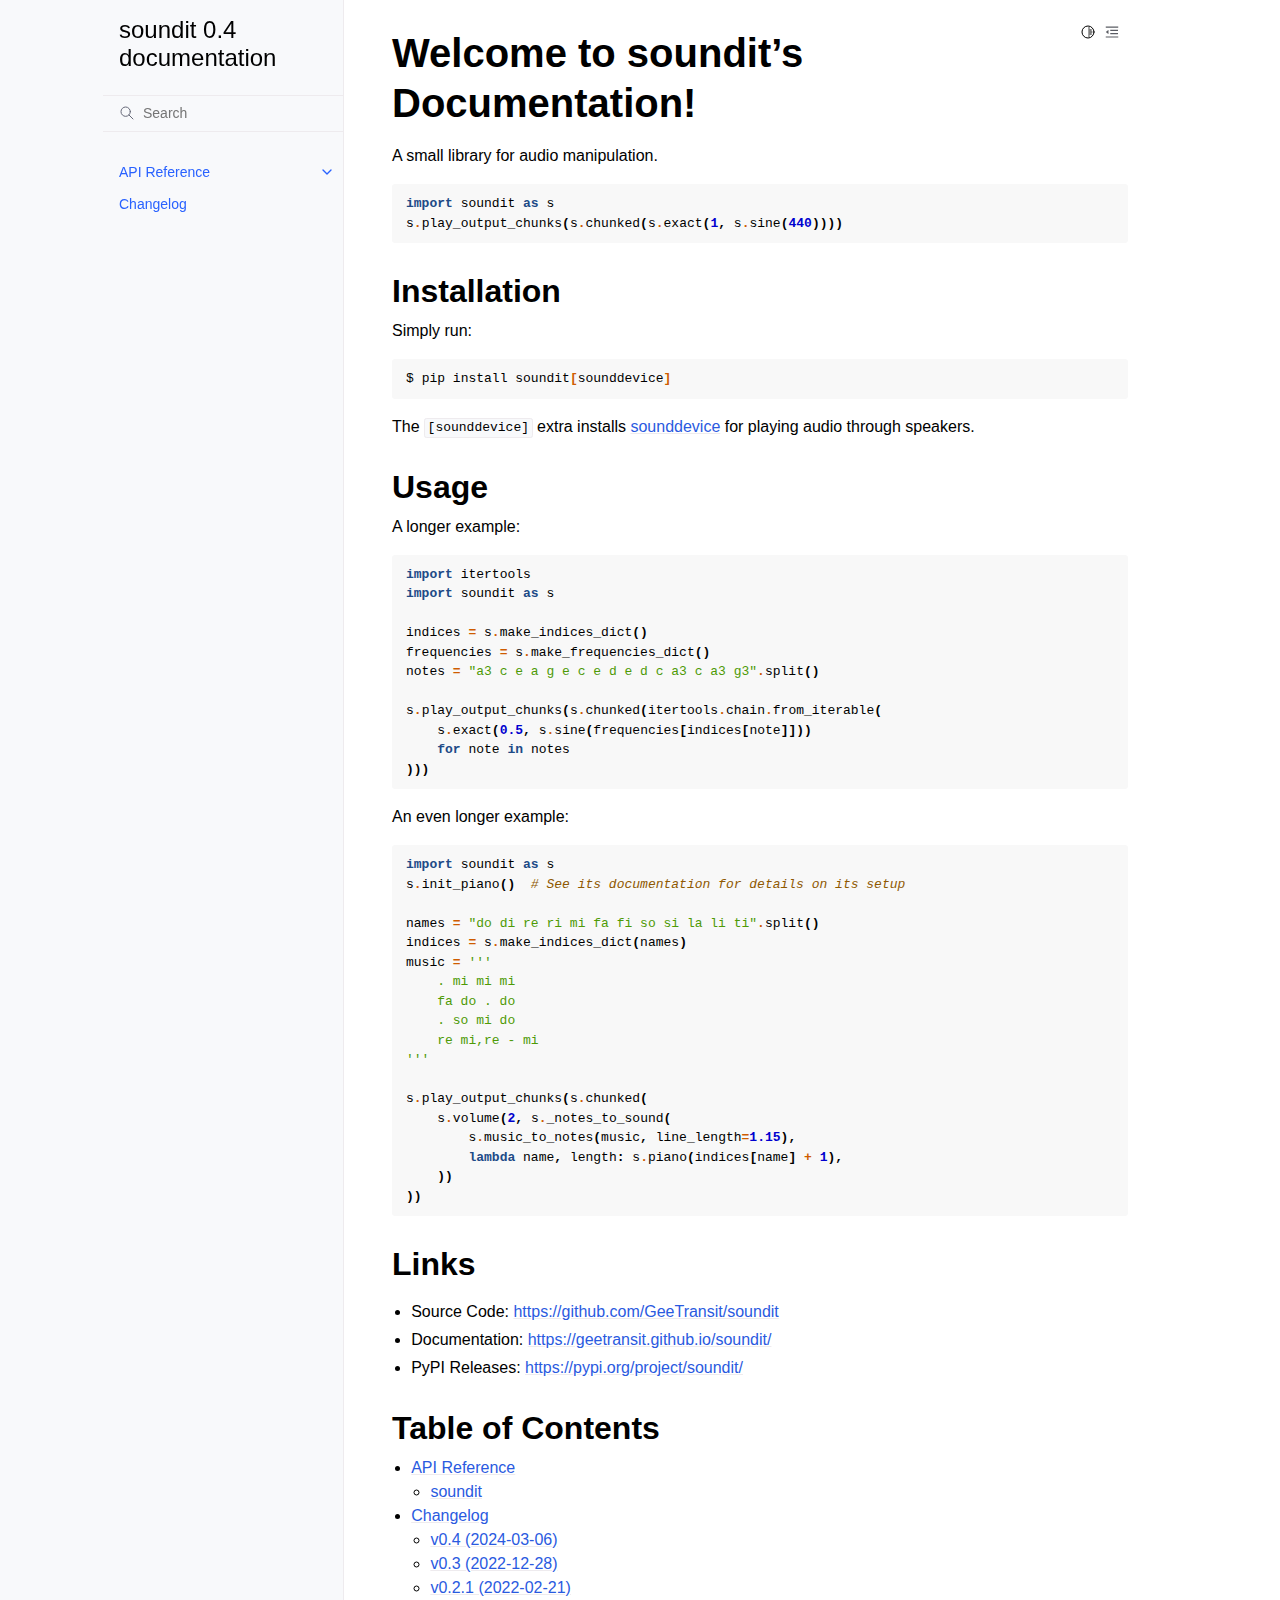
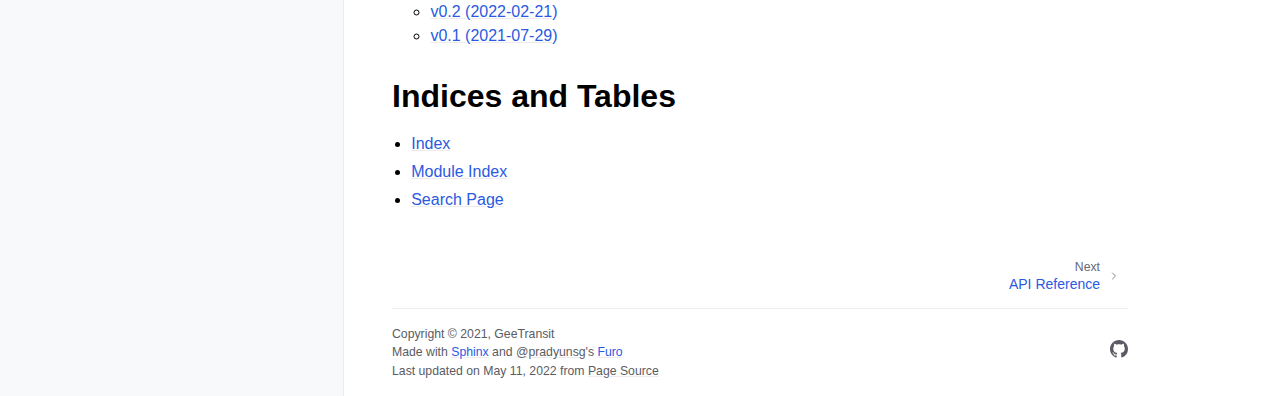
<file: index.html>
<!doctype html>
<html class="no-js" lang="en" data-content_root="./">
  <head><meta charset="utf-8"/>
    <meta name="viewport" content="width=device-width,initial-scale=1"/>
    <meta name="color-scheme" content="light dark"><meta name="viewport" content="width=device-width, initial-scale=1" />

    <meta property="article:modified_time" content="2022-05-11T01:26:57-04:00" /><link rel="index" title="Index" href="genindex/" /><link rel="search" title="Search" href="search/" /><link rel="next" title="API Reference" href="api/" />

    <!-- Generated with Sphinx 7.2.6 and Furo 2024.01.29 -->
        <title>soundit 0.4 documentation</title>
      <link rel="stylesheet" type="text/css" href="_static/pygments.css?v=a746c00c" />
    <link rel="stylesheet" type="text/css" href="_static/styles/furo.css?v=135e06be" />
    <link rel="stylesheet" type="text/css" href="_static/graphviz.css?v=eafc0fe6" />
    <link rel="stylesheet" type="text/css" href="_static/styles/furo-extensions.css?v=36a5483c" />
    <link rel="stylesheet" type="text/css" href="_static/custom.css?v=cdd7e7c4" />
    
    


<style>
  body {
    --color-code-background: #f8f8f8;
  --color-code-foreground: black;
  
  }
  @media not print {
    body[data-theme="dark"] {
      --color-code-background: #202020;
  --color-code-foreground: #d0d0d0;
  
    }
    @media (prefers-color-scheme: dark) {
      body:not([data-theme="light"]) {
        --color-code-background: #202020;
  --color-code-foreground: #d0d0d0;
  
      }
    }
  }
</style></head>
  <body>
    
    <script>
      document.body.dataset.theme = localStorage.getItem("theme") || "auto";
    </script>
    

<svg xmlns="http://www.w3.org/2000/svg" style="display: none;">
  <symbol id="svg-toc" viewBox="0 0 24 24">
    <title>Contents</title>
    <svg stroke="currentColor" fill="currentColor" stroke-width="0" viewBox="0 0 1024 1024">
      <path d="M408 442h480c4.4 0 8-3.6 8-8v-56c0-4.4-3.6-8-8-8H408c-4.4 0-8 3.6-8 8v56c0 4.4 3.6 8 8 8zm-8 204c0 4.4 3.6 8 8 8h480c4.4 0 8-3.6 8-8v-56c0-4.4-3.6-8-8-8H408c-4.4 0-8 3.6-8 8v56zm504-486H120c-4.4 0-8 3.6-8 8v56c0 4.4 3.6 8 8 8h784c4.4 0 8-3.6 8-8v-56c0-4.4-3.6-8-8-8zm0 632H120c-4.4 0-8 3.6-8 8v56c0 4.4 3.6 8 8 8h784c4.4 0 8-3.6 8-8v-56c0-4.4-3.6-8-8-8zM115.4 518.9L271.7 642c5.8 4.6 14.4.5 14.4-6.9V388.9c0-7.4-8.5-11.5-14.4-6.9L115.4 505.1a8.74 8.74 0 0 0 0 13.8z"/>
    </svg>
  </symbol>
  <symbol id="svg-menu" viewBox="0 0 24 24">
    <title>Menu</title>
    <svg xmlns="http://www.w3.org/2000/svg" viewBox="0 0 24 24" fill="none" stroke="currentColor"
      stroke-width="2" stroke-linecap="round" stroke-linejoin="round" class="feather-menu">
      <line x1="3" y1="12" x2="21" y2="12"></line>
      <line x1="3" y1="6" x2="21" y2="6"></line>
      <line x1="3" y1="18" x2="21" y2="18"></line>
    </svg>
  </symbol>
  <symbol id="svg-arrow-right" viewBox="0 0 24 24">
    <title>Expand</title>
    <svg xmlns="http://www.w3.org/2000/svg" viewBox="0 0 24 24" fill="none" stroke="currentColor"
      stroke-width="2" stroke-linecap="round" stroke-linejoin="round" class="feather-chevron-right">
      <polyline points="9 18 15 12 9 6"></polyline>
    </svg>
  </symbol>
  <symbol id="svg-sun" viewBox="0 0 24 24">
    <title>Light mode</title>
    <svg xmlns="http://www.w3.org/2000/svg" viewBox="0 0 24 24" fill="none" stroke="currentColor"
      stroke-width="1.5" stroke-linecap="round" stroke-linejoin="round" class="feather-sun">
      <circle cx="12" cy="12" r="5"></circle>
      <line x1="12" y1="1" x2="12" y2="3"></line>
      <line x1="12" y1="21" x2="12" y2="23"></line>
      <line x1="4.22" y1="4.22" x2="5.64" y2="5.64"></line>
      <line x1="18.36" y1="18.36" x2="19.78" y2="19.78"></line>
      <line x1="1" y1="12" x2="3" y2="12"></line>
      <line x1="21" y1="12" x2="23" y2="12"></line>
      <line x1="4.22" y1="19.78" x2="5.64" y2="18.36"></line>
      <line x1="18.36" y1="5.64" x2="19.78" y2="4.22"></line>
    </svg>
  </symbol>
  <symbol id="svg-moon" viewBox="0 0 24 24">
    <title>Dark mode</title>
    <svg xmlns="http://www.w3.org/2000/svg" viewBox="0 0 24 24" fill="none" stroke="currentColor"
      stroke-width="1.5" stroke-linecap="round" stroke-linejoin="round" class="icon-tabler-moon">
      <path stroke="none" d="M0 0h24v24H0z" fill="none" />
      <path d="M12 3c.132 0 .263 0 .393 0a7.5 7.5 0 0 0 7.92 12.446a9 9 0 1 1 -8.313 -12.454z" />
    </svg>
  </symbol>
  <symbol id="svg-sun-half" viewBox="0 0 24 24">
    <title>Auto light/dark mode</title>
    <svg xmlns="http://www.w3.org/2000/svg" viewBox="0 0 24 24" fill="none" stroke="currentColor"
      stroke-width="1.5" stroke-linecap="round" stroke-linejoin="round" class="icon-tabler-shadow">
      <path stroke="none" d="M0 0h24v24H0z" fill="none"/>
      <circle cx="12" cy="12" r="9" />
      <path d="M13 12h5" />
      <path d="M13 15h4" />
      <path d="M13 18h1" />
      <path d="M13 9h4" />
      <path d="M13 6h1" />
    </svg>
  </symbol>
</svg>

<input type="checkbox" class="sidebar-toggle" name="__navigation" id="__navigation">
<input type="checkbox" class="sidebar-toggle" name="__toc" id="__toc">
<label class="overlay sidebar-overlay" for="__navigation">
  <div class="visually-hidden">Hide navigation sidebar</div>
</label>
<label class="overlay toc-overlay" for="__toc">
  <div class="visually-hidden">Hide table of contents sidebar</div>
</label>



<div class="page">
  <header class="mobile-header">
    <div class="header-left">
      <label class="nav-overlay-icon" for="__navigation">
        <div class="visually-hidden">Toggle site navigation sidebar</div>
        <i class="icon"><svg><use href="#svg-menu"></use></svg></i>
      </label>
    </div>
    <div class="header-center">
      <a href="#" title="soundit 0.4 documentation"><div class="brand">soundit 0.4 documentation</div></a>
    </div>
    <div class="header-right">
      <div class="theme-toggle-container theme-toggle-header">
        <button class="theme-toggle">
          <div class="visually-hidden">Toggle Light / Dark / Auto color theme</div>
          <svg class="theme-icon-when-auto"><use href="#svg-sun-half"></use></svg>
          <svg class="theme-icon-when-dark"><use href="#svg-moon"></use></svg>
          <svg class="theme-icon-when-light"><use href="#svg-sun"></use></svg>
        </button>
      </div>
      <label class="toc-overlay-icon toc-header-icon" for="__toc">
        <div class="visually-hidden">Toggle table of contents sidebar</div>
        <i class="icon"><svg><use href="#svg-toc"></use></svg></i>
      </label>
    </div>
  </header>
  <aside class="sidebar-drawer">
    <div class="sidebar-container">
      
      <div class="sidebar-sticky"><a class="sidebar-brand" href="#">
  
  
  <span class="sidebar-brand-text">soundit 0.4 documentation</span>
  
</a><form class="sidebar-search-container" method="get" action="search/" role="search">
  <input class="sidebar-search" placeholder="Search" name="q" aria-label="Search">
  <input type="hidden" name="check_keywords" value="yes">
  <input type="hidden" name="area" value="default">
</form>
<div id="searchbox"></div><div class="sidebar-scroll"><div class="sidebar-tree">
  <ul>
<li class="toctree-l1 has-children"><a class="reference internal" href="api/">API Reference</a><input class="toctree-checkbox" id="toctree-checkbox-1" name="toctree-checkbox-1" role="switch" type="checkbox"/><label for="toctree-checkbox-1"><div class="visually-hidden">Toggle navigation of API Reference</div><i class="icon"><svg><use href="#svg-arrow-right"></use></svg></i></label><ul>
<li class="toctree-l2"><a class="reference internal" href="api/soundit/">soundit</a></li>
</ul>
</li>
<li class="toctree-l1"><a class="reference internal" href="changelog/">Changelog</a></li>
</ul>

</div>
</div>

      </div>
      
    </div>
  </aside>
  <div class="main">
    <div class="content">
      <div class="article-container">
        <a href="#" class="back-to-top muted-link">
          <svg xmlns="http://www.w3.org/2000/svg" viewBox="0 0 24 24">
            <path d="M13 20h-2V8l-5.5 5.5-1.42-1.42L12 4.16l7.92 7.92-1.42 1.42L13 8v12z"></path>
          </svg>
          <span>Back to top</span>
        </a>
        <div class="content-icon-container"><div class="theme-toggle-container theme-toggle-content">
            <button class="theme-toggle">
              <div class="visually-hidden">Toggle Light / Dark / Auto color theme</div>
              <svg class="theme-icon-when-auto"><use href="#svg-sun-half"></use></svg>
              <svg class="theme-icon-when-dark"><use href="#svg-moon"></use></svg>
              <svg class="theme-icon-when-light"><use href="#svg-sun"></use></svg>
            </button>
          </div>
          <label class="toc-overlay-icon toc-content-icon" for="__toc">
            <div class="visually-hidden">Toggle table of contents sidebar</div>
            <i class="icon"><svg><use href="#svg-toc"></use></svg></i>
          </label>
        </div>
        <article role="main">
          <section id="welcome-to-soundit-s-documentation">
<h1>Welcome to soundit’s Documentation!<a class="headerlink" href="#welcome-to-soundit-s-documentation" title="Link to this heading">#</a></h1>
<p>A small library for audio manipulation.</p>
<div class="highlight-python notranslate"><div class="highlight"><pre><span></span><span class="kn">import</span> <span class="nn">soundit</span> <span class="k">as</span> <span class="nn">s</span>
<span class="n">s</span><span class="o">.</span><span class="n">play_output_chunks</span><span class="p">(</span><span class="n">s</span><span class="o">.</span><span class="n">chunked</span><span class="p">(</span><span class="n">s</span><span class="o">.</span><span class="n">exact</span><span class="p">(</span><span class="mi">1</span><span class="p">,</span> <span class="n">s</span><span class="o">.</span><span class="n">sine</span><span class="p">(</span><span class="mi">440</span><span class="p">))))</span>
</pre></div>
</div>
<section id="installation">
<h2>Installation<a class="headerlink" href="#installation" title="Link to this heading">#</a></h2>
<p>Simply run:</p>
<div class="highlight-bash notranslate"><div class="highlight"><pre><span></span>$<span class="w"> </span>pip<span class="w"> </span>install<span class="w"> </span>soundit<span class="o">[</span>sounddevice<span class="o">]</span>
</pre></div>
</div>
<p>The <code class="docutils literal notranslate"><span class="pre">[sounddevice]</span></code> extra installs <a class="reference external" href="https://python-sounddevice.readthedocs.io/en/0.4.4/">sounddevice</a> for playing audio through
speakers.</p>
</section>
<section id="usage">
<h2>Usage<a class="headerlink" href="#usage" title="Link to this heading">#</a></h2>
<p>A longer example:</p>
<div class="highlight-python notranslate"><div class="highlight"><pre><span></span><span class="kn">import</span> <span class="nn">itertools</span>
<span class="kn">import</span> <span class="nn">soundit</span> <span class="k">as</span> <span class="nn">s</span>

<span class="n">indices</span> <span class="o">=</span> <span class="n">s</span><span class="o">.</span><span class="n">make_indices_dict</span><span class="p">()</span>
<span class="n">frequencies</span> <span class="o">=</span> <span class="n">s</span><span class="o">.</span><span class="n">make_frequencies_dict</span><span class="p">()</span>
<span class="n">notes</span> <span class="o">=</span> <span class="s2">&quot;a3 c e a g e c e d e d c a3 c a3 g3&quot;</span><span class="o">.</span><span class="n">split</span><span class="p">()</span>

<span class="n">s</span><span class="o">.</span><span class="n">play_output_chunks</span><span class="p">(</span><span class="n">s</span><span class="o">.</span><span class="n">chunked</span><span class="p">(</span><span class="n">itertools</span><span class="o">.</span><span class="n">chain</span><span class="o">.</span><span class="n">from_iterable</span><span class="p">(</span>
    <span class="n">s</span><span class="o">.</span><span class="n">exact</span><span class="p">(</span><span class="mf">0.5</span><span class="p">,</span> <span class="n">s</span><span class="o">.</span><span class="n">sine</span><span class="p">(</span><span class="n">frequencies</span><span class="p">[</span><span class="n">indices</span><span class="p">[</span><span class="n">note</span><span class="p">]]))</span>
    <span class="k">for</span> <span class="n">note</span> <span class="ow">in</span> <span class="n">notes</span>
<span class="p">)))</span>
</pre></div>
</div>
<p>An even longer example:</p>
<div class="highlight-python notranslate"><div class="highlight"><pre><span></span><span class="kn">import</span> <span class="nn">soundit</span> <span class="k">as</span> <span class="nn">s</span>
<span class="n">s</span><span class="o">.</span><span class="n">init_piano</span><span class="p">()</span>  <span class="c1"># See its documentation for details on its setup</span>

<span class="n">names</span> <span class="o">=</span> <span class="s2">&quot;do di re ri mi fa fi so si la li ti&quot;</span><span class="o">.</span><span class="n">split</span><span class="p">()</span>
<span class="n">indices</span> <span class="o">=</span> <span class="n">s</span><span class="o">.</span><span class="n">make_indices_dict</span><span class="p">(</span><span class="n">names</span><span class="p">)</span>
<span class="n">music</span> <span class="o">=</span> <span class="s1">&#39;&#39;&#39;</span>
<span class="s1">    . mi mi mi</span>
<span class="s1">    fa do . do</span>
<span class="s1">    . so mi do</span>
<span class="s1">    re mi,re - mi</span>
<span class="s1">&#39;&#39;&#39;</span>

<span class="n">s</span><span class="o">.</span><span class="n">play_output_chunks</span><span class="p">(</span><span class="n">s</span><span class="o">.</span><span class="n">chunked</span><span class="p">(</span>
    <span class="n">s</span><span class="o">.</span><span class="n">volume</span><span class="p">(</span><span class="mi">2</span><span class="p">,</span> <span class="n">s</span><span class="o">.</span><span class="n">_notes_to_sound</span><span class="p">(</span>
        <span class="n">s</span><span class="o">.</span><span class="n">music_to_notes</span><span class="p">(</span><span class="n">music</span><span class="p">,</span> <span class="n">line_length</span><span class="o">=</span><span class="mf">1.15</span><span class="p">),</span>
        <span class="k">lambda</span> <span class="n">name</span><span class="p">,</span> <span class="n">length</span><span class="p">:</span> <span class="n">s</span><span class="o">.</span><span class="n">piano</span><span class="p">(</span><span class="n">indices</span><span class="p">[</span><span class="n">name</span><span class="p">]</span> <span class="o">+</span> <span class="mi">1</span><span class="p">),</span>
    <span class="p">))</span>
<span class="p">))</span>
</pre></div>
</div>
</section>
<section id="links">
<h2>Links<a class="headerlink" href="#links" title="Link to this heading">#</a></h2>
<ul class="simple">
<li><p>Source Code: <a class="reference external" href="https://github.com/GeeTransit/soundit">https://github.com/GeeTransit/soundit</a></p></li>
<li><p>Documentation: <a class="reference external" href="https://geetransit.github.io/soundit/">https://geetransit.github.io/soundit/</a></p></li>
<li><p>PyPI Releases: <a class="reference external" href="https://pypi.org/project/soundit/">https://pypi.org/project/soundit/</a></p></li>
</ul>
</section>
<section id="table-of-contents">
<h2>Table of Contents<a class="headerlink" href="#table-of-contents" title="Link to this heading">#</a></h2>
<div class="toctree-wrapper compound">
<ul>
<li class="toctree-l1"><a class="reference internal" href="api/">API Reference</a><ul>
<li class="toctree-l2"><a class="reference internal" href="api/soundit/">soundit</a></li>
</ul>
</li>
<li class="toctree-l1"><a class="reference internal" href="changelog/">Changelog</a><ul>
<li class="toctree-l2"><a class="reference internal" href="changelog/#v0-4">v0.4 (2024-03-06)</a></li>
<li class="toctree-l2"><a class="reference internal" href="changelog/#v0-3">v0.3 (2022-12-28)</a></li>
<li class="toctree-l2"><a class="reference internal" href="changelog/#v0-2-1">v0.2.1 (2022-02-21)</a></li>
<li class="toctree-l2"><a class="reference internal" href="changelog/#v0-2">v0.2 (2022-02-21)</a></li>
<li class="toctree-l2"><a class="reference internal" href="changelog/#v0-1">v0.1 (2021-07-29)</a></li>
</ul>
</li>
</ul>
</div>
</section>
<section id="indices-and-tables">
<h2>Indices and Tables<a class="headerlink" href="#indices-and-tables" title="Link to this heading">#</a></h2>
<ul class="simple">
<li><p><a class="reference internal" href="genindex/"><span class="std std-ref">Index</span></a></p></li>
<li><p><a class="reference internal" href="py-modindex/"><span class="std std-ref">Module Index</span></a></p></li>
<li><p><a class="reference internal" href="search/"><span class="std std-ref">Search Page</span></a></p></li>
</ul>
</section>
</section>

        </article>
      </div>
      <footer>
        
        <div class="related-pages">
          <a class="next-page" href="api/">
              <div class="page-info">
                <div class="context">
                  <span>Next</span>
                </div>
                <div class="title">API Reference</div>
              </div>
              <svg class="furo-related-icon"><use href="#svg-arrow-right"></use></svg>
            </a>
          
        </div>
        <div class="bottom-of-page">
          <div class="left-details">
            <div class="copyright">
                Copyright &#169; 2021, GeeTransit
            </div>
            Made with <a href="https://www.sphinx-doc.org/">Sphinx</a> and <a class="muted-link" href="https://pradyunsg.me">@pradyunsg</a>'s
            
            <a href="https://github.com/pradyunsg/furo">Furo</a>
            
            
            <div class="last-updated">
              Last updated on May 11, 2022  from  <a class="muted-link" href="_sources/index.rst.txt" rel="nofollow">Page Source</a>
            </div>
          </div>
          <div class="right-details">
            <div class="icons">
              <a class="muted-link" href="https://github.com/GeeTransit/soundit" aria-label="On GitHub">
                <svg stroke="currentColor" fill="currentColor" stroke-width="0" viewBox="0 0 16 16">
                  <path fill-rule="evenodd" d="M8 0C3.58 0 0 3.58 0 8c0 3.54 2.29 6.53 5.47 7.59.4.07.55-.17.55-.38 0-.19-.01-.82-.01-1.49-2.01.37-2.53-.49-2.69-.94-.09-.23-.48-.94-.82-1.13-.28-.15-.68-.52-.01-.53.63-.01 1.08.58 1.23.82.72 1.21 1.87.87 2.33.66.07-.52.28-.87.51-1.07-1.78-.2-3.64-.89-3.64-3.95 0-.87.31-1.59.82-2.15-.08-.2-.36-1.02.08-2.12 0 0 .67-.21 2.2.82.64-.18 1.32-.27 2-.27.68 0 1.36.09 2 .27 1.53-1.04 2.2-.82 2.2-.82.44 1.1.16 1.92.08 2.12.51.56.82 1.27.82 2.15 0 3.07-1.87 3.75-3.65 3.95.29.25.54.73.54 1.48 0 1.07-.01 1.93-.01 2.2 0 .21.15.46.55.38A8.013 8.013 0 0 0 16 8c0-4.42-3.58-8-8-8z"></path>
                </svg>
              </a>
            </div>
          </div>
        </div>
        
      </footer>
    </div>
    <aside class="toc-drawer">
      
      
      <div class="toc-sticky toc-scroll">
        <div class="toc-title-container">
          <span class="toc-title">
            Contents
          </span>
        </div>
        <div class="toc-tree-container">
          <div class="toc-tree">
            <ul>
<li><a class="reference internal" href="#">Welcome to soundit’s Documentation!</a><ul>
<li><a class="reference internal" href="#installation">Installation</a></li>
<li><a class="reference internal" href="#usage">Usage</a></li>
<li><a class="reference internal" href="#links">Links</a></li>
<li><a class="reference internal" href="#table-of-contents">Table of Contents</a></li>
<li><a class="reference internal" href="#indices-and-tables">Indices and Tables</a></li>
</ul>
</li>
</ul>

          </div>
        </div>
      </div>
      
      
    </aside>
  </div>
</div><script src="_static/documentation_options.js?v=751a5dd3"></script>
    <script src="_static/doctools.js?v=888ff710"></script>
    <script src="_static/sphinx_highlight.js?v=dc90522c"></script>
    <script src="_static/scripts/furo.js?v=32e29ea5"></script>
    </body>
</html>
</file>
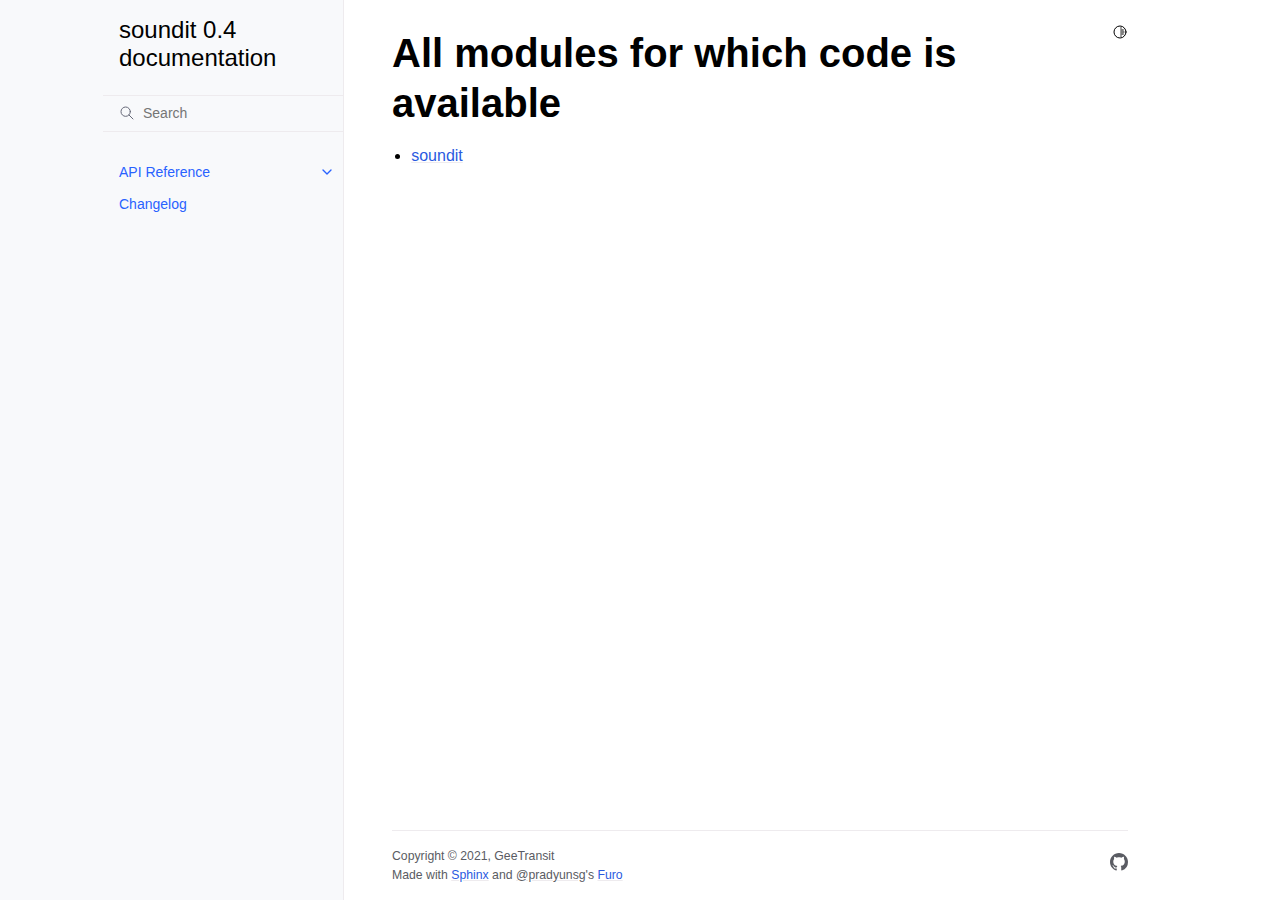
<file: _modules/index.html>
<!doctype html>
<html class="no-js" lang="en" data-content_root="../">
  <head><meta charset="utf-8"/>
    <meta name="viewport" content="width=device-width,initial-scale=1"/>
    <meta name="color-scheme" content="light dark"><link rel="index" title="Index" href="../genindex/" /><link rel="search" title="Search" href="../search/" />

    <!-- Generated with Sphinx 7.2.6 and Furo 2024.01.29 -->
        <title>Overview: module code - soundit 0.4 documentation</title>
      <link rel="stylesheet" type="text/css" href="../_static/pygments.css?v=a746c00c" />
    <link rel="stylesheet" type="text/css" href="../_static/styles/furo.css?v=135e06be" />
    <link rel="stylesheet" type="text/css" href="../_static/graphviz.css?v=eafc0fe6" />
    <link rel="stylesheet" type="text/css" href="../_static/styles/furo-extensions.css?v=36a5483c" />
    <link rel="stylesheet" type="text/css" href="../_static/custom.css?v=cdd7e7c4" />
    
    


<style>
  body {
    --color-code-background: #f8f8f8;
  --color-code-foreground: black;
  
  }
  @media not print {
    body[data-theme="dark"] {
      --color-code-background: #202020;
  --color-code-foreground: #d0d0d0;
  
    }
    @media (prefers-color-scheme: dark) {
      body:not([data-theme="light"]) {
        --color-code-background: #202020;
  --color-code-foreground: #d0d0d0;
  
      }
    }
  }
</style></head>
  <body>
    
    <script>
      document.body.dataset.theme = localStorage.getItem("theme") || "auto";
    </script>
    

<svg xmlns="http://www.w3.org/2000/svg" style="display: none;">
  <symbol id="svg-toc" viewBox="0 0 24 24">
    <title>Contents</title>
    <svg stroke="currentColor" fill="currentColor" stroke-width="0" viewBox="0 0 1024 1024">
      <path d="M408 442h480c4.4 0 8-3.6 8-8v-56c0-4.4-3.6-8-8-8H408c-4.4 0-8 3.6-8 8v56c0 4.4 3.6 8 8 8zm-8 204c0 4.4 3.6 8 8 8h480c4.4 0 8-3.6 8-8v-56c0-4.4-3.6-8-8-8H408c-4.4 0-8 3.6-8 8v56zm504-486H120c-4.4 0-8 3.6-8 8v56c0 4.4 3.6 8 8 8h784c4.4 0 8-3.6 8-8v-56c0-4.4-3.6-8-8-8zm0 632H120c-4.4 0-8 3.6-8 8v56c0 4.4 3.6 8 8 8h784c4.4 0 8-3.6 8-8v-56c0-4.4-3.6-8-8-8zM115.4 518.9L271.7 642c5.8 4.6 14.4.5 14.4-6.9V388.9c0-7.4-8.5-11.5-14.4-6.9L115.4 505.1a8.74 8.74 0 0 0 0 13.8z"/>
    </svg>
  </symbol>
  <symbol id="svg-menu" viewBox="0 0 24 24">
    <title>Menu</title>
    <svg xmlns="http://www.w3.org/2000/svg" viewBox="0 0 24 24" fill="none" stroke="currentColor"
      stroke-width="2" stroke-linecap="round" stroke-linejoin="round" class="feather-menu">
      <line x1="3" y1="12" x2="21" y2="12"></line>
      <line x1="3" y1="6" x2="21" y2="6"></line>
      <line x1="3" y1="18" x2="21" y2="18"></line>
    </svg>
  </symbol>
  <symbol id="svg-arrow-right" viewBox="0 0 24 24">
    <title>Expand</title>
    <svg xmlns="http://www.w3.org/2000/svg" viewBox="0 0 24 24" fill="none" stroke="currentColor"
      stroke-width="2" stroke-linecap="round" stroke-linejoin="round" class="feather-chevron-right">
      <polyline points="9 18 15 12 9 6"></polyline>
    </svg>
  </symbol>
  <symbol id="svg-sun" viewBox="0 0 24 24">
    <title>Light mode</title>
    <svg xmlns="http://www.w3.org/2000/svg" viewBox="0 0 24 24" fill="none" stroke="currentColor"
      stroke-width="1.5" stroke-linecap="round" stroke-linejoin="round" class="feather-sun">
      <circle cx="12" cy="12" r="5"></circle>
      <line x1="12" y1="1" x2="12" y2="3"></line>
      <line x1="12" y1="21" x2="12" y2="23"></line>
      <line x1="4.22" y1="4.22" x2="5.64" y2="5.64"></line>
      <line x1="18.36" y1="18.36" x2="19.78" y2="19.78"></line>
      <line x1="1" y1="12" x2="3" y2="12"></line>
      <line x1="21" y1="12" x2="23" y2="12"></line>
      <line x1="4.22" y1="19.78" x2="5.64" y2="18.36"></line>
      <line x1="18.36" y1="5.64" x2="19.78" y2="4.22"></line>
    </svg>
  </symbol>
  <symbol id="svg-moon" viewBox="0 0 24 24">
    <title>Dark mode</title>
    <svg xmlns="http://www.w3.org/2000/svg" viewBox="0 0 24 24" fill="none" stroke="currentColor"
      stroke-width="1.5" stroke-linecap="round" stroke-linejoin="round" class="icon-tabler-moon">
      <path stroke="none" d="M0 0h24v24H0z" fill="none" />
      <path d="M12 3c.132 0 .263 0 .393 0a7.5 7.5 0 0 0 7.92 12.446a9 9 0 1 1 -8.313 -12.454z" />
    </svg>
  </symbol>
  <symbol id="svg-sun-half" viewBox="0 0 24 24">
    <title>Auto light/dark mode</title>
    <svg xmlns="http://www.w3.org/2000/svg" viewBox="0 0 24 24" fill="none" stroke="currentColor"
      stroke-width="1.5" stroke-linecap="round" stroke-linejoin="round" class="icon-tabler-shadow">
      <path stroke="none" d="M0 0h24v24H0z" fill="none"/>
      <circle cx="12" cy="12" r="9" />
      <path d="M13 12h5" />
      <path d="M13 15h4" />
      <path d="M13 18h1" />
      <path d="M13 9h4" />
      <path d="M13 6h1" />
    </svg>
  </symbol>
</svg>

<input type="checkbox" class="sidebar-toggle" name="__navigation" id="__navigation">
<input type="checkbox" class="sidebar-toggle" name="__toc" id="__toc">
<label class="overlay sidebar-overlay" for="__navigation">
  <div class="visually-hidden">Hide navigation sidebar</div>
</label>
<label class="overlay toc-overlay" for="__toc">
  <div class="visually-hidden">Hide table of contents sidebar</div>
</label>



<div class="page">
  <header class="mobile-header">
    <div class="header-left">
      <label class="nav-overlay-icon" for="__navigation">
        <div class="visually-hidden">Toggle site navigation sidebar</div>
        <i class="icon"><svg><use href="#svg-menu"></use></svg></i>
      </label>
    </div>
    <div class="header-center">
      <a href="../" title="soundit 0.4 documentation"><div class="brand">soundit 0.4 documentation</div></a>
    </div>
    <div class="header-right">
      <div class="theme-toggle-container theme-toggle-header">
        <button class="theme-toggle">
          <div class="visually-hidden">Toggle Light / Dark / Auto color theme</div>
          <svg class="theme-icon-when-auto"><use href="#svg-sun-half"></use></svg>
          <svg class="theme-icon-when-dark"><use href="#svg-moon"></use></svg>
          <svg class="theme-icon-when-light"><use href="#svg-sun"></use></svg>
        </button>
      </div>
      <label class="toc-overlay-icon toc-header-icon no-toc" for="__toc">
        <div class="visually-hidden">Toggle table of contents sidebar</div>
        <i class="icon"><svg><use href="#svg-toc"></use></svg></i>
      </label>
    </div>
  </header>
  <aside class="sidebar-drawer">
    <div class="sidebar-container">
      
      <div class="sidebar-sticky"><a class="sidebar-brand" href="../">
  
  
  <span class="sidebar-brand-text">soundit 0.4 documentation</span>
  
</a><form class="sidebar-search-container" method="get" action="../search/" role="search">
  <input class="sidebar-search" placeholder="Search" name="q" aria-label="Search">
  <input type="hidden" name="check_keywords" value="yes">
  <input type="hidden" name="area" value="default">
</form>
<div id="searchbox"></div><div class="sidebar-scroll"><div class="sidebar-tree">
  <ul>
<li class="toctree-l1 has-children"><a class="reference internal" href="../api/">API Reference</a><input class="toctree-checkbox" id="toctree-checkbox-1" name="toctree-checkbox-1" role="switch" type="checkbox"/><label for="toctree-checkbox-1"><div class="visually-hidden">Toggle navigation of API Reference</div><i class="icon"><svg><use href="#svg-arrow-right"></use></svg></i></label><ul>
<li class="toctree-l2"><a class="reference internal" href="../api/soundit/">soundit</a></li>
</ul>
</li>
<li class="toctree-l1"><a class="reference internal" href="../changelog/">Changelog</a></li>
</ul>

</div>
</div>

      </div>
      
    </div>
  </aside>
  <div class="main">
    <div class="content">
      <div class="article-container">
        <a href="#" class="back-to-top muted-link">
          <svg xmlns="http://www.w3.org/2000/svg" viewBox="0 0 24 24">
            <path d="M13 20h-2V8l-5.5 5.5-1.42-1.42L12 4.16l7.92 7.92-1.42 1.42L13 8v12z"></path>
          </svg>
          <span>Back to top</span>
        </a>
        <div class="content-icon-container"><div class="theme-toggle-container theme-toggle-content">
            <button class="theme-toggle">
              <div class="visually-hidden">Toggle Light / Dark / Auto color theme</div>
              <svg class="theme-icon-when-auto"><use href="#svg-sun-half"></use></svg>
              <svg class="theme-icon-when-dark"><use href="#svg-moon"></use></svg>
              <svg class="theme-icon-when-light"><use href="#svg-sun"></use></svg>
            </button>
          </div>
          <label class="toc-overlay-icon toc-content-icon no-toc" for="__toc">
            <div class="visually-hidden">Toggle table of contents sidebar</div>
            <i class="icon"><svg><use href="#svg-toc"></use></svg></i>
          </label>
        </div>
        <article role="main">
          <h1>All modules for which code is available</h1>
<ul><li><a href="soundit/">soundit</a></li>
</ul>
        </article>
      </div>
      <footer>
        
        <div class="related-pages">
          
          
        </div>
        <div class="bottom-of-page">
          <div class="left-details">
            <div class="copyright">
                Copyright &#169; 2021, GeeTransit
            </div>
            Made with <a href="https://www.sphinx-doc.org/">Sphinx</a> and <a class="muted-link" href="https://pradyunsg.me">@pradyunsg</a>'s
            
            <a href="https://github.com/pradyunsg/furo">Furo</a>
            
            
          </div>
          <div class="right-details">
            <div class="icons">
              <a class="muted-link" href="https://github.com/GeeTransit/soundit" aria-label="On GitHub">
                <svg stroke="currentColor" fill="currentColor" stroke-width="0" viewBox="0 0 16 16">
                  <path fill-rule="evenodd" d="M8 0C3.58 0 0 3.58 0 8c0 3.54 2.29 6.53 5.47 7.59.4.07.55-.17.55-.38 0-.19-.01-.82-.01-1.49-2.01.37-2.53-.49-2.69-.94-.09-.23-.48-.94-.82-1.13-.28-.15-.68-.52-.01-.53.63-.01 1.08.58 1.23.82.72 1.21 1.87.87 2.33.66.07-.52.28-.87.51-1.07-1.78-.2-3.64-.89-3.64-3.95 0-.87.31-1.59.82-2.15-.08-.2-.36-1.02.08-2.12 0 0 .67-.21 2.2.82.64-.18 1.32-.27 2-.27.68 0 1.36.09 2 .27 1.53-1.04 2.2-.82 2.2-.82.44 1.1.16 1.92.08 2.12.51.56.82 1.27.82 2.15 0 3.07-1.87 3.75-3.65 3.95.29.25.54.73.54 1.48 0 1.07-.01 1.93-.01 2.2 0 .21.15.46.55.38A8.013 8.013 0 0 0 16 8c0-4.42-3.58-8-8-8z"></path>
                </svg>
              </a>
            </div>
          </div>
        </div>
        
      </footer>
    </div>
    <aside class="toc-drawer no-toc">
      
      
      
    </aside>
  </div>
</div><script src="../_static/documentation_options.js?v=751a5dd3"></script>
    <script src="../_static/doctools.js?v=888ff710"></script>
    <script src="../_static/sphinx_highlight.js?v=dc90522c"></script>
    <script src="../_static/scripts/furo.js?v=32e29ea5"></script>
    </body>
</html>
</file>
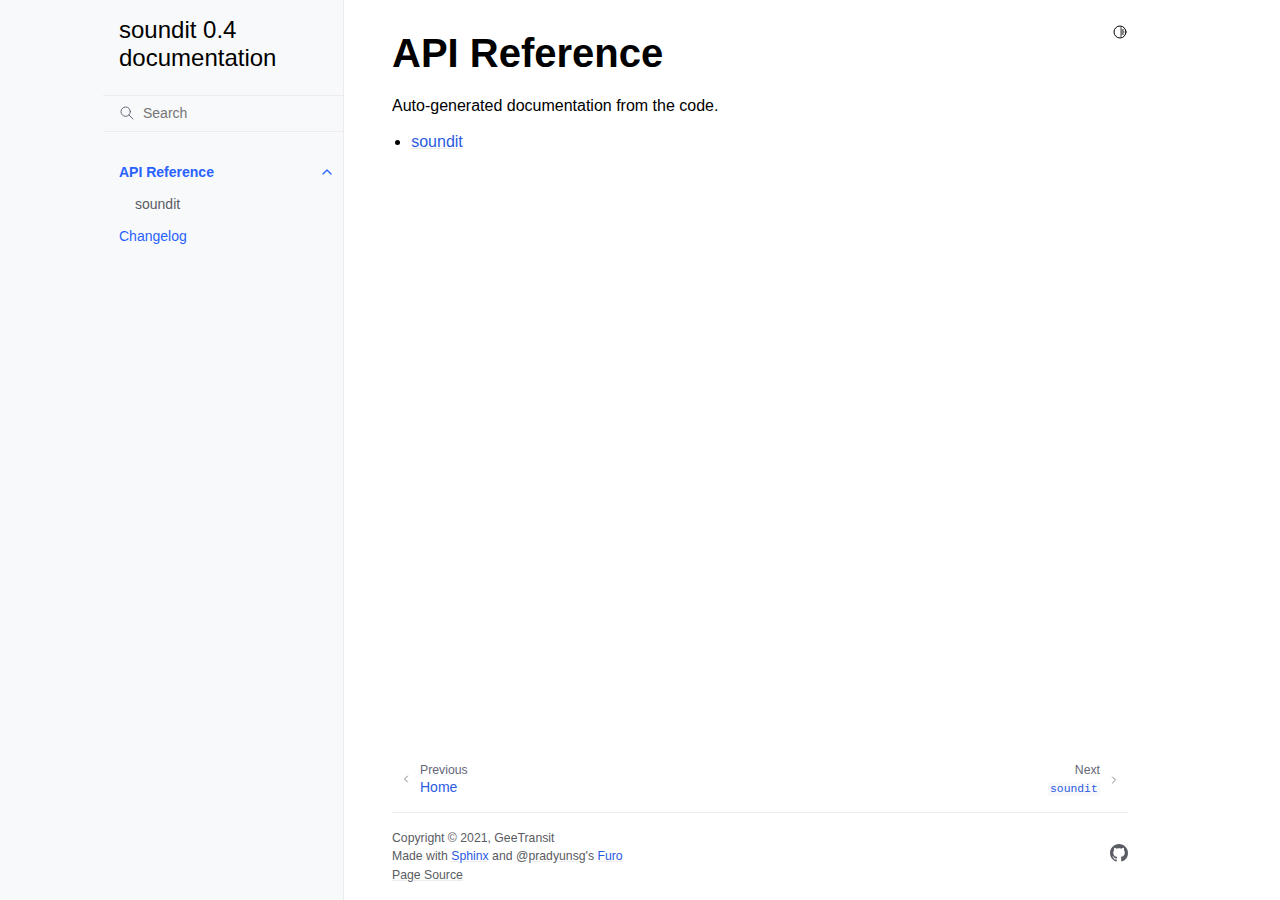
<file: api/index.html>
<!doctype html>
<html class="no-js" lang="en" data-content_root="../">
  <head><meta charset="utf-8"/>
    <meta name="viewport" content="width=device-width,initial-scale=1"/>
    <meta name="color-scheme" content="light dark"><meta name="viewport" content="width=device-width, initial-scale=1" />
<link rel="index" title="Index" href="../genindex/" /><link rel="search" title="Search" href="../search/" /><link rel="next" title="soundit" href="soundit/" /><link rel="prev" title="Welcome to soundit’s Documentation!" href="../" />

    <!-- Generated with Sphinx 7.2.6 and Furo 2024.01.29 -->
        <title>API Reference - soundit 0.4 documentation</title>
      <link rel="stylesheet" type="text/css" href="../_static/pygments.css?v=a746c00c" />
    <link rel="stylesheet" type="text/css" href="../_static/styles/furo.css?v=135e06be" />
    <link rel="stylesheet" type="text/css" href="../_static/graphviz.css?v=eafc0fe6" />
    <link rel="stylesheet" type="text/css" href="../_static/styles/furo-extensions.css?v=36a5483c" />
    <link rel="stylesheet" type="text/css" href="../_static/custom.css?v=cdd7e7c4" />
    
    


<style>
  body {
    --color-code-background: #f8f8f8;
  --color-code-foreground: black;
  
  }
  @media not print {
    body[data-theme="dark"] {
      --color-code-background: #202020;
  --color-code-foreground: #d0d0d0;
  
    }
    @media (prefers-color-scheme: dark) {
      body:not([data-theme="light"]) {
        --color-code-background: #202020;
  --color-code-foreground: #d0d0d0;
  
      }
    }
  }
</style></head>
  <body>
    
    <script>
      document.body.dataset.theme = localStorage.getItem("theme") || "auto";
    </script>
    

<svg xmlns="http://www.w3.org/2000/svg" style="display: none;">
  <symbol id="svg-toc" viewBox="0 0 24 24">
    <title>Contents</title>
    <svg stroke="currentColor" fill="currentColor" stroke-width="0" viewBox="0 0 1024 1024">
      <path d="M408 442h480c4.4 0 8-3.6 8-8v-56c0-4.4-3.6-8-8-8H408c-4.4 0-8 3.6-8 8v56c0 4.4 3.6 8 8 8zm-8 204c0 4.4 3.6 8 8 8h480c4.4 0 8-3.6 8-8v-56c0-4.4-3.6-8-8-8H408c-4.4 0-8 3.6-8 8v56zm504-486H120c-4.4 0-8 3.6-8 8v56c0 4.4 3.6 8 8 8h784c4.4 0 8-3.6 8-8v-56c0-4.4-3.6-8-8-8zm0 632H120c-4.4 0-8 3.6-8 8v56c0 4.4 3.6 8 8 8h784c4.4 0 8-3.6 8-8v-56c0-4.4-3.6-8-8-8zM115.4 518.9L271.7 642c5.8 4.6 14.4.5 14.4-6.9V388.9c0-7.4-8.5-11.5-14.4-6.9L115.4 505.1a8.74 8.74 0 0 0 0 13.8z"/>
    </svg>
  </symbol>
  <symbol id="svg-menu" viewBox="0 0 24 24">
    <title>Menu</title>
    <svg xmlns="http://www.w3.org/2000/svg" viewBox="0 0 24 24" fill="none" stroke="currentColor"
      stroke-width="2" stroke-linecap="round" stroke-linejoin="round" class="feather-menu">
      <line x1="3" y1="12" x2="21" y2="12"></line>
      <line x1="3" y1="6" x2="21" y2="6"></line>
      <line x1="3" y1="18" x2="21" y2="18"></line>
    </svg>
  </symbol>
  <symbol id="svg-arrow-right" viewBox="0 0 24 24">
    <title>Expand</title>
    <svg xmlns="http://www.w3.org/2000/svg" viewBox="0 0 24 24" fill="none" stroke="currentColor"
      stroke-width="2" stroke-linecap="round" stroke-linejoin="round" class="feather-chevron-right">
      <polyline points="9 18 15 12 9 6"></polyline>
    </svg>
  </symbol>
  <symbol id="svg-sun" viewBox="0 0 24 24">
    <title>Light mode</title>
    <svg xmlns="http://www.w3.org/2000/svg" viewBox="0 0 24 24" fill="none" stroke="currentColor"
      stroke-width="1.5" stroke-linecap="round" stroke-linejoin="round" class="feather-sun">
      <circle cx="12" cy="12" r="5"></circle>
      <line x1="12" y1="1" x2="12" y2="3"></line>
      <line x1="12" y1="21" x2="12" y2="23"></line>
      <line x1="4.22" y1="4.22" x2="5.64" y2="5.64"></line>
      <line x1="18.36" y1="18.36" x2="19.78" y2="19.78"></line>
      <line x1="1" y1="12" x2="3" y2="12"></line>
      <line x1="21" y1="12" x2="23" y2="12"></line>
      <line x1="4.22" y1="19.78" x2="5.64" y2="18.36"></line>
      <line x1="18.36" y1="5.64" x2="19.78" y2="4.22"></line>
    </svg>
  </symbol>
  <symbol id="svg-moon" viewBox="0 0 24 24">
    <title>Dark mode</title>
    <svg xmlns="http://www.w3.org/2000/svg" viewBox="0 0 24 24" fill="none" stroke="currentColor"
      stroke-width="1.5" stroke-linecap="round" stroke-linejoin="round" class="icon-tabler-moon">
      <path stroke="none" d="M0 0h24v24H0z" fill="none" />
      <path d="M12 3c.132 0 .263 0 .393 0a7.5 7.5 0 0 0 7.92 12.446a9 9 0 1 1 -8.313 -12.454z" />
    </svg>
  </symbol>
  <symbol id="svg-sun-half" viewBox="0 0 24 24">
    <title>Auto light/dark mode</title>
    <svg xmlns="http://www.w3.org/2000/svg" viewBox="0 0 24 24" fill="none" stroke="currentColor"
      stroke-width="1.5" stroke-linecap="round" stroke-linejoin="round" class="icon-tabler-shadow">
      <path stroke="none" d="M0 0h24v24H0z" fill="none"/>
      <circle cx="12" cy="12" r="9" />
      <path d="M13 12h5" />
      <path d="M13 15h4" />
      <path d="M13 18h1" />
      <path d="M13 9h4" />
      <path d="M13 6h1" />
    </svg>
  </symbol>
</svg>

<input type="checkbox" class="sidebar-toggle" name="__navigation" id="__navigation">
<input type="checkbox" class="sidebar-toggle" name="__toc" id="__toc">
<label class="overlay sidebar-overlay" for="__navigation">
  <div class="visually-hidden">Hide navigation sidebar</div>
</label>
<label class="overlay toc-overlay" for="__toc">
  <div class="visually-hidden">Hide table of contents sidebar</div>
</label>



<div class="page">
  <header class="mobile-header">
    <div class="header-left">
      <label class="nav-overlay-icon" for="__navigation">
        <div class="visually-hidden">Toggle site navigation sidebar</div>
        <i class="icon"><svg><use href="#svg-menu"></use></svg></i>
      </label>
    </div>
    <div class="header-center">
      <a href="../" title="soundit 0.4 documentation"><div class="brand">soundit 0.4 documentation</div></a>
    </div>
    <div class="header-right">
      <div class="theme-toggle-container theme-toggle-header">
        <button class="theme-toggle">
          <div class="visually-hidden">Toggle Light / Dark / Auto color theme</div>
          <svg class="theme-icon-when-auto"><use href="#svg-sun-half"></use></svg>
          <svg class="theme-icon-when-dark"><use href="#svg-moon"></use></svg>
          <svg class="theme-icon-when-light"><use href="#svg-sun"></use></svg>
        </button>
      </div>
      <label class="toc-overlay-icon toc-header-icon no-toc" for="__toc">
        <div class="visually-hidden">Toggle table of contents sidebar</div>
        <i class="icon"><svg><use href="#svg-toc"></use></svg></i>
      </label>
    </div>
  </header>
  <aside class="sidebar-drawer">
    <div class="sidebar-container">
      
      <div class="sidebar-sticky"><a class="sidebar-brand" href="../">
  
  
  <span class="sidebar-brand-text">soundit 0.4 documentation</span>
  
</a><form class="sidebar-search-container" method="get" action="../search/" role="search">
  <input class="sidebar-search" placeholder="Search" name="q" aria-label="Search">
  <input type="hidden" name="check_keywords" value="yes">
  <input type="hidden" name="area" value="default">
</form>
<div id="searchbox"></div><div class="sidebar-scroll"><div class="sidebar-tree">
  <ul class="current">
<li class="toctree-l1 current has-children current-page"><a class="current reference internal" href="#">API Reference</a><input checked="" class="toctree-checkbox" id="toctree-checkbox-1" name="toctree-checkbox-1" role="switch" type="checkbox"/><label for="toctree-checkbox-1"><div class="visually-hidden">Toggle navigation of API Reference</div><i class="icon"><svg><use href="#svg-arrow-right"></use></svg></i></label><ul>
<li class="toctree-l2"><a class="reference internal" href="soundit/">soundit</a></li>
</ul>
</li>
<li class="toctree-l1"><a class="reference internal" href="../changelog/">Changelog</a></li>
</ul>

</div>
</div>

      </div>
      
    </div>
  </aside>
  <div class="main">
    <div class="content">
      <div class="article-container">
        <a href="#" class="back-to-top muted-link">
          <svg xmlns="http://www.w3.org/2000/svg" viewBox="0 0 24 24">
            <path d="M13 20h-2V8l-5.5 5.5-1.42-1.42L12 4.16l7.92 7.92-1.42 1.42L13 8v12z"></path>
          </svg>
          <span>Back to top</span>
        </a>
        <div class="content-icon-container"><div class="theme-toggle-container theme-toggle-content">
            <button class="theme-toggle">
              <div class="visually-hidden">Toggle Light / Dark / Auto color theme</div>
              <svg class="theme-icon-when-auto"><use href="#svg-sun-half"></use></svg>
              <svg class="theme-icon-when-dark"><use href="#svg-moon"></use></svg>
              <svg class="theme-icon-when-light"><use href="#svg-sun"></use></svg>
            </button>
          </div>
          <label class="toc-overlay-icon toc-content-icon no-toc" for="__toc">
            <div class="visually-hidden">Toggle table of contents sidebar</div>
            <i class="icon"><svg><use href="#svg-toc"></use></svg></i>
          </label>
        </div>
        <article role="main">
          <section id="api-reference">
<h1>API Reference<a class="headerlink" href="#api-reference" title="Link to this heading">#</a></h1>
<p>Auto-generated documentation from the code.</p>
<div class="toctree-wrapper compound">
<ul>
<li class="toctree-l1"><a class="reference internal" href="soundit/">soundit</a></li>
</ul>
</div>
</section>

        </article>
      </div>
      <footer>
        
        <div class="related-pages">
          <a class="next-page" href="soundit/">
              <div class="page-info">
                <div class="context">
                  <span>Next</span>
                </div>
                <div class="title"><code class="xref py py-mod docutils literal notranslate"><span class="pre">soundit</span></code></div>
              </div>
              <svg class="furo-related-icon"><use href="#svg-arrow-right"></use></svg>
            </a>
          <a class="prev-page" href="../">
              <svg class="furo-related-icon"><use href="#svg-arrow-right"></use></svg>
              <div class="page-info">
                <div class="context">
                  <span>Previous</span>
                </div>
                
                <div class="title">Home</div>
                
              </div>
            </a>
        </div>
        <div class="bottom-of-page">
          <div class="left-details">
            <div class="copyright">
                Copyright &#169; 2021, GeeTransit
            </div>
            Made with <a href="https://www.sphinx-doc.org/">Sphinx</a> and <a class="muted-link" href="https://pradyunsg.me">@pradyunsg</a>'s
            
            <a href="https://github.com/pradyunsg/furo">Furo</a>
            
            
            <div class="last-updated">
                <a class="muted-link" href="../_sources/api/index.rst.txt" rel="nofollow">Page Source</a>
            </div>
          </div>
          <div class="right-details">
            <div class="icons">
              <a class="muted-link" href="https://github.com/GeeTransit/soundit" aria-label="On GitHub">
                <svg stroke="currentColor" fill="currentColor" stroke-width="0" viewBox="0 0 16 16">
                  <path fill-rule="evenodd" d="M8 0C3.58 0 0 3.58 0 8c0 3.54 2.29 6.53 5.47 7.59.4.07.55-.17.55-.38 0-.19-.01-.82-.01-1.49-2.01.37-2.53-.49-2.69-.94-.09-.23-.48-.94-.82-1.13-.28-.15-.68-.52-.01-.53.63-.01 1.08.58 1.23.82.72 1.21 1.87.87 2.33.66.07-.52.28-.87.51-1.07-1.78-.2-3.64-.89-3.64-3.95 0-.87.31-1.59.82-2.15-.08-.2-.36-1.02.08-2.12 0 0 .67-.21 2.2.82.64-.18 1.32-.27 2-.27.68 0 1.36.09 2 .27 1.53-1.04 2.2-.82 2.2-.82.44 1.1.16 1.92.08 2.12.51.56.82 1.27.82 2.15 0 3.07-1.87 3.75-3.65 3.95.29.25.54.73.54 1.48 0 1.07-.01 1.93-.01 2.2 0 .21.15.46.55.38A8.013 8.013 0 0 0 16 8c0-4.42-3.58-8-8-8z"></path>
                </svg>
              </a>
            </div>
          </div>
        </div>
        
      </footer>
    </div>
    <aside class="toc-drawer no-toc">
      
      
      
    </aside>
  </div>
</div><script src="../_static/documentation_options.js?v=751a5dd3"></script>
    <script src="../_static/doctools.js?v=888ff710"></script>
    <script src="../_static/sphinx_highlight.js?v=dc90522c"></script>
    <script src="../_static/scripts/furo.js?v=32e29ea5"></script>
    </body>
</html>
</file>
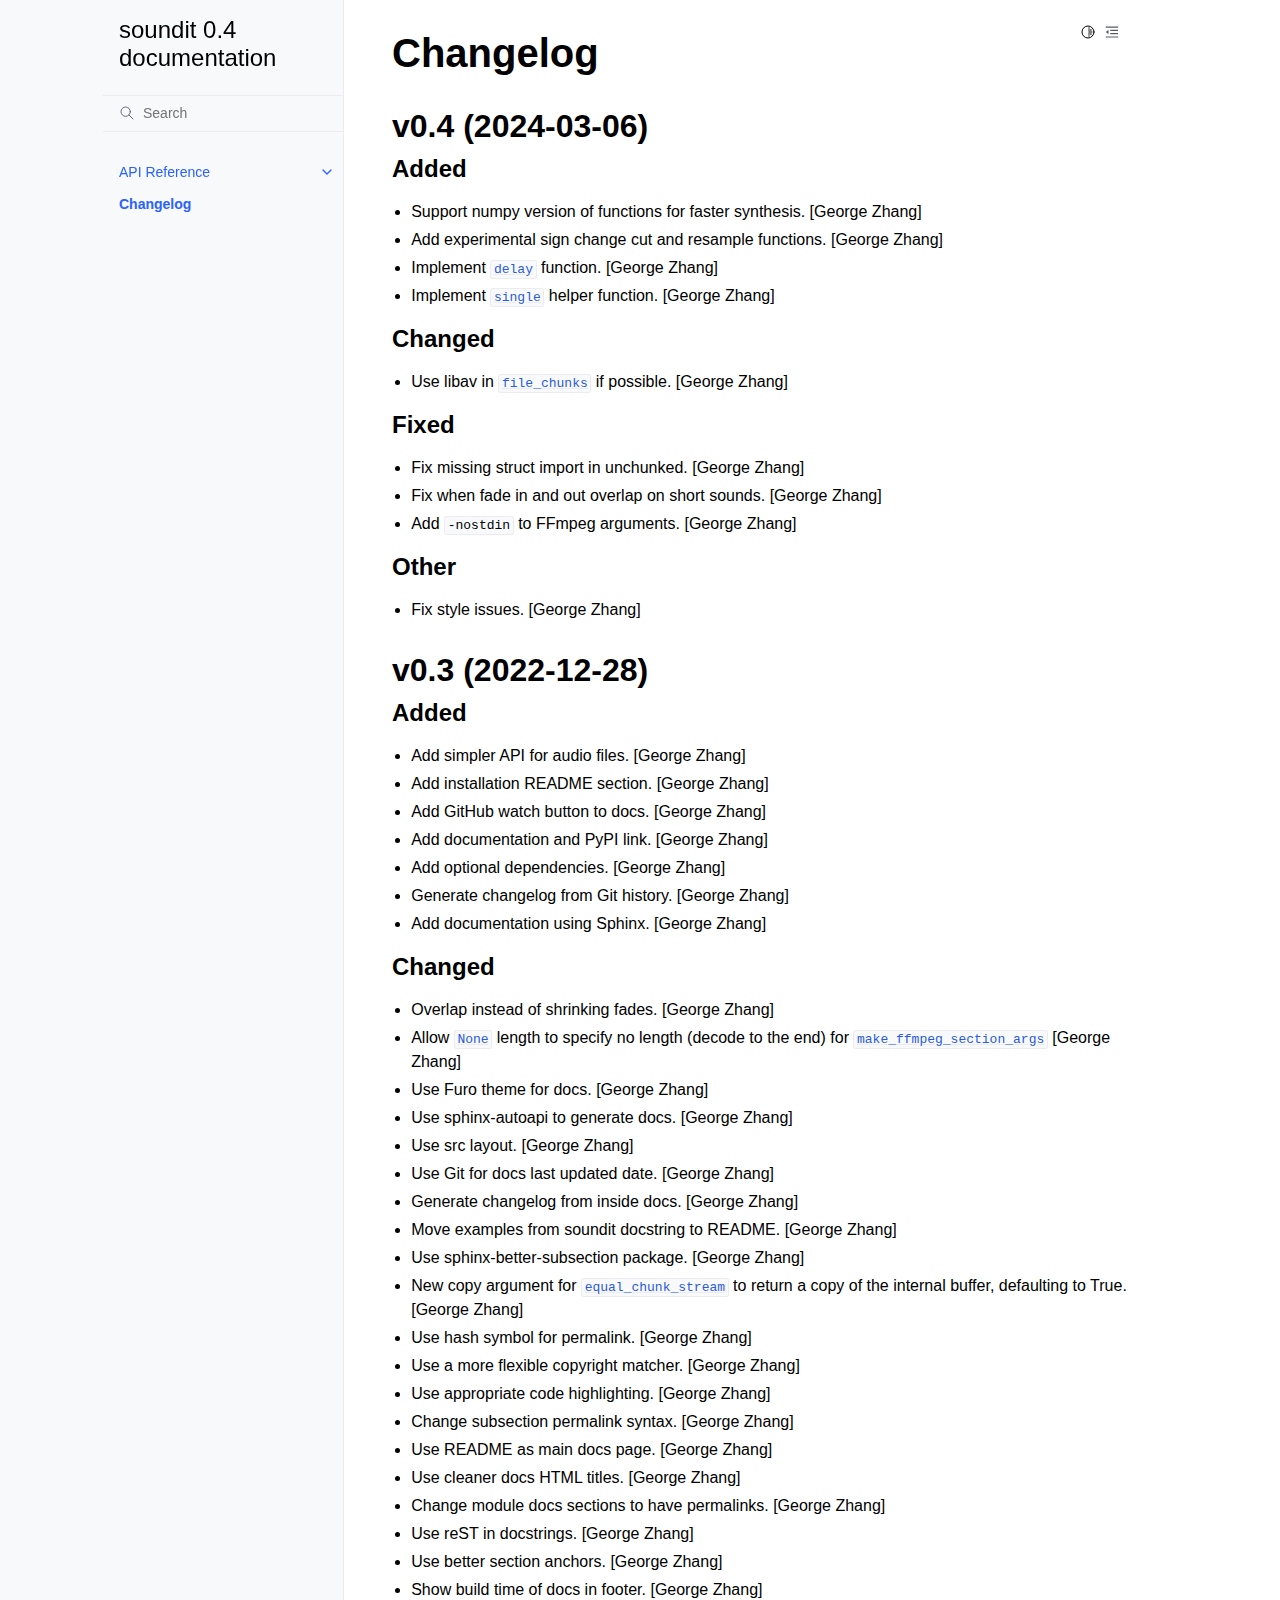
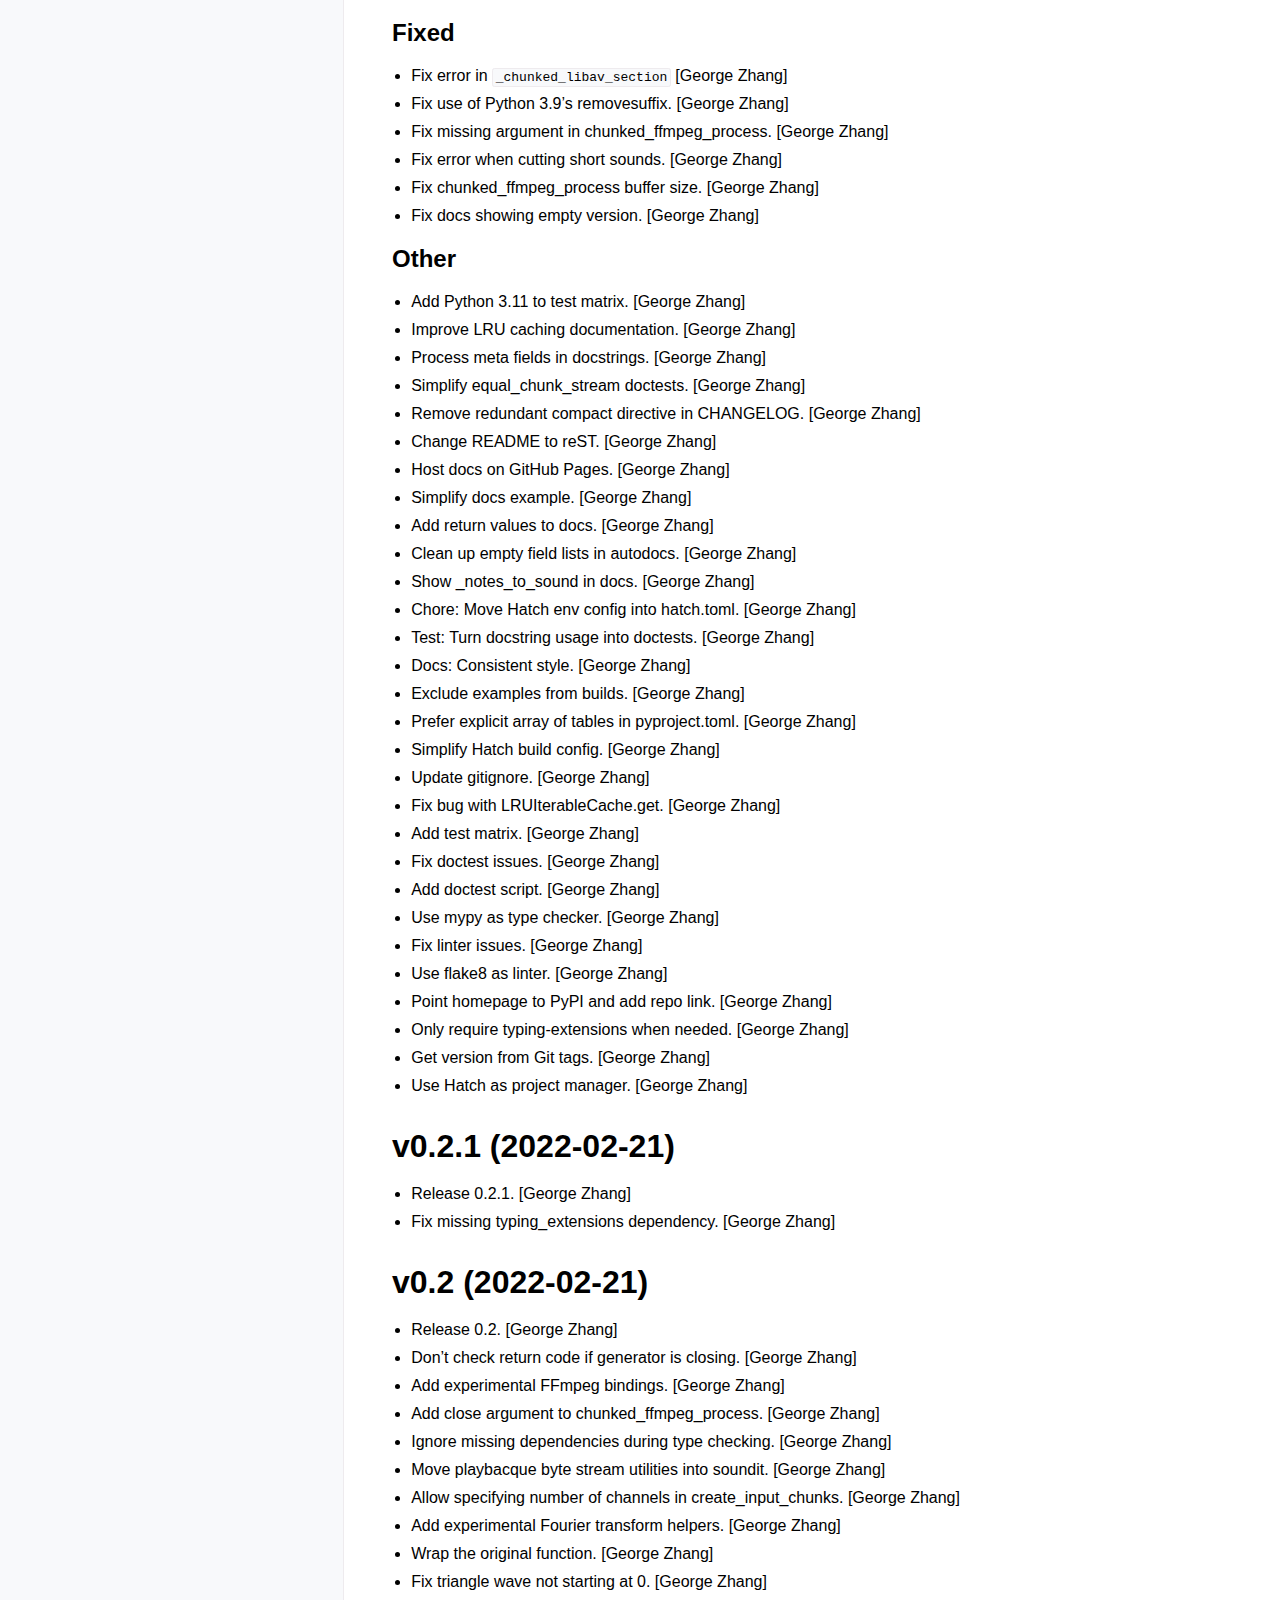
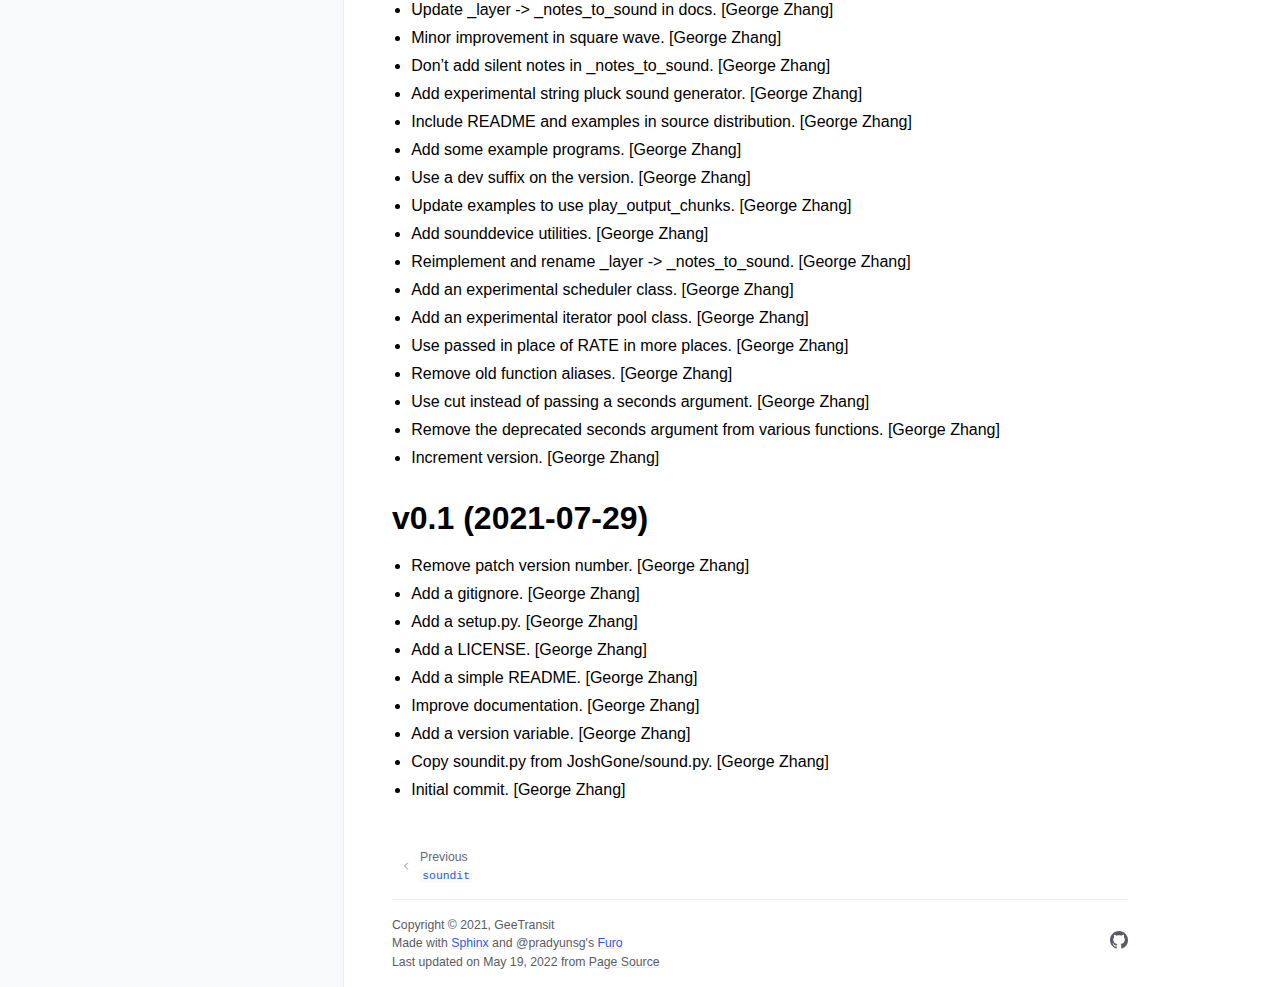
<file: changelog/index.html>
<!doctype html>
<html class="no-js" lang="en" data-content_root="../">
  <head><meta charset="utf-8"/>
    <meta name="viewport" content="width=device-width,initial-scale=1"/>
    <meta name="color-scheme" content="light dark"><meta name="viewport" content="width=device-width, initial-scale=1" />

    <meta property="article:modified_time" content="2022-05-19T01:50:19-04:00" /><link rel="index" title="Index" href="../genindex/" /><link rel="search" title="Search" href="../search/" /><link rel="prev" title="soundit" href="../api/soundit/" />

    <!-- Generated with Sphinx 7.2.6 and Furo 2024.01.29 -->
        <title>Changelog - soundit 0.4 documentation</title>
      <link rel="stylesheet" type="text/css" href="../_static/pygments.css?v=a746c00c" />
    <link rel="stylesheet" type="text/css" href="../_static/styles/furo.css?v=135e06be" />
    <link rel="stylesheet" type="text/css" href="../_static/graphviz.css?v=eafc0fe6" />
    <link rel="stylesheet" type="text/css" href="../_static/styles/furo-extensions.css?v=36a5483c" />
    <link rel="stylesheet" type="text/css" href="../_static/custom.css?v=cdd7e7c4" />
    
    


<style>
  body {
    --color-code-background: #f8f8f8;
  --color-code-foreground: black;
  
  }
  @media not print {
    body[data-theme="dark"] {
      --color-code-background: #202020;
  --color-code-foreground: #d0d0d0;
  
    }
    @media (prefers-color-scheme: dark) {
      body:not([data-theme="light"]) {
        --color-code-background: #202020;
  --color-code-foreground: #d0d0d0;
  
      }
    }
  }
</style></head>
  <body>
    
    <script>
      document.body.dataset.theme = localStorage.getItem("theme") || "auto";
    </script>
    

<svg xmlns="http://www.w3.org/2000/svg" style="display: none;">
  <symbol id="svg-toc" viewBox="0 0 24 24">
    <title>Contents</title>
    <svg stroke="currentColor" fill="currentColor" stroke-width="0" viewBox="0 0 1024 1024">
      <path d="M408 442h480c4.4 0 8-3.6 8-8v-56c0-4.4-3.6-8-8-8H408c-4.4 0-8 3.6-8 8v56c0 4.4 3.6 8 8 8zm-8 204c0 4.4 3.6 8 8 8h480c4.4 0 8-3.6 8-8v-56c0-4.4-3.6-8-8-8H408c-4.4 0-8 3.6-8 8v56zm504-486H120c-4.4 0-8 3.6-8 8v56c0 4.4 3.6 8 8 8h784c4.4 0 8-3.6 8-8v-56c0-4.4-3.6-8-8-8zm0 632H120c-4.4 0-8 3.6-8 8v56c0 4.4 3.6 8 8 8h784c4.4 0 8-3.6 8-8v-56c0-4.4-3.6-8-8-8zM115.4 518.9L271.7 642c5.8 4.6 14.4.5 14.4-6.9V388.9c0-7.4-8.5-11.5-14.4-6.9L115.4 505.1a8.74 8.74 0 0 0 0 13.8z"/>
    </svg>
  </symbol>
  <symbol id="svg-menu" viewBox="0 0 24 24">
    <title>Menu</title>
    <svg xmlns="http://www.w3.org/2000/svg" viewBox="0 0 24 24" fill="none" stroke="currentColor"
      stroke-width="2" stroke-linecap="round" stroke-linejoin="round" class="feather-menu">
      <line x1="3" y1="12" x2="21" y2="12"></line>
      <line x1="3" y1="6" x2="21" y2="6"></line>
      <line x1="3" y1="18" x2="21" y2="18"></line>
    </svg>
  </symbol>
  <symbol id="svg-arrow-right" viewBox="0 0 24 24">
    <title>Expand</title>
    <svg xmlns="http://www.w3.org/2000/svg" viewBox="0 0 24 24" fill="none" stroke="currentColor"
      stroke-width="2" stroke-linecap="round" stroke-linejoin="round" class="feather-chevron-right">
      <polyline points="9 18 15 12 9 6"></polyline>
    </svg>
  </symbol>
  <symbol id="svg-sun" viewBox="0 0 24 24">
    <title>Light mode</title>
    <svg xmlns="http://www.w3.org/2000/svg" viewBox="0 0 24 24" fill="none" stroke="currentColor"
      stroke-width="1.5" stroke-linecap="round" stroke-linejoin="round" class="feather-sun">
      <circle cx="12" cy="12" r="5"></circle>
      <line x1="12" y1="1" x2="12" y2="3"></line>
      <line x1="12" y1="21" x2="12" y2="23"></line>
      <line x1="4.22" y1="4.22" x2="5.64" y2="5.64"></line>
      <line x1="18.36" y1="18.36" x2="19.78" y2="19.78"></line>
      <line x1="1" y1="12" x2="3" y2="12"></line>
      <line x1="21" y1="12" x2="23" y2="12"></line>
      <line x1="4.22" y1="19.78" x2="5.64" y2="18.36"></line>
      <line x1="18.36" y1="5.64" x2="19.78" y2="4.22"></line>
    </svg>
  </symbol>
  <symbol id="svg-moon" viewBox="0 0 24 24">
    <title>Dark mode</title>
    <svg xmlns="http://www.w3.org/2000/svg" viewBox="0 0 24 24" fill="none" stroke="currentColor"
      stroke-width="1.5" stroke-linecap="round" stroke-linejoin="round" class="icon-tabler-moon">
      <path stroke="none" d="M0 0h24v24H0z" fill="none" />
      <path d="M12 3c.132 0 .263 0 .393 0a7.5 7.5 0 0 0 7.92 12.446a9 9 0 1 1 -8.313 -12.454z" />
    </svg>
  </symbol>
  <symbol id="svg-sun-half" viewBox="0 0 24 24">
    <title>Auto light/dark mode</title>
    <svg xmlns="http://www.w3.org/2000/svg" viewBox="0 0 24 24" fill="none" stroke="currentColor"
      stroke-width="1.5" stroke-linecap="round" stroke-linejoin="round" class="icon-tabler-shadow">
      <path stroke="none" d="M0 0h24v24H0z" fill="none"/>
      <circle cx="12" cy="12" r="9" />
      <path d="M13 12h5" />
      <path d="M13 15h4" />
      <path d="M13 18h1" />
      <path d="M13 9h4" />
      <path d="M13 6h1" />
    </svg>
  </symbol>
</svg>

<input type="checkbox" class="sidebar-toggle" name="__navigation" id="__navigation">
<input type="checkbox" class="sidebar-toggle" name="__toc" id="__toc">
<label class="overlay sidebar-overlay" for="__navigation">
  <div class="visually-hidden">Hide navigation sidebar</div>
</label>
<label class="overlay toc-overlay" for="__toc">
  <div class="visually-hidden">Hide table of contents sidebar</div>
</label>



<div class="page">
  <header class="mobile-header">
    <div class="header-left">
      <label class="nav-overlay-icon" for="__navigation">
        <div class="visually-hidden">Toggle site navigation sidebar</div>
        <i class="icon"><svg><use href="#svg-menu"></use></svg></i>
      </label>
    </div>
    <div class="header-center">
      <a href="../" title="soundit 0.4 documentation"><div class="brand">soundit 0.4 documentation</div></a>
    </div>
    <div class="header-right">
      <div class="theme-toggle-container theme-toggle-header">
        <button class="theme-toggle">
          <div class="visually-hidden">Toggle Light / Dark / Auto color theme</div>
          <svg class="theme-icon-when-auto"><use href="#svg-sun-half"></use></svg>
          <svg class="theme-icon-when-dark"><use href="#svg-moon"></use></svg>
          <svg class="theme-icon-when-light"><use href="#svg-sun"></use></svg>
        </button>
      </div>
      <label class="toc-overlay-icon toc-header-icon" for="__toc">
        <div class="visually-hidden">Toggle table of contents sidebar</div>
        <i class="icon"><svg><use href="#svg-toc"></use></svg></i>
      </label>
    </div>
  </header>
  <aside class="sidebar-drawer">
    <div class="sidebar-container">
      
      <div class="sidebar-sticky"><a class="sidebar-brand" href="../">
  
  
  <span class="sidebar-brand-text">soundit 0.4 documentation</span>
  
</a><form class="sidebar-search-container" method="get" action="../search/" role="search">
  <input class="sidebar-search" placeholder="Search" name="q" aria-label="Search">
  <input type="hidden" name="check_keywords" value="yes">
  <input type="hidden" name="area" value="default">
</form>
<div id="searchbox"></div><div class="sidebar-scroll"><div class="sidebar-tree">
  <ul class="current">
<li class="toctree-l1 has-children"><a class="reference internal" href="../api/">API Reference</a><input class="toctree-checkbox" id="toctree-checkbox-1" name="toctree-checkbox-1" role="switch" type="checkbox"/><label for="toctree-checkbox-1"><div class="visually-hidden">Toggle navigation of API Reference</div><i class="icon"><svg><use href="#svg-arrow-right"></use></svg></i></label><ul>
<li class="toctree-l2"><a class="reference internal" href="../api/soundit/">soundit</a></li>
</ul>
</li>
<li class="toctree-l1 current current-page"><a class="current reference internal" href="#">Changelog</a></li>
</ul>

</div>
</div>

      </div>
      
    </div>
  </aside>
  <div class="main">
    <div class="content">
      <div class="article-container">
        <a href="#" class="back-to-top muted-link">
          <svg xmlns="http://www.w3.org/2000/svg" viewBox="0 0 24 24">
            <path d="M13 20h-2V8l-5.5 5.5-1.42-1.42L12 4.16l7.92 7.92-1.42 1.42L13 8v12z"></path>
          </svg>
          <span>Back to top</span>
        </a>
        <div class="content-icon-container"><div class="theme-toggle-container theme-toggle-content">
            <button class="theme-toggle">
              <div class="visually-hidden">Toggle Light / Dark / Auto color theme</div>
              <svg class="theme-icon-when-auto"><use href="#svg-sun-half"></use></svg>
              <svg class="theme-icon-when-dark"><use href="#svg-moon"></use></svg>
              <svg class="theme-icon-when-light"><use href="#svg-sun"></use></svg>
            </button>
          </div>
          <label class="toc-overlay-icon toc-content-icon" for="__toc">
            <div class="visually-hidden">Toggle table of contents sidebar</div>
            <i class="icon"><svg><use href="#svg-toc"></use></svg></i>
          </label>
        </div>
        <article role="main">
          <section id="changelog">
<h1>Changelog<a class="headerlink" href="#changelog" title="Link to this heading">#</a></h1>
<section id="v0-4">
<span id="v0-4-2024-03-06"></span><h2>v0.4 (2024-03-06)<a class="headerlink" href="#v0-4" title="Link to this heading">#</a></h2>
<section id="v0-4-added">
<span id="added"></span><h3>Added<a class="headerlink" href="#v0-4-added" title="Link to this heading">#</a></h3>
<ul class="simple">
<li><p>Support numpy version of functions for faster synthesis. [George Zhang]</p></li>
<li><p>Add experimental sign change cut and resample functions. [George Zhang]</p></li>
<li><p>Implement <a class="reference internal" href="../api/soundit/#soundit.delay" title="soundit.delay"><code class="xref any py py-func docutils literal notranslate"><span class="pre">delay</span></code></a> function. [George Zhang]</p></li>
<li><p>Implement <a class="reference internal" href="../api/soundit/#soundit.single" title="soundit.single"><code class="xref any py py-func docutils literal notranslate"><span class="pre">single</span></code></a> helper function. [George Zhang]</p></li>
</ul>
</section>
<section id="v0-4-changed">
<span id="changed"></span><h3>Changed<a class="headerlink" href="#v0-4-changed" title="Link to this heading">#</a></h3>
<ul class="simple">
<li><p>Use libav in <a class="reference internal" href="../api/soundit/#soundit.file_chunks" title="soundit.file_chunks"><code class="xref any py py-func docutils literal notranslate"><span class="pre">file_chunks</span></code></a> if possible. [George Zhang]</p></li>
</ul>
</section>
<section id="v0-4-fixed">
<span id="fixed"></span><h3>Fixed<a class="headerlink" href="#v0-4-fixed" title="Link to this heading">#</a></h3>
<ul class="simple">
<li><p>Fix missing struct import in unchunked. [George Zhang]</p></li>
<li><p>Fix when fade in and out overlap on short sounds. [George Zhang]</p></li>
<li><p>Add <code class="docutils literal notranslate"><span class="pre">-nostdin</span></code> to FFmpeg arguments. [George Zhang]</p></li>
</ul>
</section>
<section id="v0-4-other">
<span id="other"></span><h3>Other<a class="headerlink" href="#v0-4-other" title="Link to this heading">#</a></h3>
<ul class="simple">
<li><p>Fix style issues. [George Zhang]</p></li>
</ul>
</section>
</section>
<section id="v0-3">
<span id="v0-3-2022-12-28"></span><h2>v0.3 (2022-12-28)<a class="headerlink" href="#v0-3" title="Link to this heading">#</a></h2>
<section id="v0-3-added">
<span id="id1"></span><h3>Added<a class="headerlink" href="#v0-3-added" title="Link to this heading">#</a></h3>
<ul class="simple">
<li><p>Add simpler API for audio files. [George Zhang]</p></li>
<li><p>Add installation README section. [George Zhang]</p></li>
<li><p>Add GitHub watch button to docs. [George Zhang]</p></li>
<li><p>Add documentation and PyPI link. [George Zhang]</p></li>
<li><p>Add optional dependencies. [George Zhang]</p></li>
<li><p>Generate changelog from Git history. [George Zhang]</p></li>
<li><p>Add documentation using Sphinx. [George Zhang]</p></li>
</ul>
</section>
<section id="v0-3-changed">
<span id="id2"></span><h3>Changed<a class="headerlink" href="#v0-3-changed" title="Link to this heading">#</a></h3>
<ul class="simple">
<li><p>Overlap instead of shrinking fades. [George Zhang]</p></li>
<li><p>Allow <a class="reference external" href="https://docs.python.org/3/library/constants.html#None" title="(in Python v3.12)"><code class="xref any docutils literal notranslate"><span class="pre">None</span></code></a> length to specify no length (decode to the end) for <a class="reference internal" href="../api/soundit/#soundit.make_ffmpeg_section_args" title="soundit.make_ffmpeg_section_args"><code class="xref any py py-func docutils literal notranslate"><span class="pre">make_ffmpeg_section_args</span></code></a> [George Zhang]</p></li>
<li><p>Use Furo theme for docs. [George Zhang]</p></li>
<li><p>Use sphinx-autoapi to generate docs. [George Zhang]</p></li>
<li><p>Use src layout. [George Zhang]</p></li>
<li><p>Use Git for docs last updated date. [George Zhang]</p></li>
<li><p>Generate changelog from inside docs. [George Zhang]</p></li>
<li><p>Move examples from soundit docstring to README. [George Zhang]</p></li>
<li><p>Use sphinx-better-subsection package. [George Zhang]</p></li>
<li><p>New copy argument for <a class="reference internal" href="../api/soundit/#soundit.equal_chunk_stream" title="soundit.equal_chunk_stream"><code class="xref any py py-func docutils literal notranslate"><span class="pre">equal_chunk_stream</span></code></a> to return a copy of the internal buffer, defaulting to True. [George Zhang]</p></li>
<li><p>Use hash symbol for permalink. [George Zhang]</p></li>
<li><p>Use a more flexible copyright matcher. [George Zhang]</p></li>
<li><p>Use appropriate code highlighting. [George Zhang]</p></li>
<li><p>Change subsection permalink syntax. [George Zhang]</p></li>
<li><p>Use README as main docs page. [George Zhang]</p></li>
<li><p>Use cleaner docs HTML titles. [George Zhang]</p></li>
<li><p>Change module docs sections to have permalinks. [George Zhang]</p></li>
<li><p>Use reST in docstrings. [George Zhang]</p></li>
<li><p>Use better section anchors. [George Zhang]</p></li>
<li><p>Show build time of docs in footer. [George Zhang]</p></li>
</ul>
</section>
<section id="v0-3-fixed">
<span id="id3"></span><h3>Fixed<a class="headerlink" href="#v0-3-fixed" title="Link to this heading">#</a></h3>
<ul class="simple">
<li><p>Fix error in <code class="xref any docutils literal notranslate"><span class="pre">_chunked_libav_section</span></code> [George Zhang]</p></li>
<li><p>Fix use of Python 3.9’s removesuffix. [George Zhang]</p></li>
<li><p>Fix missing argument in chunked_ffmpeg_process. [George Zhang]</p></li>
<li><p>Fix error when cutting short sounds. [George Zhang]</p></li>
<li><p>Fix chunked_ffmpeg_process buffer size. [George Zhang]</p></li>
<li><p>Fix docs showing empty version. [George Zhang]</p></li>
</ul>
</section>
<section id="v0-3-other">
<span id="id4"></span><h3>Other<a class="headerlink" href="#v0-3-other" title="Link to this heading">#</a></h3>
<ul class="simple">
<li><p>Add Python 3.11 to test matrix. [George Zhang]</p></li>
<li><p>Improve LRU caching documentation. [George Zhang]</p></li>
<li><p>Process meta fields in docstrings. [George Zhang]</p></li>
<li><p>Simplify equal_chunk_stream doctests. [George Zhang]</p></li>
<li><p>Remove redundant compact directive in CHANGELOG. [George Zhang]</p></li>
<li><p>Change README to reST. [George Zhang]</p></li>
<li><p>Host docs on GitHub Pages. [George Zhang]</p></li>
<li><p>Simplify docs example. [George Zhang]</p></li>
<li><p>Add return values to docs. [George Zhang]</p></li>
<li><p>Clean up empty field lists in autodocs. [George Zhang]</p></li>
<li><p>Show _notes_to_sound in docs. [George Zhang]</p></li>
<li><p>Chore: Move Hatch env config into hatch.toml. [George Zhang]</p></li>
<li><p>Test: Turn docstring usage into doctests. [George Zhang]</p></li>
<li><p>Docs: Consistent style. [George Zhang]</p></li>
<li><p>Exclude examples from builds. [George Zhang]</p></li>
<li><p>Prefer explicit array of tables in pyproject.toml. [George Zhang]</p></li>
<li><p>Simplify Hatch build config. [George Zhang]</p></li>
<li><p>Update gitignore. [George Zhang]</p></li>
<li><p>Fix bug with LRUIterableCache.get. [George Zhang]</p></li>
<li><p>Add test matrix. [George Zhang]</p></li>
<li><p>Fix doctest issues. [George Zhang]</p></li>
<li><p>Add doctest script. [George Zhang]</p></li>
<li><p>Use mypy as type checker. [George Zhang]</p></li>
<li><p>Fix linter issues. [George Zhang]</p></li>
<li><p>Use flake8 as linter. [George Zhang]</p></li>
<li><p>Point homepage to PyPI and add repo link. [George Zhang]</p></li>
<li><p>Only require typing-extensions when needed. [George Zhang]</p></li>
<li><p>Get version from Git tags. [George Zhang]</p></li>
<li><p>Use Hatch as project manager. [George Zhang]</p></li>
</ul>
</section>
</section>
<section id="v0-2-1">
<span id="v0-2-1-2022-02-21"></span><h2>v0.2.1 (2022-02-21)<a class="headerlink" href="#v0-2-1" title="Link to this heading">#</a></h2>
<ul class="simple">
<li><p>Release 0.2.1. [George Zhang]</p></li>
<li><p>Fix missing typing_extensions dependency. [George Zhang]</p></li>
</ul>
</section>
<section id="v0-2">
<span id="v0-2-2022-02-21"></span><h2>v0.2 (2022-02-21)<a class="headerlink" href="#v0-2" title="Link to this heading">#</a></h2>
<ul class="simple">
<li><p>Release 0.2. [George Zhang]</p></li>
<li><p>Don’t check return code if generator is closing. [George Zhang]</p></li>
<li><p>Add experimental FFmpeg bindings. [George Zhang]</p></li>
<li><p>Add close argument to chunked_ffmpeg_process. [George Zhang]</p></li>
<li><p>Ignore missing dependencies during type checking. [George Zhang]</p></li>
<li><p>Move playbacque byte stream utilities into soundit. [George Zhang]</p></li>
<li><p>Allow specifying number of channels in create_input_chunks. [George Zhang]</p></li>
<li><p>Add experimental Fourier transform helpers. [George Zhang]</p></li>
<li><p>Wrap the original function. [George Zhang]</p></li>
<li><p>Fix triangle wave not starting at 0. [George Zhang]</p></li>
<li><p>Update _layer -&gt; _notes_to_sound in docs. [George Zhang]</p></li>
<li><p>Minor improvement in square wave. [George Zhang]</p></li>
<li><p>Don’t add silent notes in _notes_to_sound. [George Zhang]</p></li>
<li><p>Add experimental string pluck sound generator. [George Zhang]</p></li>
<li><p>Include README and examples in source distribution. [George Zhang]</p></li>
<li><p>Add some example programs. [George Zhang]</p></li>
<li><p>Use a dev suffix on the version. [George Zhang]</p></li>
<li><p>Update examples to use play_output_chunks. [George Zhang]</p></li>
<li><p>Add sounddevice utilities. [George Zhang]</p></li>
<li><p>Reimplement and rename _layer -&gt; _notes_to_sound. [George Zhang]</p></li>
<li><p>Add an experimental scheduler class. [George Zhang]</p></li>
<li><p>Add an experimental iterator pool class. [George Zhang]</p></li>
<li><p>Use passed in place of RATE in more places. [George Zhang]</p></li>
<li><p>Remove old function aliases. [George Zhang]</p></li>
<li><p>Use cut instead of passing a seconds argument. [George Zhang]</p></li>
<li><p>Remove the deprecated seconds argument from various functions. [George Zhang]</p></li>
<li><p>Increment version. [George Zhang]</p></li>
</ul>
</section>
<section id="v0-1">
<span id="v0-1-2021-07-29"></span><h2>v0.1 (2021-07-29)<a class="headerlink" href="#v0-1" title="Link to this heading">#</a></h2>
<ul class="simple">
<li><p>Remove patch version number. [George Zhang]</p></li>
<li><p>Add a gitignore. [George Zhang]</p></li>
<li><p>Add a setup.py. [George Zhang]</p></li>
<li><p>Add a LICENSE. [George Zhang]</p></li>
<li><p>Add a simple README. [George Zhang]</p></li>
<li><p>Improve documentation. [George Zhang]</p></li>
<li><p>Add a version variable. [George Zhang]</p></li>
<li><p>Copy soundit.py from JoshGone/sound.py. [George Zhang]</p></li>
<li><p>Initial commit. [George Zhang]</p></li>
</ul>
</section>
</section>

        </article>
      </div>
      <footer>
        
        <div class="related-pages">
          
          <a class="prev-page" href="../api/soundit/">
              <svg class="furo-related-icon"><use href="#svg-arrow-right"></use></svg>
              <div class="page-info">
                <div class="context">
                  <span>Previous</span>
                </div>
                
                <div class="title"><code class="xref py py-mod docutils literal notranslate"><span class="pre">soundit</span></code></div>
                
              </div>
            </a>
        </div>
        <div class="bottom-of-page">
          <div class="left-details">
            <div class="copyright">
                Copyright &#169; 2021, GeeTransit
            </div>
            Made with <a href="https://www.sphinx-doc.org/">Sphinx</a> and <a class="muted-link" href="https://pradyunsg.me">@pradyunsg</a>'s
            
            <a href="https://github.com/pradyunsg/furo">Furo</a>
            
            
            <div class="last-updated">
              Last updated on May 19, 2022  from  <a class="muted-link" href="../_sources/changelog.rst.txt" rel="nofollow">Page Source</a>
            </div>
          </div>
          <div class="right-details">
            <div class="icons">
              <a class="muted-link" href="https://github.com/GeeTransit/soundit" aria-label="On GitHub">
                <svg stroke="currentColor" fill="currentColor" stroke-width="0" viewBox="0 0 16 16">
                  <path fill-rule="evenodd" d="M8 0C3.58 0 0 3.58 0 8c0 3.54 2.29 6.53 5.47 7.59.4.07.55-.17.55-.38 0-.19-.01-.82-.01-1.49-2.01.37-2.53-.49-2.69-.94-.09-.23-.48-.94-.82-1.13-.28-.15-.68-.52-.01-.53.63-.01 1.08.58 1.23.82.72 1.21 1.87.87 2.33.66.07-.52.28-.87.51-1.07-1.78-.2-3.64-.89-3.64-3.95 0-.87.31-1.59.82-2.15-.08-.2-.36-1.02.08-2.12 0 0 .67-.21 2.2.82.64-.18 1.32-.27 2-.27.68 0 1.36.09 2 .27 1.53-1.04 2.2-.82 2.2-.82.44 1.1.16 1.92.08 2.12.51.56.82 1.27.82 2.15 0 3.07-1.87 3.75-3.65 3.95.29.25.54.73.54 1.48 0 1.07-.01 1.93-.01 2.2 0 .21.15.46.55.38A8.013 8.013 0 0 0 16 8c0-4.42-3.58-8-8-8z"></path>
                </svg>
              </a>
            </div>
          </div>
        </div>
        
      </footer>
    </div>
    <aside class="toc-drawer">
      
      
      <div class="toc-sticky toc-scroll">
        <div class="toc-title-container">
          <span class="toc-title">
            Contents
          </span>
        </div>
        <div class="toc-tree-container">
          <div class="toc-tree">
            <ul>
<li><a class="reference internal" href="#">Changelog</a><ul>
<li><a class="reference internal" href="#v0-4">v0.4 (2024-03-06)</a><ul>
<li><a class="reference internal" href="#v0-4-added">Added</a></li>
<li><a class="reference internal" href="#v0-4-changed">Changed</a></li>
<li><a class="reference internal" href="#v0-4-fixed">Fixed</a></li>
<li><a class="reference internal" href="#v0-4-other">Other</a></li>
</ul>
</li>
<li><a class="reference internal" href="#v0-3">v0.3 (2022-12-28)</a><ul>
<li><a class="reference internal" href="#v0-3-added">Added</a></li>
<li><a class="reference internal" href="#v0-3-changed">Changed</a></li>
<li><a class="reference internal" href="#v0-3-fixed">Fixed</a></li>
<li><a class="reference internal" href="#v0-3-other">Other</a></li>
</ul>
</li>
<li><a class="reference internal" href="#v0-2-1">v0.2.1 (2022-02-21)</a></li>
<li><a class="reference internal" href="#v0-2">v0.2 (2022-02-21)</a></li>
<li><a class="reference internal" href="#v0-1">v0.1 (2021-07-29)</a></li>
</ul>
</li>
</ul>

          </div>
        </div>
      </div>
      
      
    </aside>
  </div>
</div><script src="../_static/documentation_options.js?v=751a5dd3"></script>
    <script src="../_static/doctools.js?v=888ff710"></script>
    <script src="../_static/sphinx_highlight.js?v=dc90522c"></script>
    <script src="../_static/scripts/furo.js?v=32e29ea5"></script>
    </body>
</html>
</file>
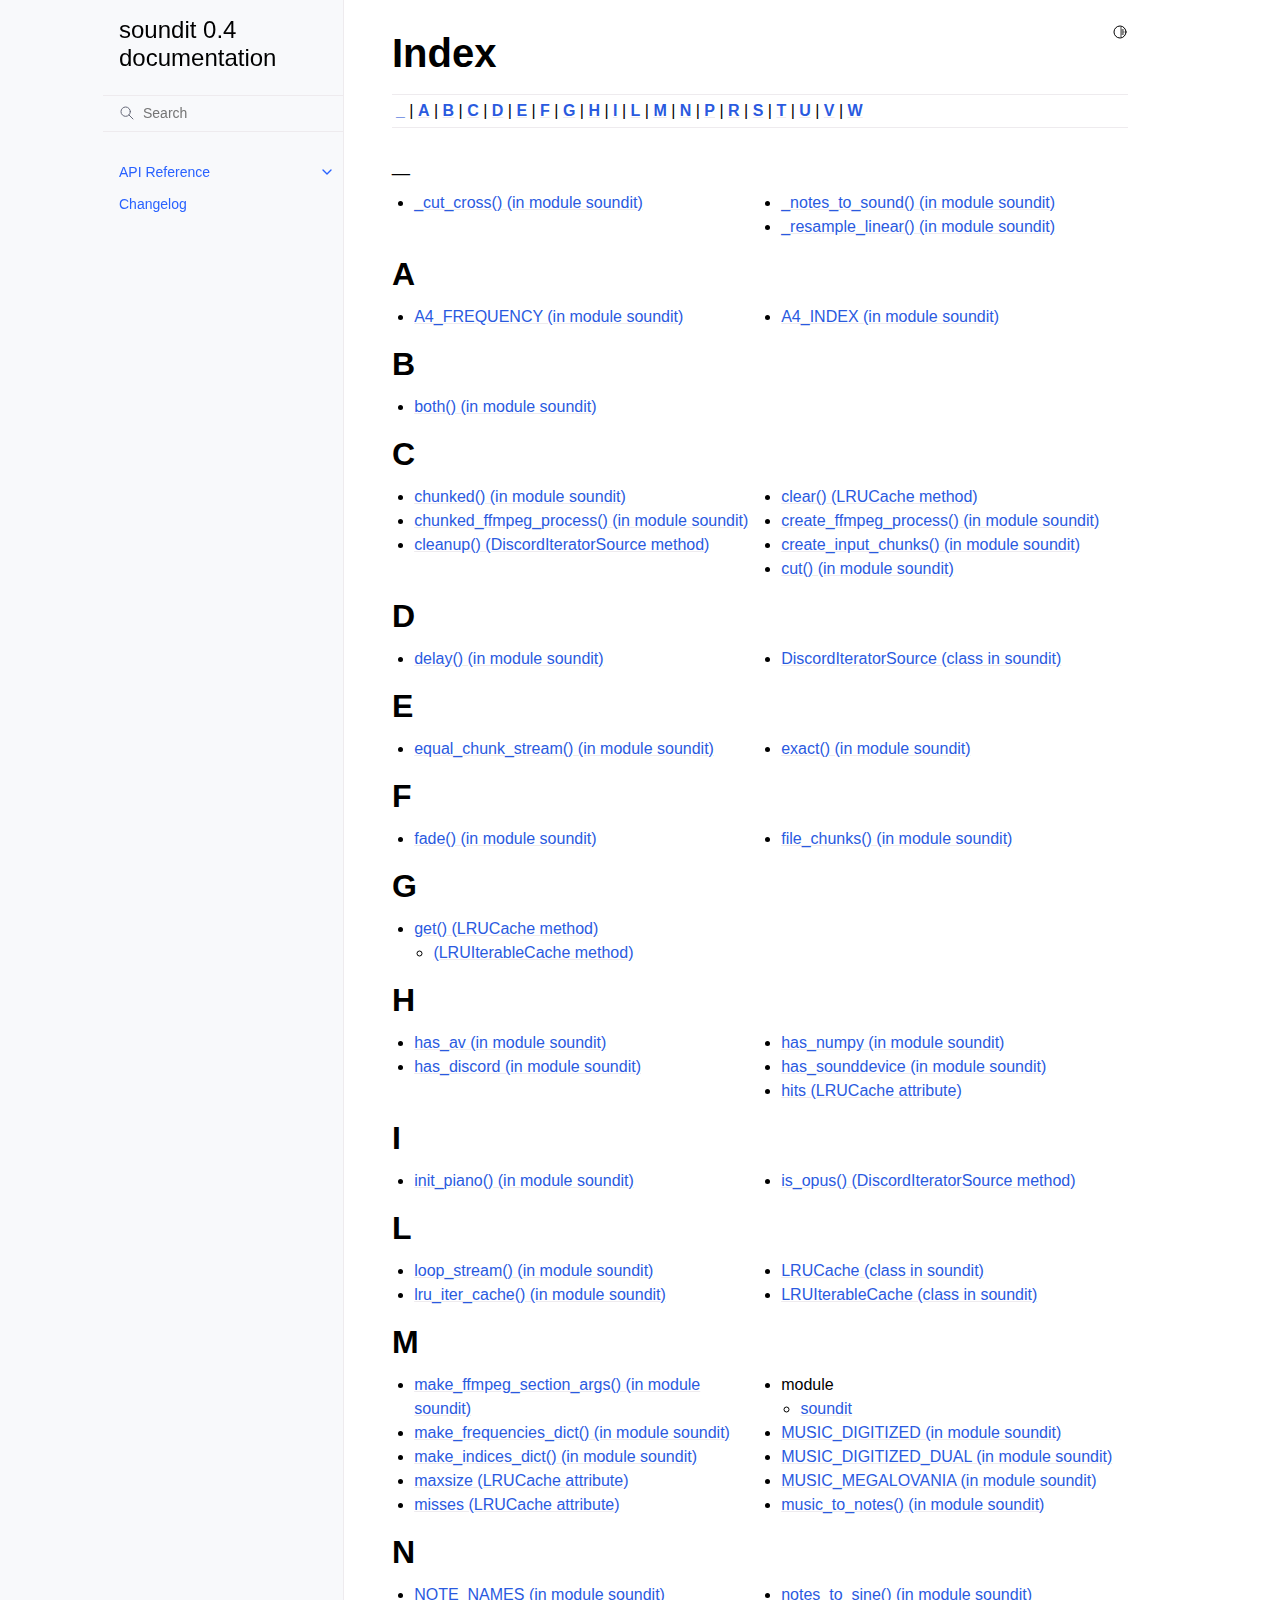
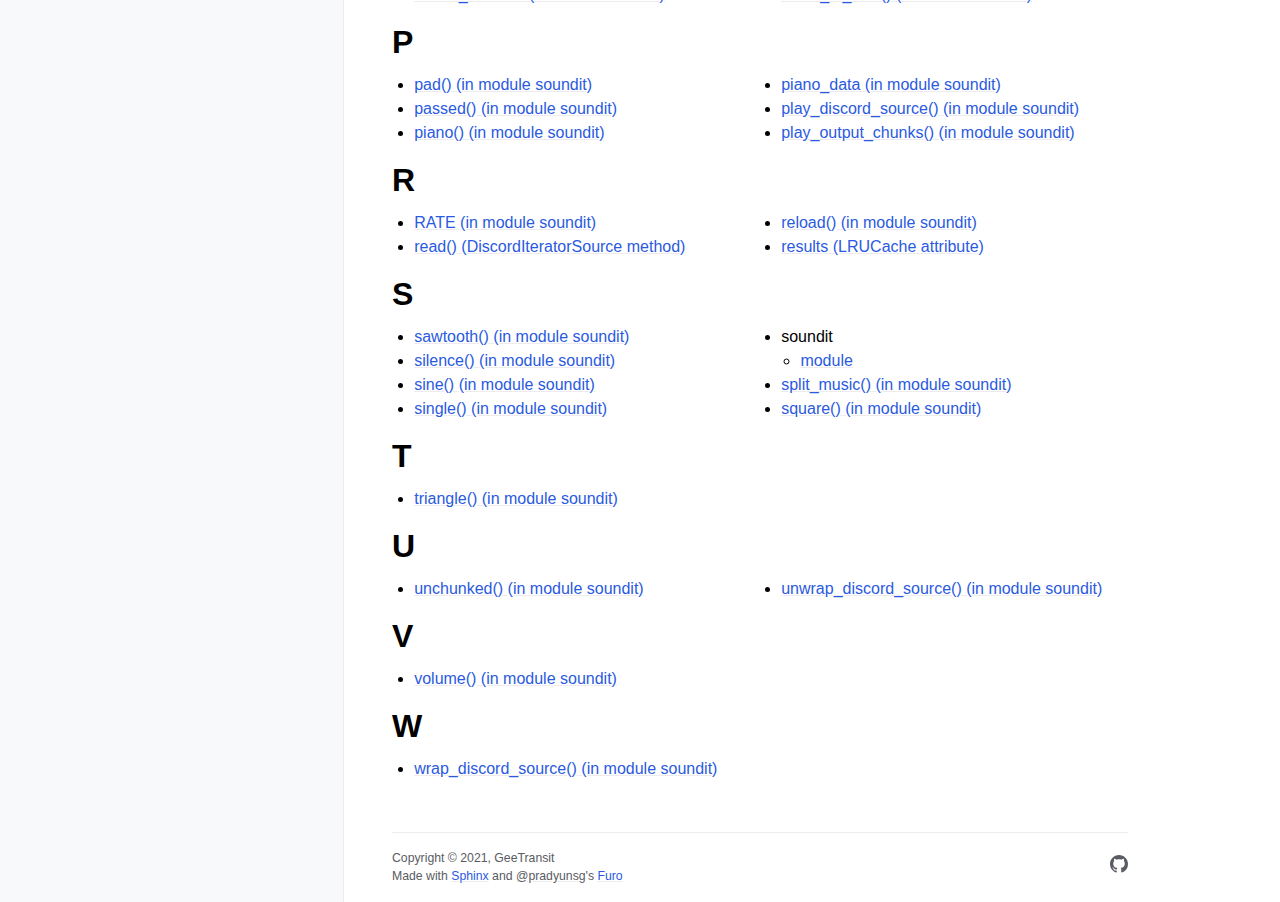
<file: genindex/index.html>
<!doctype html>
<html class="no-js" lang="en" data-content_root="../">
  <head><meta charset="utf-8"/>
    <meta name="viewport" content="width=device-width,initial-scale=1"/>
    <meta name="color-scheme" content="light dark"><link rel="index" title="Index" href="#" /><link rel="search" title="Search" href="../search/" />

    <!-- Generated with Sphinx 7.2.6 and Furo 2024.01.29 --><title>Index - soundit 0.4 documentation</title>
<link rel="stylesheet" type="text/css" href="../_static/pygments.css?v=a746c00c" />
    <link rel="stylesheet" type="text/css" href="../_static/styles/furo.css?v=135e06be" />
    <link rel="stylesheet" type="text/css" href="../_static/graphviz.css?v=eafc0fe6" />
    <link rel="stylesheet" type="text/css" href="../_static/styles/furo-extensions.css?v=36a5483c" />
    <link rel="stylesheet" type="text/css" href="../_static/custom.css?v=cdd7e7c4" />
    
    


<style>
  body {
    --color-code-background: #f8f8f8;
  --color-code-foreground: black;
  
  }
  @media not print {
    body[data-theme="dark"] {
      --color-code-background: #202020;
  --color-code-foreground: #d0d0d0;
  
    }
    @media (prefers-color-scheme: dark) {
      body:not([data-theme="light"]) {
        --color-code-background: #202020;
  --color-code-foreground: #d0d0d0;
  
      }
    }
  }
</style></head>
  <body>
    
    <script>
      document.body.dataset.theme = localStorage.getItem("theme") || "auto";
    </script>
    

<svg xmlns="http://www.w3.org/2000/svg" style="display: none;">
  <symbol id="svg-toc" viewBox="0 0 24 24">
    <title>Contents</title>
    <svg stroke="currentColor" fill="currentColor" stroke-width="0" viewBox="0 0 1024 1024">
      <path d="M408 442h480c4.4 0 8-3.6 8-8v-56c0-4.4-3.6-8-8-8H408c-4.4 0-8 3.6-8 8v56c0 4.4 3.6 8 8 8zm-8 204c0 4.4 3.6 8 8 8h480c4.4 0 8-3.6 8-8v-56c0-4.4-3.6-8-8-8H408c-4.4 0-8 3.6-8 8v56zm504-486H120c-4.4 0-8 3.6-8 8v56c0 4.4 3.6 8 8 8h784c4.4 0 8-3.6 8-8v-56c0-4.4-3.6-8-8-8zm0 632H120c-4.4 0-8 3.6-8 8v56c0 4.4 3.6 8 8 8h784c4.4 0 8-3.6 8-8v-56c0-4.4-3.6-8-8-8zM115.4 518.9L271.7 642c5.8 4.6 14.4.5 14.4-6.9V388.9c0-7.4-8.5-11.5-14.4-6.9L115.4 505.1a8.74 8.74 0 0 0 0 13.8z"/>
    </svg>
  </symbol>
  <symbol id="svg-menu" viewBox="0 0 24 24">
    <title>Menu</title>
    <svg xmlns="http://www.w3.org/2000/svg" viewBox="0 0 24 24" fill="none" stroke="currentColor"
      stroke-width="2" stroke-linecap="round" stroke-linejoin="round" class="feather-menu">
      <line x1="3" y1="12" x2="21" y2="12"></line>
      <line x1="3" y1="6" x2="21" y2="6"></line>
      <line x1="3" y1="18" x2="21" y2="18"></line>
    </svg>
  </symbol>
  <symbol id="svg-arrow-right" viewBox="0 0 24 24">
    <title>Expand</title>
    <svg xmlns="http://www.w3.org/2000/svg" viewBox="0 0 24 24" fill="none" stroke="currentColor"
      stroke-width="2" stroke-linecap="round" stroke-linejoin="round" class="feather-chevron-right">
      <polyline points="9 18 15 12 9 6"></polyline>
    </svg>
  </symbol>
  <symbol id="svg-sun" viewBox="0 0 24 24">
    <title>Light mode</title>
    <svg xmlns="http://www.w3.org/2000/svg" viewBox="0 0 24 24" fill="none" stroke="currentColor"
      stroke-width="1.5" stroke-linecap="round" stroke-linejoin="round" class="feather-sun">
      <circle cx="12" cy="12" r="5"></circle>
      <line x1="12" y1="1" x2="12" y2="3"></line>
      <line x1="12" y1="21" x2="12" y2="23"></line>
      <line x1="4.22" y1="4.22" x2="5.64" y2="5.64"></line>
      <line x1="18.36" y1="18.36" x2="19.78" y2="19.78"></line>
      <line x1="1" y1="12" x2="3" y2="12"></line>
      <line x1="21" y1="12" x2="23" y2="12"></line>
      <line x1="4.22" y1="19.78" x2="5.64" y2="18.36"></line>
      <line x1="18.36" y1="5.64" x2="19.78" y2="4.22"></line>
    </svg>
  </symbol>
  <symbol id="svg-moon" viewBox="0 0 24 24">
    <title>Dark mode</title>
    <svg xmlns="http://www.w3.org/2000/svg" viewBox="0 0 24 24" fill="none" stroke="currentColor"
      stroke-width="1.5" stroke-linecap="round" stroke-linejoin="round" class="icon-tabler-moon">
      <path stroke="none" d="M0 0h24v24H0z" fill="none" />
      <path d="M12 3c.132 0 .263 0 .393 0a7.5 7.5 0 0 0 7.92 12.446a9 9 0 1 1 -8.313 -12.454z" />
    </svg>
  </symbol>
  <symbol id="svg-sun-half" viewBox="0 0 24 24">
    <title>Auto light/dark mode</title>
    <svg xmlns="http://www.w3.org/2000/svg" viewBox="0 0 24 24" fill="none" stroke="currentColor"
      stroke-width="1.5" stroke-linecap="round" stroke-linejoin="round" class="icon-tabler-shadow">
      <path stroke="none" d="M0 0h24v24H0z" fill="none"/>
      <circle cx="12" cy="12" r="9" />
      <path d="M13 12h5" />
      <path d="M13 15h4" />
      <path d="M13 18h1" />
      <path d="M13 9h4" />
      <path d="M13 6h1" />
    </svg>
  </symbol>
</svg>

<input type="checkbox" class="sidebar-toggle" name="__navigation" id="__navigation">
<input type="checkbox" class="sidebar-toggle" name="__toc" id="__toc">
<label class="overlay sidebar-overlay" for="__navigation">
  <div class="visually-hidden">Hide navigation sidebar</div>
</label>
<label class="overlay toc-overlay" for="__toc">
  <div class="visually-hidden">Hide table of contents sidebar</div>
</label>



<div class="page">
  <header class="mobile-header">
    <div class="header-left">
      <label class="nav-overlay-icon" for="__navigation">
        <div class="visually-hidden">Toggle site navigation sidebar</div>
        <i class="icon"><svg><use href="#svg-menu"></use></svg></i>
      </label>
    </div>
    <div class="header-center">
      <a href="../" title="soundit 0.4 documentation"><div class="brand">soundit 0.4 documentation</div></a>
    </div>
    <div class="header-right">
      <div class="theme-toggle-container theme-toggle-header">
        <button class="theme-toggle">
          <div class="visually-hidden">Toggle Light / Dark / Auto color theme</div>
          <svg class="theme-icon-when-auto"><use href="#svg-sun-half"></use></svg>
          <svg class="theme-icon-when-dark"><use href="#svg-moon"></use></svg>
          <svg class="theme-icon-when-light"><use href="#svg-sun"></use></svg>
        </button>
      </div>
      <label class="toc-overlay-icon toc-header-icon no-toc" for="__toc">
        <div class="visually-hidden">Toggle table of contents sidebar</div>
        <i class="icon"><svg><use href="#svg-toc"></use></svg></i>
      </label>
    </div>
  </header>
  <aside class="sidebar-drawer">
    <div class="sidebar-container">
      
      <div class="sidebar-sticky"><a class="sidebar-brand" href="../">
  
  
  <span class="sidebar-brand-text">soundit 0.4 documentation</span>
  
</a><form class="sidebar-search-container" method="get" action="../search/" role="search">
  <input class="sidebar-search" placeholder="Search" name="q" aria-label="Search">
  <input type="hidden" name="check_keywords" value="yes">
  <input type="hidden" name="area" value="default">
</form>
<div id="searchbox"></div><div class="sidebar-scroll"><div class="sidebar-tree">
  <ul>
<li class="toctree-l1 has-children"><a class="reference internal" href="../api/">API Reference</a><input class="toctree-checkbox" id="toctree-checkbox-1" name="toctree-checkbox-1" role="switch" type="checkbox"/><label for="toctree-checkbox-1"><div class="visually-hidden">Toggle navigation of API Reference</div><i class="icon"><svg><use href="#svg-arrow-right"></use></svg></i></label><ul>
<li class="toctree-l2"><a class="reference internal" href="../api/soundit/">soundit</a></li>
</ul>
</li>
<li class="toctree-l1"><a class="reference internal" href="../changelog/">Changelog</a></li>
</ul>

</div>
</div>

      </div>
      
    </div>
  </aside>
  <div class="main">
    <div class="content">
      <div class="article-container">
        <a href="#" class="back-to-top muted-link">
          <svg xmlns="http://www.w3.org/2000/svg" viewBox="0 0 24 24">
            <path d="M13 20h-2V8l-5.5 5.5-1.42-1.42L12 4.16l7.92 7.92-1.42 1.42L13 8v12z"></path>
          </svg>
          <span>Back to top</span>
        </a>
        <div class="content-icon-container"><div class="theme-toggle-container theme-toggle-content">
            <button class="theme-toggle">
              <div class="visually-hidden">Toggle Light / Dark / Auto color theme</div>
              <svg class="theme-icon-when-auto"><use href="#svg-sun-half"></use></svg>
              <svg class="theme-icon-when-dark"><use href="#svg-moon"></use></svg>
              <svg class="theme-icon-when-light"><use href="#svg-sun"></use></svg>
            </button>
          </div>
          <label class="toc-overlay-icon toc-content-icon no-toc" for="__toc">
            <div class="visually-hidden">Toggle table of contents sidebar</div>
            <i class="icon"><svg><use href="#svg-toc"></use></svg></i>
          </label>
        </div>
        <article role="main">
          
<section class="genindex-section">
  <h1 id="index">Index</h1>
  <div class="genindex-jumpbox"><a href="#_"><strong>_</strong></a> | <a href="#A"><strong>A</strong></a> | <a href="#B"><strong>B</strong></a> | <a href="#C"><strong>C</strong></a> | <a href="#D"><strong>D</strong></a> | <a href="#E"><strong>E</strong></a> | <a href="#F"><strong>F</strong></a> | <a href="#G"><strong>G</strong></a> | <a href="#H"><strong>H</strong></a> | <a href="#I"><strong>I</strong></a> | <a href="#L"><strong>L</strong></a> | <a href="#M"><strong>M</strong></a> | <a href="#N"><strong>N</strong></a> | <a href="#P"><strong>P</strong></a> | <a href="#R"><strong>R</strong></a> | <a href="#S"><strong>S</strong></a> | <a href="#T"><strong>T</strong></a> | <a href="#U"><strong>U</strong></a> | <a href="#V"><strong>V</strong></a> | <a href="#W"><strong>W</strong></a></div>
</section>
<section id="_" class="genindex-section">
  <h2>_</h2>
  <table style="width: 100%" class="indextable genindextable"><tr>
    <td style="width: 33%; vertical-align: top;"><ul>
        <li><a href="../api/soundit/#soundit._cut_cross">_cut_cross() (in module soundit)</a>
</li>
    </ul></td>
    <td style="width: 33%; vertical-align: top;"><ul>
        <li><a href="../api/soundit/#soundit._notes_to_sound">_notes_to_sound() (in module soundit)</a>
</li>
        <li><a href="../api/soundit/#soundit._resample_linear">_resample_linear() (in module soundit)</a>
</li>
    </ul></td>
  </tr></table>
</section>

<section id="A" class="genindex-section">
  <h2>A</h2>
  <table style="width: 100%" class="indextable genindextable"><tr>
    <td style="width: 33%; vertical-align: top;"><ul>
        <li><a href="../api/soundit/#soundit.A4_FREQUENCY">A4_FREQUENCY (in module soundit)</a>
</li>
    </ul></td>
    <td style="width: 33%; vertical-align: top;"><ul>
        <li><a href="../api/soundit/#soundit.A4_INDEX">A4_INDEX (in module soundit)</a>
</li>
    </ul></td>
  </tr></table>
</section>

<section id="B" class="genindex-section">
  <h2>B</h2>
  <table style="width: 100%" class="indextable genindextable"><tr>
    <td style="width: 33%; vertical-align: top;"><ul>
        <li><a href="../api/soundit/#soundit.both">both() (in module soundit)</a>
</li>
    </ul></td>
  </tr></table>
</section>

<section id="C" class="genindex-section">
  <h2>C</h2>
  <table style="width: 100%" class="indextable genindextable"><tr>
    <td style="width: 33%; vertical-align: top;"><ul>
        <li><a href="../api/soundit/#soundit.chunked">chunked() (in module soundit)</a>
</li>
        <li><a href="../api/soundit/#soundit.chunked_ffmpeg_process">chunked_ffmpeg_process() (in module soundit)</a>
</li>
        <li><a href="../api/soundit/#soundit.DiscordIteratorSource.cleanup">cleanup() (DiscordIteratorSource method)</a>
</li>
    </ul></td>
    <td style="width: 33%; vertical-align: top;"><ul>
        <li><a href="../api/soundit/#soundit.LRUCache.clear">clear() (LRUCache method)</a>
</li>
        <li><a href="../api/soundit/#soundit.create_ffmpeg_process">create_ffmpeg_process() (in module soundit)</a>
</li>
        <li><a href="../api/soundit/#soundit.create_input_chunks">create_input_chunks() (in module soundit)</a>
</li>
        <li><a href="../api/soundit/#soundit.cut">cut() (in module soundit)</a>
</li>
    </ul></td>
  </tr></table>
</section>

<section id="D" class="genindex-section">
  <h2>D</h2>
  <table style="width: 100%" class="indextable genindextable"><tr>
    <td style="width: 33%; vertical-align: top;"><ul>
        <li><a href="../api/soundit/#soundit.delay">delay() (in module soundit)</a>
</li>
    </ul></td>
    <td style="width: 33%; vertical-align: top;"><ul>
        <li><a href="../api/soundit/#soundit.DiscordIteratorSource">DiscordIteratorSource (class in soundit)</a>
</li>
    </ul></td>
  </tr></table>
</section>

<section id="E" class="genindex-section">
  <h2>E</h2>
  <table style="width: 100%" class="indextable genindextable"><tr>
    <td style="width: 33%; vertical-align: top;"><ul>
        <li><a href="../api/soundit/#soundit.equal_chunk_stream">equal_chunk_stream() (in module soundit)</a>
</li>
    </ul></td>
    <td style="width: 33%; vertical-align: top;"><ul>
        <li><a href="../api/soundit/#soundit.exact">exact() (in module soundit)</a>
</li>
    </ul></td>
  </tr></table>
</section>

<section id="F" class="genindex-section">
  <h2>F</h2>
  <table style="width: 100%" class="indextable genindextable"><tr>
    <td style="width: 33%; vertical-align: top;"><ul>
        <li><a href="../api/soundit/#soundit.fade">fade() (in module soundit)</a>
</li>
    </ul></td>
    <td style="width: 33%; vertical-align: top;"><ul>
        <li><a href="../api/soundit/#soundit.file_chunks">file_chunks() (in module soundit)</a>
</li>
    </ul></td>
  </tr></table>
</section>

<section id="G" class="genindex-section">
  <h2>G</h2>
  <table style="width: 100%" class="indextable genindextable"><tr>
    <td style="width: 33%; vertical-align: top;"><ul>
        <li><a href="../api/soundit/#soundit.LRUCache.get">get() (LRUCache method)</a>

        <ul>
          <li><a href="../api/soundit/#soundit.LRUIterableCache.get">(LRUIterableCache method)</a>
</li>
        </ul></li>
    </ul></td>
  </tr></table>
</section>

<section id="H" class="genindex-section">
  <h2>H</h2>
  <table style="width: 100%" class="indextable genindextable"><tr>
    <td style="width: 33%; vertical-align: top;"><ul>
        <li><a href="../api/soundit/#soundit.has_av">has_av (in module soundit)</a>
</li>
        <li><a href="../api/soundit/#soundit.has_discord">has_discord (in module soundit)</a>
</li>
    </ul></td>
    <td style="width: 33%; vertical-align: top;"><ul>
        <li><a href="../api/soundit/#soundit.has_numpy">has_numpy (in module soundit)</a>
</li>
        <li><a href="../api/soundit/#soundit.has_sounddevice">has_sounddevice (in module soundit)</a>
</li>
        <li><a href="../api/soundit/#soundit.LRUCache.hits">hits (LRUCache attribute)</a>
</li>
    </ul></td>
  </tr></table>
</section>

<section id="I" class="genindex-section">
  <h2>I</h2>
  <table style="width: 100%" class="indextable genindextable"><tr>
    <td style="width: 33%; vertical-align: top;"><ul>
        <li><a href="../api/soundit/#soundit.init_piano">init_piano() (in module soundit)</a>
</li>
    </ul></td>
    <td style="width: 33%; vertical-align: top;"><ul>
        <li><a href="../api/soundit/#soundit.DiscordIteratorSource.is_opus">is_opus() (DiscordIteratorSource method)</a>
</li>
    </ul></td>
  </tr></table>
</section>

<section id="L" class="genindex-section">
  <h2>L</h2>
  <table style="width: 100%" class="indextable genindextable"><tr>
    <td style="width: 33%; vertical-align: top;"><ul>
        <li><a href="../api/soundit/#soundit.loop_stream">loop_stream() (in module soundit)</a>
</li>
        <li><a href="../api/soundit/#soundit.lru_iter_cache">lru_iter_cache() (in module soundit)</a>
</li>
    </ul></td>
    <td style="width: 33%; vertical-align: top;"><ul>
        <li><a href="../api/soundit/#soundit.LRUCache">LRUCache (class in soundit)</a>
</li>
        <li><a href="../api/soundit/#soundit.LRUIterableCache">LRUIterableCache (class in soundit)</a>
</li>
    </ul></td>
  </tr></table>
</section>

<section id="M" class="genindex-section">
  <h2>M</h2>
  <table style="width: 100%" class="indextable genindextable"><tr>
    <td style="width: 33%; vertical-align: top;"><ul>
        <li><a href="../api/soundit/#soundit.make_ffmpeg_section_args">make_ffmpeg_section_args() (in module soundit)</a>
</li>
        <li><a href="../api/soundit/#soundit.make_frequencies_dict">make_frequencies_dict() (in module soundit)</a>
</li>
        <li><a href="../api/soundit/#soundit.make_indices_dict">make_indices_dict() (in module soundit)</a>
</li>
        <li><a href="../api/soundit/#soundit.LRUCache.maxsize">maxsize (LRUCache attribute)</a>
</li>
        <li><a href="../api/soundit/#soundit.LRUCache.misses">misses (LRUCache attribute)</a>
</li>
    </ul></td>
    <td style="width: 33%; vertical-align: top;"><ul>
        <li>
    module

        <ul>
          <li><a href="../api/soundit/#module-soundit">soundit</a>
</li>
        </ul></li>
        <li><a href="../api/soundit/#soundit.MUSIC_DIGITIZED">MUSIC_DIGITIZED (in module soundit)</a>
</li>
        <li><a href="../api/soundit/#soundit.MUSIC_DIGITIZED_DUAL">MUSIC_DIGITIZED_DUAL (in module soundit)</a>
</li>
        <li><a href="../api/soundit/#soundit.MUSIC_MEGALOVANIA">MUSIC_MEGALOVANIA (in module soundit)</a>
</li>
        <li><a href="../api/soundit/#soundit.music_to_notes">music_to_notes() (in module soundit)</a>
</li>
    </ul></td>
  </tr></table>
</section>

<section id="N" class="genindex-section">
  <h2>N</h2>
  <table style="width: 100%" class="indextable genindextable"><tr>
    <td style="width: 33%; vertical-align: top;"><ul>
        <li><a href="../api/soundit/#soundit.NOTE_NAMES">NOTE_NAMES (in module soundit)</a>
</li>
    </ul></td>
    <td style="width: 33%; vertical-align: top;"><ul>
        <li><a href="../api/soundit/#soundit.notes_to_sine">notes_to_sine() (in module soundit)</a>
</li>
    </ul></td>
  </tr></table>
</section>

<section id="P" class="genindex-section">
  <h2>P</h2>
  <table style="width: 100%" class="indextable genindextable"><tr>
    <td style="width: 33%; vertical-align: top;"><ul>
        <li><a href="../api/soundit/#soundit.pad">pad() (in module soundit)</a>
</li>
        <li><a href="../api/soundit/#soundit.passed">passed() (in module soundit)</a>
</li>
        <li><a href="../api/soundit/#soundit.piano">piano() (in module soundit)</a>
</li>
    </ul></td>
    <td style="width: 33%; vertical-align: top;"><ul>
        <li><a href="../api/soundit/#soundit.piano_data">piano_data (in module soundit)</a>
</li>
        <li><a href="../api/soundit/#soundit.play_discord_source">play_discord_source() (in module soundit)</a>
</li>
        <li><a href="../api/soundit/#soundit.play_output_chunks">play_output_chunks() (in module soundit)</a>
</li>
    </ul></td>
  </tr></table>
</section>

<section id="R" class="genindex-section">
  <h2>R</h2>
  <table style="width: 100%" class="indextable genindextable"><tr>
    <td style="width: 33%; vertical-align: top;"><ul>
        <li><a href="../api/soundit/#soundit.RATE">RATE (in module soundit)</a>
</li>
        <li><a href="../api/soundit/#soundit.DiscordIteratorSource.read">read() (DiscordIteratorSource method)</a>
</li>
    </ul></td>
    <td style="width: 33%; vertical-align: top;"><ul>
        <li><a href="../api/soundit/#soundit.reload">reload() (in module soundit)</a>
</li>
        <li><a href="../api/soundit/#soundit.LRUCache.results">results (LRUCache attribute)</a>
</li>
    </ul></td>
  </tr></table>
</section>

<section id="S" class="genindex-section">
  <h2>S</h2>
  <table style="width: 100%" class="indextable genindextable"><tr>
    <td style="width: 33%; vertical-align: top;"><ul>
        <li><a href="../api/soundit/#soundit.sawtooth">sawtooth() (in module soundit)</a>
</li>
        <li><a href="../api/soundit/#soundit.silence">silence() (in module soundit)</a>
</li>
        <li><a href="../api/soundit/#soundit.sine">sine() (in module soundit)</a>
</li>
        <li><a href="../api/soundit/#soundit.single">single() (in module soundit)</a>
</li>
    </ul></td>
    <td style="width: 33%; vertical-align: top;"><ul>
        <li>
    soundit

        <ul>
          <li><a href="../api/soundit/#module-soundit">module</a>
</li>
        </ul></li>
        <li><a href="../api/soundit/#soundit.split_music">split_music() (in module soundit)</a>
</li>
        <li><a href="../api/soundit/#soundit.square">square() (in module soundit)</a>
</li>
    </ul></td>
  </tr></table>
</section>

<section id="T" class="genindex-section">
  <h2>T</h2>
  <table style="width: 100%" class="indextable genindextable"><tr>
    <td style="width: 33%; vertical-align: top;"><ul>
        <li><a href="../api/soundit/#soundit.triangle">triangle() (in module soundit)</a>
</li>
    </ul></td>
  </tr></table>
</section>

<section id="U" class="genindex-section">
  <h2>U</h2>
  <table style="width: 100%" class="indextable genindextable"><tr>
    <td style="width: 33%; vertical-align: top;"><ul>
        <li><a href="../api/soundit/#soundit.unchunked">unchunked() (in module soundit)</a>
</li>
    </ul></td>
    <td style="width: 33%; vertical-align: top;"><ul>
        <li><a href="../api/soundit/#soundit.unwrap_discord_source">unwrap_discord_source() (in module soundit)</a>
</li>
    </ul></td>
  </tr></table>
</section>

<section id="V" class="genindex-section">
  <h2>V</h2>
  <table style="width: 100%" class="indextable genindextable"><tr>
    <td style="width: 33%; vertical-align: top;"><ul>
        <li><a href="../api/soundit/#soundit.volume">volume() (in module soundit)</a>
</li>
    </ul></td>
  </tr></table>
</section>

<section id="W" class="genindex-section">
  <h2>W</h2>
  <table style="width: 100%" class="indextable genindextable"><tr>
    <td style="width: 33%; vertical-align: top;"><ul>
        <li><a href="../api/soundit/#soundit.wrap_discord_source">wrap_discord_source() (in module soundit)</a>
</li>
    </ul></td>
  </tr></table>
</section>


        </article>
      </div>
      <footer>
        
        <div class="related-pages">
          
          
        </div>
        <div class="bottom-of-page">
          <div class="left-details">
            <div class="copyright">
                Copyright &#169; 2021, GeeTransit
            </div>
            Made with <a href="https://www.sphinx-doc.org/">Sphinx</a> and <a class="muted-link" href="https://pradyunsg.me">@pradyunsg</a>'s
            
            <a href="https://github.com/pradyunsg/furo">Furo</a>
            
            
          </div>
          <div class="right-details">
            <div class="icons">
              <a class="muted-link" href="https://github.com/GeeTransit/soundit" aria-label="On GitHub">
                <svg stroke="currentColor" fill="currentColor" stroke-width="0" viewBox="0 0 16 16">
                  <path fill-rule="evenodd" d="M8 0C3.58 0 0 3.58 0 8c0 3.54 2.29 6.53 5.47 7.59.4.07.55-.17.55-.38 0-.19-.01-.82-.01-1.49-2.01.37-2.53-.49-2.69-.94-.09-.23-.48-.94-.82-1.13-.28-.15-.68-.52-.01-.53.63-.01 1.08.58 1.23.82.72 1.21 1.87.87 2.33.66.07-.52.28-.87.51-1.07-1.78-.2-3.64-.89-3.64-3.95 0-.87.31-1.59.82-2.15-.08-.2-.36-1.02.08-2.12 0 0 .67-.21 2.2.82.64-.18 1.32-.27 2-.27.68 0 1.36.09 2 .27 1.53-1.04 2.2-.82 2.2-.82.44 1.1.16 1.92.08 2.12.51.56.82 1.27.82 2.15 0 3.07-1.87 3.75-3.65 3.95.29.25.54.73.54 1.48 0 1.07-.01 1.93-.01 2.2 0 .21.15.46.55.38A8.013 8.013 0 0 0 16 8c0-4.42-3.58-8-8-8z"></path>
                </svg>
              </a>
            </div>
          </div>
        </div>
        
      </footer>
    </div>
    <aside class="toc-drawer no-toc">
      
      
      
    </aside>
  </div>
</div><script src="../_static/documentation_options.js?v=751a5dd3"></script>
    <script src="../_static/doctools.js?v=888ff710"></script>
    <script src="../_static/sphinx_highlight.js?v=dc90522c"></script>
    <script src="../_static/scripts/furo.js?v=32e29ea5"></script>
    </body>
</html>
</file>
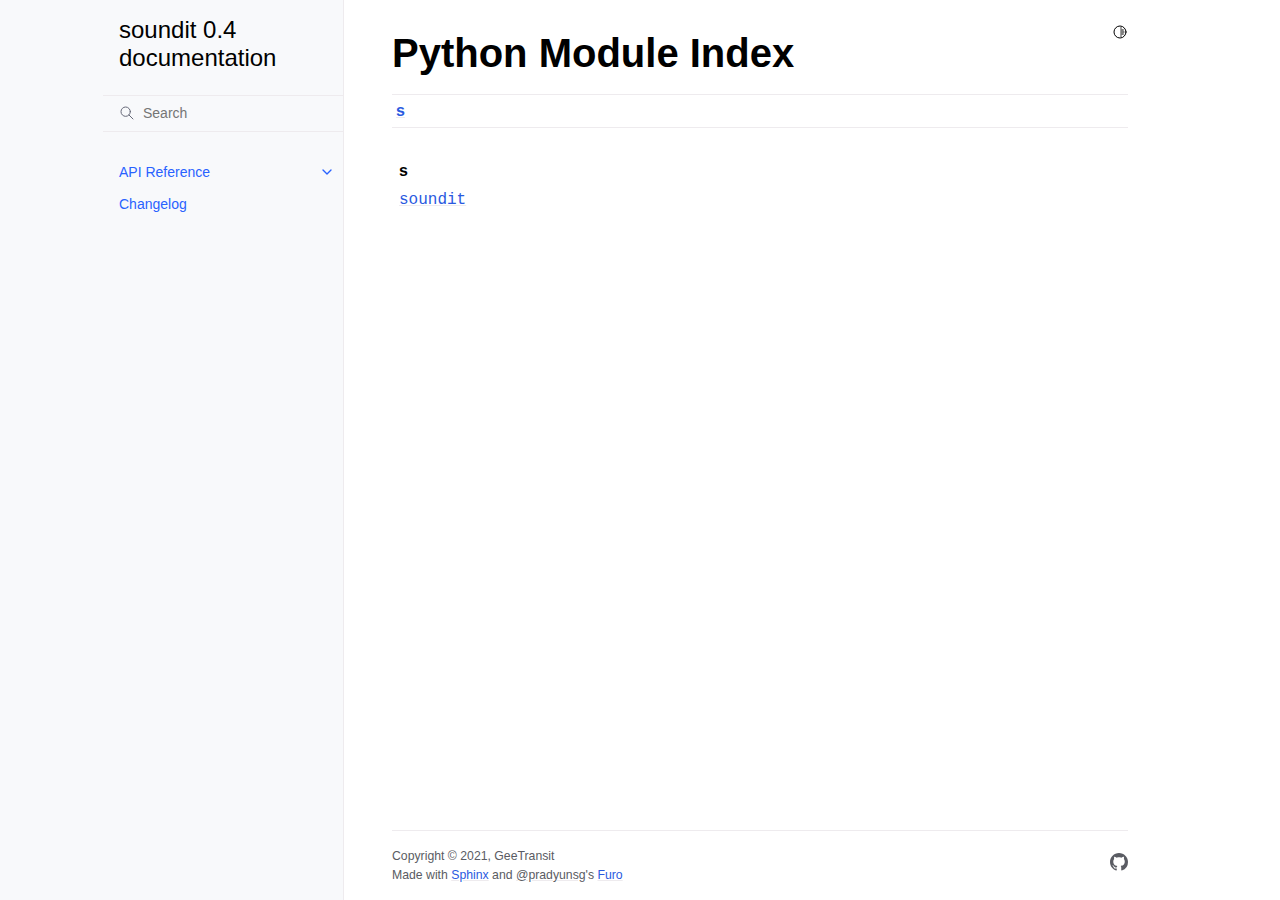
<file: py-modindex/index.html>
<!doctype html>
<html class="no-js" lang="en" data-content_root="../">
  <head><meta charset="utf-8"/>
    <meta name="viewport" content="width=device-width,initial-scale=1"/>
    <meta name="color-scheme" content="light dark"><link rel="index" title="Index" href="../genindex/" /><link rel="search" title="Search" href="../search/" />

    <!-- Generated with Sphinx 7.2.6 and Furo 2024.01.29 --><title>Python Module Index - soundit 0.4 documentation</title>
<link rel="stylesheet" type="text/css" href="../_static/pygments.css?v=a746c00c" />
    <link rel="stylesheet" type="text/css" href="../_static/styles/furo.css?v=135e06be" />
    <link rel="stylesheet" type="text/css" href="../_static/graphviz.css?v=eafc0fe6" />
    <link rel="stylesheet" type="text/css" href="../_static/styles/furo-extensions.css?v=36a5483c" />
    <link rel="stylesheet" type="text/css" href="../_static/custom.css?v=cdd7e7c4" />
    
    


<style>
  body {
    --color-code-background: #f8f8f8;
  --color-code-foreground: black;
  
  }
  @media not print {
    body[data-theme="dark"] {
      --color-code-background: #202020;
  --color-code-foreground: #d0d0d0;
  
    }
    @media (prefers-color-scheme: dark) {
      body:not([data-theme="light"]) {
        --color-code-background: #202020;
  --color-code-foreground: #d0d0d0;
  
      }
    }
  }
</style></head>
  <body>
    
    <script>
      document.body.dataset.theme = localStorage.getItem("theme") || "auto";
    </script>
    

<svg xmlns="http://www.w3.org/2000/svg" style="display: none;">
  <symbol id="svg-toc" viewBox="0 0 24 24">
    <title>Contents</title>
    <svg stroke="currentColor" fill="currentColor" stroke-width="0" viewBox="0 0 1024 1024">
      <path d="M408 442h480c4.4 0 8-3.6 8-8v-56c0-4.4-3.6-8-8-8H408c-4.4 0-8 3.6-8 8v56c0 4.4 3.6 8 8 8zm-8 204c0 4.4 3.6 8 8 8h480c4.4 0 8-3.6 8-8v-56c0-4.4-3.6-8-8-8H408c-4.4 0-8 3.6-8 8v56zm504-486H120c-4.4 0-8 3.6-8 8v56c0 4.4 3.6 8 8 8h784c4.4 0 8-3.6 8-8v-56c0-4.4-3.6-8-8-8zm0 632H120c-4.4 0-8 3.6-8 8v56c0 4.4 3.6 8 8 8h784c4.4 0 8-3.6 8-8v-56c0-4.4-3.6-8-8-8zM115.4 518.9L271.7 642c5.8 4.6 14.4.5 14.4-6.9V388.9c0-7.4-8.5-11.5-14.4-6.9L115.4 505.1a8.74 8.74 0 0 0 0 13.8z"/>
    </svg>
  </symbol>
  <symbol id="svg-menu" viewBox="0 0 24 24">
    <title>Menu</title>
    <svg xmlns="http://www.w3.org/2000/svg" viewBox="0 0 24 24" fill="none" stroke="currentColor"
      stroke-width="2" stroke-linecap="round" stroke-linejoin="round" class="feather-menu">
      <line x1="3" y1="12" x2="21" y2="12"></line>
      <line x1="3" y1="6" x2="21" y2="6"></line>
      <line x1="3" y1="18" x2="21" y2="18"></line>
    </svg>
  </symbol>
  <symbol id="svg-arrow-right" viewBox="0 0 24 24">
    <title>Expand</title>
    <svg xmlns="http://www.w3.org/2000/svg" viewBox="0 0 24 24" fill="none" stroke="currentColor"
      stroke-width="2" stroke-linecap="round" stroke-linejoin="round" class="feather-chevron-right">
      <polyline points="9 18 15 12 9 6"></polyline>
    </svg>
  </symbol>
  <symbol id="svg-sun" viewBox="0 0 24 24">
    <title>Light mode</title>
    <svg xmlns="http://www.w3.org/2000/svg" viewBox="0 0 24 24" fill="none" stroke="currentColor"
      stroke-width="1.5" stroke-linecap="round" stroke-linejoin="round" class="feather-sun">
      <circle cx="12" cy="12" r="5"></circle>
      <line x1="12" y1="1" x2="12" y2="3"></line>
      <line x1="12" y1="21" x2="12" y2="23"></line>
      <line x1="4.22" y1="4.22" x2="5.64" y2="5.64"></line>
      <line x1="18.36" y1="18.36" x2="19.78" y2="19.78"></line>
      <line x1="1" y1="12" x2="3" y2="12"></line>
      <line x1="21" y1="12" x2="23" y2="12"></line>
      <line x1="4.22" y1="19.78" x2="5.64" y2="18.36"></line>
      <line x1="18.36" y1="5.64" x2="19.78" y2="4.22"></line>
    </svg>
  </symbol>
  <symbol id="svg-moon" viewBox="0 0 24 24">
    <title>Dark mode</title>
    <svg xmlns="http://www.w3.org/2000/svg" viewBox="0 0 24 24" fill="none" stroke="currentColor"
      stroke-width="1.5" stroke-linecap="round" stroke-linejoin="round" class="icon-tabler-moon">
      <path stroke="none" d="M0 0h24v24H0z" fill="none" />
      <path d="M12 3c.132 0 .263 0 .393 0a7.5 7.5 0 0 0 7.92 12.446a9 9 0 1 1 -8.313 -12.454z" />
    </svg>
  </symbol>
  <symbol id="svg-sun-half" viewBox="0 0 24 24">
    <title>Auto light/dark mode</title>
    <svg xmlns="http://www.w3.org/2000/svg" viewBox="0 0 24 24" fill="none" stroke="currentColor"
      stroke-width="1.5" stroke-linecap="round" stroke-linejoin="round" class="icon-tabler-shadow">
      <path stroke="none" d="M0 0h24v24H0z" fill="none"/>
      <circle cx="12" cy="12" r="9" />
      <path d="M13 12h5" />
      <path d="M13 15h4" />
      <path d="M13 18h1" />
      <path d="M13 9h4" />
      <path d="M13 6h1" />
    </svg>
  </symbol>
</svg>

<input type="checkbox" class="sidebar-toggle" name="__navigation" id="__navigation">
<input type="checkbox" class="sidebar-toggle" name="__toc" id="__toc">
<label class="overlay sidebar-overlay" for="__navigation">
  <div class="visually-hidden">Hide navigation sidebar</div>
</label>
<label class="overlay toc-overlay" for="__toc">
  <div class="visually-hidden">Hide table of contents sidebar</div>
</label>



<div class="page">
  <header class="mobile-header">
    <div class="header-left">
      <label class="nav-overlay-icon" for="__navigation">
        <div class="visually-hidden">Toggle site navigation sidebar</div>
        <i class="icon"><svg><use href="#svg-menu"></use></svg></i>
      </label>
    </div>
    <div class="header-center">
      <a href="../" title="soundit 0.4 documentation"><div class="brand">soundit 0.4 documentation</div></a>
    </div>
    <div class="header-right">
      <div class="theme-toggle-container theme-toggle-header">
        <button class="theme-toggle">
          <div class="visually-hidden">Toggle Light / Dark / Auto color theme</div>
          <svg class="theme-icon-when-auto"><use href="#svg-sun-half"></use></svg>
          <svg class="theme-icon-when-dark"><use href="#svg-moon"></use></svg>
          <svg class="theme-icon-when-light"><use href="#svg-sun"></use></svg>
        </button>
      </div>
      <label class="toc-overlay-icon toc-header-icon no-toc" for="__toc">
        <div class="visually-hidden">Toggle table of contents sidebar</div>
        <i class="icon"><svg><use href="#svg-toc"></use></svg></i>
      </label>
    </div>
  </header>
  <aside class="sidebar-drawer">
    <div class="sidebar-container">
      
      <div class="sidebar-sticky"><a class="sidebar-brand" href="../">
  
  
  <span class="sidebar-brand-text">soundit 0.4 documentation</span>
  
</a><form class="sidebar-search-container" method="get" action="../search/" role="search">
  <input class="sidebar-search" placeholder="Search" name="q" aria-label="Search">
  <input type="hidden" name="check_keywords" value="yes">
  <input type="hidden" name="area" value="default">
</form>
<div id="searchbox"></div><div class="sidebar-scroll"><div class="sidebar-tree">
  <ul>
<li class="toctree-l1 has-children"><a class="reference internal" href="../api/">API Reference</a><input class="toctree-checkbox" id="toctree-checkbox-1" name="toctree-checkbox-1" role="switch" type="checkbox"/><label for="toctree-checkbox-1"><div class="visually-hidden">Toggle navigation of API Reference</div><i class="icon"><svg><use href="#svg-arrow-right"></use></svg></i></label><ul>
<li class="toctree-l2"><a class="reference internal" href="../api/soundit/">soundit</a></li>
</ul>
</li>
<li class="toctree-l1"><a class="reference internal" href="../changelog/">Changelog</a></li>
</ul>

</div>
</div>

      </div>
      
    </div>
  </aside>
  <div class="main">
    <div class="content">
      <div class="article-container">
        <a href="#" class="back-to-top muted-link">
          <svg xmlns="http://www.w3.org/2000/svg" viewBox="0 0 24 24">
            <path d="M13 20h-2V8l-5.5 5.5-1.42-1.42L12 4.16l7.92 7.92-1.42 1.42L13 8v12z"></path>
          </svg>
          <span>Back to top</span>
        </a>
        <div class="content-icon-container"><div class="theme-toggle-container theme-toggle-content">
            <button class="theme-toggle">
              <div class="visually-hidden">Toggle Light / Dark / Auto color theme</div>
              <svg class="theme-icon-when-auto"><use href="#svg-sun-half"></use></svg>
              <svg class="theme-icon-when-dark"><use href="#svg-moon"></use></svg>
              <svg class="theme-icon-when-light"><use href="#svg-sun"></use></svg>
            </button>
          </div>
          <label class="toc-overlay-icon toc-content-icon no-toc" for="__toc">
            <div class="visually-hidden">Toggle table of contents sidebar</div>
            <i class="icon"><svg><use href="#svg-toc"></use></svg></i>
          </label>
        </div>
        <article role="main">
          
<section class="domainindex-section">
  <h1>Python Module Index</h1>
  <div class="domainindex-jumpbox"><a href="#cap-s"><strong>s</strong></a></div>
</section>
<table class="domainindex-table">
  <tr class="pcap">
    <td></td><td>&#160;</td><td></td>
  </tr>
  <tr class="cap" id="cap-s">
    <td></td><td><strong>s</strong></td><td></td>
  </tr>
  <tr>
    <td></td>
    <td>
        <a href="../api/soundit/#module-soundit"><code class="xref">soundit</code></a></td><td>
    <em></em></td>
  </tr>
</table>

        </article>
      </div>
      <footer>
        
        <div class="related-pages">
          
          
        </div>
        <div class="bottom-of-page">
          <div class="left-details">
            <div class="copyright">
                Copyright &#169; 2021, GeeTransit
            </div>
            Made with <a href="https://www.sphinx-doc.org/">Sphinx</a> and <a class="muted-link" href="https://pradyunsg.me">@pradyunsg</a>'s
            
            <a href="https://github.com/pradyunsg/furo">Furo</a>
            
            
          </div>
          <div class="right-details">
            <div class="icons">
              <a class="muted-link" href="https://github.com/GeeTransit/soundit" aria-label="On GitHub">
                <svg stroke="currentColor" fill="currentColor" stroke-width="0" viewBox="0 0 16 16">
                  <path fill-rule="evenodd" d="M8 0C3.58 0 0 3.58 0 8c0 3.54 2.29 6.53 5.47 7.59.4.07.55-.17.55-.38 0-.19-.01-.82-.01-1.49-2.01.37-2.53-.49-2.69-.94-.09-.23-.48-.94-.82-1.13-.28-.15-.68-.52-.01-.53.63-.01 1.08.58 1.23.82.72 1.21 1.87.87 2.33.66.07-.52.28-.87.51-1.07-1.78-.2-3.64-.89-3.64-3.95 0-.87.31-1.59.82-2.15-.08-.2-.36-1.02.08-2.12 0 0 .67-.21 2.2.82.64-.18 1.32-.27 2-.27.68 0 1.36.09 2 .27 1.53-1.04 2.2-.82 2.2-.82.44 1.1.16 1.92.08 2.12.51.56.82 1.27.82 2.15 0 3.07-1.87 3.75-3.65 3.95.29.25.54.73.54 1.48 0 1.07-.01 1.93-.01 2.2 0 .21.15.46.55.38A8.013 8.013 0 0 0 16 8c0-4.42-3.58-8-8-8z"></path>
                </svg>
              </a>
            </div>
          </div>
        </div>
        
      </footer>
    </div>
    <aside class="toc-drawer no-toc">
      
      
      
    </aside>
  </div>
</div><script src="../_static/documentation_options.js?v=751a5dd3"></script>
    <script src="../_static/doctools.js?v=888ff710"></script>
    <script src="../_static/sphinx_highlight.js?v=dc90522c"></script>
    <script src="../_static/scripts/furo.js?v=32e29ea5"></script>
    
    <script>DOCUMENTATION_OPTIONS.COLLAPSE_INDEX = true</script></body>
</html>
</file>
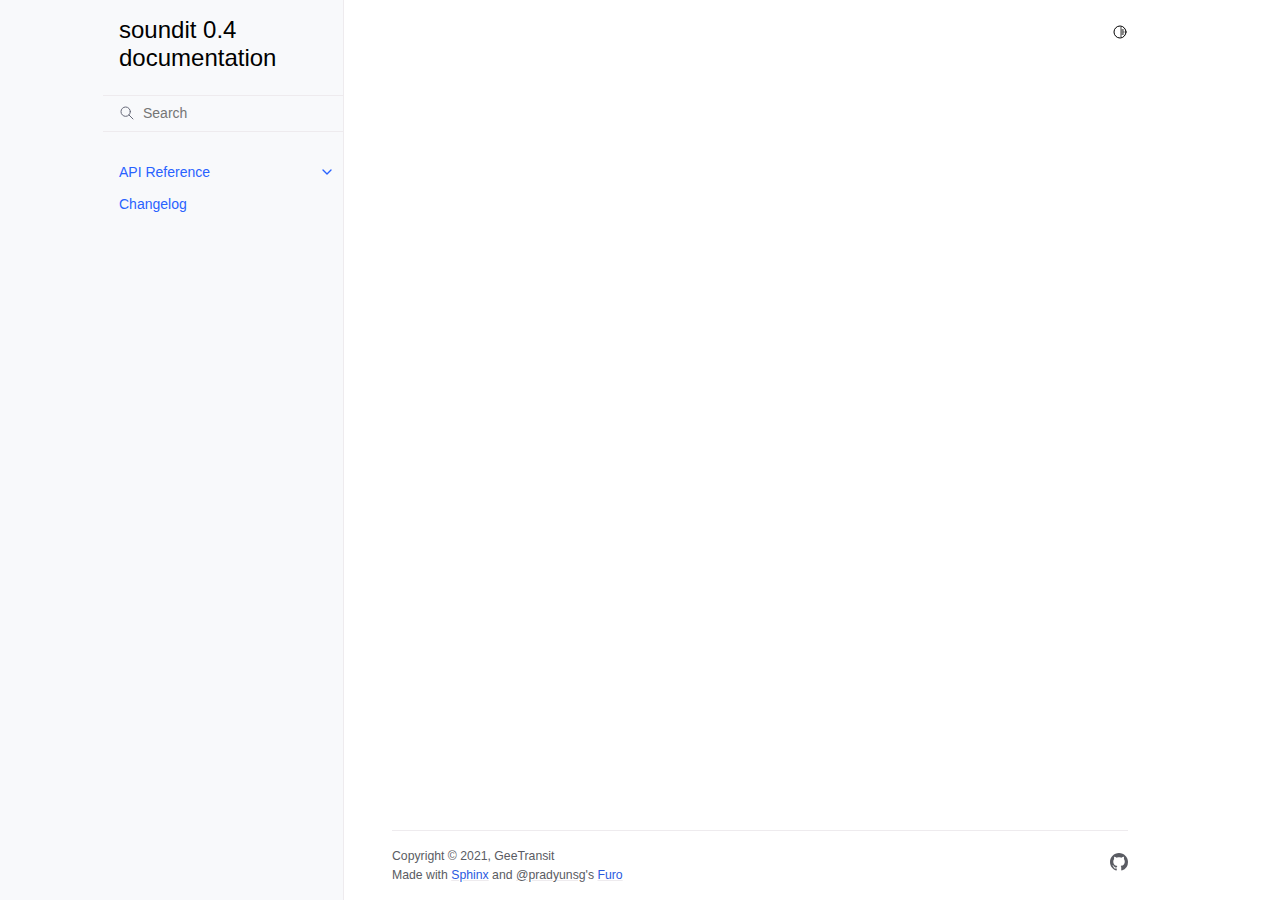
<file: search/index.html>
<!doctype html>
<html class="no-js" lang="en" data-content_root="../">
  <head><meta charset="utf-8"/>
    <meta name="viewport" content="width=device-width,initial-scale=1"/>
    <meta name="color-scheme" content="light dark"><link rel="index" title="Index" href="../genindex/" /><link rel="search" title="Search" href="#" />

    <!-- Generated with Sphinx 7.2.6 and Furo 2024.01.29 --><title>Search - soundit 0.4 documentation</title><link rel="stylesheet" type="text/css" href="../_static/pygments.css?v=a746c00c" />
    <link rel="stylesheet" type="text/css" href="../_static/styles/furo.css?v=135e06be" />
    <link rel="stylesheet" type="text/css" href="../_static/graphviz.css?v=eafc0fe6" />
    <link rel="stylesheet" type="text/css" href="../_static/styles/furo-extensions.css?v=36a5483c" />
    <link rel="stylesheet" type="text/css" href="../_static/custom.css?v=cdd7e7c4" />
    
    


<style>
  body {
    --color-code-background: #f8f8f8;
  --color-code-foreground: black;
  
  }
  @media not print {
    body[data-theme="dark"] {
      --color-code-background: #202020;
  --color-code-foreground: #d0d0d0;
  
    }
    @media (prefers-color-scheme: dark) {
      body:not([data-theme="light"]) {
        --color-code-background: #202020;
  --color-code-foreground: #d0d0d0;
  
      }
    }
  }
</style></head>
  <body>
    
    <script>
      document.body.dataset.theme = localStorage.getItem("theme") || "auto";
    </script>
    

<svg xmlns="http://www.w3.org/2000/svg" style="display: none;">
  <symbol id="svg-toc" viewBox="0 0 24 24">
    <title>Contents</title>
    <svg stroke="currentColor" fill="currentColor" stroke-width="0" viewBox="0 0 1024 1024">
      <path d="M408 442h480c4.4 0 8-3.6 8-8v-56c0-4.4-3.6-8-8-8H408c-4.4 0-8 3.6-8 8v56c0 4.4 3.6 8 8 8zm-8 204c0 4.4 3.6 8 8 8h480c4.4 0 8-3.6 8-8v-56c0-4.4-3.6-8-8-8H408c-4.4 0-8 3.6-8 8v56zm504-486H120c-4.4 0-8 3.6-8 8v56c0 4.4 3.6 8 8 8h784c4.4 0 8-3.6 8-8v-56c0-4.4-3.6-8-8-8zm0 632H120c-4.4 0-8 3.6-8 8v56c0 4.4 3.6 8 8 8h784c4.4 0 8-3.6 8-8v-56c0-4.4-3.6-8-8-8zM115.4 518.9L271.7 642c5.8 4.6 14.4.5 14.4-6.9V388.9c0-7.4-8.5-11.5-14.4-6.9L115.4 505.1a8.74 8.74 0 0 0 0 13.8z"/>
    </svg>
  </symbol>
  <symbol id="svg-menu" viewBox="0 0 24 24">
    <title>Menu</title>
    <svg xmlns="http://www.w3.org/2000/svg" viewBox="0 0 24 24" fill="none" stroke="currentColor"
      stroke-width="2" stroke-linecap="round" stroke-linejoin="round" class="feather-menu">
      <line x1="3" y1="12" x2="21" y2="12"></line>
      <line x1="3" y1="6" x2="21" y2="6"></line>
      <line x1="3" y1="18" x2="21" y2="18"></line>
    </svg>
  </symbol>
  <symbol id="svg-arrow-right" viewBox="0 0 24 24">
    <title>Expand</title>
    <svg xmlns="http://www.w3.org/2000/svg" viewBox="0 0 24 24" fill="none" stroke="currentColor"
      stroke-width="2" stroke-linecap="round" stroke-linejoin="round" class="feather-chevron-right">
      <polyline points="9 18 15 12 9 6"></polyline>
    </svg>
  </symbol>
  <symbol id="svg-sun" viewBox="0 0 24 24">
    <title>Light mode</title>
    <svg xmlns="http://www.w3.org/2000/svg" viewBox="0 0 24 24" fill="none" stroke="currentColor"
      stroke-width="1.5" stroke-linecap="round" stroke-linejoin="round" class="feather-sun">
      <circle cx="12" cy="12" r="5"></circle>
      <line x1="12" y1="1" x2="12" y2="3"></line>
      <line x1="12" y1="21" x2="12" y2="23"></line>
      <line x1="4.22" y1="4.22" x2="5.64" y2="5.64"></line>
      <line x1="18.36" y1="18.36" x2="19.78" y2="19.78"></line>
      <line x1="1" y1="12" x2="3" y2="12"></line>
      <line x1="21" y1="12" x2="23" y2="12"></line>
      <line x1="4.22" y1="19.78" x2="5.64" y2="18.36"></line>
      <line x1="18.36" y1="5.64" x2="19.78" y2="4.22"></line>
    </svg>
  </symbol>
  <symbol id="svg-moon" viewBox="0 0 24 24">
    <title>Dark mode</title>
    <svg xmlns="http://www.w3.org/2000/svg" viewBox="0 0 24 24" fill="none" stroke="currentColor"
      stroke-width="1.5" stroke-linecap="round" stroke-linejoin="round" class="icon-tabler-moon">
      <path stroke="none" d="M0 0h24v24H0z" fill="none" />
      <path d="M12 3c.132 0 .263 0 .393 0a7.5 7.5 0 0 0 7.92 12.446a9 9 0 1 1 -8.313 -12.454z" />
    </svg>
  </symbol>
  <symbol id="svg-sun-half" viewBox="0 0 24 24">
    <title>Auto light/dark mode</title>
    <svg xmlns="http://www.w3.org/2000/svg" viewBox="0 0 24 24" fill="none" stroke="currentColor"
      stroke-width="1.5" stroke-linecap="round" stroke-linejoin="round" class="icon-tabler-shadow">
      <path stroke="none" d="M0 0h24v24H0z" fill="none"/>
      <circle cx="12" cy="12" r="9" />
      <path d="M13 12h5" />
      <path d="M13 15h4" />
      <path d="M13 18h1" />
      <path d="M13 9h4" />
      <path d="M13 6h1" />
    </svg>
  </symbol>
</svg>

<input type="checkbox" class="sidebar-toggle" name="__navigation" id="__navigation">
<input type="checkbox" class="sidebar-toggle" name="__toc" id="__toc">
<label class="overlay sidebar-overlay" for="__navigation">
  <div class="visually-hidden">Hide navigation sidebar</div>
</label>
<label class="overlay toc-overlay" for="__toc">
  <div class="visually-hidden">Hide table of contents sidebar</div>
</label>



<div class="page">
  <header class="mobile-header">
    <div class="header-left">
      <label class="nav-overlay-icon" for="__navigation">
        <div class="visually-hidden">Toggle site navigation sidebar</div>
        <i class="icon"><svg><use href="#svg-menu"></use></svg></i>
      </label>
    </div>
    <div class="header-center">
      <a href="../" title="soundit 0.4 documentation"><div class="brand">soundit 0.4 documentation</div></a>
    </div>
    <div class="header-right">
      <div class="theme-toggle-container theme-toggle-header">
        <button class="theme-toggle">
          <div class="visually-hidden">Toggle Light / Dark / Auto color theme</div>
          <svg class="theme-icon-when-auto"><use href="#svg-sun-half"></use></svg>
          <svg class="theme-icon-when-dark"><use href="#svg-moon"></use></svg>
          <svg class="theme-icon-when-light"><use href="#svg-sun"></use></svg>
        </button>
      </div>
      <label class="toc-overlay-icon toc-header-icon no-toc" for="__toc">
        <div class="visually-hidden">Toggle table of contents sidebar</div>
        <i class="icon"><svg><use href="#svg-toc"></use></svg></i>
      </label>
    </div>
  </header>
  <aside class="sidebar-drawer">
    <div class="sidebar-container">
      
      <div class="sidebar-sticky"><a class="sidebar-brand" href="../">
  
  
  <span class="sidebar-brand-text">soundit 0.4 documentation</span>
  
</a><form class="sidebar-search-container" method="get" action="#" role="search">
  <input class="sidebar-search" placeholder="Search" name="q" aria-label="Search">
  <input type="hidden" name="check_keywords" value="yes">
  <input type="hidden" name="area" value="default">
</form>
<div id="searchbox"></div><div class="sidebar-scroll"><div class="sidebar-tree">
  <ul>
<li class="toctree-l1 has-children"><a class="reference internal" href="../api/">API Reference</a><input class="toctree-checkbox" id="toctree-checkbox-1" name="toctree-checkbox-1" role="switch" type="checkbox"/><label for="toctree-checkbox-1"><div class="visually-hidden">Toggle navigation of API Reference</div><i class="icon"><svg><use href="#svg-arrow-right"></use></svg></i></label><ul>
<li class="toctree-l2"><a class="reference internal" href="../api/soundit/">soundit</a></li>
</ul>
</li>
<li class="toctree-l1"><a class="reference internal" href="../changelog/">Changelog</a></li>
</ul>

</div>
</div>

      </div>
      
    </div>
  </aside>
  <div class="main">
    <div class="content">
      <div class="article-container">
        <a href="#" class="back-to-top muted-link">
          <svg xmlns="http://www.w3.org/2000/svg" viewBox="0 0 24 24">
            <path d="M13 20h-2V8l-5.5 5.5-1.42-1.42L12 4.16l7.92 7.92-1.42 1.42L13 8v12z"></path>
          </svg>
          <span>Back to top</span>
        </a>
        <div class="content-icon-container"><div class="theme-toggle-container theme-toggle-content">
            <button class="theme-toggle">
              <div class="visually-hidden">Toggle Light / Dark / Auto color theme</div>
              <svg class="theme-icon-when-auto"><use href="#svg-sun-half"></use></svg>
              <svg class="theme-icon-when-dark"><use href="#svg-moon"></use></svg>
              <svg class="theme-icon-when-light"><use href="#svg-sun"></use></svg>
            </button>
          </div>
          <label class="toc-overlay-icon toc-content-icon no-toc" for="__toc">
            <div class="visually-hidden">Toggle table of contents sidebar</div>
            <i class="icon"><svg><use href="#svg-toc"></use></svg></i>
          </label>
        </div>
        <article role="main">
          
<noscript>
<div class="admonition error">
  <p class="admonition-title">Error</p>
  <p>
    Please activate JavaScript to enable the search functionality.
  </p>
</div>
</noscript>

<div id="search-results"></div>

        </article>
      </div>
      <footer>
        
        <div class="related-pages">
          
          
        </div>
        <div class="bottom-of-page">
          <div class="left-details">
            <div class="copyright">
                Copyright &#169; 2021, GeeTransit
            </div>
            Made with <a href="https://www.sphinx-doc.org/">Sphinx</a> and <a class="muted-link" href="https://pradyunsg.me">@pradyunsg</a>'s
            
            <a href="https://github.com/pradyunsg/furo">Furo</a>
            
            
          </div>
          <div class="right-details">
            <div class="icons">
              <a class="muted-link" href="https://github.com/GeeTransit/soundit" aria-label="On GitHub">
                <svg stroke="currentColor" fill="currentColor" stroke-width="0" viewBox="0 0 16 16">
                  <path fill-rule="evenodd" d="M8 0C3.58 0 0 3.58 0 8c0 3.54 2.29 6.53 5.47 7.59.4.07.55-.17.55-.38 0-.19-.01-.82-.01-1.49-2.01.37-2.53-.49-2.69-.94-.09-.23-.48-.94-.82-1.13-.28-.15-.68-.52-.01-.53.63-.01 1.08.58 1.23.82.72 1.21 1.87.87 2.33.66.07-.52.28-.87.51-1.07-1.78-.2-3.64-.89-3.64-3.95 0-.87.31-1.59.82-2.15-.08-.2-.36-1.02.08-2.12 0 0 .67-.21 2.2.82.64-.18 1.32-.27 2-.27.68 0 1.36.09 2 .27 1.53-1.04 2.2-.82 2.2-.82.44 1.1.16 1.92.08 2.12.51.56.82 1.27.82 2.15 0 3.07-1.87 3.75-3.65 3.95.29.25.54.73.54 1.48 0 1.07-.01 1.93-.01 2.2 0 .21.15.46.55.38A8.013 8.013 0 0 0 16 8c0-4.42-3.58-8-8-8z"></path>
                </svg>
              </a>
            </div>
          </div>
        </div>
        
      </footer>
    </div>
    <aside class="toc-drawer no-toc">
      
      
      
    </aside>
  </div>
</div><script src="../_static/documentation_options.js?v=751a5dd3"></script>
    <script src="../_static/doctools.js?v=888ff710"></script>
    <script src="../_static/sphinx_highlight.js?v=dc90522c"></script>
    <script src="../_static/scripts/furo.js?v=32e29ea5"></script>
    
<script src="../_static/searchtools.js"></script>
<script src="../_static/language_data.js"></script>
<script src="../searchindex.js"></script></body>
</html>
</file>
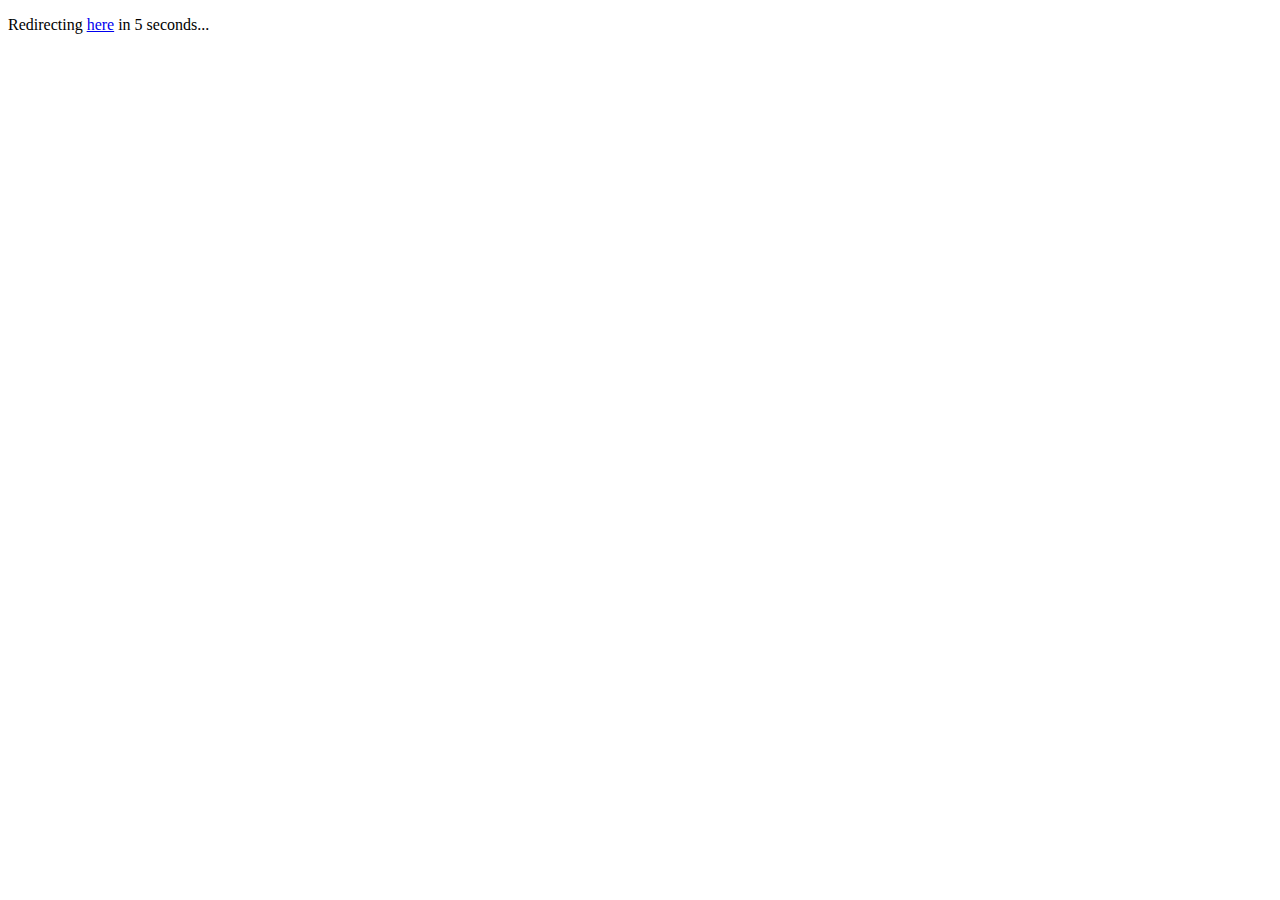
<file: _generated/CHANGELOG/index.html>
<!DOCTYPE html>
<html>
	<head>
		<title>Redirecting...</title>
		<!-- Fallback meta redirect if JS is disabled -->
		<meta http-equiv="refresh" content="6; url=../../changelog/">
		<script>
			addEventListener("load", function() {
				// New URL with query and anchor
				var url = "../../changelog/" + (location.search||"") + (location.hash||"");
				// Redirect to new URL in 5 seconds
				setTimeout(function() { location.replace(url); }, 5000);
				// Replace link with new URL
				document.getElementById("link").href = url;
			});
		</script>
	</head>
	<body onload="onload()">
		<!-- Fallback link if JS errors (or for those who want to click it) -->
		<p>Redirecting <a id="link" href="../../changelog/">here</a> in 5 seconds...</p>
	</body>
</html>
</file>
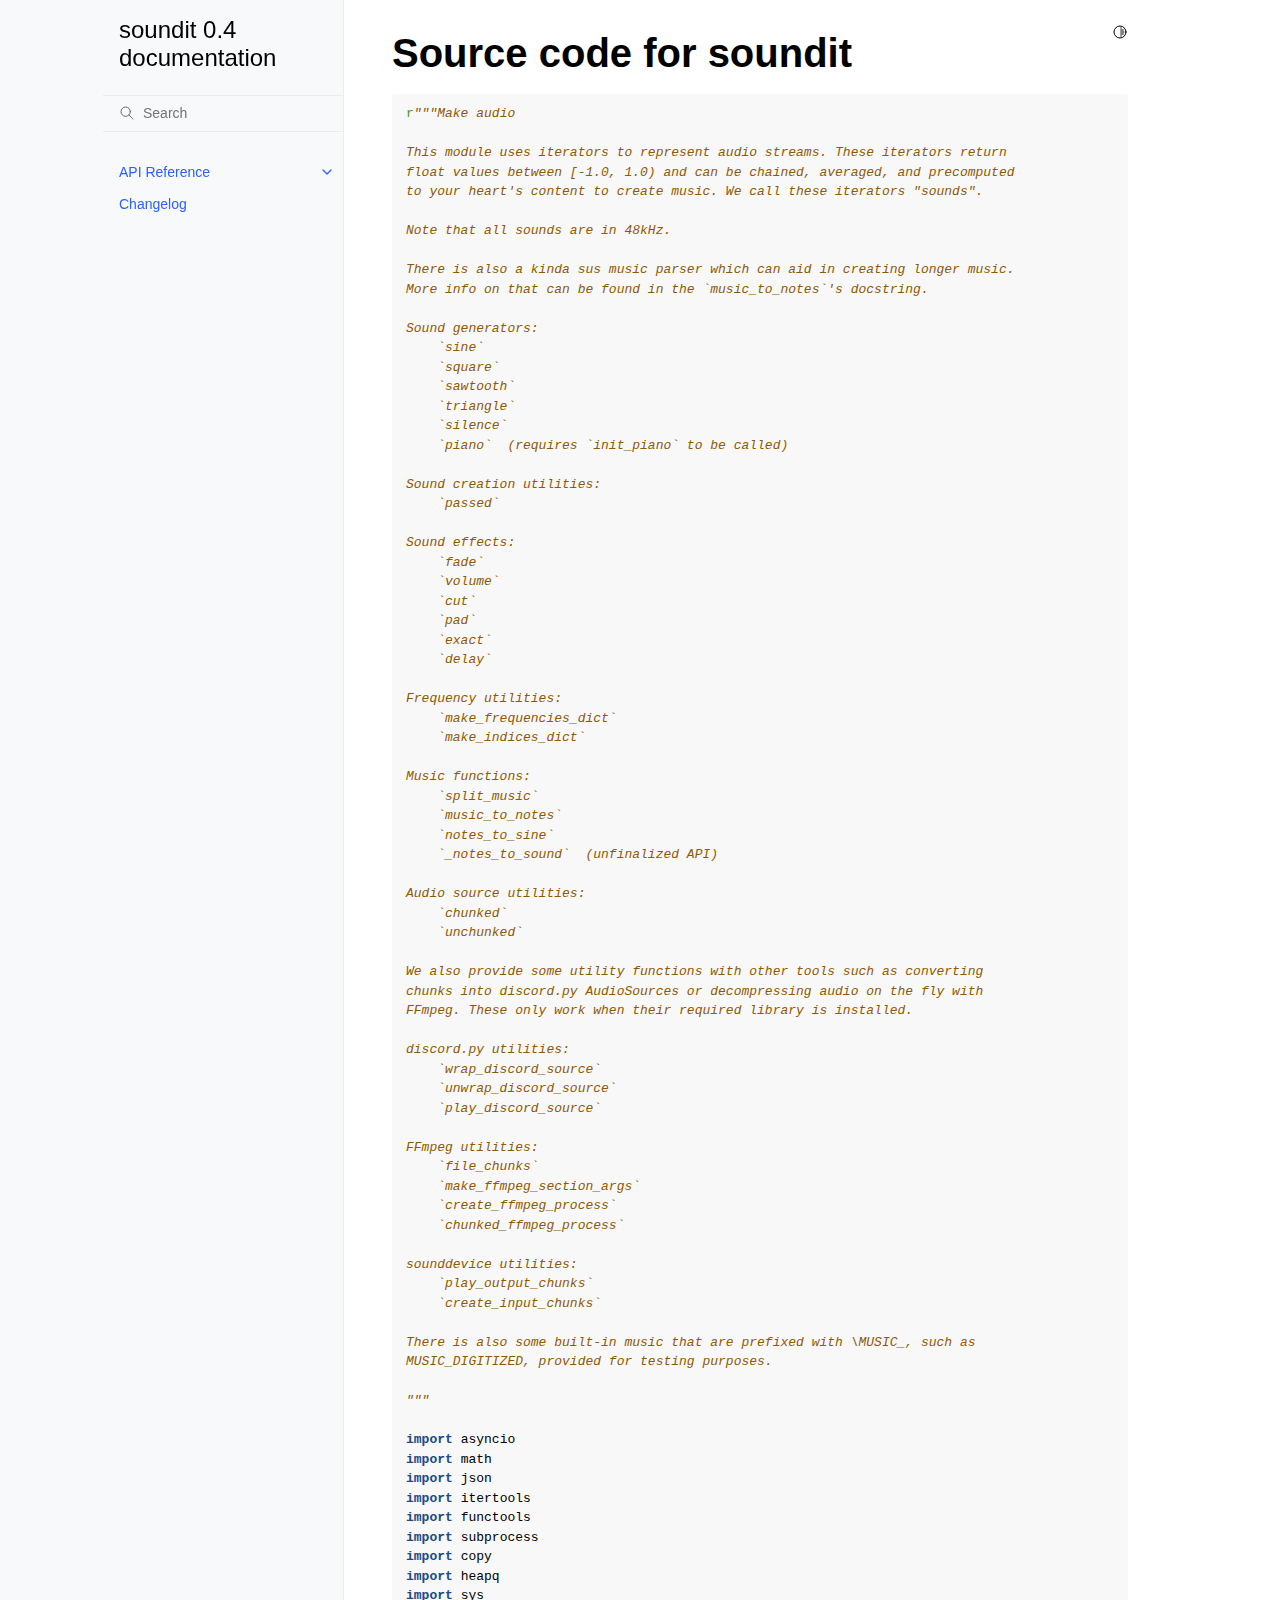
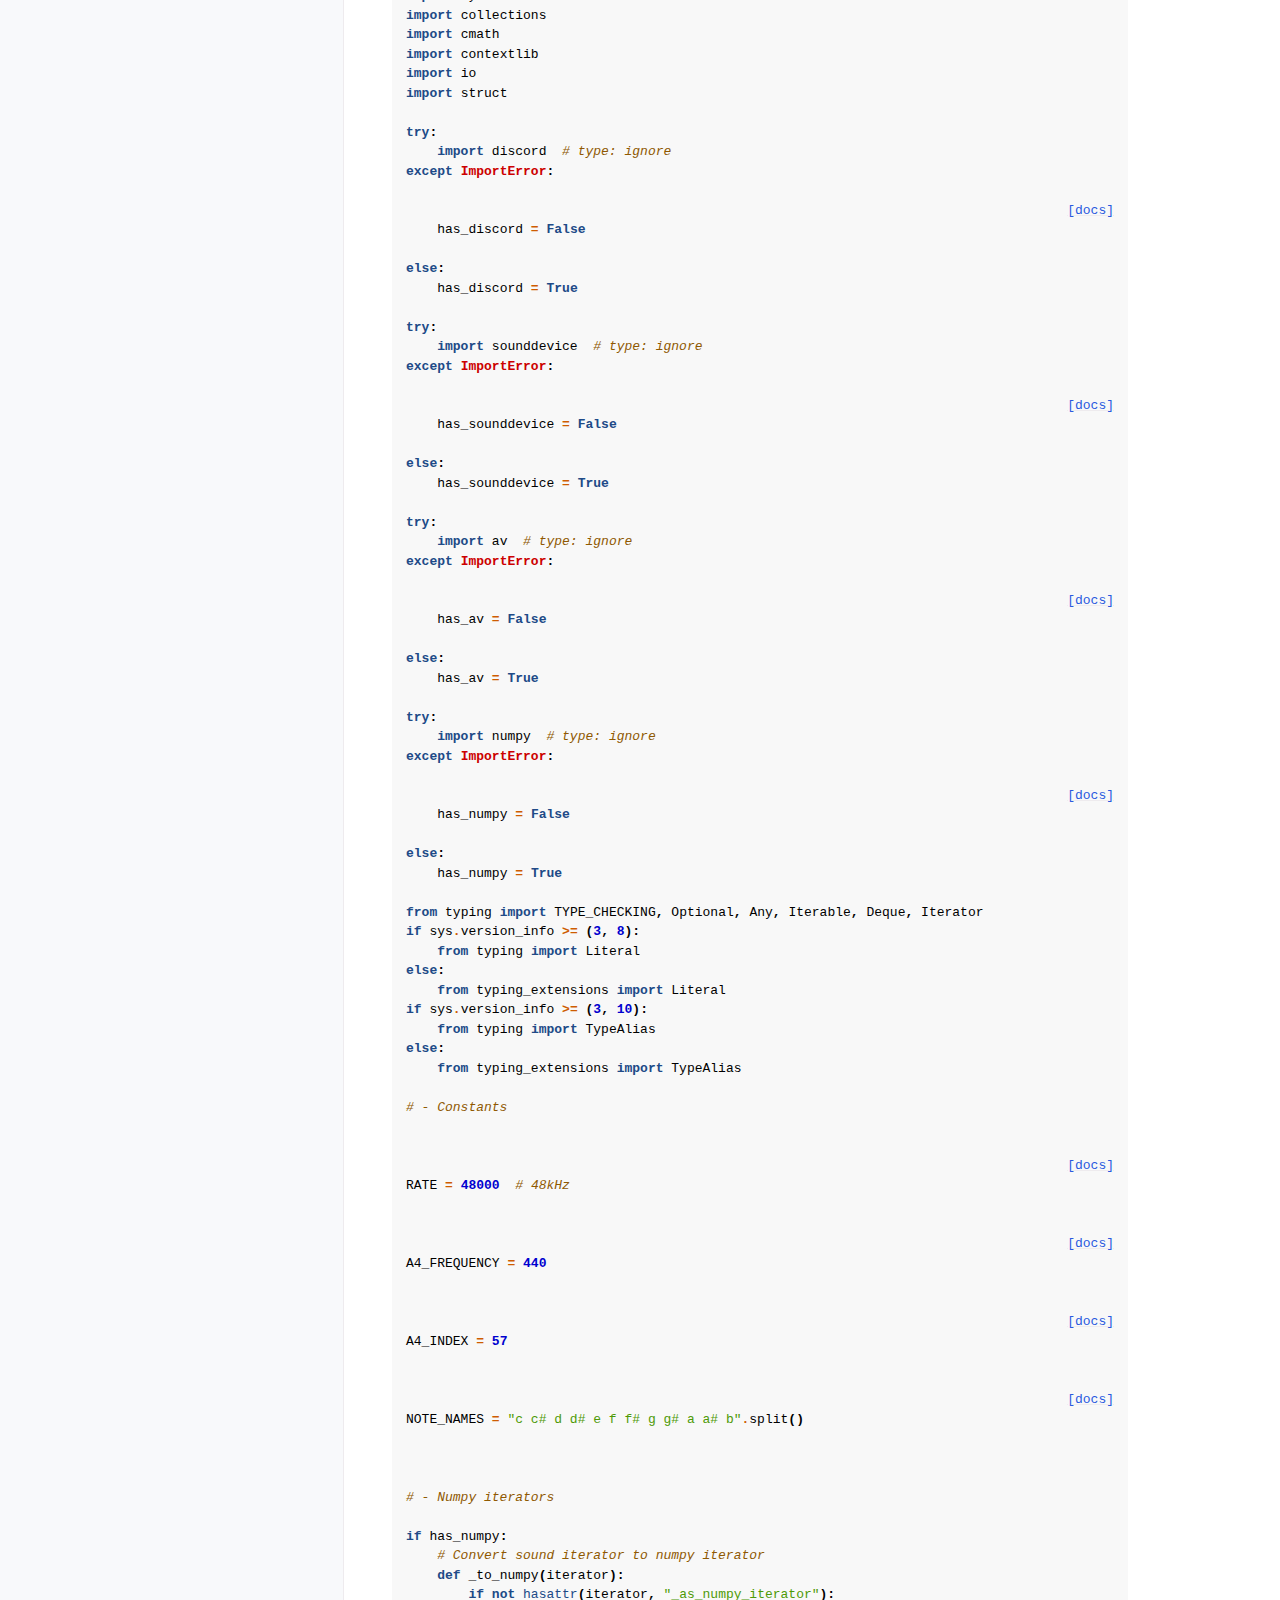
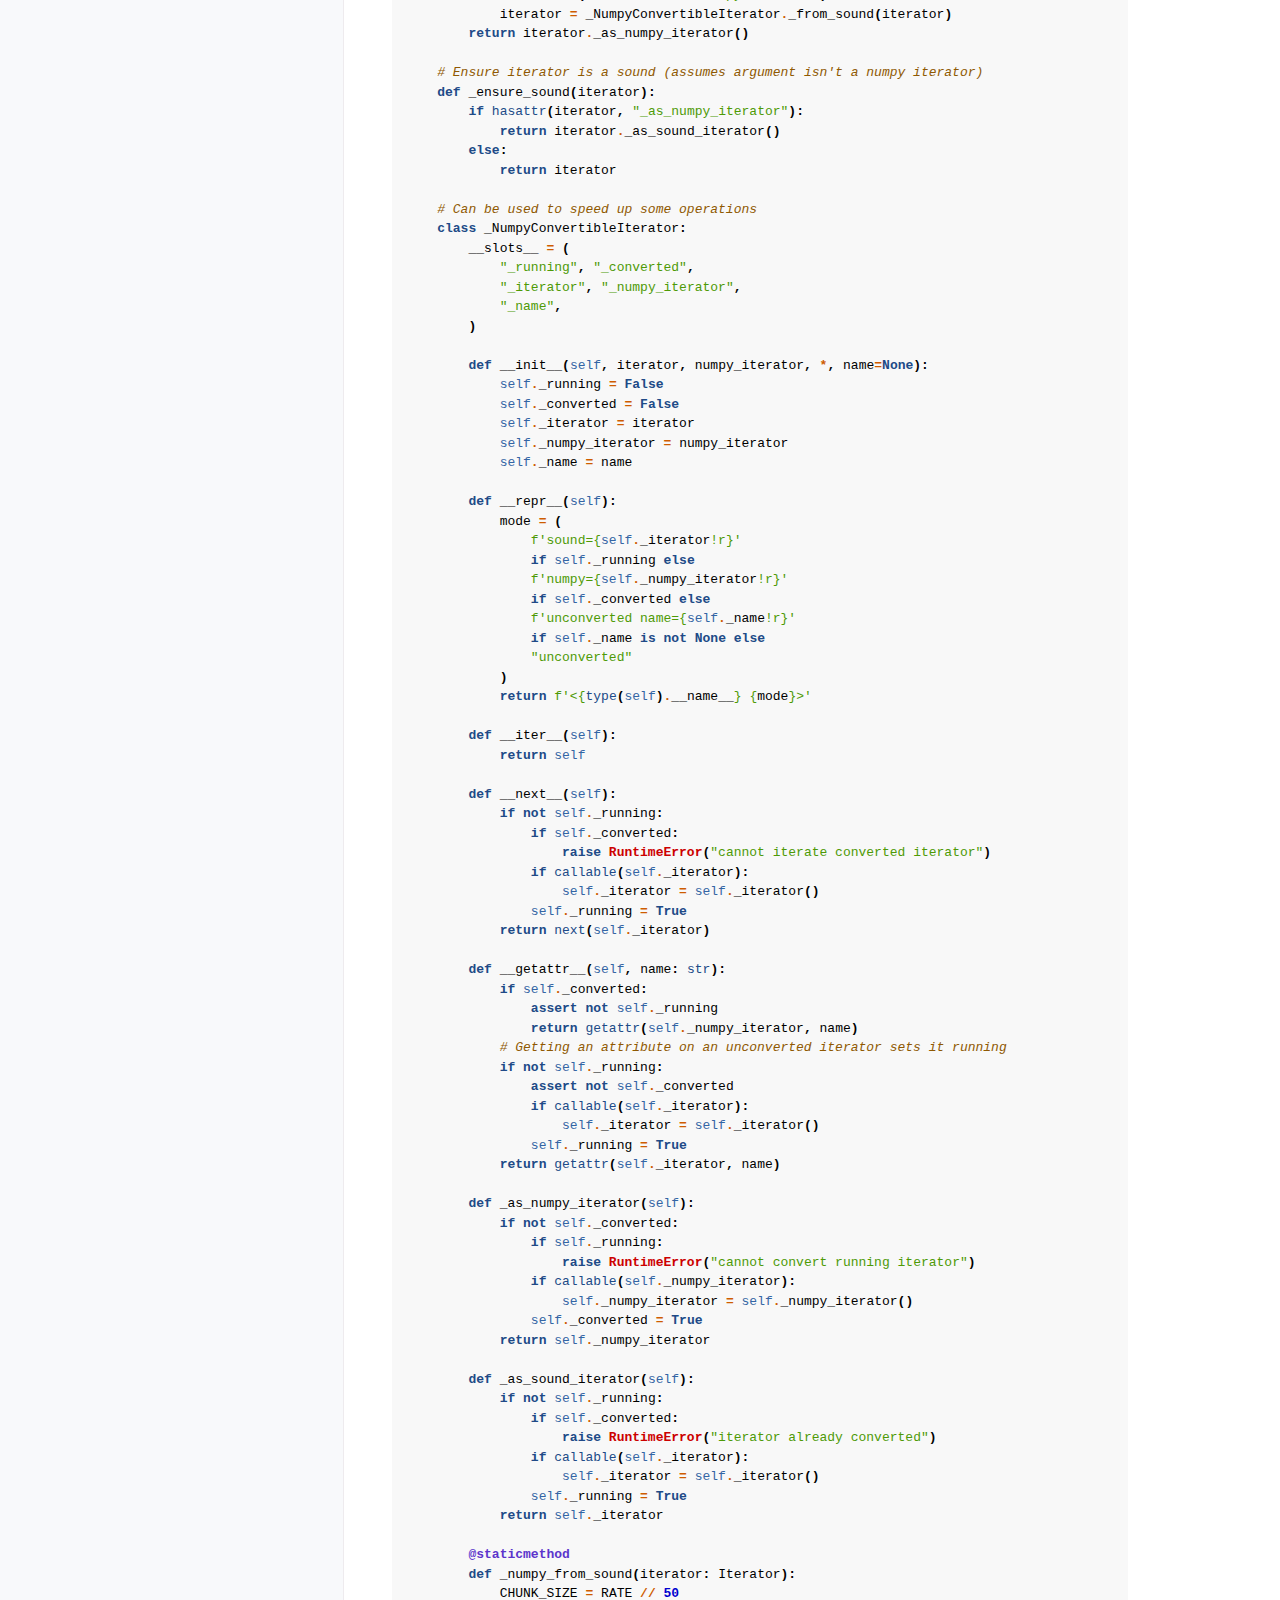
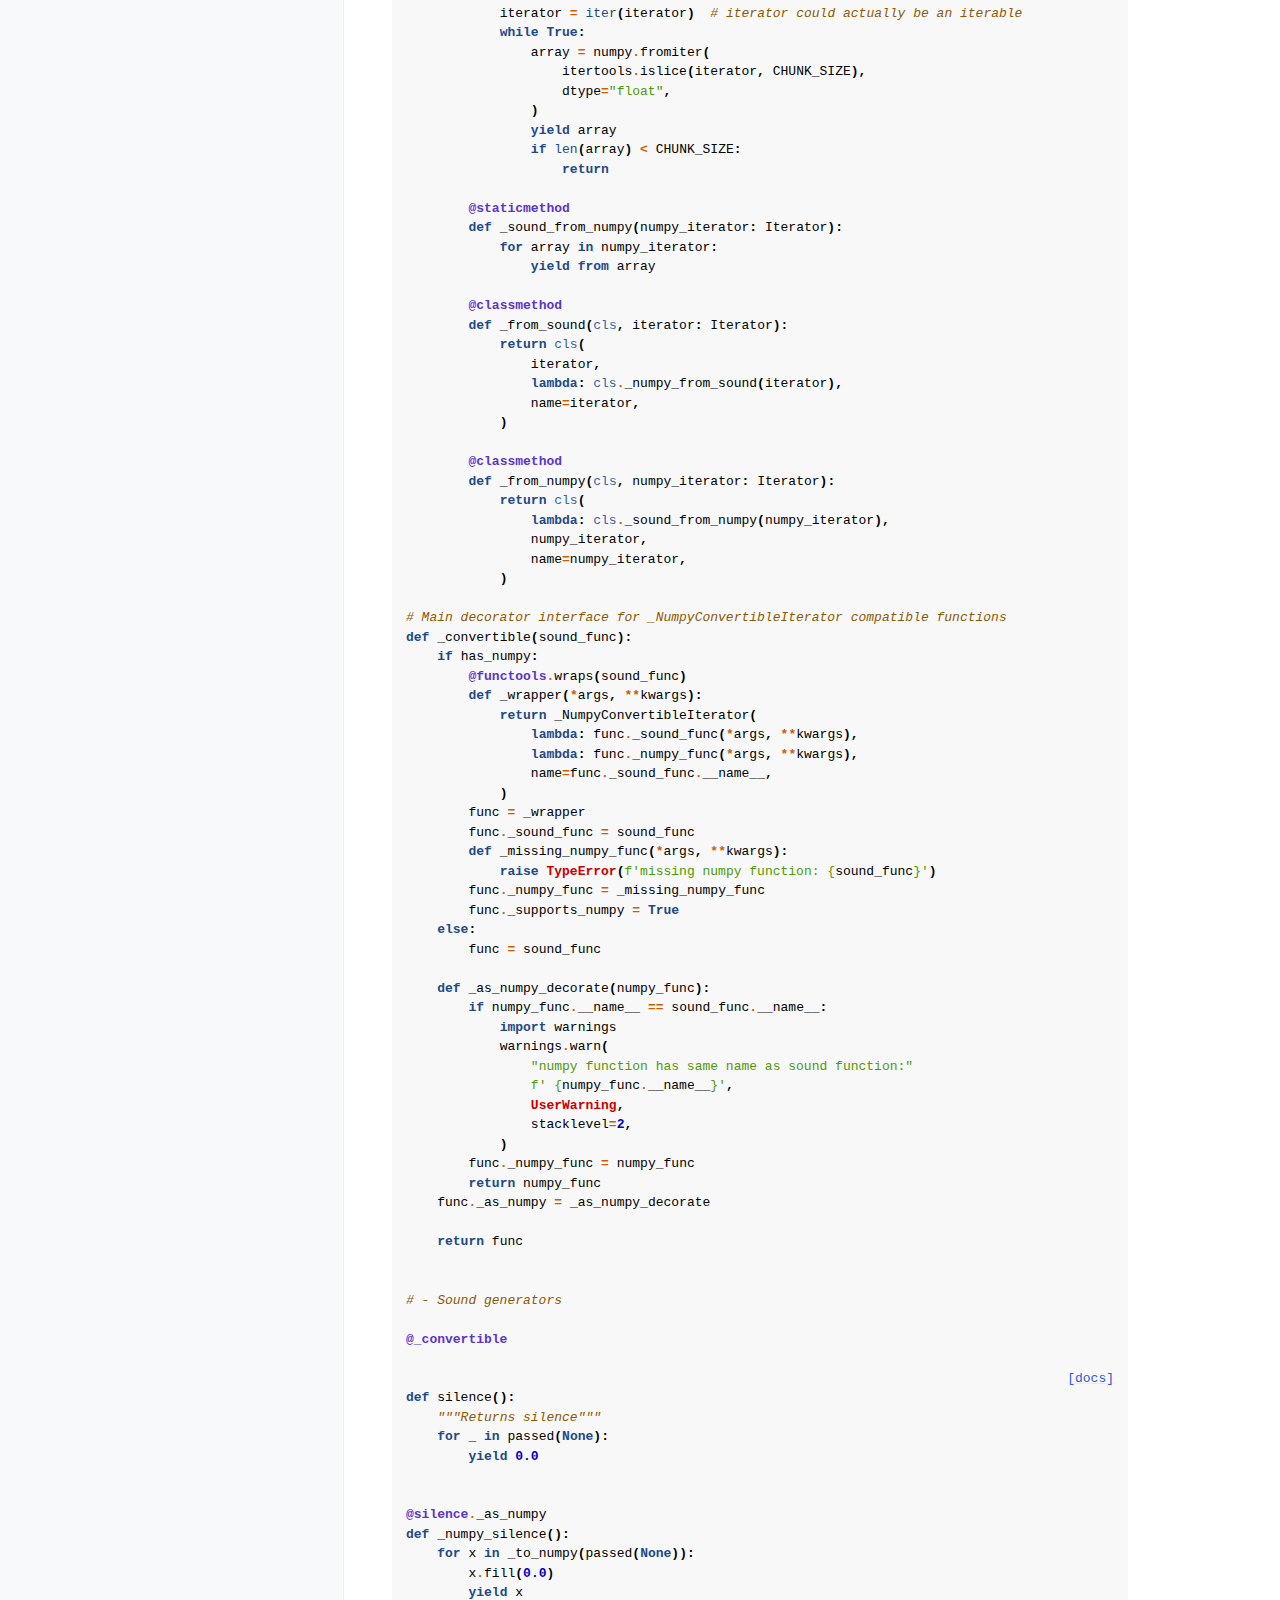
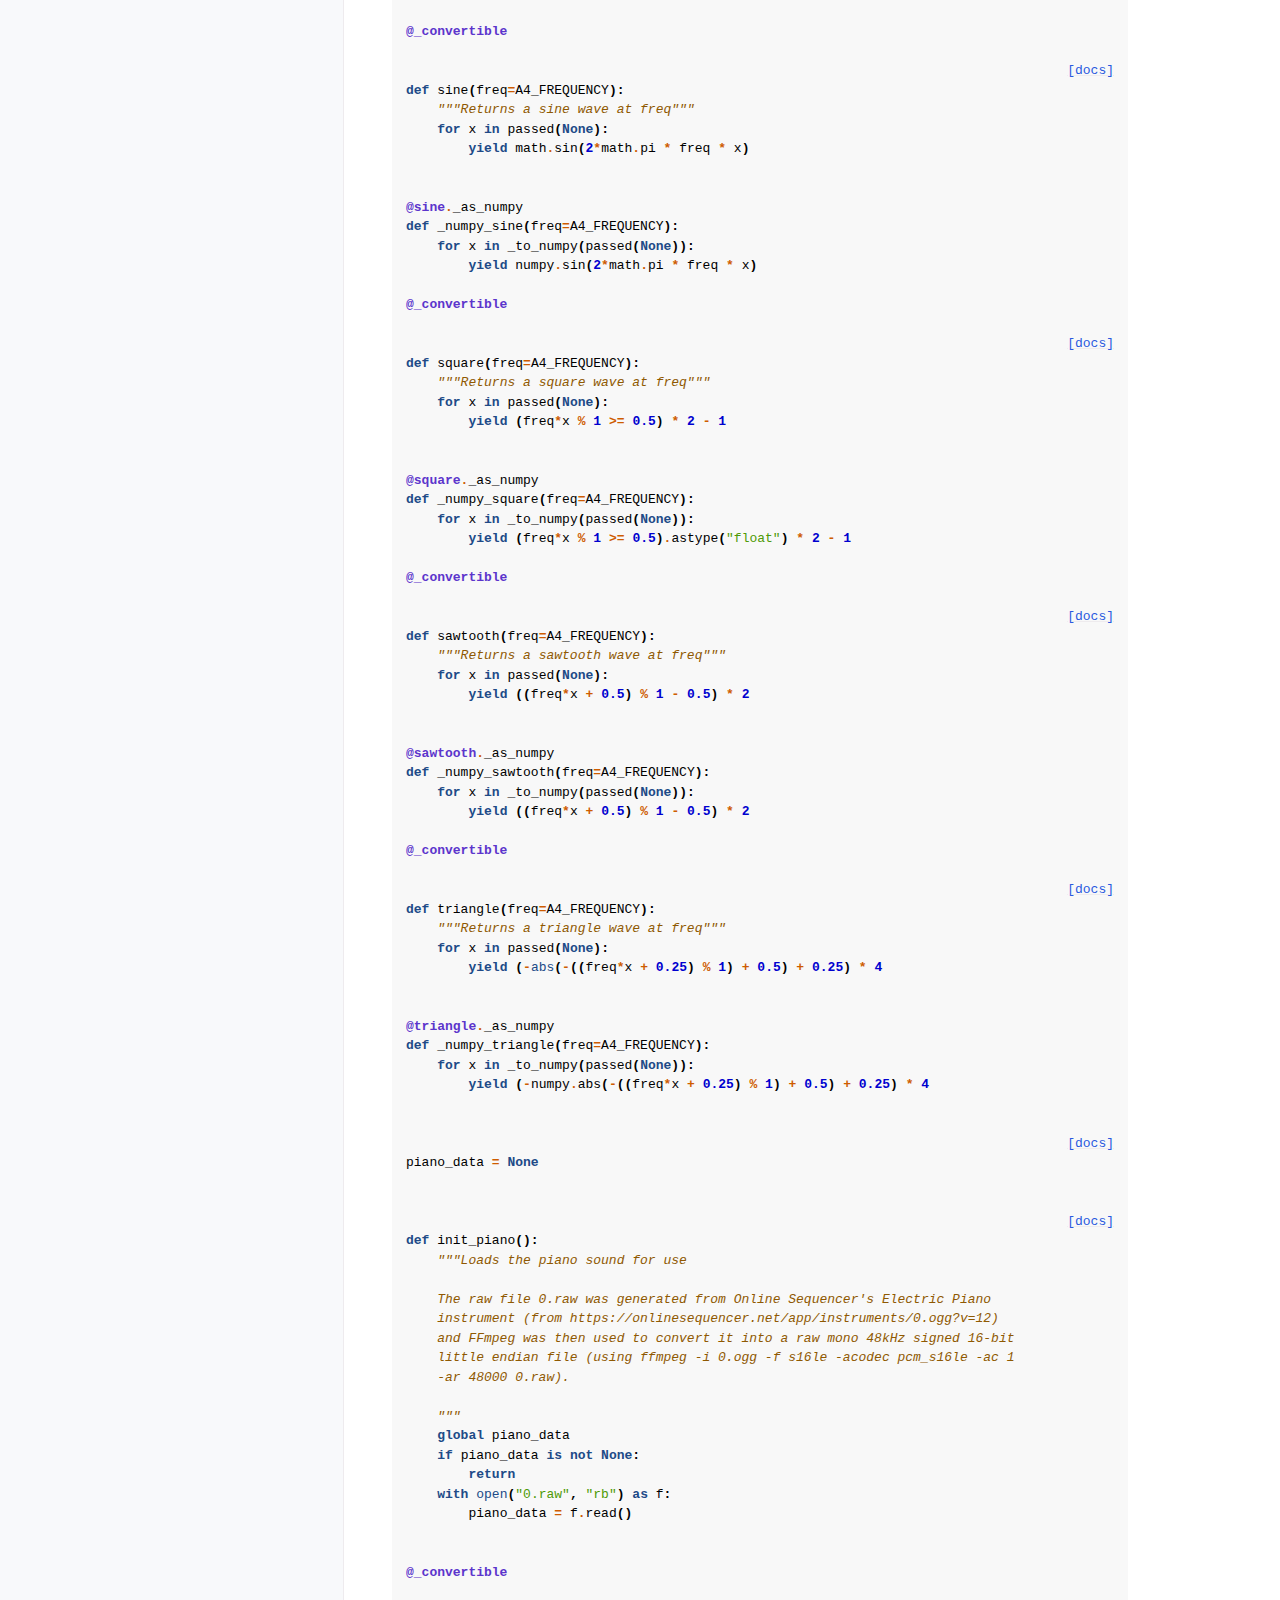
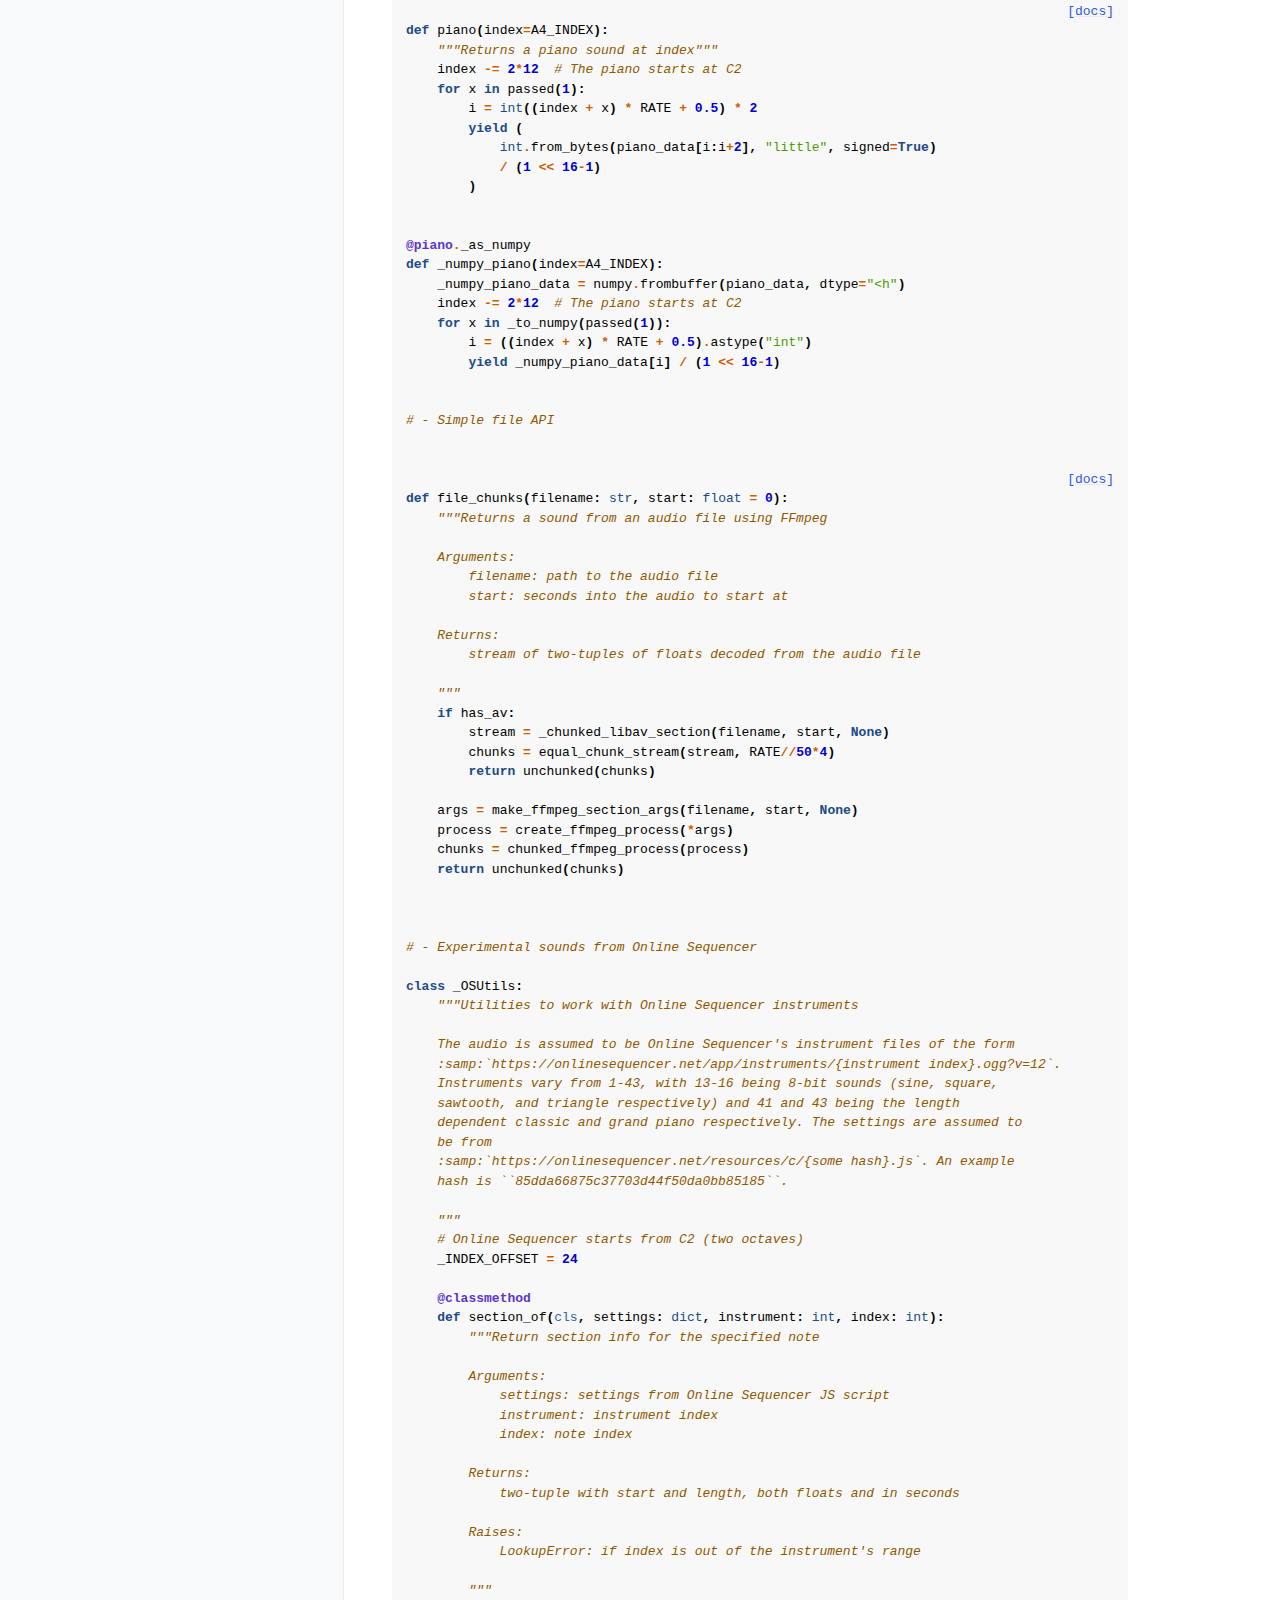
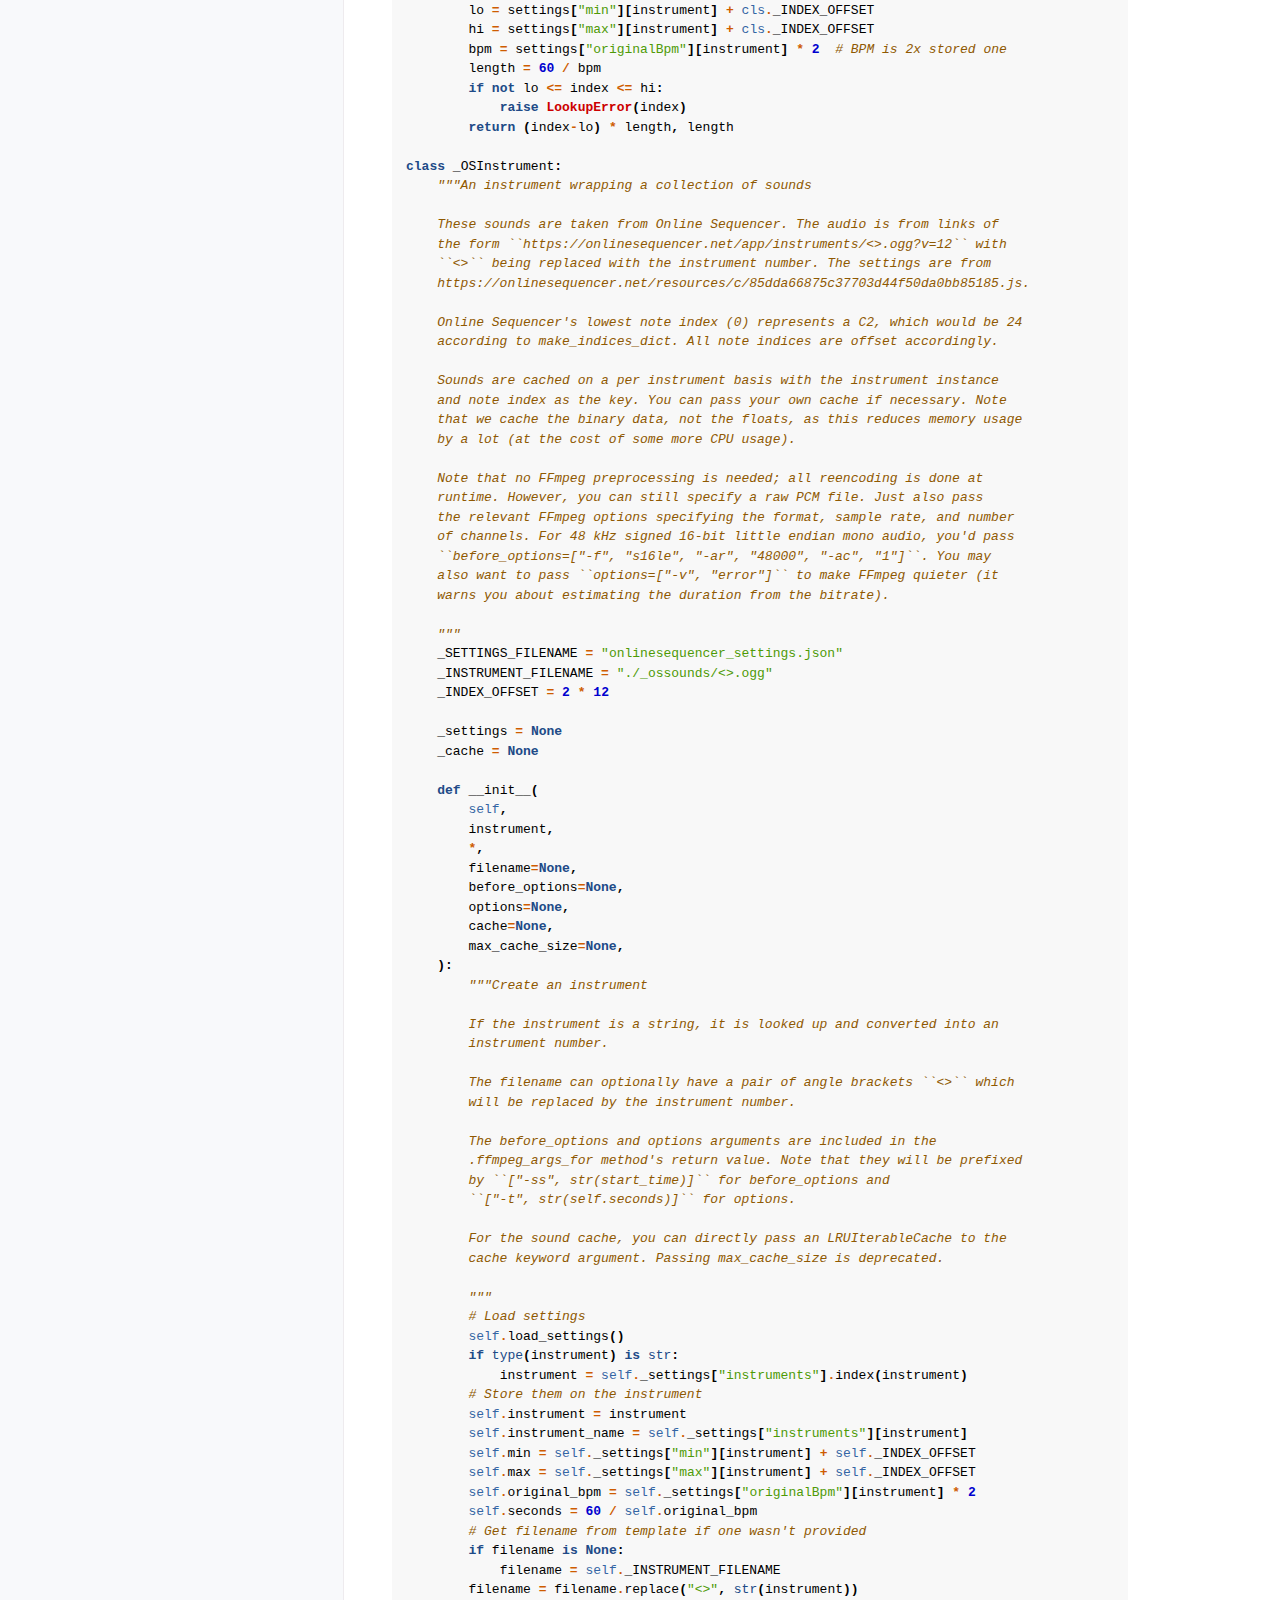
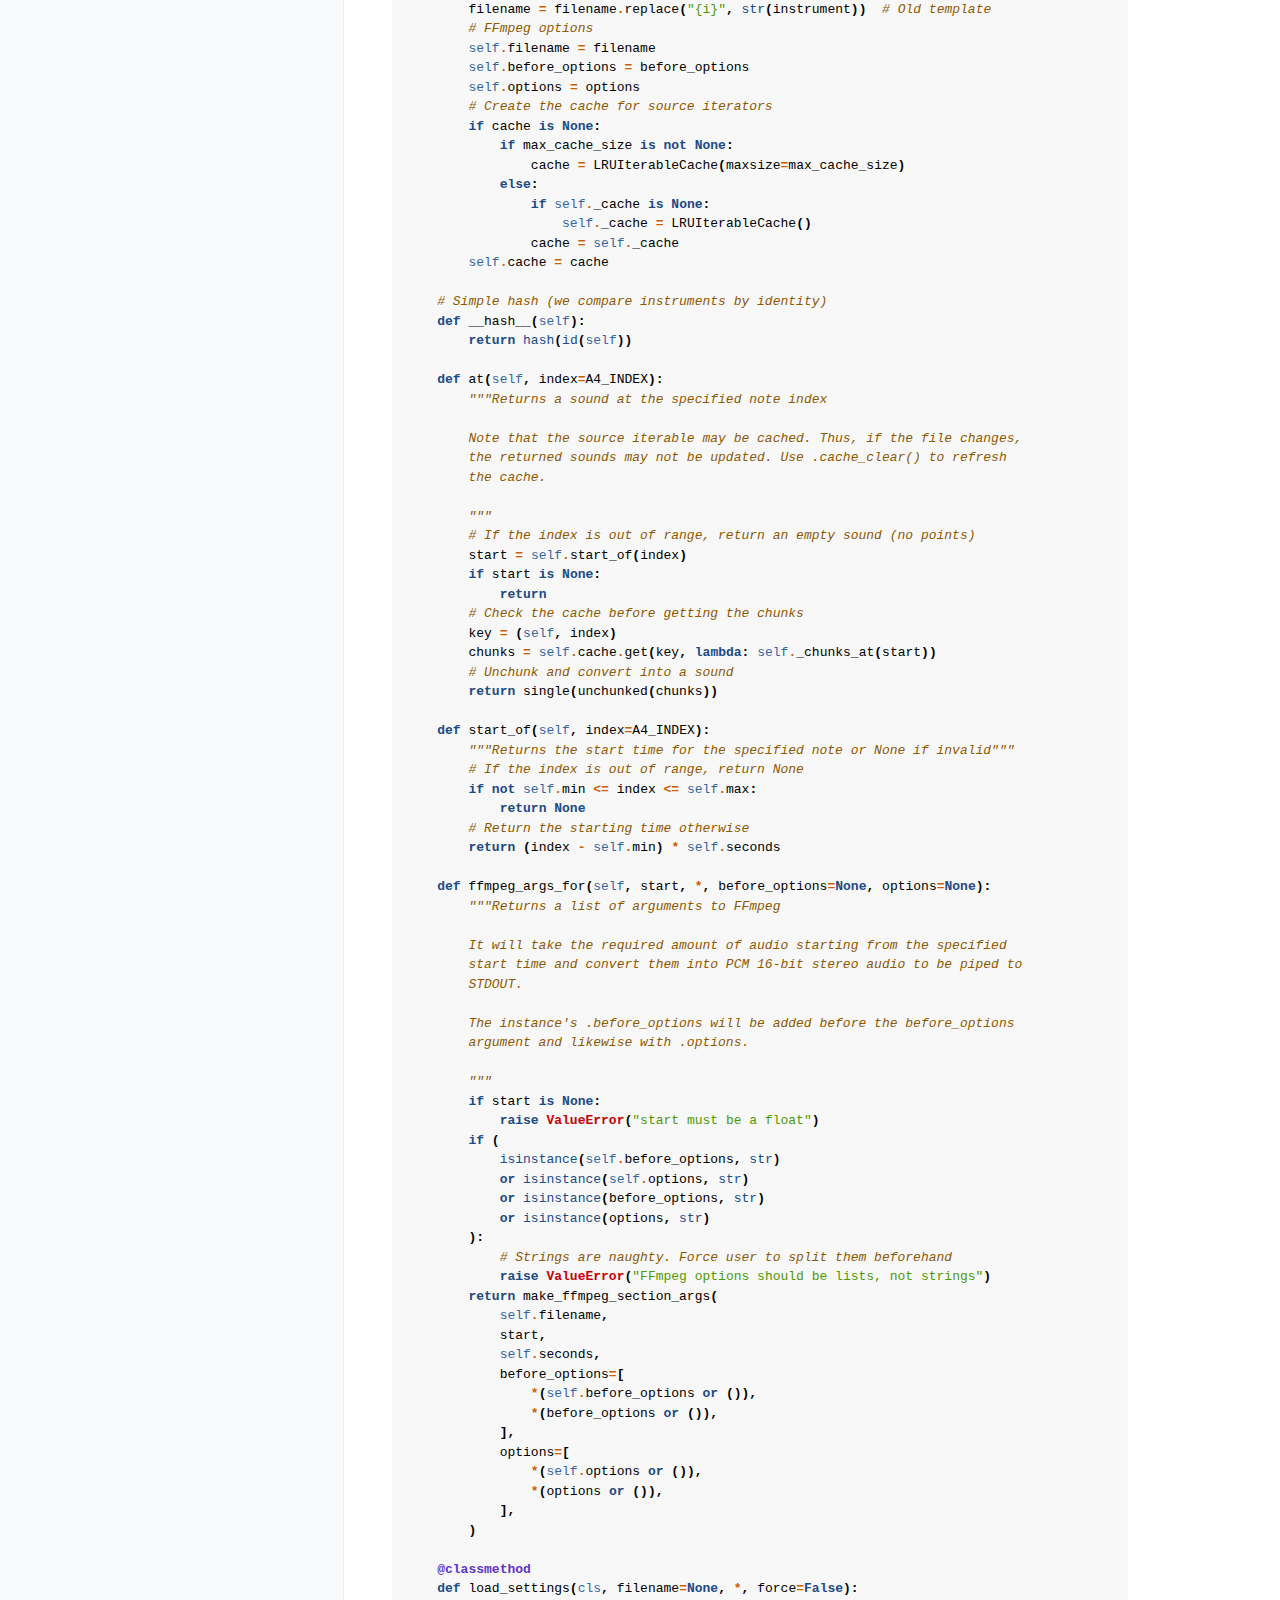
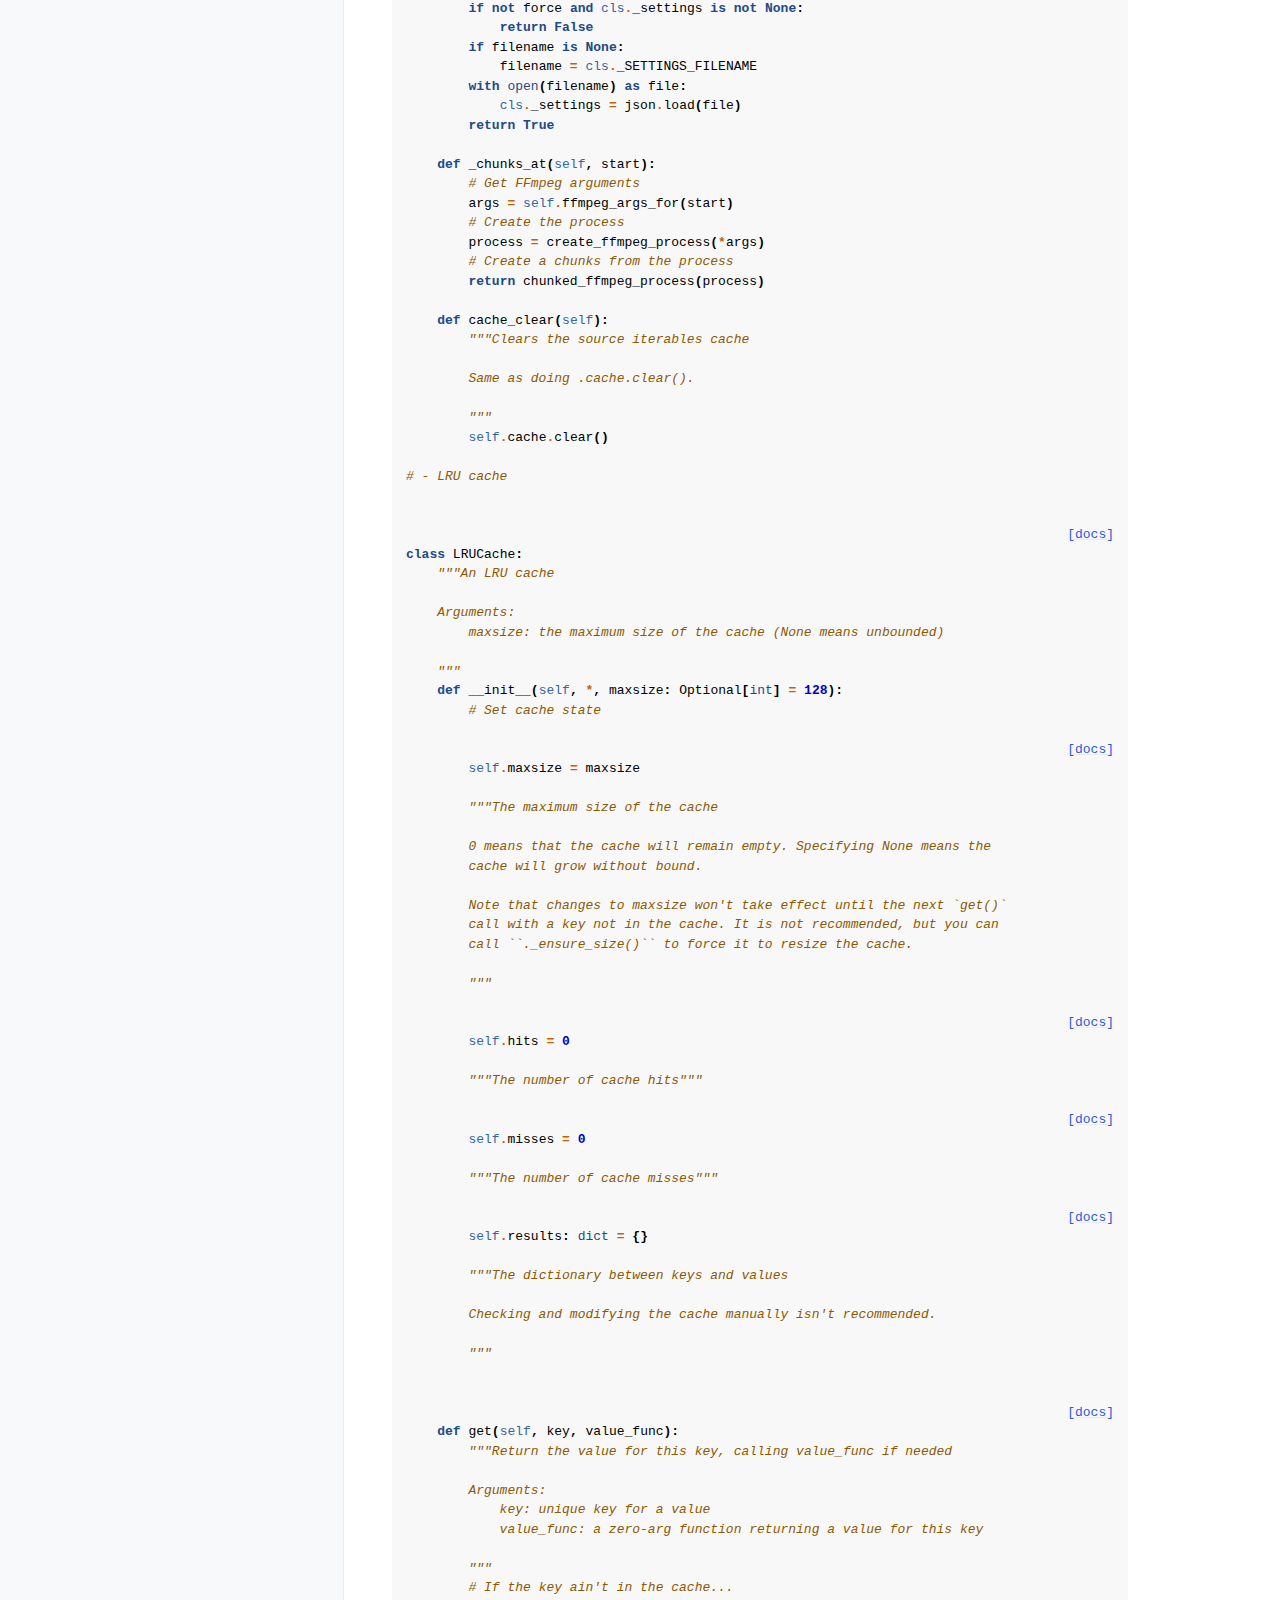
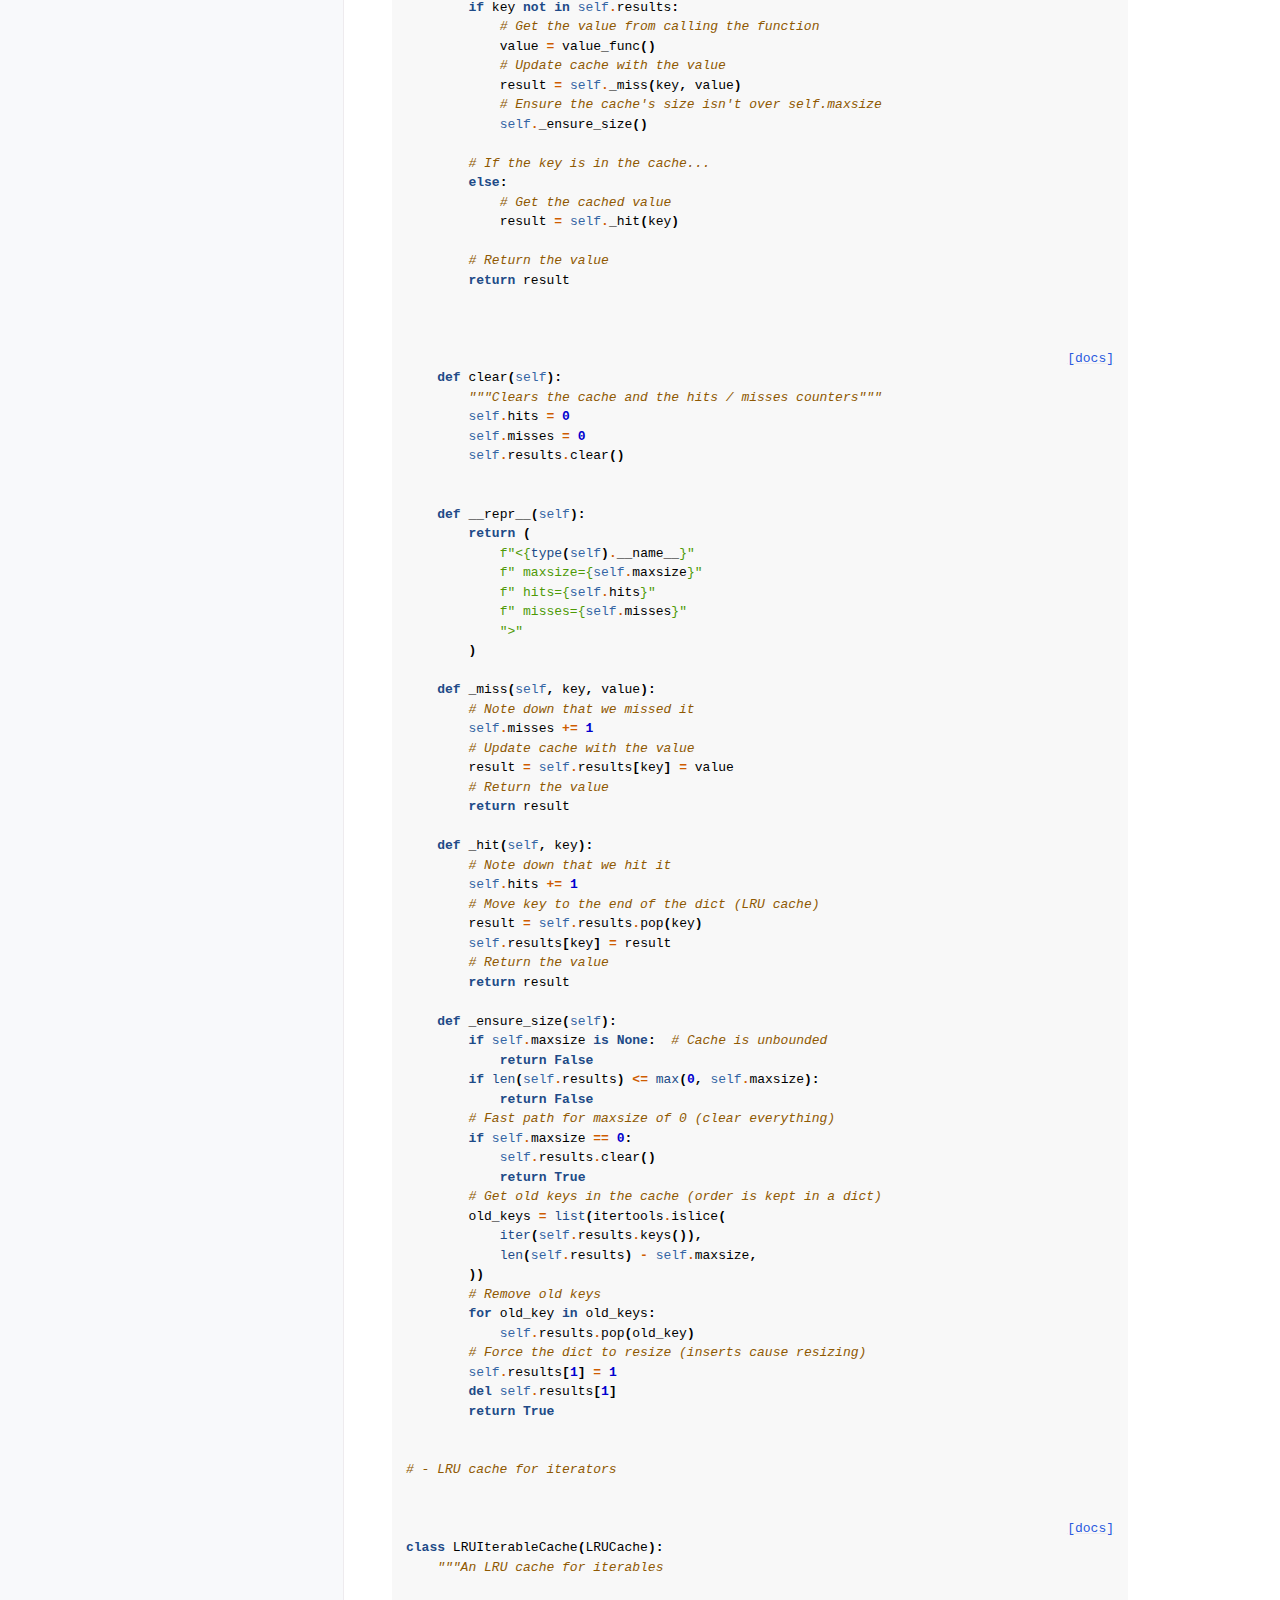
<file: _modules/soundit/index.html>
<!doctype html>
<html class="no-js" lang="en" data-content_root="../../">
  <head><meta charset="utf-8"/>
    <meta name="viewport" content="width=device-width,initial-scale=1"/>
    <meta name="color-scheme" content="light dark"><link rel="index" title="Index" href="../../genindex/" /><link rel="search" title="Search" href="../../search/" />

    <!-- Generated with Sphinx 7.2.6 and Furo 2024.01.29 -->
        <title>soundit - soundit 0.4 documentation</title>
      <link rel="stylesheet" type="text/css" href="../../_static/pygments.css?v=a746c00c" />
    <link rel="stylesheet" type="text/css" href="../../_static/styles/furo.css?v=135e06be" />
    <link rel="stylesheet" type="text/css" href="../../_static/graphviz.css?v=eafc0fe6" />
    <link rel="stylesheet" type="text/css" href="../../_static/styles/furo-extensions.css?v=36a5483c" />
    <link rel="stylesheet" type="text/css" href="../../_static/custom.css?v=cdd7e7c4" />
    
    


<style>
  body {
    --color-code-background: #f8f8f8;
  --color-code-foreground: black;
  
  }
  @media not print {
    body[data-theme="dark"] {
      --color-code-background: #202020;
  --color-code-foreground: #d0d0d0;
  
    }
    @media (prefers-color-scheme: dark) {
      body:not([data-theme="light"]) {
        --color-code-background: #202020;
  --color-code-foreground: #d0d0d0;
  
      }
    }
  }
</style></head>
  <body>
    
    <script>
      document.body.dataset.theme = localStorage.getItem("theme") || "auto";
    </script>
    

<svg xmlns="http://www.w3.org/2000/svg" style="display: none;">
  <symbol id="svg-toc" viewBox="0 0 24 24">
    <title>Contents</title>
    <svg stroke="currentColor" fill="currentColor" stroke-width="0" viewBox="0 0 1024 1024">
      <path d="M408 442h480c4.4 0 8-3.6 8-8v-56c0-4.4-3.6-8-8-8H408c-4.4 0-8 3.6-8 8v56c0 4.4 3.6 8 8 8zm-8 204c0 4.4 3.6 8 8 8h480c4.4 0 8-3.6 8-8v-56c0-4.4-3.6-8-8-8H408c-4.4 0-8 3.6-8 8v56zm504-486H120c-4.4 0-8 3.6-8 8v56c0 4.4 3.6 8 8 8h784c4.4 0 8-3.6 8-8v-56c0-4.4-3.6-8-8-8zm0 632H120c-4.4 0-8 3.6-8 8v56c0 4.4 3.6 8 8 8h784c4.4 0 8-3.6 8-8v-56c0-4.4-3.6-8-8-8zM115.4 518.9L271.7 642c5.8 4.6 14.4.5 14.4-6.9V388.9c0-7.4-8.5-11.5-14.4-6.9L115.4 505.1a8.74 8.74 0 0 0 0 13.8z"/>
    </svg>
  </symbol>
  <symbol id="svg-menu" viewBox="0 0 24 24">
    <title>Menu</title>
    <svg xmlns="http://www.w3.org/2000/svg" viewBox="0 0 24 24" fill="none" stroke="currentColor"
      stroke-width="2" stroke-linecap="round" stroke-linejoin="round" class="feather-menu">
      <line x1="3" y1="12" x2="21" y2="12"></line>
      <line x1="3" y1="6" x2="21" y2="6"></line>
      <line x1="3" y1="18" x2="21" y2="18"></line>
    </svg>
  </symbol>
  <symbol id="svg-arrow-right" viewBox="0 0 24 24">
    <title>Expand</title>
    <svg xmlns="http://www.w3.org/2000/svg" viewBox="0 0 24 24" fill="none" stroke="currentColor"
      stroke-width="2" stroke-linecap="round" stroke-linejoin="round" class="feather-chevron-right">
      <polyline points="9 18 15 12 9 6"></polyline>
    </svg>
  </symbol>
  <symbol id="svg-sun" viewBox="0 0 24 24">
    <title>Light mode</title>
    <svg xmlns="http://www.w3.org/2000/svg" viewBox="0 0 24 24" fill="none" stroke="currentColor"
      stroke-width="1.5" stroke-linecap="round" stroke-linejoin="round" class="feather-sun">
      <circle cx="12" cy="12" r="5"></circle>
      <line x1="12" y1="1" x2="12" y2="3"></line>
      <line x1="12" y1="21" x2="12" y2="23"></line>
      <line x1="4.22" y1="4.22" x2="5.64" y2="5.64"></line>
      <line x1="18.36" y1="18.36" x2="19.78" y2="19.78"></line>
      <line x1="1" y1="12" x2="3" y2="12"></line>
      <line x1="21" y1="12" x2="23" y2="12"></line>
      <line x1="4.22" y1="19.78" x2="5.64" y2="18.36"></line>
      <line x1="18.36" y1="5.64" x2="19.78" y2="4.22"></line>
    </svg>
  </symbol>
  <symbol id="svg-moon" viewBox="0 0 24 24">
    <title>Dark mode</title>
    <svg xmlns="http://www.w3.org/2000/svg" viewBox="0 0 24 24" fill="none" stroke="currentColor"
      stroke-width="1.5" stroke-linecap="round" stroke-linejoin="round" class="icon-tabler-moon">
      <path stroke="none" d="M0 0h24v24H0z" fill="none" />
      <path d="M12 3c.132 0 .263 0 .393 0a7.5 7.5 0 0 0 7.92 12.446a9 9 0 1 1 -8.313 -12.454z" />
    </svg>
  </symbol>
  <symbol id="svg-sun-half" viewBox="0 0 24 24">
    <title>Auto light/dark mode</title>
    <svg xmlns="http://www.w3.org/2000/svg" viewBox="0 0 24 24" fill="none" stroke="currentColor"
      stroke-width="1.5" stroke-linecap="round" stroke-linejoin="round" class="icon-tabler-shadow">
      <path stroke="none" d="M0 0h24v24H0z" fill="none"/>
      <circle cx="12" cy="12" r="9" />
      <path d="M13 12h5" />
      <path d="M13 15h4" />
      <path d="M13 18h1" />
      <path d="M13 9h4" />
      <path d="M13 6h1" />
    </svg>
  </symbol>
</svg>

<input type="checkbox" class="sidebar-toggle" name="__navigation" id="__navigation">
<input type="checkbox" class="sidebar-toggle" name="__toc" id="__toc">
<label class="overlay sidebar-overlay" for="__navigation">
  <div class="visually-hidden">Hide navigation sidebar</div>
</label>
<label class="overlay toc-overlay" for="__toc">
  <div class="visually-hidden">Hide table of contents sidebar</div>
</label>



<div class="page">
  <header class="mobile-header">
    <div class="header-left">
      <label class="nav-overlay-icon" for="__navigation">
        <div class="visually-hidden">Toggle site navigation sidebar</div>
        <i class="icon"><svg><use href="#svg-menu"></use></svg></i>
      </label>
    </div>
    <div class="header-center">
      <a href="../../" title="soundit 0.4 documentation"><div class="brand">soundit 0.4 documentation</div></a>
    </div>
    <div class="header-right">
      <div class="theme-toggle-container theme-toggle-header">
        <button class="theme-toggle">
          <div class="visually-hidden">Toggle Light / Dark / Auto color theme</div>
          <svg class="theme-icon-when-auto"><use href="#svg-sun-half"></use></svg>
          <svg class="theme-icon-when-dark"><use href="#svg-moon"></use></svg>
          <svg class="theme-icon-when-light"><use href="#svg-sun"></use></svg>
        </button>
      </div>
      <label class="toc-overlay-icon toc-header-icon no-toc" for="__toc">
        <div class="visually-hidden">Toggle table of contents sidebar</div>
        <i class="icon"><svg><use href="#svg-toc"></use></svg></i>
      </label>
    </div>
  </header>
  <aside class="sidebar-drawer">
    <div class="sidebar-container">
      
      <div class="sidebar-sticky"><a class="sidebar-brand" href="../../">
  
  
  <span class="sidebar-brand-text">soundit 0.4 documentation</span>
  
</a><form class="sidebar-search-container" method="get" action="../../search/" role="search">
  <input class="sidebar-search" placeholder="Search" name="q" aria-label="Search">
  <input type="hidden" name="check_keywords" value="yes">
  <input type="hidden" name="area" value="default">
</form>
<div id="searchbox"></div><div class="sidebar-scroll"><div class="sidebar-tree">
  <ul>
<li class="toctree-l1 has-children"><a class="reference internal" href="../../api/">API Reference</a><input class="toctree-checkbox" id="toctree-checkbox-1" name="toctree-checkbox-1" role="switch" type="checkbox"/><label for="toctree-checkbox-1"><div class="visually-hidden">Toggle navigation of API Reference</div><i class="icon"><svg><use href="#svg-arrow-right"></use></svg></i></label><ul>
<li class="toctree-l2"><a class="reference internal" href="../../api/soundit/">soundit</a></li>
</ul>
</li>
<li class="toctree-l1"><a class="reference internal" href="../../changelog/">Changelog</a></li>
</ul>

</div>
</div>

      </div>
      
    </div>
  </aside>
  <div class="main">
    <div class="content">
      <div class="article-container">
        <a href="#" class="back-to-top muted-link">
          <svg xmlns="http://www.w3.org/2000/svg" viewBox="0 0 24 24">
            <path d="M13 20h-2V8l-5.5 5.5-1.42-1.42L12 4.16l7.92 7.92-1.42 1.42L13 8v12z"></path>
          </svg>
          <span>Back to top</span>
        </a>
        <div class="content-icon-container"><div class="theme-toggle-container theme-toggle-content">
            <button class="theme-toggle">
              <div class="visually-hidden">Toggle Light / Dark / Auto color theme</div>
              <svg class="theme-icon-when-auto"><use href="#svg-sun-half"></use></svg>
              <svg class="theme-icon-when-dark"><use href="#svg-moon"></use></svg>
              <svg class="theme-icon-when-light"><use href="#svg-sun"></use></svg>
            </button>
          </div>
          <label class="toc-overlay-icon toc-content-icon no-toc" for="__toc">
            <div class="visually-hidden">Toggle table of contents sidebar</div>
            <i class="icon"><svg><use href="#svg-toc"></use></svg></i>
          </label>
        </div>
        <article role="main">
          <h1>Source code for soundit</h1><div class="highlight"><pre>
<span></span><span class="sa">r</span><span class="sd">&quot;&quot;&quot;Make audio</span>

<span class="sd">This module uses iterators to represent audio streams. These iterators return</span>
<span class="sd">float values between [-1.0, 1.0) and can be chained, averaged, and precomputed</span>
<span class="sd">to your heart&#39;s content to create music. We call these iterators &quot;sounds&quot;.</span>

<span class="sd">Note that all sounds are in 48kHz.</span>

<span class="sd">There is also a kinda sus music parser which can aid in creating longer music.</span>
<span class="sd">More info on that can be found in the `music_to_notes`&#39;s docstring.</span>

<span class="sd">Sound generators:</span>
<span class="sd">    `sine`</span>
<span class="sd">    `square`</span>
<span class="sd">    `sawtooth`</span>
<span class="sd">    `triangle`</span>
<span class="sd">    `silence`</span>
<span class="sd">    `piano`  (requires `init_piano` to be called)</span>

<span class="sd">Sound creation utilities:</span>
<span class="sd">    `passed`</span>

<span class="sd">Sound effects:</span>
<span class="sd">    `fade`</span>
<span class="sd">    `volume`</span>
<span class="sd">    `cut`</span>
<span class="sd">    `pad`</span>
<span class="sd">    `exact`</span>
<span class="sd">    `delay`</span>

<span class="sd">Frequency utilities:</span>
<span class="sd">    `make_frequencies_dict`</span>
<span class="sd">    `make_indices_dict`</span>

<span class="sd">Music functions:</span>
<span class="sd">    `split_music`</span>
<span class="sd">    `music_to_notes`</span>
<span class="sd">    `notes_to_sine`</span>
<span class="sd">    `_notes_to_sound`  (unfinalized API)</span>

<span class="sd">Audio source utilities:</span>
<span class="sd">    `chunked`</span>
<span class="sd">    `unchunked`</span>

<span class="sd">We also provide some utility functions with other tools such as converting</span>
<span class="sd">chunks into discord.py AudioSources or decompressing audio on the fly with</span>
<span class="sd">FFmpeg. These only work when their required library is installed.</span>

<span class="sd">discord.py utilities:</span>
<span class="sd">    `wrap_discord_source`</span>
<span class="sd">    `unwrap_discord_source`</span>
<span class="sd">    `play_discord_source`</span>

<span class="sd">FFmpeg utilities:</span>
<span class="sd">    `file_chunks`</span>
<span class="sd">    `make_ffmpeg_section_args`</span>
<span class="sd">    `create_ffmpeg_process`</span>
<span class="sd">    `chunked_ffmpeg_process`</span>

<span class="sd">sounddevice utilities:</span>
<span class="sd">    `play_output_chunks`</span>
<span class="sd">    `create_input_chunks`</span>

<span class="sd">There is also some built-in music that are prefixed with \MUSIC_, such as</span>
<span class="sd">MUSIC_DIGITIZED, provided for testing purposes.</span>

<span class="sd">&quot;&quot;&quot;</span>

<span class="kn">import</span> <span class="nn">asyncio</span>
<span class="kn">import</span> <span class="nn">math</span>
<span class="kn">import</span> <span class="nn">json</span>
<span class="kn">import</span> <span class="nn">itertools</span>
<span class="kn">import</span> <span class="nn">functools</span>
<span class="kn">import</span> <span class="nn">subprocess</span>
<span class="kn">import</span> <span class="nn">copy</span>
<span class="kn">import</span> <span class="nn">heapq</span>
<span class="kn">import</span> <span class="nn">sys</span>
<span class="kn">import</span> <span class="nn">collections</span>
<span class="kn">import</span> <span class="nn">cmath</span>
<span class="kn">import</span> <span class="nn">contextlib</span>
<span class="kn">import</span> <span class="nn">io</span>
<span class="kn">import</span> <span class="nn">struct</span>

<span class="k">try</span><span class="p">:</span>
    <span class="kn">import</span> <span class="nn">discord</span>  <span class="c1"># type: ignore</span>
<span class="k">except</span> <span class="ne">ImportError</span><span class="p">:</span>
<div class="viewcode-block" id="has_discord">
<a class="viewcode-back" href="../../api/soundit/#soundit.has_discord">[docs]</a>
    <span class="n">has_discord</span> <span class="o">=</span> <span class="kc">False</span></div>

<span class="k">else</span><span class="p">:</span>
    <span class="n">has_discord</span> <span class="o">=</span> <span class="kc">True</span>

<span class="k">try</span><span class="p">:</span>
    <span class="kn">import</span> <span class="nn">sounddevice</span>  <span class="c1"># type: ignore</span>
<span class="k">except</span> <span class="ne">ImportError</span><span class="p">:</span>
<div class="viewcode-block" id="has_sounddevice">
<a class="viewcode-back" href="../../api/soundit/#soundit.has_sounddevice">[docs]</a>
    <span class="n">has_sounddevice</span> <span class="o">=</span> <span class="kc">False</span></div>

<span class="k">else</span><span class="p">:</span>
    <span class="n">has_sounddevice</span> <span class="o">=</span> <span class="kc">True</span>

<span class="k">try</span><span class="p">:</span>
    <span class="kn">import</span> <span class="nn">av</span>  <span class="c1"># type: ignore</span>
<span class="k">except</span> <span class="ne">ImportError</span><span class="p">:</span>
<div class="viewcode-block" id="has_av">
<a class="viewcode-back" href="../../api/soundit/#soundit.has_av">[docs]</a>
    <span class="n">has_av</span> <span class="o">=</span> <span class="kc">False</span></div>

<span class="k">else</span><span class="p">:</span>
    <span class="n">has_av</span> <span class="o">=</span> <span class="kc">True</span>

<span class="k">try</span><span class="p">:</span>
    <span class="kn">import</span> <span class="nn">numpy</span>  <span class="c1"># type: ignore</span>
<span class="k">except</span> <span class="ne">ImportError</span><span class="p">:</span>
<div class="viewcode-block" id="has_numpy">
<a class="viewcode-back" href="../../api/soundit/#soundit.has_numpy">[docs]</a>
    <span class="n">has_numpy</span> <span class="o">=</span> <span class="kc">False</span></div>

<span class="k">else</span><span class="p">:</span>
    <span class="n">has_numpy</span> <span class="o">=</span> <span class="kc">True</span>

<span class="kn">from</span> <span class="nn">typing</span> <span class="kn">import</span> <span class="n">TYPE_CHECKING</span><span class="p">,</span> <span class="n">Optional</span><span class="p">,</span> <span class="n">Any</span><span class="p">,</span> <span class="n">Iterable</span><span class="p">,</span> <span class="n">Deque</span><span class="p">,</span> <span class="n">Iterator</span>
<span class="k">if</span> <span class="n">sys</span><span class="o">.</span><span class="n">version_info</span> <span class="o">&gt;=</span> <span class="p">(</span><span class="mi">3</span><span class="p">,</span> <span class="mi">8</span><span class="p">):</span>
    <span class="kn">from</span> <span class="nn">typing</span> <span class="kn">import</span> <span class="n">Literal</span>
<span class="k">else</span><span class="p">:</span>
    <span class="kn">from</span> <span class="nn">typing_extensions</span> <span class="kn">import</span> <span class="n">Literal</span>
<span class="k">if</span> <span class="n">sys</span><span class="o">.</span><span class="n">version_info</span> <span class="o">&gt;=</span> <span class="p">(</span><span class="mi">3</span><span class="p">,</span> <span class="mi">10</span><span class="p">):</span>
    <span class="kn">from</span> <span class="nn">typing</span> <span class="kn">import</span> <span class="n">TypeAlias</span>
<span class="k">else</span><span class="p">:</span>
    <span class="kn">from</span> <span class="nn">typing_extensions</span> <span class="kn">import</span> <span class="n">TypeAlias</span>

<span class="c1"># - Constants</span>

<div class="viewcode-block" id="RATE">
<a class="viewcode-back" href="../../api/soundit/#soundit.RATE">[docs]</a>
<span class="n">RATE</span> <span class="o">=</span> <span class="mi">48000</span>  <span class="c1"># 48kHz</span></div>

<div class="viewcode-block" id="A4_FREQUENCY">
<a class="viewcode-back" href="../../api/soundit/#soundit.A4_FREQUENCY">[docs]</a>
<span class="n">A4_FREQUENCY</span> <span class="o">=</span> <span class="mi">440</span></div>

<div class="viewcode-block" id="A4_INDEX">
<a class="viewcode-back" href="../../api/soundit/#soundit.A4_INDEX">[docs]</a>
<span class="n">A4_INDEX</span> <span class="o">=</span> <span class="mi">57</span></div>

<div class="viewcode-block" id="NOTE_NAMES">
<a class="viewcode-back" href="../../api/soundit/#soundit.NOTE_NAMES">[docs]</a>
<span class="n">NOTE_NAMES</span> <span class="o">=</span> <span class="s2">&quot;c c# d d# e f f# g g# a a# b&quot;</span><span class="o">.</span><span class="n">split</span><span class="p">()</span></div>



<span class="c1"># - Numpy iterators</span>

<span class="k">if</span> <span class="n">has_numpy</span><span class="p">:</span>
    <span class="c1"># Convert sound iterator to numpy iterator</span>
    <span class="k">def</span> <span class="nf">_to_numpy</span><span class="p">(</span><span class="n">iterator</span><span class="p">):</span>
        <span class="k">if</span> <span class="ow">not</span> <span class="nb">hasattr</span><span class="p">(</span><span class="n">iterator</span><span class="p">,</span> <span class="s2">&quot;_as_numpy_iterator&quot;</span><span class="p">):</span>
            <span class="n">iterator</span> <span class="o">=</span> <span class="n">_NumpyConvertibleIterator</span><span class="o">.</span><span class="n">_from_sound</span><span class="p">(</span><span class="n">iterator</span><span class="p">)</span>
        <span class="k">return</span> <span class="n">iterator</span><span class="o">.</span><span class="n">_as_numpy_iterator</span><span class="p">()</span>

    <span class="c1"># Ensure iterator is a sound (assumes argument isn&#39;t a numpy iterator)</span>
    <span class="k">def</span> <span class="nf">_ensure_sound</span><span class="p">(</span><span class="n">iterator</span><span class="p">):</span>
        <span class="k">if</span> <span class="nb">hasattr</span><span class="p">(</span><span class="n">iterator</span><span class="p">,</span> <span class="s2">&quot;_as_numpy_iterator&quot;</span><span class="p">):</span>
            <span class="k">return</span> <span class="n">iterator</span><span class="o">.</span><span class="n">_as_sound_iterator</span><span class="p">()</span>
        <span class="k">else</span><span class="p">:</span>
            <span class="k">return</span> <span class="n">iterator</span>

    <span class="c1"># Can be used to speed up some operations</span>
    <span class="k">class</span> <span class="nc">_NumpyConvertibleIterator</span><span class="p">:</span>
        <span class="vm">__slots__</span> <span class="o">=</span> <span class="p">(</span>
            <span class="s2">&quot;_running&quot;</span><span class="p">,</span> <span class="s2">&quot;_converted&quot;</span><span class="p">,</span>
            <span class="s2">&quot;_iterator&quot;</span><span class="p">,</span> <span class="s2">&quot;_numpy_iterator&quot;</span><span class="p">,</span>
            <span class="s2">&quot;_name&quot;</span><span class="p">,</span>
        <span class="p">)</span>

        <span class="k">def</span> <span class="fm">__init__</span><span class="p">(</span><span class="bp">self</span><span class="p">,</span> <span class="n">iterator</span><span class="p">,</span> <span class="n">numpy_iterator</span><span class="p">,</span> <span class="o">*</span><span class="p">,</span> <span class="n">name</span><span class="o">=</span><span class="kc">None</span><span class="p">):</span>
            <span class="bp">self</span><span class="o">.</span><span class="n">_running</span> <span class="o">=</span> <span class="kc">False</span>
            <span class="bp">self</span><span class="o">.</span><span class="n">_converted</span> <span class="o">=</span> <span class="kc">False</span>
            <span class="bp">self</span><span class="o">.</span><span class="n">_iterator</span> <span class="o">=</span> <span class="n">iterator</span>
            <span class="bp">self</span><span class="o">.</span><span class="n">_numpy_iterator</span> <span class="o">=</span> <span class="n">numpy_iterator</span>
            <span class="bp">self</span><span class="o">.</span><span class="n">_name</span> <span class="o">=</span> <span class="n">name</span>

        <span class="k">def</span> <span class="fm">__repr__</span><span class="p">(</span><span class="bp">self</span><span class="p">):</span>
            <span class="n">mode</span> <span class="o">=</span> <span class="p">(</span>
                <span class="sa">f</span><span class="s1">&#39;sound=</span><span class="si">{</span><span class="bp">self</span><span class="o">.</span><span class="n">_iterator</span><span class="si">!r}</span><span class="s1">&#39;</span>
                <span class="k">if</span> <span class="bp">self</span><span class="o">.</span><span class="n">_running</span> <span class="k">else</span>
                <span class="sa">f</span><span class="s1">&#39;numpy=</span><span class="si">{</span><span class="bp">self</span><span class="o">.</span><span class="n">_numpy_iterator</span><span class="si">!r}</span><span class="s1">&#39;</span>
                <span class="k">if</span> <span class="bp">self</span><span class="o">.</span><span class="n">_converted</span> <span class="k">else</span>
                <span class="sa">f</span><span class="s1">&#39;unconverted name=</span><span class="si">{</span><span class="bp">self</span><span class="o">.</span><span class="n">_name</span><span class="si">!r}</span><span class="s1">&#39;</span>
                <span class="k">if</span> <span class="bp">self</span><span class="o">.</span><span class="n">_name</span> <span class="ow">is</span> <span class="ow">not</span> <span class="kc">None</span> <span class="k">else</span>
                <span class="s2">&quot;unconverted&quot;</span>
            <span class="p">)</span>
            <span class="k">return</span> <span class="sa">f</span><span class="s1">&#39;&lt;</span><span class="si">{</span><span class="nb">type</span><span class="p">(</span><span class="bp">self</span><span class="p">)</span><span class="o">.</span><span class="vm">__name__</span><span class="si">}</span><span class="s1"> </span><span class="si">{</span><span class="n">mode</span><span class="si">}</span><span class="s1">&gt;&#39;</span>

        <span class="k">def</span> <span class="fm">__iter__</span><span class="p">(</span><span class="bp">self</span><span class="p">):</span>
            <span class="k">return</span> <span class="bp">self</span>

        <span class="k">def</span> <span class="fm">__next__</span><span class="p">(</span><span class="bp">self</span><span class="p">):</span>
            <span class="k">if</span> <span class="ow">not</span> <span class="bp">self</span><span class="o">.</span><span class="n">_running</span><span class="p">:</span>
                <span class="k">if</span> <span class="bp">self</span><span class="o">.</span><span class="n">_converted</span><span class="p">:</span>
                    <span class="k">raise</span> <span class="ne">RuntimeError</span><span class="p">(</span><span class="s2">&quot;cannot iterate converted iterator&quot;</span><span class="p">)</span>
                <span class="k">if</span> <span class="nb">callable</span><span class="p">(</span><span class="bp">self</span><span class="o">.</span><span class="n">_iterator</span><span class="p">):</span>
                    <span class="bp">self</span><span class="o">.</span><span class="n">_iterator</span> <span class="o">=</span> <span class="bp">self</span><span class="o">.</span><span class="n">_iterator</span><span class="p">()</span>
                <span class="bp">self</span><span class="o">.</span><span class="n">_running</span> <span class="o">=</span> <span class="kc">True</span>
            <span class="k">return</span> <span class="nb">next</span><span class="p">(</span><span class="bp">self</span><span class="o">.</span><span class="n">_iterator</span><span class="p">)</span>

        <span class="k">def</span> <span class="fm">__getattr__</span><span class="p">(</span><span class="bp">self</span><span class="p">,</span> <span class="n">name</span><span class="p">:</span> <span class="nb">str</span><span class="p">):</span>
            <span class="k">if</span> <span class="bp">self</span><span class="o">.</span><span class="n">_converted</span><span class="p">:</span>
                <span class="k">assert</span> <span class="ow">not</span> <span class="bp">self</span><span class="o">.</span><span class="n">_running</span>
                <span class="k">return</span> <span class="nb">getattr</span><span class="p">(</span><span class="bp">self</span><span class="o">.</span><span class="n">_numpy_iterator</span><span class="p">,</span> <span class="n">name</span><span class="p">)</span>
            <span class="c1"># Getting an attribute on an unconverted iterator sets it running</span>
            <span class="k">if</span> <span class="ow">not</span> <span class="bp">self</span><span class="o">.</span><span class="n">_running</span><span class="p">:</span>
                <span class="k">assert</span> <span class="ow">not</span> <span class="bp">self</span><span class="o">.</span><span class="n">_converted</span>
                <span class="k">if</span> <span class="nb">callable</span><span class="p">(</span><span class="bp">self</span><span class="o">.</span><span class="n">_iterator</span><span class="p">):</span>
                    <span class="bp">self</span><span class="o">.</span><span class="n">_iterator</span> <span class="o">=</span> <span class="bp">self</span><span class="o">.</span><span class="n">_iterator</span><span class="p">()</span>
                <span class="bp">self</span><span class="o">.</span><span class="n">_running</span> <span class="o">=</span> <span class="kc">True</span>
            <span class="k">return</span> <span class="nb">getattr</span><span class="p">(</span><span class="bp">self</span><span class="o">.</span><span class="n">_iterator</span><span class="p">,</span> <span class="n">name</span><span class="p">)</span>

        <span class="k">def</span> <span class="nf">_as_numpy_iterator</span><span class="p">(</span><span class="bp">self</span><span class="p">):</span>
            <span class="k">if</span> <span class="ow">not</span> <span class="bp">self</span><span class="o">.</span><span class="n">_converted</span><span class="p">:</span>
                <span class="k">if</span> <span class="bp">self</span><span class="o">.</span><span class="n">_running</span><span class="p">:</span>
                    <span class="k">raise</span> <span class="ne">RuntimeError</span><span class="p">(</span><span class="s2">&quot;cannot convert running iterator&quot;</span><span class="p">)</span>
                <span class="k">if</span> <span class="nb">callable</span><span class="p">(</span><span class="bp">self</span><span class="o">.</span><span class="n">_numpy_iterator</span><span class="p">):</span>
                    <span class="bp">self</span><span class="o">.</span><span class="n">_numpy_iterator</span> <span class="o">=</span> <span class="bp">self</span><span class="o">.</span><span class="n">_numpy_iterator</span><span class="p">()</span>
                <span class="bp">self</span><span class="o">.</span><span class="n">_converted</span> <span class="o">=</span> <span class="kc">True</span>
            <span class="k">return</span> <span class="bp">self</span><span class="o">.</span><span class="n">_numpy_iterator</span>

        <span class="k">def</span> <span class="nf">_as_sound_iterator</span><span class="p">(</span><span class="bp">self</span><span class="p">):</span>
            <span class="k">if</span> <span class="ow">not</span> <span class="bp">self</span><span class="o">.</span><span class="n">_running</span><span class="p">:</span>
                <span class="k">if</span> <span class="bp">self</span><span class="o">.</span><span class="n">_converted</span><span class="p">:</span>
                    <span class="k">raise</span> <span class="ne">RuntimeError</span><span class="p">(</span><span class="s2">&quot;iterator already converted&quot;</span><span class="p">)</span>
                <span class="k">if</span> <span class="nb">callable</span><span class="p">(</span><span class="bp">self</span><span class="o">.</span><span class="n">_iterator</span><span class="p">):</span>
                    <span class="bp">self</span><span class="o">.</span><span class="n">_iterator</span> <span class="o">=</span> <span class="bp">self</span><span class="o">.</span><span class="n">_iterator</span><span class="p">()</span>
                <span class="bp">self</span><span class="o">.</span><span class="n">_running</span> <span class="o">=</span> <span class="kc">True</span>
            <span class="k">return</span> <span class="bp">self</span><span class="o">.</span><span class="n">_iterator</span>

        <span class="nd">@staticmethod</span>
        <span class="k">def</span> <span class="nf">_numpy_from_sound</span><span class="p">(</span><span class="n">iterator</span><span class="p">:</span> <span class="n">Iterator</span><span class="p">):</span>
            <span class="n">CHUNK_SIZE</span> <span class="o">=</span> <span class="n">RATE</span> <span class="o">//</span> <span class="mi">50</span>
            <span class="n">iterator</span> <span class="o">=</span> <span class="nb">iter</span><span class="p">(</span><span class="n">iterator</span><span class="p">)</span>  <span class="c1"># iterator could actually be an iterable</span>
            <span class="k">while</span> <span class="kc">True</span><span class="p">:</span>
                <span class="n">array</span> <span class="o">=</span> <span class="n">numpy</span><span class="o">.</span><span class="n">fromiter</span><span class="p">(</span>
                    <span class="n">itertools</span><span class="o">.</span><span class="n">islice</span><span class="p">(</span><span class="n">iterator</span><span class="p">,</span> <span class="n">CHUNK_SIZE</span><span class="p">),</span>
                    <span class="n">dtype</span><span class="o">=</span><span class="s2">&quot;float&quot;</span><span class="p">,</span>
                <span class="p">)</span>
                <span class="k">yield</span> <span class="n">array</span>
                <span class="k">if</span> <span class="nb">len</span><span class="p">(</span><span class="n">array</span><span class="p">)</span> <span class="o">&lt;</span> <span class="n">CHUNK_SIZE</span><span class="p">:</span>
                    <span class="k">return</span>

        <span class="nd">@staticmethod</span>
        <span class="k">def</span> <span class="nf">_sound_from_numpy</span><span class="p">(</span><span class="n">numpy_iterator</span><span class="p">:</span> <span class="n">Iterator</span><span class="p">):</span>
            <span class="k">for</span> <span class="n">array</span> <span class="ow">in</span> <span class="n">numpy_iterator</span><span class="p">:</span>
                <span class="k">yield from</span> <span class="n">array</span>

        <span class="nd">@classmethod</span>
        <span class="k">def</span> <span class="nf">_from_sound</span><span class="p">(</span><span class="bp">cls</span><span class="p">,</span> <span class="n">iterator</span><span class="p">:</span> <span class="n">Iterator</span><span class="p">):</span>
            <span class="k">return</span> <span class="bp">cls</span><span class="p">(</span>
                <span class="n">iterator</span><span class="p">,</span>
                <span class="k">lambda</span><span class="p">:</span> <span class="bp">cls</span><span class="o">.</span><span class="n">_numpy_from_sound</span><span class="p">(</span><span class="n">iterator</span><span class="p">),</span>
                <span class="n">name</span><span class="o">=</span><span class="n">iterator</span><span class="p">,</span>
            <span class="p">)</span>

        <span class="nd">@classmethod</span>
        <span class="k">def</span> <span class="nf">_from_numpy</span><span class="p">(</span><span class="bp">cls</span><span class="p">,</span> <span class="n">numpy_iterator</span><span class="p">:</span> <span class="n">Iterator</span><span class="p">):</span>
            <span class="k">return</span> <span class="bp">cls</span><span class="p">(</span>
                <span class="k">lambda</span><span class="p">:</span> <span class="bp">cls</span><span class="o">.</span><span class="n">_sound_from_numpy</span><span class="p">(</span><span class="n">numpy_iterator</span><span class="p">),</span>
                <span class="n">numpy_iterator</span><span class="p">,</span>
                <span class="n">name</span><span class="o">=</span><span class="n">numpy_iterator</span><span class="p">,</span>
            <span class="p">)</span>

<span class="c1"># Main decorator interface for _NumpyConvertibleIterator compatible functions</span>
<span class="k">def</span> <span class="nf">_convertible</span><span class="p">(</span><span class="n">sound_func</span><span class="p">):</span>
    <span class="k">if</span> <span class="n">has_numpy</span><span class="p">:</span>
        <span class="nd">@functools</span><span class="o">.</span><span class="n">wraps</span><span class="p">(</span><span class="n">sound_func</span><span class="p">)</span>
        <span class="k">def</span> <span class="nf">_wrapper</span><span class="p">(</span><span class="o">*</span><span class="n">args</span><span class="p">,</span> <span class="o">**</span><span class="n">kwargs</span><span class="p">):</span>
            <span class="k">return</span> <span class="n">_NumpyConvertibleIterator</span><span class="p">(</span>
                <span class="k">lambda</span><span class="p">:</span> <span class="n">func</span><span class="o">.</span><span class="n">_sound_func</span><span class="p">(</span><span class="o">*</span><span class="n">args</span><span class="p">,</span> <span class="o">**</span><span class="n">kwargs</span><span class="p">),</span>
                <span class="k">lambda</span><span class="p">:</span> <span class="n">func</span><span class="o">.</span><span class="n">_numpy_func</span><span class="p">(</span><span class="o">*</span><span class="n">args</span><span class="p">,</span> <span class="o">**</span><span class="n">kwargs</span><span class="p">),</span>
                <span class="n">name</span><span class="o">=</span><span class="n">func</span><span class="o">.</span><span class="n">_sound_func</span><span class="o">.</span><span class="vm">__name__</span><span class="p">,</span>
            <span class="p">)</span>
        <span class="n">func</span> <span class="o">=</span> <span class="n">_wrapper</span>
        <span class="n">func</span><span class="o">.</span><span class="n">_sound_func</span> <span class="o">=</span> <span class="n">sound_func</span>
        <span class="k">def</span> <span class="nf">_missing_numpy_func</span><span class="p">(</span><span class="o">*</span><span class="n">args</span><span class="p">,</span> <span class="o">**</span><span class="n">kwargs</span><span class="p">):</span>
            <span class="k">raise</span> <span class="ne">TypeError</span><span class="p">(</span><span class="sa">f</span><span class="s1">&#39;missing numpy function: </span><span class="si">{</span><span class="n">sound_func</span><span class="si">}</span><span class="s1">&#39;</span><span class="p">)</span>
        <span class="n">func</span><span class="o">.</span><span class="n">_numpy_func</span> <span class="o">=</span> <span class="n">_missing_numpy_func</span>
        <span class="n">func</span><span class="o">.</span><span class="n">_supports_numpy</span> <span class="o">=</span> <span class="kc">True</span>
    <span class="k">else</span><span class="p">:</span>
        <span class="n">func</span> <span class="o">=</span> <span class="n">sound_func</span>

    <span class="k">def</span> <span class="nf">_as_numpy_decorate</span><span class="p">(</span><span class="n">numpy_func</span><span class="p">):</span>
        <span class="k">if</span> <span class="n">numpy_func</span><span class="o">.</span><span class="vm">__name__</span> <span class="o">==</span> <span class="n">sound_func</span><span class="o">.</span><span class="vm">__name__</span><span class="p">:</span>
            <span class="kn">import</span> <span class="nn">warnings</span>
            <span class="n">warnings</span><span class="o">.</span><span class="n">warn</span><span class="p">(</span>
                <span class="s2">&quot;numpy function has same name as sound function:&quot;</span>
                <span class="sa">f</span><span class="s1">&#39; </span><span class="si">{</span><span class="n">numpy_func</span><span class="o">.</span><span class="vm">__name__</span><span class="si">}</span><span class="s1">&#39;</span><span class="p">,</span>
                <span class="ne">UserWarning</span><span class="p">,</span>
                <span class="n">stacklevel</span><span class="o">=</span><span class="mi">2</span><span class="p">,</span>
            <span class="p">)</span>
        <span class="n">func</span><span class="o">.</span><span class="n">_numpy_func</span> <span class="o">=</span> <span class="n">numpy_func</span>
        <span class="k">return</span> <span class="n">numpy_func</span>
    <span class="n">func</span><span class="o">.</span><span class="n">_as_numpy</span> <span class="o">=</span> <span class="n">_as_numpy_decorate</span>

    <span class="k">return</span> <span class="n">func</span>


<span class="c1"># - Sound generators</span>

<span class="nd">@_convertible</span>
<div class="viewcode-block" id="silence">
<a class="viewcode-back" href="../../api/soundit/#soundit.silence">[docs]</a>
<span class="k">def</span> <span class="nf">silence</span><span class="p">():</span>
<span class="w">    </span><span class="sd">&quot;&quot;&quot;Returns silence&quot;&quot;&quot;</span>
    <span class="k">for</span> <span class="n">_</span> <span class="ow">in</span> <span class="n">passed</span><span class="p">(</span><span class="kc">None</span><span class="p">):</span>
        <span class="k">yield</span> <span class="mf">0.0</span></div>


<span class="nd">@silence</span><span class="o">.</span><span class="n">_as_numpy</span>
<span class="k">def</span> <span class="nf">_numpy_silence</span><span class="p">():</span>
    <span class="k">for</span> <span class="n">x</span> <span class="ow">in</span> <span class="n">_to_numpy</span><span class="p">(</span><span class="n">passed</span><span class="p">(</span><span class="kc">None</span><span class="p">)):</span>
        <span class="n">x</span><span class="o">.</span><span class="n">fill</span><span class="p">(</span><span class="mf">0.0</span><span class="p">)</span>
        <span class="k">yield</span> <span class="n">x</span>

<span class="nd">@_convertible</span>
<div class="viewcode-block" id="sine">
<a class="viewcode-back" href="../../api/soundit/#soundit.sine">[docs]</a>
<span class="k">def</span> <span class="nf">sine</span><span class="p">(</span><span class="n">freq</span><span class="o">=</span><span class="n">A4_FREQUENCY</span><span class="p">):</span>
<span class="w">    </span><span class="sd">&quot;&quot;&quot;Returns a sine wave at freq&quot;&quot;&quot;</span>
    <span class="k">for</span> <span class="n">x</span> <span class="ow">in</span> <span class="n">passed</span><span class="p">(</span><span class="kc">None</span><span class="p">):</span>
        <span class="k">yield</span> <span class="n">math</span><span class="o">.</span><span class="n">sin</span><span class="p">(</span><span class="mi">2</span><span class="o">*</span><span class="n">math</span><span class="o">.</span><span class="n">pi</span> <span class="o">*</span> <span class="n">freq</span> <span class="o">*</span> <span class="n">x</span><span class="p">)</span></div>


<span class="nd">@sine</span><span class="o">.</span><span class="n">_as_numpy</span>
<span class="k">def</span> <span class="nf">_numpy_sine</span><span class="p">(</span><span class="n">freq</span><span class="o">=</span><span class="n">A4_FREQUENCY</span><span class="p">):</span>
    <span class="k">for</span> <span class="n">x</span> <span class="ow">in</span> <span class="n">_to_numpy</span><span class="p">(</span><span class="n">passed</span><span class="p">(</span><span class="kc">None</span><span class="p">)):</span>
        <span class="k">yield</span> <span class="n">numpy</span><span class="o">.</span><span class="n">sin</span><span class="p">(</span><span class="mi">2</span><span class="o">*</span><span class="n">math</span><span class="o">.</span><span class="n">pi</span> <span class="o">*</span> <span class="n">freq</span> <span class="o">*</span> <span class="n">x</span><span class="p">)</span>

<span class="nd">@_convertible</span>
<div class="viewcode-block" id="square">
<a class="viewcode-back" href="../../api/soundit/#soundit.square">[docs]</a>
<span class="k">def</span> <span class="nf">square</span><span class="p">(</span><span class="n">freq</span><span class="o">=</span><span class="n">A4_FREQUENCY</span><span class="p">):</span>
<span class="w">    </span><span class="sd">&quot;&quot;&quot;Returns a square wave at freq&quot;&quot;&quot;</span>
    <span class="k">for</span> <span class="n">x</span> <span class="ow">in</span> <span class="n">passed</span><span class="p">(</span><span class="kc">None</span><span class="p">):</span>
        <span class="k">yield</span> <span class="p">(</span><span class="n">freq</span><span class="o">*</span><span class="n">x</span> <span class="o">%</span> <span class="mi">1</span> <span class="o">&gt;=</span> <span class="mf">0.5</span><span class="p">)</span> <span class="o">*</span> <span class="mi">2</span> <span class="o">-</span> <span class="mi">1</span></div>


<span class="nd">@square</span><span class="o">.</span><span class="n">_as_numpy</span>
<span class="k">def</span> <span class="nf">_numpy_square</span><span class="p">(</span><span class="n">freq</span><span class="o">=</span><span class="n">A4_FREQUENCY</span><span class="p">):</span>
    <span class="k">for</span> <span class="n">x</span> <span class="ow">in</span> <span class="n">_to_numpy</span><span class="p">(</span><span class="n">passed</span><span class="p">(</span><span class="kc">None</span><span class="p">)):</span>
        <span class="k">yield</span> <span class="p">(</span><span class="n">freq</span><span class="o">*</span><span class="n">x</span> <span class="o">%</span> <span class="mi">1</span> <span class="o">&gt;=</span> <span class="mf">0.5</span><span class="p">)</span><span class="o">.</span><span class="n">astype</span><span class="p">(</span><span class="s2">&quot;float&quot;</span><span class="p">)</span> <span class="o">*</span> <span class="mi">2</span> <span class="o">-</span> <span class="mi">1</span>

<span class="nd">@_convertible</span>
<div class="viewcode-block" id="sawtooth">
<a class="viewcode-back" href="../../api/soundit/#soundit.sawtooth">[docs]</a>
<span class="k">def</span> <span class="nf">sawtooth</span><span class="p">(</span><span class="n">freq</span><span class="o">=</span><span class="n">A4_FREQUENCY</span><span class="p">):</span>
<span class="w">    </span><span class="sd">&quot;&quot;&quot;Returns a sawtooth wave at freq&quot;&quot;&quot;</span>
    <span class="k">for</span> <span class="n">x</span> <span class="ow">in</span> <span class="n">passed</span><span class="p">(</span><span class="kc">None</span><span class="p">):</span>
        <span class="k">yield</span> <span class="p">((</span><span class="n">freq</span><span class="o">*</span><span class="n">x</span> <span class="o">+</span> <span class="mf">0.5</span><span class="p">)</span> <span class="o">%</span> <span class="mi">1</span> <span class="o">-</span> <span class="mf">0.5</span><span class="p">)</span> <span class="o">*</span> <span class="mi">2</span></div>


<span class="nd">@sawtooth</span><span class="o">.</span><span class="n">_as_numpy</span>
<span class="k">def</span> <span class="nf">_numpy_sawtooth</span><span class="p">(</span><span class="n">freq</span><span class="o">=</span><span class="n">A4_FREQUENCY</span><span class="p">):</span>
    <span class="k">for</span> <span class="n">x</span> <span class="ow">in</span> <span class="n">_to_numpy</span><span class="p">(</span><span class="n">passed</span><span class="p">(</span><span class="kc">None</span><span class="p">)):</span>
        <span class="k">yield</span> <span class="p">((</span><span class="n">freq</span><span class="o">*</span><span class="n">x</span> <span class="o">+</span> <span class="mf">0.5</span><span class="p">)</span> <span class="o">%</span> <span class="mi">1</span> <span class="o">-</span> <span class="mf">0.5</span><span class="p">)</span> <span class="o">*</span> <span class="mi">2</span>

<span class="nd">@_convertible</span>
<div class="viewcode-block" id="triangle">
<a class="viewcode-back" href="../../api/soundit/#soundit.triangle">[docs]</a>
<span class="k">def</span> <span class="nf">triangle</span><span class="p">(</span><span class="n">freq</span><span class="o">=</span><span class="n">A4_FREQUENCY</span><span class="p">):</span>
<span class="w">    </span><span class="sd">&quot;&quot;&quot;Returns a triangle wave at freq&quot;&quot;&quot;</span>
    <span class="k">for</span> <span class="n">x</span> <span class="ow">in</span> <span class="n">passed</span><span class="p">(</span><span class="kc">None</span><span class="p">):</span>
        <span class="k">yield</span> <span class="p">(</span><span class="o">-</span><span class="nb">abs</span><span class="p">(</span><span class="o">-</span><span class="p">((</span><span class="n">freq</span><span class="o">*</span><span class="n">x</span> <span class="o">+</span> <span class="mf">0.25</span><span class="p">)</span> <span class="o">%</span> <span class="mi">1</span><span class="p">)</span> <span class="o">+</span> <span class="mf">0.5</span><span class="p">)</span> <span class="o">+</span> <span class="mf">0.25</span><span class="p">)</span> <span class="o">*</span> <span class="mi">4</span></div>


<span class="nd">@triangle</span><span class="o">.</span><span class="n">_as_numpy</span>
<span class="k">def</span> <span class="nf">_numpy_triangle</span><span class="p">(</span><span class="n">freq</span><span class="o">=</span><span class="n">A4_FREQUENCY</span><span class="p">):</span>
    <span class="k">for</span> <span class="n">x</span> <span class="ow">in</span> <span class="n">_to_numpy</span><span class="p">(</span><span class="n">passed</span><span class="p">(</span><span class="kc">None</span><span class="p">)):</span>
        <span class="k">yield</span> <span class="p">(</span><span class="o">-</span><span class="n">numpy</span><span class="o">.</span><span class="n">abs</span><span class="p">(</span><span class="o">-</span><span class="p">((</span><span class="n">freq</span><span class="o">*</span><span class="n">x</span> <span class="o">+</span> <span class="mf">0.25</span><span class="p">)</span> <span class="o">%</span> <span class="mi">1</span><span class="p">)</span> <span class="o">+</span> <span class="mf">0.5</span><span class="p">)</span> <span class="o">+</span> <span class="mf">0.25</span><span class="p">)</span> <span class="o">*</span> <span class="mi">4</span>

<div class="viewcode-block" id="piano_data">
<a class="viewcode-back" href="../../api/soundit/#soundit.piano_data">[docs]</a>
<span class="n">piano_data</span> <span class="o">=</span> <span class="kc">None</span></div>

<div class="viewcode-block" id="init_piano">
<a class="viewcode-back" href="../../api/soundit/#soundit.init_piano">[docs]</a>
<span class="k">def</span> <span class="nf">init_piano</span><span class="p">():</span>
<span class="w">    </span><span class="sd">&quot;&quot;&quot;Loads the piano sound for use</span>

<span class="sd">    The raw file 0.raw was generated from Online Sequencer&#39;s Electric Piano</span>
<span class="sd">    instrument (from https://onlinesequencer.net/app/instruments/0.ogg?v=12)</span>
<span class="sd">    and FFmpeg was then used to convert it into a raw mono 48kHz signed 16-bit</span>
<span class="sd">    little endian file (using ffmpeg -i 0.ogg -f s16le -acodec pcm_s16le -ac 1</span>
<span class="sd">    -ar 48000 0.raw).</span>

<span class="sd">    &quot;&quot;&quot;</span>
    <span class="k">global</span> <span class="n">piano_data</span>
    <span class="k">if</span> <span class="n">piano_data</span> <span class="ow">is</span> <span class="ow">not</span> <span class="kc">None</span><span class="p">:</span>
        <span class="k">return</span>
    <span class="k">with</span> <span class="nb">open</span><span class="p">(</span><span class="s2">&quot;0.raw&quot;</span><span class="p">,</span> <span class="s2">&quot;rb&quot;</span><span class="p">)</span> <span class="k">as</span> <span class="n">f</span><span class="p">:</span>
        <span class="n">piano_data</span> <span class="o">=</span> <span class="n">f</span><span class="o">.</span><span class="n">read</span><span class="p">()</span></div>


<span class="nd">@_convertible</span>
<div class="viewcode-block" id="piano">
<a class="viewcode-back" href="../../api/soundit/#soundit.piano">[docs]</a>
<span class="k">def</span> <span class="nf">piano</span><span class="p">(</span><span class="n">index</span><span class="o">=</span><span class="n">A4_INDEX</span><span class="p">):</span>
<span class="w">    </span><span class="sd">&quot;&quot;&quot;Returns a piano sound at index&quot;&quot;&quot;</span>
    <span class="n">index</span> <span class="o">-=</span> <span class="mi">2</span><span class="o">*</span><span class="mi">12</span>  <span class="c1"># The piano starts at C2</span>
    <span class="k">for</span> <span class="n">x</span> <span class="ow">in</span> <span class="n">passed</span><span class="p">(</span><span class="mi">1</span><span class="p">):</span>
        <span class="n">i</span> <span class="o">=</span> <span class="nb">int</span><span class="p">((</span><span class="n">index</span> <span class="o">+</span> <span class="n">x</span><span class="p">)</span> <span class="o">*</span> <span class="n">RATE</span> <span class="o">+</span> <span class="mf">0.5</span><span class="p">)</span> <span class="o">*</span> <span class="mi">2</span>
        <span class="k">yield</span> <span class="p">(</span>
            <span class="nb">int</span><span class="o">.</span><span class="n">from_bytes</span><span class="p">(</span><span class="n">piano_data</span><span class="p">[</span><span class="n">i</span><span class="p">:</span><span class="n">i</span><span class="o">+</span><span class="mi">2</span><span class="p">],</span> <span class="s2">&quot;little&quot;</span><span class="p">,</span> <span class="n">signed</span><span class="o">=</span><span class="kc">True</span><span class="p">)</span>
            <span class="o">/</span> <span class="p">(</span><span class="mi">1</span> <span class="o">&lt;&lt;</span> <span class="mi">16</span><span class="o">-</span><span class="mi">1</span><span class="p">)</span>
        <span class="p">)</span></div>


<span class="nd">@piano</span><span class="o">.</span><span class="n">_as_numpy</span>
<span class="k">def</span> <span class="nf">_numpy_piano</span><span class="p">(</span><span class="n">index</span><span class="o">=</span><span class="n">A4_INDEX</span><span class="p">):</span>
    <span class="n">_numpy_piano_data</span> <span class="o">=</span> <span class="n">numpy</span><span class="o">.</span><span class="n">frombuffer</span><span class="p">(</span><span class="n">piano_data</span><span class="p">,</span> <span class="n">dtype</span><span class="o">=</span><span class="s2">&quot;&lt;h&quot;</span><span class="p">)</span>
    <span class="n">index</span> <span class="o">-=</span> <span class="mi">2</span><span class="o">*</span><span class="mi">12</span>  <span class="c1"># The piano starts at C2</span>
    <span class="k">for</span> <span class="n">x</span> <span class="ow">in</span> <span class="n">_to_numpy</span><span class="p">(</span><span class="n">passed</span><span class="p">(</span><span class="mi">1</span><span class="p">)):</span>
        <span class="n">i</span> <span class="o">=</span> <span class="p">((</span><span class="n">index</span> <span class="o">+</span> <span class="n">x</span><span class="p">)</span> <span class="o">*</span> <span class="n">RATE</span> <span class="o">+</span> <span class="mf">0.5</span><span class="p">)</span><span class="o">.</span><span class="n">astype</span><span class="p">(</span><span class="s2">&quot;int&quot;</span><span class="p">)</span>
        <span class="k">yield</span> <span class="n">_numpy_piano_data</span><span class="p">[</span><span class="n">i</span><span class="p">]</span> <span class="o">/</span> <span class="p">(</span><span class="mi">1</span> <span class="o">&lt;&lt;</span> <span class="mi">16</span><span class="o">-</span><span class="mi">1</span><span class="p">)</span>


<span class="c1"># - Simple file API</span>

<div class="viewcode-block" id="file_chunks">
<a class="viewcode-back" href="../../api/soundit/#soundit.file_chunks">[docs]</a>
<span class="k">def</span> <span class="nf">file_chunks</span><span class="p">(</span><span class="n">filename</span><span class="p">:</span> <span class="nb">str</span><span class="p">,</span> <span class="n">start</span><span class="p">:</span> <span class="nb">float</span> <span class="o">=</span> <span class="mi">0</span><span class="p">):</span>
<span class="w">    </span><span class="sd">&quot;&quot;&quot;Returns a sound from an audio file using FFmpeg</span>

<span class="sd">    Arguments:</span>
<span class="sd">        filename: path to the audio file</span>
<span class="sd">        start: seconds into the audio to start at</span>

<span class="sd">    Returns:</span>
<span class="sd">        stream of two-tuples of floats decoded from the audio file</span>

<span class="sd">    &quot;&quot;&quot;</span>
    <span class="k">if</span> <span class="n">has_av</span><span class="p">:</span>
        <span class="n">stream</span> <span class="o">=</span> <span class="n">_chunked_libav_section</span><span class="p">(</span><span class="n">filename</span><span class="p">,</span> <span class="n">start</span><span class="p">,</span> <span class="kc">None</span><span class="p">)</span>
        <span class="n">chunks</span> <span class="o">=</span> <span class="n">equal_chunk_stream</span><span class="p">(</span><span class="n">stream</span><span class="p">,</span> <span class="n">RATE</span><span class="o">//</span><span class="mi">50</span><span class="o">*</span><span class="mi">4</span><span class="p">)</span>
        <span class="k">return</span> <span class="n">unchunked</span><span class="p">(</span><span class="n">chunks</span><span class="p">)</span>

    <span class="n">args</span> <span class="o">=</span> <span class="n">make_ffmpeg_section_args</span><span class="p">(</span><span class="n">filename</span><span class="p">,</span> <span class="n">start</span><span class="p">,</span> <span class="kc">None</span><span class="p">)</span>
    <span class="n">process</span> <span class="o">=</span> <span class="n">create_ffmpeg_process</span><span class="p">(</span><span class="o">*</span><span class="n">args</span><span class="p">)</span>
    <span class="n">chunks</span> <span class="o">=</span> <span class="n">chunked_ffmpeg_process</span><span class="p">(</span><span class="n">process</span><span class="p">)</span>
    <span class="k">return</span> <span class="n">unchunked</span><span class="p">(</span><span class="n">chunks</span><span class="p">)</span></div>



<span class="c1"># - Experimental sounds from Online Sequencer</span>

<span class="k">class</span> <span class="nc">_OSUtils</span><span class="p">:</span>
<span class="w">    </span><span class="sd">&quot;&quot;&quot;Utilities to work with Online Sequencer instruments</span>

<span class="sd">    The audio is assumed to be Online Sequencer&#39;s instrument files of the form</span>
<span class="sd">    :samp:`https://onlinesequencer.net/app/instruments/{instrument index}.ogg?v=12`.</span>
<span class="sd">    Instruments vary from 1-43, with 13-16 being 8-bit sounds (sine, square,</span>
<span class="sd">    sawtooth, and triangle respectively) and 41 and 43 being the length</span>
<span class="sd">    dependent classic and grand piano respectively. The settings are assumed to</span>
<span class="sd">    be from</span>
<span class="sd">    :samp:`https://onlinesequencer.net/resources/c/{some hash}.js`. An example</span>
<span class="sd">    hash is ``85dda66875c37703d44f50da0bb85185``.</span>

<span class="sd">    &quot;&quot;&quot;</span>
    <span class="c1"># Online Sequencer starts from C2 (two octaves)</span>
    <span class="n">_INDEX_OFFSET</span> <span class="o">=</span> <span class="mi">24</span>

    <span class="nd">@classmethod</span>
    <span class="k">def</span> <span class="nf">section_of</span><span class="p">(</span><span class="bp">cls</span><span class="p">,</span> <span class="n">settings</span><span class="p">:</span> <span class="nb">dict</span><span class="p">,</span> <span class="n">instrument</span><span class="p">:</span> <span class="nb">int</span><span class="p">,</span> <span class="n">index</span><span class="p">:</span> <span class="nb">int</span><span class="p">):</span>
<span class="w">        </span><span class="sd">&quot;&quot;&quot;Return section info for the specified note</span>

<span class="sd">        Arguments:</span>
<span class="sd">            settings: settings from Online Sequencer JS script</span>
<span class="sd">            instrument: instrument index</span>
<span class="sd">            index: note index</span>

<span class="sd">        Returns:</span>
<span class="sd">            two-tuple with start and length, both floats and in seconds</span>

<span class="sd">        Raises:</span>
<span class="sd">            LookupError: if index is out of the instrument&#39;s range</span>

<span class="sd">        &quot;&quot;&quot;</span>
        <span class="n">lo</span> <span class="o">=</span> <span class="n">settings</span><span class="p">[</span><span class="s2">&quot;min&quot;</span><span class="p">][</span><span class="n">instrument</span><span class="p">]</span> <span class="o">+</span> <span class="bp">cls</span><span class="o">.</span><span class="n">_INDEX_OFFSET</span>
        <span class="n">hi</span> <span class="o">=</span> <span class="n">settings</span><span class="p">[</span><span class="s2">&quot;max&quot;</span><span class="p">][</span><span class="n">instrument</span><span class="p">]</span> <span class="o">+</span> <span class="bp">cls</span><span class="o">.</span><span class="n">_INDEX_OFFSET</span>
        <span class="n">bpm</span> <span class="o">=</span> <span class="n">settings</span><span class="p">[</span><span class="s2">&quot;originalBpm&quot;</span><span class="p">][</span><span class="n">instrument</span><span class="p">]</span> <span class="o">*</span> <span class="mi">2</span>  <span class="c1"># BPM is 2x stored one</span>
        <span class="n">length</span> <span class="o">=</span> <span class="mi">60</span> <span class="o">/</span> <span class="n">bpm</span>
        <span class="k">if</span> <span class="ow">not</span> <span class="n">lo</span> <span class="o">&lt;=</span> <span class="n">index</span> <span class="o">&lt;=</span> <span class="n">hi</span><span class="p">:</span>
            <span class="k">raise</span> <span class="ne">LookupError</span><span class="p">(</span><span class="n">index</span><span class="p">)</span>
        <span class="k">return</span> <span class="p">(</span><span class="n">index</span><span class="o">-</span><span class="n">lo</span><span class="p">)</span> <span class="o">*</span> <span class="n">length</span><span class="p">,</span> <span class="n">length</span>

<span class="k">class</span> <span class="nc">_OSInstrument</span><span class="p">:</span>
<span class="w">    </span><span class="sd">&quot;&quot;&quot;An instrument wrapping a collection of sounds</span>

<span class="sd">    These sounds are taken from Online Sequencer. The audio is from links of</span>
<span class="sd">    the form ``https://onlinesequencer.net/app/instruments/&lt;&gt;.ogg?v=12`` with</span>
<span class="sd">    ``&lt;&gt;`` being replaced with the instrument number. The settings are from</span>
<span class="sd">    https://onlinesequencer.net/resources/c/85dda66875c37703d44f50da0bb85185.js.</span>

<span class="sd">    Online Sequencer&#39;s lowest note index (0) represents a C2, which would be 24</span>
<span class="sd">    according to make_indices_dict. All note indices are offset accordingly.</span>

<span class="sd">    Sounds are cached on a per instrument basis with the instrument instance</span>
<span class="sd">    and note index as the key. You can pass your own cache if necessary. Note</span>
<span class="sd">    that we cache the binary data, not the floats, as this reduces memory usage</span>
<span class="sd">    by a lot (at the cost of some more CPU usage).</span>

<span class="sd">    Note that no FFmpeg preprocessing is needed; all reencoding is done at</span>
<span class="sd">    runtime. However, you can still specify a raw PCM file. Just also pass</span>
<span class="sd">    the relevant FFmpeg options specifying the format, sample rate, and number</span>
<span class="sd">    of channels. For 48 kHz signed 16-bit little endian mono audio, you&#39;d pass</span>
<span class="sd">    ``before_options=[&quot;-f&quot;, &quot;s16le&quot;, &quot;-ar&quot;, &quot;48000&quot;, &quot;-ac&quot;, &quot;1&quot;]``. You may</span>
<span class="sd">    also want to pass ``options=[&quot;-v&quot;, &quot;error&quot;]`` to make FFmpeg quieter (it</span>
<span class="sd">    warns you about estimating the duration from the bitrate).</span>

<span class="sd">    &quot;&quot;&quot;</span>
    <span class="n">_SETTINGS_FILENAME</span> <span class="o">=</span> <span class="s2">&quot;onlinesequencer_settings.json&quot;</span>
    <span class="n">_INSTRUMENT_FILENAME</span> <span class="o">=</span> <span class="s2">&quot;./_ossounds/&lt;&gt;.ogg&quot;</span>
    <span class="n">_INDEX_OFFSET</span> <span class="o">=</span> <span class="mi">2</span> <span class="o">*</span> <span class="mi">12</span>

    <span class="n">_settings</span> <span class="o">=</span> <span class="kc">None</span>
    <span class="n">_cache</span> <span class="o">=</span> <span class="kc">None</span>

    <span class="k">def</span> <span class="fm">__init__</span><span class="p">(</span>
        <span class="bp">self</span><span class="p">,</span>
        <span class="n">instrument</span><span class="p">,</span>
        <span class="o">*</span><span class="p">,</span>
        <span class="n">filename</span><span class="o">=</span><span class="kc">None</span><span class="p">,</span>
        <span class="n">before_options</span><span class="o">=</span><span class="kc">None</span><span class="p">,</span>
        <span class="n">options</span><span class="o">=</span><span class="kc">None</span><span class="p">,</span>
        <span class="n">cache</span><span class="o">=</span><span class="kc">None</span><span class="p">,</span>
        <span class="n">max_cache_size</span><span class="o">=</span><span class="kc">None</span><span class="p">,</span>
    <span class="p">):</span>
<span class="w">        </span><span class="sd">&quot;&quot;&quot;Create an instrument</span>

<span class="sd">        If the instrument is a string, it is looked up and converted into an</span>
<span class="sd">        instrument number.</span>

<span class="sd">        The filename can optionally have a pair of angle brackets ``&lt;&gt;`` which</span>
<span class="sd">        will be replaced by the instrument number.</span>

<span class="sd">        The before_options and options arguments are included in the</span>
<span class="sd">        .ffmpeg_args_for method&#39;s return value. Note that they will be prefixed</span>
<span class="sd">        by ``[&quot;-ss&quot;, str(start_time)]`` for before_options and</span>
<span class="sd">        ``[&quot;-t&quot;, str(self.seconds)]`` for options.</span>

<span class="sd">        For the sound cache, you can directly pass an LRUIterableCache to the</span>
<span class="sd">        cache keyword argument. Passing max_cache_size is deprecated.</span>

<span class="sd">        &quot;&quot;&quot;</span>
        <span class="c1"># Load settings</span>
        <span class="bp">self</span><span class="o">.</span><span class="n">load_settings</span><span class="p">()</span>
        <span class="k">if</span> <span class="nb">type</span><span class="p">(</span><span class="n">instrument</span><span class="p">)</span> <span class="ow">is</span> <span class="nb">str</span><span class="p">:</span>
            <span class="n">instrument</span> <span class="o">=</span> <span class="bp">self</span><span class="o">.</span><span class="n">_settings</span><span class="p">[</span><span class="s2">&quot;instruments&quot;</span><span class="p">]</span><span class="o">.</span><span class="n">index</span><span class="p">(</span><span class="n">instrument</span><span class="p">)</span>
        <span class="c1"># Store them on the instrument</span>
        <span class="bp">self</span><span class="o">.</span><span class="n">instrument</span> <span class="o">=</span> <span class="n">instrument</span>
        <span class="bp">self</span><span class="o">.</span><span class="n">instrument_name</span> <span class="o">=</span> <span class="bp">self</span><span class="o">.</span><span class="n">_settings</span><span class="p">[</span><span class="s2">&quot;instruments&quot;</span><span class="p">][</span><span class="n">instrument</span><span class="p">]</span>
        <span class="bp">self</span><span class="o">.</span><span class="n">min</span> <span class="o">=</span> <span class="bp">self</span><span class="o">.</span><span class="n">_settings</span><span class="p">[</span><span class="s2">&quot;min&quot;</span><span class="p">][</span><span class="n">instrument</span><span class="p">]</span> <span class="o">+</span> <span class="bp">self</span><span class="o">.</span><span class="n">_INDEX_OFFSET</span>
        <span class="bp">self</span><span class="o">.</span><span class="n">max</span> <span class="o">=</span> <span class="bp">self</span><span class="o">.</span><span class="n">_settings</span><span class="p">[</span><span class="s2">&quot;max&quot;</span><span class="p">][</span><span class="n">instrument</span><span class="p">]</span> <span class="o">+</span> <span class="bp">self</span><span class="o">.</span><span class="n">_INDEX_OFFSET</span>
        <span class="bp">self</span><span class="o">.</span><span class="n">original_bpm</span> <span class="o">=</span> <span class="bp">self</span><span class="o">.</span><span class="n">_settings</span><span class="p">[</span><span class="s2">&quot;originalBpm&quot;</span><span class="p">][</span><span class="n">instrument</span><span class="p">]</span> <span class="o">*</span> <span class="mi">2</span>
        <span class="bp">self</span><span class="o">.</span><span class="n">seconds</span> <span class="o">=</span> <span class="mi">60</span> <span class="o">/</span> <span class="bp">self</span><span class="o">.</span><span class="n">original_bpm</span>
        <span class="c1"># Get filename from template if one wasn&#39;t provided</span>
        <span class="k">if</span> <span class="n">filename</span> <span class="ow">is</span> <span class="kc">None</span><span class="p">:</span>
            <span class="n">filename</span> <span class="o">=</span> <span class="bp">self</span><span class="o">.</span><span class="n">_INSTRUMENT_FILENAME</span>
        <span class="n">filename</span> <span class="o">=</span> <span class="n">filename</span><span class="o">.</span><span class="n">replace</span><span class="p">(</span><span class="s2">&quot;&lt;&gt;&quot;</span><span class="p">,</span> <span class="nb">str</span><span class="p">(</span><span class="n">instrument</span><span class="p">))</span>
        <span class="n">filename</span> <span class="o">=</span> <span class="n">filename</span><span class="o">.</span><span class="n">replace</span><span class="p">(</span><span class="s2">&quot;</span><span class="si">{i}</span><span class="s2">&quot;</span><span class="p">,</span> <span class="nb">str</span><span class="p">(</span><span class="n">instrument</span><span class="p">))</span>  <span class="c1"># Old template</span>
        <span class="c1"># FFmpeg options</span>
        <span class="bp">self</span><span class="o">.</span><span class="n">filename</span> <span class="o">=</span> <span class="n">filename</span>
        <span class="bp">self</span><span class="o">.</span><span class="n">before_options</span> <span class="o">=</span> <span class="n">before_options</span>
        <span class="bp">self</span><span class="o">.</span><span class="n">options</span> <span class="o">=</span> <span class="n">options</span>
        <span class="c1"># Create the cache for source iterators</span>
        <span class="k">if</span> <span class="n">cache</span> <span class="ow">is</span> <span class="kc">None</span><span class="p">:</span>
            <span class="k">if</span> <span class="n">max_cache_size</span> <span class="ow">is</span> <span class="ow">not</span> <span class="kc">None</span><span class="p">:</span>
                <span class="n">cache</span> <span class="o">=</span> <span class="n">LRUIterableCache</span><span class="p">(</span><span class="n">maxsize</span><span class="o">=</span><span class="n">max_cache_size</span><span class="p">)</span>
            <span class="k">else</span><span class="p">:</span>
                <span class="k">if</span> <span class="bp">self</span><span class="o">.</span><span class="n">_cache</span> <span class="ow">is</span> <span class="kc">None</span><span class="p">:</span>
                    <span class="bp">self</span><span class="o">.</span><span class="n">_cache</span> <span class="o">=</span> <span class="n">LRUIterableCache</span><span class="p">()</span>
                <span class="n">cache</span> <span class="o">=</span> <span class="bp">self</span><span class="o">.</span><span class="n">_cache</span>
        <span class="bp">self</span><span class="o">.</span><span class="n">cache</span> <span class="o">=</span> <span class="n">cache</span>

    <span class="c1"># Simple hash (we compare instruments by identity)</span>
    <span class="k">def</span> <span class="fm">__hash__</span><span class="p">(</span><span class="bp">self</span><span class="p">):</span>
        <span class="k">return</span> <span class="nb">hash</span><span class="p">(</span><span class="nb">id</span><span class="p">(</span><span class="bp">self</span><span class="p">))</span>

    <span class="k">def</span> <span class="nf">at</span><span class="p">(</span><span class="bp">self</span><span class="p">,</span> <span class="n">index</span><span class="o">=</span><span class="n">A4_INDEX</span><span class="p">):</span>
<span class="w">        </span><span class="sd">&quot;&quot;&quot;Returns a sound at the specified note index</span>

<span class="sd">        Note that the source iterable may be cached. Thus, if the file changes,</span>
<span class="sd">        the returned sounds may not be updated. Use .cache_clear() to refresh</span>
<span class="sd">        the cache.</span>

<span class="sd">        &quot;&quot;&quot;</span>
        <span class="c1"># If the index is out of range, return an empty sound (no points)</span>
        <span class="n">start</span> <span class="o">=</span> <span class="bp">self</span><span class="o">.</span><span class="n">start_of</span><span class="p">(</span><span class="n">index</span><span class="p">)</span>
        <span class="k">if</span> <span class="n">start</span> <span class="ow">is</span> <span class="kc">None</span><span class="p">:</span>
            <span class="k">return</span>
        <span class="c1"># Check the cache before getting the chunks</span>
        <span class="n">key</span> <span class="o">=</span> <span class="p">(</span><span class="bp">self</span><span class="p">,</span> <span class="n">index</span><span class="p">)</span>
        <span class="n">chunks</span> <span class="o">=</span> <span class="bp">self</span><span class="o">.</span><span class="n">cache</span><span class="o">.</span><span class="n">get</span><span class="p">(</span><span class="n">key</span><span class="p">,</span> <span class="k">lambda</span><span class="p">:</span> <span class="bp">self</span><span class="o">.</span><span class="n">_chunks_at</span><span class="p">(</span><span class="n">start</span><span class="p">))</span>
        <span class="c1"># Unchunk and convert into a sound</span>
        <span class="k">return</span> <span class="n">single</span><span class="p">(</span><span class="n">unchunked</span><span class="p">(</span><span class="n">chunks</span><span class="p">))</span>

    <span class="k">def</span> <span class="nf">start_of</span><span class="p">(</span><span class="bp">self</span><span class="p">,</span> <span class="n">index</span><span class="o">=</span><span class="n">A4_INDEX</span><span class="p">):</span>
<span class="w">        </span><span class="sd">&quot;&quot;&quot;Returns the start time for the specified note or None if invalid&quot;&quot;&quot;</span>
        <span class="c1"># If the index is out of range, return None</span>
        <span class="k">if</span> <span class="ow">not</span> <span class="bp">self</span><span class="o">.</span><span class="n">min</span> <span class="o">&lt;=</span> <span class="n">index</span> <span class="o">&lt;=</span> <span class="bp">self</span><span class="o">.</span><span class="n">max</span><span class="p">:</span>
            <span class="k">return</span> <span class="kc">None</span>
        <span class="c1"># Return the starting time otherwise</span>
        <span class="k">return</span> <span class="p">(</span><span class="n">index</span> <span class="o">-</span> <span class="bp">self</span><span class="o">.</span><span class="n">min</span><span class="p">)</span> <span class="o">*</span> <span class="bp">self</span><span class="o">.</span><span class="n">seconds</span>

    <span class="k">def</span> <span class="nf">ffmpeg_args_for</span><span class="p">(</span><span class="bp">self</span><span class="p">,</span> <span class="n">start</span><span class="p">,</span> <span class="o">*</span><span class="p">,</span> <span class="n">before_options</span><span class="o">=</span><span class="kc">None</span><span class="p">,</span> <span class="n">options</span><span class="o">=</span><span class="kc">None</span><span class="p">):</span>
<span class="w">        </span><span class="sd">&quot;&quot;&quot;Returns a list of arguments to FFmpeg</span>

<span class="sd">        It will take the required amount of audio starting from the specified</span>
<span class="sd">        start time and convert them into PCM 16-bit stereo audio to be piped to</span>
<span class="sd">        STDOUT.</span>

<span class="sd">        The instance&#39;s .before_options will be added before the before_options</span>
<span class="sd">        argument and likewise with .options.</span>

<span class="sd">        &quot;&quot;&quot;</span>
        <span class="k">if</span> <span class="n">start</span> <span class="ow">is</span> <span class="kc">None</span><span class="p">:</span>
            <span class="k">raise</span> <span class="ne">ValueError</span><span class="p">(</span><span class="s2">&quot;start must be a float&quot;</span><span class="p">)</span>
        <span class="k">if</span> <span class="p">(</span>
            <span class="nb">isinstance</span><span class="p">(</span><span class="bp">self</span><span class="o">.</span><span class="n">before_options</span><span class="p">,</span> <span class="nb">str</span><span class="p">)</span>
            <span class="ow">or</span> <span class="nb">isinstance</span><span class="p">(</span><span class="bp">self</span><span class="o">.</span><span class="n">options</span><span class="p">,</span> <span class="nb">str</span><span class="p">)</span>
            <span class="ow">or</span> <span class="nb">isinstance</span><span class="p">(</span><span class="n">before_options</span><span class="p">,</span> <span class="nb">str</span><span class="p">)</span>
            <span class="ow">or</span> <span class="nb">isinstance</span><span class="p">(</span><span class="n">options</span><span class="p">,</span> <span class="nb">str</span><span class="p">)</span>
        <span class="p">):</span>
            <span class="c1"># Strings are naughty. Force user to split them beforehand</span>
            <span class="k">raise</span> <span class="ne">ValueError</span><span class="p">(</span><span class="s2">&quot;FFmpeg options should be lists, not strings&quot;</span><span class="p">)</span>
        <span class="k">return</span> <span class="n">make_ffmpeg_section_args</span><span class="p">(</span>
            <span class="bp">self</span><span class="o">.</span><span class="n">filename</span><span class="p">,</span>
            <span class="n">start</span><span class="p">,</span>
            <span class="bp">self</span><span class="o">.</span><span class="n">seconds</span><span class="p">,</span>
            <span class="n">before_options</span><span class="o">=</span><span class="p">[</span>
                <span class="o">*</span><span class="p">(</span><span class="bp">self</span><span class="o">.</span><span class="n">before_options</span> <span class="ow">or</span> <span class="p">()),</span>
                <span class="o">*</span><span class="p">(</span><span class="n">before_options</span> <span class="ow">or</span> <span class="p">()),</span>
            <span class="p">],</span>
            <span class="n">options</span><span class="o">=</span><span class="p">[</span>
                <span class="o">*</span><span class="p">(</span><span class="bp">self</span><span class="o">.</span><span class="n">options</span> <span class="ow">or</span> <span class="p">()),</span>
                <span class="o">*</span><span class="p">(</span><span class="n">options</span> <span class="ow">or</span> <span class="p">()),</span>
            <span class="p">],</span>
        <span class="p">)</span>

    <span class="nd">@classmethod</span>
    <span class="k">def</span> <span class="nf">load_settings</span><span class="p">(</span><span class="bp">cls</span><span class="p">,</span> <span class="n">filename</span><span class="o">=</span><span class="kc">None</span><span class="p">,</span> <span class="o">*</span><span class="p">,</span> <span class="n">force</span><span class="o">=</span><span class="kc">False</span><span class="p">):</span>
        <span class="k">if</span> <span class="ow">not</span> <span class="n">force</span> <span class="ow">and</span> <span class="bp">cls</span><span class="o">.</span><span class="n">_settings</span> <span class="ow">is</span> <span class="ow">not</span> <span class="kc">None</span><span class="p">:</span>
            <span class="k">return</span> <span class="kc">False</span>
        <span class="k">if</span> <span class="n">filename</span> <span class="ow">is</span> <span class="kc">None</span><span class="p">:</span>
            <span class="n">filename</span> <span class="o">=</span> <span class="bp">cls</span><span class="o">.</span><span class="n">_SETTINGS_FILENAME</span>
        <span class="k">with</span> <span class="nb">open</span><span class="p">(</span><span class="n">filename</span><span class="p">)</span> <span class="k">as</span> <span class="n">file</span><span class="p">:</span>
            <span class="bp">cls</span><span class="o">.</span><span class="n">_settings</span> <span class="o">=</span> <span class="n">json</span><span class="o">.</span><span class="n">load</span><span class="p">(</span><span class="n">file</span><span class="p">)</span>
        <span class="k">return</span> <span class="kc">True</span>

    <span class="k">def</span> <span class="nf">_chunks_at</span><span class="p">(</span><span class="bp">self</span><span class="p">,</span> <span class="n">start</span><span class="p">):</span>
        <span class="c1"># Get FFmpeg arguments</span>
        <span class="n">args</span> <span class="o">=</span> <span class="bp">self</span><span class="o">.</span><span class="n">ffmpeg_args_for</span><span class="p">(</span><span class="n">start</span><span class="p">)</span>
        <span class="c1"># Create the process</span>
        <span class="n">process</span> <span class="o">=</span> <span class="n">create_ffmpeg_process</span><span class="p">(</span><span class="o">*</span><span class="n">args</span><span class="p">)</span>
        <span class="c1"># Create a chunks from the process</span>
        <span class="k">return</span> <span class="n">chunked_ffmpeg_process</span><span class="p">(</span><span class="n">process</span><span class="p">)</span>

    <span class="k">def</span> <span class="nf">cache_clear</span><span class="p">(</span><span class="bp">self</span><span class="p">):</span>
<span class="w">        </span><span class="sd">&quot;&quot;&quot;Clears the source iterables cache</span>

<span class="sd">        Same as doing .cache.clear().</span>

<span class="sd">        &quot;&quot;&quot;</span>
        <span class="bp">self</span><span class="o">.</span><span class="n">cache</span><span class="o">.</span><span class="n">clear</span><span class="p">()</span>

<span class="c1"># - LRU cache</span>

<div class="viewcode-block" id="LRUCache">
<a class="viewcode-back" href="../../api/soundit/#soundit.LRUCache">[docs]</a>
<span class="k">class</span> <span class="nc">LRUCache</span><span class="p">:</span>
<span class="w">    </span><span class="sd">&quot;&quot;&quot;An LRU cache</span>

<span class="sd">    Arguments:</span>
<span class="sd">        maxsize: the maximum size of the cache (None means unbounded)</span>

<span class="sd">    &quot;&quot;&quot;</span>
    <span class="k">def</span> <span class="fm">__init__</span><span class="p">(</span><span class="bp">self</span><span class="p">,</span> <span class="o">*</span><span class="p">,</span> <span class="n">maxsize</span><span class="p">:</span> <span class="n">Optional</span><span class="p">[</span><span class="nb">int</span><span class="p">]</span> <span class="o">=</span> <span class="mi">128</span><span class="p">):</span>
        <span class="c1"># Set cache state</span>
<div class="viewcode-block" id="LRUCache.maxsize">
<a class="viewcode-back" href="../../api/soundit/#soundit.LRUCache.maxsize">[docs]</a>
        <span class="bp">self</span><span class="o">.</span><span class="n">maxsize</span> <span class="o">=</span> <span class="n">maxsize</span></div>

<span class="w">        </span><span class="sd">&quot;&quot;&quot;The maximum size of the cache</span>

<span class="sd">        0 means that the cache will remain empty. Specifying None means the</span>
<span class="sd">        cache will grow without bound.</span>

<span class="sd">        Note that changes to maxsize won&#39;t take effect until the next `get()`</span>
<span class="sd">        call with a key not in the cache. It is not recommended, but you can</span>
<span class="sd">        call ``._ensure_size()`` to force it to resize the cache.</span>

<span class="sd">        &quot;&quot;&quot;</span>
<div class="viewcode-block" id="LRUCache.hits">
<a class="viewcode-back" href="../../api/soundit/#soundit.LRUCache.hits">[docs]</a>
        <span class="bp">self</span><span class="o">.</span><span class="n">hits</span> <span class="o">=</span> <span class="mi">0</span></div>

<span class="w">        </span><span class="sd">&quot;&quot;&quot;The number of cache hits&quot;&quot;&quot;</span>
<div class="viewcode-block" id="LRUCache.misses">
<a class="viewcode-back" href="../../api/soundit/#soundit.LRUCache.misses">[docs]</a>
        <span class="bp">self</span><span class="o">.</span><span class="n">misses</span> <span class="o">=</span> <span class="mi">0</span></div>

<span class="w">        </span><span class="sd">&quot;&quot;&quot;The number of cache misses&quot;&quot;&quot;</span>
<div class="viewcode-block" id="LRUCache.results">
<a class="viewcode-back" href="../../api/soundit/#soundit.LRUCache.results">[docs]</a>
        <span class="bp">self</span><span class="o">.</span><span class="n">results</span><span class="p">:</span> <span class="nb">dict</span> <span class="o">=</span> <span class="p">{}</span></div>

<span class="w">        </span><span class="sd">&quot;&quot;&quot;The dictionary between keys and values</span>

<span class="sd">        Checking and modifying the cache manually isn&#39;t recommended.</span>

<span class="sd">        &quot;&quot;&quot;</span>

<div class="viewcode-block" id="LRUCache.get">
<a class="viewcode-back" href="../../api/soundit/#soundit.LRUCache.get">[docs]</a>
    <span class="k">def</span> <span class="nf">get</span><span class="p">(</span><span class="bp">self</span><span class="p">,</span> <span class="n">key</span><span class="p">,</span> <span class="n">value_func</span><span class="p">):</span>
<span class="w">        </span><span class="sd">&quot;&quot;&quot;Return the value for this key, calling value_func if needed</span>

<span class="sd">        Arguments:</span>
<span class="sd">            key: unique key for a value</span>
<span class="sd">            value_func: a zero-arg function returning a value for this key</span>

<span class="sd">        &quot;&quot;&quot;</span>
        <span class="c1"># If the key ain&#39;t in the cache...</span>
        <span class="k">if</span> <span class="n">key</span> <span class="ow">not</span> <span class="ow">in</span> <span class="bp">self</span><span class="o">.</span><span class="n">results</span><span class="p">:</span>
            <span class="c1"># Get the value from calling the function</span>
            <span class="n">value</span> <span class="o">=</span> <span class="n">value_func</span><span class="p">()</span>
            <span class="c1"># Update cache with the value</span>
            <span class="n">result</span> <span class="o">=</span> <span class="bp">self</span><span class="o">.</span><span class="n">_miss</span><span class="p">(</span><span class="n">key</span><span class="p">,</span> <span class="n">value</span><span class="p">)</span>
            <span class="c1"># Ensure the cache&#39;s size isn&#39;t over self.maxsize</span>
            <span class="bp">self</span><span class="o">.</span><span class="n">_ensure_size</span><span class="p">()</span>

        <span class="c1"># If the key is in the cache...</span>
        <span class="k">else</span><span class="p">:</span>
            <span class="c1"># Get the cached value</span>
            <span class="n">result</span> <span class="o">=</span> <span class="bp">self</span><span class="o">.</span><span class="n">_hit</span><span class="p">(</span><span class="n">key</span><span class="p">)</span>

        <span class="c1"># Return the value</span>
        <span class="k">return</span> <span class="n">result</span></div>


<div class="viewcode-block" id="LRUCache.clear">
<a class="viewcode-back" href="../../api/soundit/#soundit.LRUCache.clear">[docs]</a>
    <span class="k">def</span> <span class="nf">clear</span><span class="p">(</span><span class="bp">self</span><span class="p">):</span>
<span class="w">        </span><span class="sd">&quot;&quot;&quot;Clears the cache and the hits / misses counters&quot;&quot;&quot;</span>
        <span class="bp">self</span><span class="o">.</span><span class="n">hits</span> <span class="o">=</span> <span class="mi">0</span>
        <span class="bp">self</span><span class="o">.</span><span class="n">misses</span> <span class="o">=</span> <span class="mi">0</span>
        <span class="bp">self</span><span class="o">.</span><span class="n">results</span><span class="o">.</span><span class="n">clear</span><span class="p">()</span></div>


    <span class="k">def</span> <span class="fm">__repr__</span><span class="p">(</span><span class="bp">self</span><span class="p">):</span>
        <span class="k">return</span> <span class="p">(</span>
            <span class="sa">f</span><span class="s2">&quot;&lt;</span><span class="si">{</span><span class="nb">type</span><span class="p">(</span><span class="bp">self</span><span class="p">)</span><span class="o">.</span><span class="vm">__name__</span><span class="si">}</span><span class="s2">&quot;</span>
            <span class="sa">f</span><span class="s2">&quot; maxsize=</span><span class="si">{</span><span class="bp">self</span><span class="o">.</span><span class="n">maxsize</span><span class="si">}</span><span class="s2">&quot;</span>
            <span class="sa">f</span><span class="s2">&quot; hits=</span><span class="si">{</span><span class="bp">self</span><span class="o">.</span><span class="n">hits</span><span class="si">}</span><span class="s2">&quot;</span>
            <span class="sa">f</span><span class="s2">&quot; misses=</span><span class="si">{</span><span class="bp">self</span><span class="o">.</span><span class="n">misses</span><span class="si">}</span><span class="s2">&quot;</span>
            <span class="s2">&quot;&gt;&quot;</span>
        <span class="p">)</span>

    <span class="k">def</span> <span class="nf">_miss</span><span class="p">(</span><span class="bp">self</span><span class="p">,</span> <span class="n">key</span><span class="p">,</span> <span class="n">value</span><span class="p">):</span>
        <span class="c1"># Note down that we missed it</span>
        <span class="bp">self</span><span class="o">.</span><span class="n">misses</span> <span class="o">+=</span> <span class="mi">1</span>
        <span class="c1"># Update cache with the value</span>
        <span class="n">result</span> <span class="o">=</span> <span class="bp">self</span><span class="o">.</span><span class="n">results</span><span class="p">[</span><span class="n">key</span><span class="p">]</span> <span class="o">=</span> <span class="n">value</span>
        <span class="c1"># Return the value</span>
        <span class="k">return</span> <span class="n">result</span>

    <span class="k">def</span> <span class="nf">_hit</span><span class="p">(</span><span class="bp">self</span><span class="p">,</span> <span class="n">key</span><span class="p">):</span>
        <span class="c1"># Note down that we hit it</span>
        <span class="bp">self</span><span class="o">.</span><span class="n">hits</span> <span class="o">+=</span> <span class="mi">1</span>
        <span class="c1"># Move key to the end of the dict (LRU cache)</span>
        <span class="n">result</span> <span class="o">=</span> <span class="bp">self</span><span class="o">.</span><span class="n">results</span><span class="o">.</span><span class="n">pop</span><span class="p">(</span><span class="n">key</span><span class="p">)</span>
        <span class="bp">self</span><span class="o">.</span><span class="n">results</span><span class="p">[</span><span class="n">key</span><span class="p">]</span> <span class="o">=</span> <span class="n">result</span>
        <span class="c1"># Return the value</span>
        <span class="k">return</span> <span class="n">result</span>

    <span class="k">def</span> <span class="nf">_ensure_size</span><span class="p">(</span><span class="bp">self</span><span class="p">):</span>
        <span class="k">if</span> <span class="bp">self</span><span class="o">.</span><span class="n">maxsize</span> <span class="ow">is</span> <span class="kc">None</span><span class="p">:</span>  <span class="c1"># Cache is unbounded</span>
            <span class="k">return</span> <span class="kc">False</span>
        <span class="k">if</span> <span class="nb">len</span><span class="p">(</span><span class="bp">self</span><span class="o">.</span><span class="n">results</span><span class="p">)</span> <span class="o">&lt;=</span> <span class="nb">max</span><span class="p">(</span><span class="mi">0</span><span class="p">,</span> <span class="bp">self</span><span class="o">.</span><span class="n">maxsize</span><span class="p">):</span>
            <span class="k">return</span> <span class="kc">False</span>
        <span class="c1"># Fast path for maxsize of 0 (clear everything)</span>
        <span class="k">if</span> <span class="bp">self</span><span class="o">.</span><span class="n">maxsize</span> <span class="o">==</span> <span class="mi">0</span><span class="p">:</span>
            <span class="bp">self</span><span class="o">.</span><span class="n">results</span><span class="o">.</span><span class="n">clear</span><span class="p">()</span>
            <span class="k">return</span> <span class="kc">True</span>
        <span class="c1"># Get old keys in the cache (order is kept in a dict)</span>
        <span class="n">old_keys</span> <span class="o">=</span> <span class="nb">list</span><span class="p">(</span><span class="n">itertools</span><span class="o">.</span><span class="n">islice</span><span class="p">(</span>
            <span class="nb">iter</span><span class="p">(</span><span class="bp">self</span><span class="o">.</span><span class="n">results</span><span class="o">.</span><span class="n">keys</span><span class="p">()),</span>
            <span class="nb">len</span><span class="p">(</span><span class="bp">self</span><span class="o">.</span><span class="n">results</span><span class="p">)</span> <span class="o">-</span> <span class="bp">self</span><span class="o">.</span><span class="n">maxsize</span><span class="p">,</span>
        <span class="p">))</span>
        <span class="c1"># Remove old keys</span>
        <span class="k">for</span> <span class="n">old_key</span> <span class="ow">in</span> <span class="n">old_keys</span><span class="p">:</span>
            <span class="bp">self</span><span class="o">.</span><span class="n">results</span><span class="o">.</span><span class="n">pop</span><span class="p">(</span><span class="n">old_key</span><span class="p">)</span>
        <span class="c1"># Force the dict to resize (inserts cause resizing)</span>
        <span class="bp">self</span><span class="o">.</span><span class="n">results</span><span class="p">[</span><span class="mi">1</span><span class="p">]</span> <span class="o">=</span> <span class="mi">1</span>
        <span class="k">del</span> <span class="bp">self</span><span class="o">.</span><span class="n">results</span><span class="p">[</span><span class="mi">1</span><span class="p">]</span>
        <span class="k">return</span> <span class="kc">True</span></div>


<span class="c1"># - LRU cache for iterators</span>

<div class="viewcode-block" id="LRUIterableCache">
<a class="viewcode-back" href="../../api/soundit/#soundit.LRUIterableCache">[docs]</a>
<span class="k">class</span> <span class="nc">LRUIterableCache</span><span class="p">(</span><span class="n">LRUCache</span><span class="p">):</span>
<span class="w">    </span><span class="sd">&quot;&quot;&quot;An LRU cache for iterables</span>

<span class="sd">    This class internally stores `itertools.tee` objects wrapped around the</span>
<span class="sd">    original values and returns a copy of the tees in the cache.</span>

<span class="sd">    We use tee objects for a few reasons:</span>

<span class="sd">    - They can be iterated at different speeds.</span>
<span class="sd">    - They are iterators (lazily evaluated).</span>
<span class="sd">    - They can be copied (major orz for this one).</span>
<span class="sd">    - They are fast (implemented in C).</span>

<span class="sd">    See `LRUCache` for more info on caching. See `itertools.tee` for more info on</span>
<span class="sd">    tee objects.</span>

<span class="sd">    &quot;&quot;&quot;</span>
<div class="viewcode-block" id="LRUIterableCache.get">
<a class="viewcode-back" href="../../api/soundit/#soundit.LRUIterableCache.get">[docs]</a>
    <span class="k">def</span> <span class="nf">get</span><span class="p">(</span><span class="bp">self</span><span class="p">,</span> <span class="n">key</span><span class="p">,</span> <span class="n">iterable_func</span><span class="p">):</span>
<span class="w">        </span><span class="sd">&quot;&quot;&quot;Return the iterator for this key, calling iterable_func if needed</span>

<span class="sd">        If a matching tee is cached, return a copy. If no tee is found, create</span>
<span class="sd">        a new one using the iterable_func and make a copy of it.</span>

<span class="sd">        &quot;&quot;&quot;</span>
        <span class="k">if</span> <span class="n">has_numpy</span><span class="p">:</span>
            <span class="c1"># Defer cache get until we know if it&#39;s a sound or a numpy iterator</span>
            <span class="k">return</span> <span class="n">_NumpyConvertibleIterator</span><span class="p">(</span>
                <span class="k">lambda</span><span class="p">:</span> <span class="n">copy</span><span class="o">.</span><span class="n">copy</span><span class="p">(</span><span class="nb">super</span><span class="p">(</span><span class="n">LRUIterableCache</span><span class="p">,</span> <span class="bp">self</span><span class="p">)</span><span class="o">.</span><span class="n">get</span><span class="p">(</span>
                    <span class="p">(</span><span class="mi">0</span><span class="p">,</span> <span class="n">key</span><span class="p">),</span>
                    <span class="k">lambda</span><span class="p">:</span> <span class="n">itertools</span><span class="o">.</span><span class="n">tee</span><span class="p">(</span><span class="n">iterable_func</span><span class="p">(),</span> <span class="mi">1</span><span class="p">)[</span><span class="mi">0</span><span class="p">]),</span>
                <span class="p">),</span>
                <span class="k">lambda</span><span class="p">:</span> <span class="n">copy</span><span class="o">.</span><span class="n">copy</span><span class="p">(</span><span class="nb">super</span><span class="p">(</span><span class="n">LRUIterableCache</span><span class="p">,</span> <span class="bp">self</span><span class="p">)</span><span class="o">.</span><span class="n">get</span><span class="p">(</span>
                    <span class="p">(</span><span class="mi">1</span><span class="p">,</span> <span class="n">key</span><span class="p">),</span>
                    <span class="k">lambda</span><span class="p">:</span> <span class="n">itertools</span><span class="o">.</span><span class="n">tee</span><span class="p">(</span><span class="n">_to_numpy</span><span class="p">(</span><span class="n">iterable_func</span><span class="p">()),</span> <span class="mi">1</span><span class="p">)[</span><span class="mi">0</span><span class="p">]),</span>
                <span class="p">),</span>
                <span class="n">name</span><span class="o">=</span><span class="n">key</span><span class="p">,</span>
            <span class="p">)</span>
        <span class="k">def</span> <span class="nf">value_func</span><span class="p">():</span>
            <span class="k">return</span> <span class="n">itertools</span><span class="o">.</span><span class="n">tee</span><span class="p">(</span><span class="n">iterable_func</span><span class="p">(),</span> <span class="mi">1</span><span class="p">)[</span><span class="mi">0</span><span class="p">]</span>
        <span class="k">return</span> <span class="n">copy</span><span class="o">.</span><span class="n">copy</span><span class="p">(</span><span class="nb">super</span><span class="p">()</span><span class="o">.</span><span class="n">get</span><span class="p">(</span><span class="n">key</span><span class="p">,</span> <span class="n">value_func</span><span class="p">))</span></div>
</div>


<div class="viewcode-block" id="lru_iter_cache">
<a class="viewcode-back" href="../../api/soundit/#soundit.lru_iter_cache">[docs]</a>
<span class="k">def</span> <span class="nf">lru_iter_cache</span><span class="p">(</span>
    <span class="n">func</span><span class="o">=</span><span class="kc">None</span><span class="p">,</span>
    <span class="o">*</span><span class="p">,</span>
    <span class="n">maxsize</span><span class="p">:</span> <span class="n">Optional</span><span class="p">[</span><span class="nb">int</span><span class="p">]</span> <span class="o">=</span> <span class="mi">128</span><span class="p">,</span>
    <span class="n">cache</span><span class="p">:</span> <span class="n">Optional</span><span class="p">[</span><span class="n">LRUIterableCache</span><span class="p">]</span> <span class="o">=</span> <span class="kc">None</span><span class="p">,</span>
<span class="p">):</span>
<span class="w">    </span><span class="sd">&quot;&quot;&quot;Decorator to wrap a function returning iterables</span>

<span class="sd">    Arguments:</span>
<span class="sd">        maxsize: the maximum size of the cache (None means unbounded)</span>
<span class="sd">        cache: the cache to use</span>

<span class="sd">    See `LRUIterableCache` for more info.</span>

<span class="sd">    &quot;&quot;&quot;</span>
    <span class="k">if</span> <span class="n">func</span> <span class="ow">is</span> <span class="kc">None</span><span class="p">:</span>
        <span class="k">return</span> <span class="n">functools</span><span class="o">.</span><span class="n">partial</span><span class="p">(</span><span class="n">lru_iter_cache</span><span class="p">,</span> <span class="n">maxsize</span><span class="o">=</span><span class="n">maxsize</span><span class="p">,</span> <span class="n">cache</span><span class="o">=</span><span class="n">cache</span><span class="p">)</span>

    <span class="c1"># Create the cache instance if necessary</span>
    <span class="k">if</span> <span class="n">cache</span> <span class="ow">is</span> <span class="kc">None</span><span class="p">:</span>
        <span class="n">cache</span> <span class="o">=</span> <span class="n">LRUIterableCache</span><span class="p">(</span><span class="n">maxsize</span><span class="o">=</span><span class="n">maxsize</span><span class="p">)</span>

    <span class="c1"># Wrap the original function</span>
    <span class="nd">@functools</span><span class="o">.</span><span class="n">wraps</span><span class="p">(</span><span class="n">func</span><span class="p">)</span>
    <span class="k">def</span> <span class="nf">_lru_iter_cache_wrapper</span><span class="p">(</span><span class="o">*</span><span class="n">args</span><span class="p">,</span> <span class="o">**</span><span class="n">kwargs</span><span class="p">):</span>
        <span class="c1"># The key must not be the same for different call args / kwargs.</span>
        <span class="c1"># Example: f(&quot;a&quot;, 1) vs f(a=1).</span>
        <span class="n">key</span> <span class="o">=</span> <span class="p">(</span><span class="n">args</span><span class="p">,</span> <span class="o">*</span><span class="n">kwargs</span><span class="o">.</span><span class="n">items</span><span class="p">())</span>
        <span class="k">def</span> <span class="nf">iterable_func</span><span class="p">():</span>
            <span class="k">return</span> <span class="n">func</span><span class="p">(</span><span class="o">*</span><span class="n">args</span><span class="p">,</span> <span class="o">**</span><span class="n">kwargs</span><span class="p">)</span>
        <span class="k">return</span> <span class="n">cache</span><span class="o">.</span><span class="n">get</span><span class="p">(</span><span class="n">key</span><span class="p">,</span> <span class="n">iterable_func</span><span class="p">)</span>

    <span class="c1"># Add the cache to the function object for later introspection</span>
    <span class="n">_lru_iter_cache_wrapper</span><span class="o">.</span><span class="n">cache</span> <span class="o">=</span> <span class="n">cache</span>  <span class="c1"># type: ignore</span>
    <span class="n">_lru_iter_cache_wrapper</span><span class="o">.</span><span class="n">cache_clear</span> <span class="o">=</span> <span class="n">cache</span><span class="o">.</span><span class="n">clear</span>  <span class="c1"># type: ignore</span>

    <span class="c1"># Return the wrapper function</span>
    <span class="k">return</span> <span class="n">_lru_iter_cache_wrapper</span></div>



<span class="c1"># - Experimental string pluck synthesis</span>

<span class="k">def</span> <span class="nf">_with_self_tee</span><span class="p">(</span><span class="n">genfunc</span><span class="p">):</span>
    <span class="k">def</span> <span class="nf">_wrapper</span><span class="p">(</span><span class="o">*</span><span class="n">args</span><span class="p">,</span> <span class="o">**</span><span class="n">kwargs</span><span class="p">):</span>
        <span class="bp">self</span> <span class="o">=</span> <span class="k">yield</span>
        <span class="k">yield</span>
        <span class="k">yield from</span> <span class="n">genfunc</span><span class="p">(</span><span class="bp">self</span><span class="p">,</span> <span class="o">*</span><span class="n">args</span><span class="p">,</span> <span class="o">**</span><span class="n">kwargs</span><span class="p">)</span>
    <span class="nd">@functools</span><span class="o">.</span><span class="n">wraps</span><span class="p">(</span><span class="n">genfunc</span><span class="p">)</span>
    <span class="k">def</span> <span class="nf">_exposed</span><span class="p">(</span><span class="o">*</span><span class="n">args</span><span class="p">,</span> <span class="o">**</span><span class="n">kwargs</span><span class="p">):</span>
        <span class="n">iterator</span> <span class="o">=</span> <span class="n">_wrapper</span><span class="p">(</span><span class="o">*</span><span class="n">args</span><span class="p">,</span> <span class="o">**</span><span class="n">kwargs</span><span class="p">)</span>
        <span class="n">iterator</span><span class="o">.</span><span class="n">send</span><span class="p">(</span><span class="kc">None</span><span class="p">)</span>
        <span class="n">head</span><span class="p">,</span> <span class="n">tail</span> <span class="o">=</span> <span class="n">itertools</span><span class="o">.</span><span class="n">tee</span><span class="p">(</span><span class="n">iterator</span><span class="p">)</span>
        <span class="n">iterator</span><span class="o">.</span><span class="n">send</span><span class="p">(</span><span class="n">tail</span><span class="p">)</span>
        <span class="k">return</span> <span class="n">head</span>
    <span class="k">return</span> <span class="n">_exposed</span>

<span class="nd">@_with_self_tee</span>
<span class="k">def</span> <span class="nf">_pluck</span><span class="p">(</span><span class="bp">self</span><span class="p">,</span> <span class="n">freq</span><span class="o">=</span><span class="mi">440</span><span class="p">,</span> <span class="o">*</span><span class="p">,</span> <span class="n">func</span><span class="o">=</span><span class="n">square</span><span class="p">):</span>
    <span class="n">initial</span> <span class="o">=</span> <span class="n">cut</span><span class="p">(</span><span class="mi">1</span> <span class="o">/</span> <span class="n">freq</span><span class="p">,</span> <span class="n">func</span><span class="p">(</span><span class="n">freq</span><span class="p">))</span>
    <span class="n">sound</span> <span class="o">=</span> <span class="n">itertools</span><span class="o">.</span><span class="n">chain</span><span class="p">(</span><span class="n">initial</span><span class="p">,</span> <span class="bp">self</span><span class="p">)</span>
    <span class="k">with</span> <span class="n">_closeiter</span><span class="p">(</span><span class="n">sound</span><span class="p">):</span>
        <span class="n">head</span><span class="p">,</span> <span class="n">tail</span> <span class="o">=</span> <span class="n">itertools</span><span class="o">.</span><span class="n">tee</span><span class="p">(</span><span class="n">sound</span><span class="p">)</span>
        <span class="nb">next</span><span class="p">(</span><span class="n">head</span><span class="p">,</span> <span class="kc">None</span><span class="p">)</span>
        <span class="k">for</span> <span class="n">x</span><span class="p">,</span> <span class="n">y</span> <span class="ow">in</span> <span class="nb">zip</span><span class="p">(</span><span class="n">tail</span><span class="p">,</span> <span class="n">head</span><span class="p">):</span>
            <span class="k">yield</span> <span class="p">(</span><span class="n">x</span><span class="o">+</span><span class="n">y</span><span class="p">)</span><span class="o">/</span><span class="mi">2</span> <span class="o">*</span> <span class="mf">0.99</span>

<span class="c1"># - FFmpeg utilities</span>

<div class="viewcode-block" id="create_ffmpeg_process">
<a class="viewcode-back" href="../../api/soundit/#soundit.create_ffmpeg_process">[docs]</a>
<span class="k">def</span> <span class="nf">create_ffmpeg_process</span><span class="p">(</span>
    <span class="o">*</span><span class="n">args</span><span class="p">,</span>
    <span class="n">executable</span><span class="o">=</span><span class="s2">&quot;ffmpeg&quot;</span><span class="p">,</span>
    <span class="n">pipe_stdin</span><span class="o">=</span><span class="kc">False</span><span class="p">,</span>
    <span class="n">pipe_stdout</span><span class="o">=</span><span class="kc">True</span><span class="p">,</span>
    <span class="n">pipe_stderr</span><span class="o">=</span><span class="kc">False</span><span class="p">,</span>
    <span class="o">**</span><span class="n">kwargs</span><span class="p">,</span>
<span class="p">):</span>
<span class="w">    </span><span class="sd">&quot;&quot;&quot;Creates a process that run FFmpeg with the given arguments</span>

<span class="sd">    This assumes that ``ffmpeg.exe`` is on your PATH environment variable. If not,</span>
<span class="sd">    you can specify its location using the executable argument.</span>

<span class="sd">    For the ``pipe_*`` arguments, if it is True, `subprocess.PIPE` will be passed to</span>
<span class="sd">    `subprocess.Popen`&#39;s constructor. Otherwise, None will be passed.</span>

<span class="sd">    All other keyword arguments are passed directly to `subprocess.Popen`.</span>

<span class="sd">    &quot;&quot;&quot;</span>
    <span class="n">subprocess_kwargs</span> <span class="o">=</span> <span class="p">{</span>
        <span class="s2">&quot;stdin&quot;</span><span class="p">:</span> <span class="n">subprocess</span><span class="o">.</span><span class="n">PIPE</span> <span class="k">if</span> <span class="n">pipe_stdin</span> <span class="k">else</span> <span class="kc">None</span><span class="p">,</span>
        <span class="s2">&quot;stdout&quot;</span><span class="p">:</span> <span class="n">subprocess</span><span class="o">.</span><span class="n">PIPE</span> <span class="k">if</span> <span class="n">pipe_stdout</span> <span class="k">else</span> <span class="kc">None</span><span class="p">,</span>
        <span class="s2">&quot;stderr&quot;</span><span class="p">:</span> <span class="n">subprocess</span><span class="o">.</span><span class="n">PIPE</span> <span class="k">if</span> <span class="n">pipe_stderr</span> <span class="k">else</span> <span class="kc">None</span><span class="p">,</span>
    <span class="p">}</span>
    <span class="n">subprocess_kwargs</span><span class="o">.</span><span class="n">update</span><span class="p">(</span><span class="n">kwargs</span><span class="p">)</span>
    <span class="k">return</span> <span class="n">subprocess</span><span class="o">.</span><span class="n">Popen</span><span class="p">([</span><span class="n">executable</span><span class="p">,</span> <span class="o">*</span><span class="n">args</span><span class="p">],</span> <span class="o">**</span><span class="n">subprocess_kwargs</span><span class="p">)</span></div>


<span class="k">if</span> <span class="n">TYPE_CHECKING</span> <span class="ow">or</span> <span class="n">sys</span><span class="o">.</span><span class="n">version_info</span> <span class="o">&gt;=</span> <span class="p">(</span><span class="mi">3</span><span class="p">,</span> <span class="mi">9</span><span class="p">):</span>
    <span class="n">Popen</span><span class="p">:</span> <span class="n">TypeAlias</span> <span class="o">=</span> <span class="n">subprocess</span><span class="o">.</span><span class="n">Popen</span><span class="p">[</span><span class="nb">bytes</span><span class="p">]</span>
    <span class="s2">&quot;:meta private:&quot;</span>
<span class="k">else</span><span class="p">:</span>
    <span class="n">Popen</span><span class="p">:</span> <span class="n">TypeAlias</span> <span class="o">=</span> <span class="n">subprocess</span><span class="o">.</span><span class="n">Popen</span>

<div class="viewcode-block" id="chunked_ffmpeg_process">
<a class="viewcode-back" href="../../api/soundit/#soundit.chunked_ffmpeg_process">[docs]</a>
<span class="k">def</span> <span class="nf">chunked_ffmpeg_process</span><span class="p">(</span>
    <span class="n">process</span><span class="p">:</span> <span class="n">Popen</span><span class="p">,</span>
    <span class="o">*</span><span class="p">,</span>
    <span class="n">close</span><span class="p">:</span> <span class="n">Optional</span><span class="p">[</span><span class="nb">bool</span><span class="p">]</span> <span class="o">=</span> <span class="kc">True</span><span class="p">,</span>
<span class="p">)</span> <span class="o">-&gt;</span> <span class="n">Iterator</span><span class="p">[</span><span class="nb">bytes</span><span class="p">]:</span>
<span class="w">    </span><span class="sd">&quot;&quot;&quot;Returns an iterator of chunks from the given process</span>

<span class="sd">    Arguments:</span>
<span class="sd">        process: the subprocess to stream stdout from</span>
<span class="sd">        close: whether to terminate the process when finished</span>

<span class="sd">    This function is hardcoded to take PCM 16-bit stereo audio, same as the</span>
<span class="sd">    chunked function. See that function for more info.</span>

<span class="sd">    &quot;&quot;&quot;</span>
    <span class="k">if</span> <span class="n">process</span><span class="o">.</span><span class="n">stdout</span> <span class="ow">is</span> <span class="kc">None</span><span class="p">:</span>
        <span class="k">raise</span> <span class="ne">ValueError</span><span class="p">(</span><span class="s2">&quot;process has no stdout&quot;</span><span class="p">)</span>
    <span class="k">if</span> <span class="n">close</span> <span class="ow">is</span> <span class="kc">None</span><span class="p">:</span>
        <span class="n">close</span> <span class="o">=</span> <span class="kc">True</span>

    <span class="n">FRAME_SIZE_BYTES</span> <span class="o">=</span> <span class="mi">3840</span>  <span class="c1"># 20ms of 48kHz stereo 16-bit audio</span>
    <span class="n">check_return_code</span> <span class="o">=</span> <span class="kc">True</span>

    <span class="k">try</span><span class="p">:</span>
        <span class="c1"># Stream stdout until EOF</span>
        <span class="k">yield from</span> <span class="n">equal_chunk_stream</span><span class="p">(</span>
            <span class="nb">iter</span><span class="p">(</span>
                <span class="n">functools</span><span class="o">.</span><span class="n">partial</span><span class="p">(</span>
                    <span class="n">process</span><span class="o">.</span><span class="n">stdout</span><span class="o">.</span><span class="n">read</span><span class="p">,</span>  <span class="c1"># speedup by removing a getattr</span>
                    <span class="n">FRAME_SIZE_BYTES</span><span class="p">,</span>
                <span class="p">),</span>
                <span class="sa">b</span><span class="s2">&quot;&quot;</span><span class="p">,</span>
            <span class="p">),</span>
            <span class="n">FRAME_SIZE_BYTES</span><span class="p">,</span>
            <span class="n">copy</span><span class="o">=</span><span class="kc">True</span><span class="p">,</span>
        <span class="p">)</span>

    <span class="k">except</span> <span class="ne">GeneratorExit</span><span class="p">:</span>
        <span class="n">check_return_code</span> <span class="o">=</span> <span class="kc">False</span>
        <span class="k">raise</span>

    <span class="k">finally</span><span class="p">:</span>
        <span class="k">if</span> <span class="n">close</span><span class="p">:</span>
            <span class="c1"># Terminating instead of closing pipes makes FFmpeg not cry &quot;Error</span>
            <span class="c1"># writing trailer of pipe:: Broken pipe&quot; on .mp3s</span>
            <span class="n">process</span><span class="o">.</span><span class="n">terminate</span><span class="p">()</span>
            <span class="k">if</span> <span class="n">process</span><span class="o">.</span><span class="n">stdin</span><span class="p">:</span>
                <span class="n">process</span><span class="o">.</span><span class="n">stdin</span><span class="o">.</span><span class="n">close</span><span class="p">()</span>
            <span class="n">process</span><span class="o">.</span><span class="n">stdout</span><span class="o">.</span><span class="n">close</span><span class="p">()</span>
            <span class="k">if</span> <span class="n">process</span><span class="o">.</span><span class="n">stderr</span><span class="p">:</span>
                <span class="n">process</span><span class="o">.</span><span class="n">stderr</span><span class="o">.</span><span class="n">close</span><span class="p">()</span>
            <span class="n">process</span><span class="o">.</span><span class="n">wait</span><span class="p">()</span>
            <span class="k">if</span> <span class="n">check_return_code</span> <span class="ow">and</span> <span class="n">process</span><span class="o">.</span><span class="n">returncode</span> <span class="o">!=</span> <span class="mi">0</span><span class="p">:</span>
                <span class="k">raise</span> <span class="ne">RuntimeError</span><span class="p">(</span>
                    <span class="s2">&quot;process ended with a nonzero return code:&quot;</span>
                    <span class="sa">f</span><span class="s2">&quot; </span><span class="si">{</span><span class="n">process</span><span class="o">.</span><span class="n">returncode</span><span class="si">}</span><span class="s2">&quot;</span>
                <span class="p">)</span></div>


<div class="viewcode-block" id="make_ffmpeg_section_args">
<a class="viewcode-back" href="../../api/soundit/#soundit.make_ffmpeg_section_args">[docs]</a>
<span class="k">def</span> <span class="nf">make_ffmpeg_section_args</span><span class="p">(</span>
    <span class="n">filename</span><span class="p">,</span>
    <span class="n">start</span><span class="p">,</span>
    <span class="n">length</span><span class="p">,</span>
    <span class="o">*</span><span class="p">,</span>
    <span class="n">before_options</span><span class="o">=</span><span class="p">(),</span>
    <span class="n">options</span><span class="o">=</span><span class="p">(),</span>
<span class="p">):</span>
<span class="w">    </span><span class="sd">&quot;&quot;&quot;Returns a list of arguments to FFmpeg</span>

<span class="sd">    It will take the required amount of audio starting from the specified start</span>
<span class="sd">    time and convert them into PCM 16-bit stereo audio to be piped to stdout.</span>

<span class="sd">    The before_options argument will be passed after ``-ss`` and before ``-i``,</span>
<span class="sd">    and the options argument will be passed after ``-t`` and before ``pipe:1``.</span>

<span class="sd">    If length is None, the audio will play to the end of the file.</span>

<span class="sd">    The returned args are of this form::</span>

<span class="sd">        -ss {start}</span>
<span class="sd">        -t {length}</span>
<span class="sd">        {before_options}</span>
<span class="sd">        -i {filename}</span>
<span class="sd">        -f s16le</span>
<span class="sd">        -ar 48000</span>
<span class="sd">        -ac 2</span>
<span class="sd">        -loglevel warning</span>
<span class="sd">        -nostdin</span>
<span class="sd">        {options}</span>
<span class="sd">        pipe:1</span>

<span class="sd">    &quot;&quot;&quot;</span>
    <span class="k">if</span> <span class="n">start</span> <span class="ow">is</span> <span class="kc">None</span><span class="p">:</span>
        <span class="k">raise</span> <span class="ne">ValueError</span><span class="p">(</span><span class="s2">&quot;start must be a float&quot;</span><span class="p">)</span>
    <span class="k">if</span> <span class="nb">isinstance</span><span class="p">(</span><span class="n">before_options</span><span class="p">,</span> <span class="nb">str</span><span class="p">)</span> <span class="ow">or</span> <span class="nb">isinstance</span><span class="p">(</span><span class="n">options</span><span class="p">,</span> <span class="nb">str</span><span class="p">):</span>
        <span class="c1"># Strings are naughty. Force user to split them beforehand</span>
        <span class="k">raise</span> <span class="ne">ValueError</span><span class="p">(</span><span class="s2">&quot;FFmpeg options should be lists, not strings&quot;</span><span class="p">)</span>
    <span class="k">return</span> <span class="p">[</span>
        <span class="s2">&quot;-ss&quot;</span><span class="p">,</span> <span class="nb">str</span><span class="p">(</span><span class="n">start</span><span class="p">),</span>
        <span class="o">*</span><span class="p">((</span><span class="s2">&quot;-t&quot;</span><span class="p">,</span> <span class="nb">str</span><span class="p">(</span><span class="n">length</span><span class="p">))</span> <span class="k">if</span> <span class="n">length</span> <span class="ow">is</span> <span class="ow">not</span> <span class="kc">None</span> <span class="k">else</span> <span class="p">()),</span>
        <span class="o">*</span><span class="p">(</span><span class="n">before_options</span> <span class="ow">or</span> <span class="p">()),</span>
        <span class="s2">&quot;-i&quot;</span><span class="p">,</span> <span class="n">filename</span><span class="p">,</span>
        <span class="s2">&quot;-f&quot;</span><span class="p">,</span> <span class="s2">&quot;s16le&quot;</span><span class="p">,</span>
        <span class="s2">&quot;-ar&quot;</span><span class="p">,</span> <span class="s2">&quot;48000&quot;</span><span class="p">,</span>
        <span class="s2">&quot;-ac&quot;</span><span class="p">,</span> <span class="s2">&quot;2&quot;</span><span class="p">,</span>
        <span class="s2">&quot;-loglevel&quot;</span><span class="p">,</span> <span class="s2">&quot;warning&quot;</span><span class="p">,</span>
        <span class="s2">&quot;-nostdin&quot;</span><span class="p">,</span>
        <span class="o">*</span><span class="p">(</span><span class="n">options</span> <span class="ow">or</span> <span class="p">()),</span>
        <span class="s2">&quot;pipe:1&quot;</span><span class="p">,</span>
    <span class="p">]</span></div>



<span class="c1"># - Byte stream utilities</span>

<div class="viewcode-block" id="loop_stream">
<a class="viewcode-back" href="../../api/soundit/#soundit.loop_stream">[docs]</a>
<span class="k">def</span> <span class="nf">loop_stream</span><span class="p">(</span>
    <span class="n">data_iterable</span><span class="p">:</span> <span class="n">Iterable</span><span class="p">[</span><span class="nb">bytes</span><span class="p">],</span>
    <span class="o">*</span><span class="p">,</span>
    <span class="n">copy</span><span class="p">:</span> <span class="n">Optional</span><span class="p">[</span><span class="nb">bool</span><span class="p">]</span> <span class="o">=</span> <span class="kc">True</span><span class="p">,</span>
    <span class="n">when_empty</span><span class="p">:</span> <span class="n">Optional</span><span class="p">[</span><span class="n">Literal</span><span class="p">[</span><span class="s2">&quot;ignore&quot;</span><span class="p">,</span> <span class="s2">&quot;error&quot;</span><span class="p">]]</span> <span class="o">=</span> <span class="s2">&quot;error&quot;</span><span class="p">,</span>
<span class="p">)</span> <span class="o">-&gt;</span> <span class="n">Iterator</span><span class="p">[</span><span class="nb">bytes</span><span class="p">]:</span>
<span class="w">    </span><span class="sd">&quot;&quot;&quot;Consumes a stream of buffers and loops them forever</span>

<span class="sd">    Arguments:</span>
<span class="sd">        data_iterable: the iterable of buffers</span>
<span class="sd">        copy: whether or not to copy the buffers</span>
<span class="sd">        when_empty: what to do when data is empty (ignore or error)</span>

<span class="sd">    Returns:</span>
<span class="sd">        stream of buffers</span>

<span class="sd">    The buffers are reused upon looping. If the buffers are known to be unused</span>
<span class="sd">    after being yielded, you can set copy to False to save some time copying.</span>

<span class="sd">    When sum(len(b) for b in buffers) == 0, a RuntimeError will be raised.</span>
<span class="sd">    Otherwise, this function can end up in an infinite loop, or it can cause</span>
<span class="sd">    other functions to never yield (such as equal_chunk_stream). This behaviour</span>
<span class="sd">    is almost never useful, though if necessary, pass when_empty=&quot;ignore&quot; to</span>
<span class="sd">    suppress the error.</span>

<span class="sd">    Example:</span>
<span class="sd">        &gt;&gt;&gt; from itertools import islice</span>
<span class="sd">        &gt;&gt;&gt; parts = [b&quot;abc&quot;, b&quot;def&quot;, b&quot;ghi&quot;]</span>
<span class="sd">        &gt;&gt;&gt; looped = list(islice(loop_stream(parts), 9))</span>
<span class="sd">        &gt;&gt;&gt; looped[::3]</span>
<span class="sd">        [b&#39;abc&#39;, b&#39;abc&#39;, b&#39;abc&#39;]</span>
<span class="sd">        &gt;&gt;&gt; looped[1::3]</span>
<span class="sd">        [b&#39;def&#39;, b&#39;def&#39;, b&#39;def&#39;]</span>
<span class="sd">        &gt;&gt;&gt; looped[2::3]</span>
<span class="sd">        [b&#39;ghi&#39;, b&#39;ghi&#39;, b&#39;ghi&#39;]</span>

<span class="sd">    &quot;&quot;&quot;</span>
    <span class="k">if</span> <span class="n">copy</span> <span class="ow">is</span> <span class="kc">None</span><span class="p">:</span>
        <span class="n">copy</span> <span class="o">=</span> <span class="kc">True</span>
    <span class="k">if</span> <span class="n">when_empty</span> <span class="ow">is</span> <span class="kc">None</span><span class="p">:</span>
        <span class="n">when_empty</span> <span class="o">=</span> <span class="s2">&quot;error&quot;</span>
    <span class="k">if</span> <span class="n">when_empty</span> <span class="ow">not</span> <span class="ow">in</span> <span class="p">(</span><span class="s2">&quot;ignore&quot;</span><span class="p">,</span> <span class="s2">&quot;error&quot;</span><span class="p">):</span>
        <span class="k">raise</span> <span class="ne">ValueError</span><span class="p">(</span><span class="s2">&quot;when_empty must be ignore or error&quot;</span><span class="p">)</span>
    <span class="n">data_iterator</span> <span class="o">=</span> <span class="nb">iter</span><span class="p">(</span><span class="n">data_iterable</span><span class="p">)</span>

    <span class="c1"># Deques have a guaranteed O(1) append; lists have worst case O(n)</span>
    <span class="n">data_buffers</span><span class="p">:</span> <span class="n">Deque</span><span class="p">[</span><span class="nb">bytes</span><span class="p">]</span> <span class="o">=</span> <span class="n">collections</span><span class="o">.</span><span class="n">deque</span><span class="p">()</span>
    <span class="n">data_buffers_size</span> <span class="o">=</span> <span class="mi">0</span>

    <span class="k">with</span> <span class="n">_closeiter</span><span class="p">(</span><span class="n">data_iterator</span><span class="p">):</span>
        <span class="k">if</span> <span class="n">copy</span><span class="p">:</span>
            <span class="n">data_iterator</span> <span class="o">=</span> <span class="nb">map</span><span class="p">(</span><span class="nb">bytes</span><span class="p">,</span> <span class="n">data_iterator</span><span class="p">)</span>

        <span class="c1"># Read data until empty</span>
        <span class="k">for</span> <span class="n">data</span> <span class="ow">in</span> <span class="n">data_iterator</span><span class="p">:</span>
            <span class="n">data_buffers</span><span class="o">.</span><span class="n">append</span><span class="p">(</span><span class="n">data</span><span class="p">)</span>
            <span class="n">data_buffers_size</span> <span class="o">+=</span> <span class="nb">len</span><span class="p">(</span><span class="n">data</span><span class="p">)</span>
            <span class="k">yield</span> <span class="n">data</span>

        <span class="c1"># Sanity check for empty buffer length</span>
        <span class="k">if</span> <span class="n">when_empty</span> <span class="o">==</span> <span class="s2">&quot;error&quot;</span> <span class="ow">and</span> <span class="n">data_buffers_size</span> <span class="o">==</span> <span class="mi">0</span><span class="p">:</span>
            <span class="k">raise</span> <span class="ne">RuntimeError</span><span class="p">(</span><span class="s2">&quot;empty data buffers&quot;</span><span class="p">)</span>

        <span class="c1"># Yield buffers forever</span>
        <span class="k">while</span> <span class="kc">True</span><span class="p">:</span>
            <span class="k">yield from</span> <span class="n">data_buffers</span></div>


<div class="viewcode-block" id="equal_chunk_stream">
<a class="viewcode-back" href="../../api/soundit/#soundit.equal_chunk_stream">[docs]</a>
<span class="k">def</span> <span class="nf">equal_chunk_stream</span><span class="p">(</span>
    <span class="n">data_iterable</span><span class="p">:</span> <span class="n">Iterable</span><span class="p">[</span><span class="nb">bytes</span><span class="p">],</span>
    <span class="n">buffer_len</span><span class="p">:</span> <span class="nb">int</span><span class="p">,</span>
    <span class="o">*</span><span class="p">,</span>
    <span class="n">copy</span><span class="p">:</span> <span class="n">Optional</span><span class="p">[</span><span class="nb">bool</span><span class="p">]</span> <span class="o">=</span> <span class="kc">True</span><span class="p">,</span>
<span class="p">)</span> <span class="o">-&gt;</span> <span class="n">Iterator</span><span class="p">[</span><span class="nb">bytes</span><span class="p">]:</span>
<span class="w">    </span><span class="sd">&quot;&quot;&quot;Normalizes a stream of buffers into ones of length buffer_len</span>

<span class="sd">    Arguments:</span>
<span class="sd">        data_iterable: the iterable of buffers</span>
<span class="sd">        buffer_len: the size to normalize buffers to</span>
<span class="sd">        copy: return copies of the internal buffer. If ``False``, the yielded</span>
<span class="sd">            buffer may be reused to reduce object creation and collection.</span>

<span class="sd">    Returns:</span>
<span class="sd">        stream of buffers with len(buffer) == buffer_len except the last one</span>

<span class="sd">    The last buffer yielded is always smaller than buffer_len. Other code can</span>
<span class="sd">    fill it with zeros, drop it, or execute clean up code.</span>

<span class="sd">    Example:</span>
<span class="sd">        &gt;&gt;&gt; list(equal_chunk_stream([b&quot;abcd&quot;, b&quot;efghi&quot;], 3))</span>
<span class="sd">        [b&#39;abc&#39;, b&#39;def&#39;, b&#39;ghi&#39;, b&#39;&#39;]</span>
<span class="sd">        &gt;&gt;&gt; list(equal_chunk_stream([b&quot;abcd&quot;, b&quot;efghijk&quot;], 3))</span>
<span class="sd">        [b&#39;abc&#39;, b&#39;def&#39;, b&#39;ghi&#39;, b&#39;jk&#39;]</span>
<span class="sd">        &gt;&gt;&gt; list(equal_chunk_stream([b&quot;a&quot;, b&quot;b&quot;, b&quot;c&quot;, b&quot;d&quot;], 3))</span>
<span class="sd">        [b&#39;abc&#39;, b&#39;d&#39;]</span>
<span class="sd">        &gt;&gt;&gt; list(equal_chunk_stream([], 3))</span>
<span class="sd">        [b&#39;&#39;]</span>
<span class="sd">        &gt;&gt;&gt; list(equal_chunk_stream([b&quot;&quot;, b&quot;&quot;], 3))</span>
<span class="sd">        [b&#39;&#39;]</span>
<span class="sd">        &gt;&gt;&gt; list(equal_chunk_stream([b&quot;&quot;, b&quot;&quot;, b&quot;a&quot;, b&quot;&quot;], 3))</span>
<span class="sd">        [b&#39;a&#39;]</span>

<span class="sd">    &quot;&quot;&quot;</span>
    <span class="k">if</span> <span class="ow">not</span> <span class="n">buffer_len</span> <span class="o">&gt;</span> <span class="mi">0</span><span class="p">:</span>
        <span class="k">raise</span> <span class="ne">ValueError</span><span class="p">(</span><span class="s2">&quot;buffer length is not positive&quot;</span><span class="p">)</span>
    <span class="k">if</span> <span class="n">copy</span> <span class="ow">is</span> <span class="kc">None</span><span class="p">:</span>
        <span class="n">copy</span> <span class="o">=</span> <span class="kc">True</span>
    <span class="n">data_iterator</span> <span class="o">=</span> <span class="nb">iter</span><span class="p">(</span><span class="n">data_iterable</span><span class="p">)</span>

    <span class="c1"># Easier to do map(bytes, ...) than to check it each yield (faster too?)</span>
    <span class="k">if</span> <span class="n">copy</span><span class="p">:</span>
        <span class="n">chunks</span> <span class="o">=</span> <span class="n">equal_chunk_stream</span><span class="p">(</span><span class="n">data_iterable</span><span class="p">,</span> <span class="n">buffer_len</span><span class="p">,</span> <span class="n">copy</span><span class="o">=</span><span class="kc">False</span><span class="p">)</span>
        <span class="k">with</span> <span class="n">_closeiter</span><span class="p">(</span><span class="n">chunks</span><span class="p">):</span>
            <span class="k">return</span> <span class="p">(</span><span class="k">yield from</span> <span class="nb">map</span><span class="p">(</span><span class="nb">bytes</span><span class="p">,</span> <span class="n">chunks</span><span class="p">))</span>

    <span class="c1"># Initialize buffer variables</span>
    <span class="n">buffer</span> <span class="o">=</span> <span class="nb">memoryview</span><span class="p">(</span><span class="nb">bytearray</span><span class="p">(</span><span class="n">buffer_len</span><span class="p">))</span>
    <span class="n">buffer_ptr</span> <span class="o">=</span> <span class="mi">0</span>

    <span class="k">with</span> <span class="n">_closeiter</span><span class="p">(</span><span class="n">data_iterator</span><span class="p">):</span>
        <span class="k">for</span> <span class="n">data</span> <span class="ow">in</span> <span class="n">data_iterator</span><span class="p">:</span>
            <span class="n">data</span> <span class="o">=</span> <span class="nb">memoryview</span><span class="p">(</span><span class="n">data</span><span class="p">)</span><span class="o">.</span><span class="n">cast</span><span class="p">(</span><span class="s2">&quot;B&quot;</span><span class="p">)</span>

            <span class="c1"># This stores the size data is over by compared to the remaining</span>
            <span class="c1"># buffer size. If it&#39;s negative, it&#39;s the size it&#39;s under by.</span>
            <span class="n">end</span> <span class="o">=</span> <span class="n">data</span><span class="o">.</span><span class="n">nbytes</span> <span class="o">-</span> <span class="n">buffer_len</span> <span class="o">+</span> <span class="n">buffer_ptr</span>

            <span class="k">if</span> <span class="n">end</span> <span class="o">==</span> <span class="mi">0</span><span class="p">:</span>
                <span class="c1"># Faster to yield data directly (no copying to the buffer)</span>
                <span class="k">if</span> <span class="n">buffer_ptr</span> <span class="o">==</span> <span class="mi">0</span><span class="p">:</span>
                    <span class="k">yield</span> <span class="n">data</span>
                    <span class="k">continue</span>

                <span class="n">buffer</span><span class="p">[</span><span class="n">buffer_ptr</span><span class="p">:]</span> <span class="o">=</span> <span class="n">data</span>
                <span class="k">yield</span> <span class="n">buffer</span>
                <span class="n">buffer_ptr</span> <span class="o">=</span> <span class="mi">0</span>
                <span class="k">continue</span>

            <span class="k">if</span> <span class="n">end</span> <span class="o">&lt;</span> <span class="mi">0</span><span class="p">:</span>
                <span class="n">buffer</span><span class="p">[</span><span class="n">buffer_ptr</span><span class="p">:</span><span class="n">end</span><span class="p">]</span> <span class="o">=</span> <span class="n">data</span>
                <span class="n">buffer_ptr</span> <span class="o">=</span> <span class="n">buffer_len</span> <span class="o">+</span> <span class="n">end</span>
                <span class="k">continue</span>

            <span class="n">buffer</span><span class="p">[</span><span class="n">buffer_ptr</span><span class="p">:]</span> <span class="o">=</span> <span class="n">data</span><span class="p">[:</span><span class="o">-</span><span class="n">end</span><span class="p">]</span>
            <span class="k">yield</span> <span class="n">buffer</span>
            <span class="n">data</span> <span class="o">=</span> <span class="n">data</span><span class="p">[</span><span class="o">-</span><span class="n">end</span><span class="p">:]</span>

            <span class="c1"># Yield buffer sized slices of data</span>
            <span class="k">if</span> <span class="n">end</span> <span class="o">&gt;=</span> <span class="n">buffer_len</span><span class="p">:</span>
                <span class="k">for</span> <span class="n">i</span> <span class="ow">in</span> <span class="nb">range</span><span class="p">(</span><span class="mi">0</span><span class="p">,</span> <span class="n">end</span> <span class="o">-</span> <span class="n">buffer_len</span> <span class="o">+</span> <span class="mi">1</span><span class="p">,</span> <span class="n">buffer_len</span><span class="p">):</span>
                    <span class="k">yield</span> <span class="n">data</span><span class="p">[</span><span class="n">i</span><span class="p">:</span><span class="n">i</span><span class="o">+</span><span class="n">buffer_len</span><span class="p">]</span>

            <span class="n">buffer_ptr</span> <span class="o">=</span> <span class="n">end</span> <span class="o">%</span> <span class="n">buffer_len</span>
            <span class="k">if</span> <span class="n">buffer_ptr</span> <span class="o">!=</span> <span class="mi">0</span><span class="p">:</span>
                <span class="n">buffer</span><span class="p">[:</span><span class="n">buffer_ptr</span><span class="p">]</span> <span class="o">=</span> <span class="n">data</span><span class="p">[</span><span class="o">-</span><span class="n">buffer_ptr</span><span class="p">:]</span>

        <span class="c1"># Yield everything that we have left (could be b&quot;&quot;) so that other code</span>
        <span class="c1"># can simply check the length to know if the stream is ending.</span>
        <span class="k">yield</span> <span class="sa">b</span><span class="s2">&quot;&quot;</span> <span class="k">if</span> <span class="n">buffer_ptr</span> <span class="o">==</span> <span class="mi">0</span> <span class="k">else</span> <span class="n">buffer</span><span class="p">[:</span><span class="n">buffer_ptr</span><span class="p">]</span></div>



<span class="c1"># - LibAV utilities</span>

<span class="k">def</span> <span class="nf">_chunked_libav_section</span><span class="p">(</span>
    <span class="n">filename</span><span class="p">:</span> <span class="nb">str</span><span class="p">,</span>
    <span class="n">start</span><span class="p">:</span> <span class="nb">float</span><span class="p">,</span>
    <span class="n">length</span><span class="p">:</span> <span class="n">Optional</span><span class="p">[</span><span class="nb">float</span><span class="p">],</span>
<span class="p">):</span>
<span class="w">    </span><span class="sd">&quot;&quot;&quot;Returns an iterator of chunks from the specified file</span>

<span class="sd">    It will take the required amount of audio starting from the specified start</span>
<span class="sd">    time and convert them into PCM 16-bit stereo audio.</span>

<span class="sd">    &quot;&quot;&quot;</span>
    <span class="k">if</span> <span class="ow">not</span> <span class="n">has_av</span><span class="p">:</span>
        <span class="k">raise</span> <span class="ne">RuntimeError</span><span class="p">(</span><span class="s2">&quot;av needed to decode file&quot;</span><span class="p">)</span>

    <span class="n">RATE</span> <span class="o">=</span> <span class="mi">48000</span>  <span class="c1"># 48kHz</span>
    <span class="n">FRAME</span> <span class="o">=</span> <span class="mi">2</span> <span class="o">*</span> <span class="mi">2</span>  <span class="c1"># frame width = stereo * 16-bit</span>

    <span class="c1"># Close after usage to prevent memory leaks</span>
    <span class="k">with</span> <span class="n">av</span><span class="o">.</span><span class="n">open</span><span class="p">(</span><span class="n">filename</span><span class="p">,</span> <span class="s2">&quot;r&quot;</span><span class="p">)</span> <span class="k">as</span> <span class="n">in_container</span><span class="p">,</span> \
            <span class="n">av</span><span class="o">.</span><span class="n">open</span><span class="p">(</span><span class="n">io</span><span class="o">.</span><span class="n">BytesIO</span><span class="p">(),</span> <span class="s2">&quot;w&quot;</span><span class="p">,</span> <span class="nb">format</span><span class="o">=</span><span class="s2">&quot;s16le&quot;</span><span class="p">)</span> <span class="k">as</span> <span class="n">pcm_container</span><span class="p">:</span>

        <span class="c1"># Input audio stream to decode from</span>
        <span class="n">in_stream</span> <span class="o">=</span> <span class="n">in_container</span><span class="o">.</span><span class="n">streams</span><span class="o">.</span><span class="n">audio</span><span class="p">[</span><span class="mi">0</span><span class="p">]</span>
        <span class="n">in_stream</span><span class="o">.</span><span class="n">thread_type</span> <span class="o">=</span> <span class="s2">&quot;AUTO&quot;</span>  <span class="c1"># Use more threads for decoding</span>

        <span class="c1"># Output PCM stream to encode into</span>
        <span class="n">pcm_stream</span> <span class="o">=</span> <span class="n">pcm_container</span><span class="o">.</span><span class="n">add_stream</span><span class="p">(</span><span class="s2">&quot;pcm_s16le&quot;</span><span class="p">,</span> <span class="n">RATE</span><span class="p">)</span>
        <span class="n">pcm_stream</span><span class="o">.</span><span class="n">layout</span> <span class="o">=</span> <span class="s2">&quot;stereo&quot;</span>

        <span class="c1"># Decoding state</span>
        <span class="n">got_initial</span> <span class="o">=</span> <span class="kc">False</span>  <span class="c1"># Flag to correctly set in_skip after seeking</span>
        <span class="n">in_skip</span> <span class="o">=</span> <span class="nb">round</span><span class="p">(</span><span class="n">start</span> <span class="o">/</span> <span class="n">in_stream</span><span class="o">.</span><span class="n">time_base</span><span class="p">)</span>  <span class="c1"># Frames to skip</span>
        <span class="k">if</span> <span class="n">length</span> <span class="ow">is</span> <span class="ow">not</span> <span class="kc">None</span><span class="p">:</span>
            <span class="n">pcm_left</span> <span class="o">=</span> <span class="nb">round</span><span class="p">(</span><span class="n">length</span> <span class="o">*</span> <span class="n">RATE</span><span class="p">)</span>  <span class="c1"># Frames to keep</span>

        <span class="c1"># Seek to a keyframe at or before in_skip frames</span>
        <span class="n">in_container</span><span class="o">.</span><span class="n">seek</span><span class="p">(</span><span class="n">in_skip</span><span class="p">,</span> <span class="n">stream</span><span class="o">=</span><span class="n">in_stream</span><span class="p">)</span>

        <span class="c1"># Loop frames from the input</span>
        <span class="k">for</span> <span class="n">in_packet</span> <span class="ow">in</span> <span class="n">in_container</span><span class="o">.</span><span class="n">demux</span><span class="p">():</span>
            <span class="k">for</span> <span class="n">in_frame</span> <span class="ow">in</span> <span class="n">in_stream</span><span class="o">.</span><span class="n">decode</span><span class="p">(</span><span class="n">in_packet</span><span class="p">):</span>
                <span class="c1"># If this is the first frame, subtract current from in_skip</span>
                <span class="k">if</span> <span class="ow">not</span> <span class="n">got_initial</span><span class="p">:</span>
                    <span class="n">in_skip</span> <span class="o">-=</span> <span class="n">in_frame</span><span class="o">.</span><span class="n">pts</span>
                    <span class="n">got_initial</span> <span class="o">=</span> <span class="kc">True</span>

                <span class="c1"># Skip the whole frame if we don&#39;t need it</span>
                <span class="k">if</span> <span class="n">in_skip</span> <span class="o">&gt;=</span> <span class="n">in_frame</span><span class="o">.</span><span class="n">samples</span><span class="p">:</span>
                    <span class="n">in_skip</span> <span class="o">-=</span> <span class="n">in_frame</span><span class="o">.</span><span class="n">samples</span>
                    <span class="k">continue</span>

                <span class="c1"># Encode into PCM</span>
                <span class="n">in_frame</span><span class="o">.</span><span class="n">pts</span> <span class="o">=</span> <span class="kc">None</span>  <span class="c1"># Have pcm_stream join frames together</span>
                <span class="n">pcm_packet</span> <span class="o">=</span> <span class="nb">memoryview</span><span class="p">(</span><span class="sa">b</span><span class="s2">&quot;&quot;</span><span class="o">.</span><span class="n">join</span><span class="p">(</span><span class="n">pcm_stream</span><span class="o">.</span><span class="n">encode</span><span class="p">(</span><span class="n">in_frame</span><span class="p">)))</span>

                <span class="c1"># If there&#39;s still a part to skip, skip it</span>
                <span class="k">if</span> <span class="n">in_skip</span> <span class="o">&gt;</span> <span class="mi">0</span><span class="p">:</span>
                    <span class="n">pcm_skip</span> <span class="o">=</span> <span class="nb">round</span><span class="p">(</span><span class="n">in_skip</span> <span class="o">*</span> <span class="n">in_stream</span><span class="o">.</span><span class="n">time_base</span> <span class="o">*</span> <span class="n">RATE</span><span class="p">)</span>
                    <span class="n">pcm_packet</span> <span class="o">=</span> <span class="n">pcm_packet</span><span class="p">[</span><span class="n">pcm_skip</span><span class="o">*</span><span class="n">FRAME</span><span class="p">:]</span>
                    <span class="n">in_skip</span> <span class="o">=</span> <span class="mi">0</span>

                <span class="c1"># If no length was specified, yield everything</span>
                <span class="k">if</span> <span class="n">length</span> <span class="ow">is</span> <span class="kc">None</span><span class="p">:</span>
                    <span class="k">yield</span> <span class="n">pcm_packet</span>
                    <span class="k">continue</span>

                <span class="c1"># If this is the last packet, cut the end, yield, and break</span>
                <span class="n">pcm_length</span> <span class="o">=</span> <span class="nb">len</span><span class="p">(</span><span class="n">pcm_packet</span><span class="p">)</span> <span class="o">//</span> <span class="n">FRAME</span>
                <span class="k">if</span> <span class="n">pcm_left</span> <span class="o">&lt;=</span> <span class="n">pcm_length</span><span class="p">:</span>
                    <span class="k">if</span> <span class="n">pcm_left</span> <span class="o">&lt;</span> <span class="n">pcm_length</span><span class="p">:</span>
                        <span class="n">pcm_packet</span> <span class="o">=</span> <span class="n">pcm_packet</span><span class="p">[:</span><span class="n">pcm_left</span><span class="o">*</span><span class="n">FRAME</span><span class="p">]</span>
                    <span class="k">yield</span> <span class="n">pcm_packet</span>
                    <span class="k">return</span>

                <span class="c1"># Update frames left and yield</span>
                <span class="n">pcm_left</span> <span class="o">-=</span> <span class="n">pcm_length</span>
                <span class="k">yield</span> <span class="n">pcm_packet</span>

        <span class="c1"># Flush buffers and yield the last bits</span>
        <span class="n">pcm_packet</span> <span class="o">=</span> <span class="nb">memoryview</span><span class="p">(</span><span class="sa">b</span><span class="s2">&quot;&quot;</span><span class="o">.</span><span class="n">join</span><span class="p">(</span><span class="n">pcm_stream</span><span class="o">.</span><span class="n">encode</span><span class="p">(</span><span class="kc">None</span><span class="p">)))</span>
        <span class="k">if</span> <span class="n">length</span> <span class="ow">is</span> <span class="kc">None</span><span class="p">:</span>  <span class="c1"># Yield everything</span>
            <span class="k">yield</span> <span class="n">pcm_packet</span>
            <span class="k">return</span>
        <span class="n">pcm_length</span> <span class="o">=</span> <span class="nb">len</span><span class="p">(</span><span class="n">pcm_packet</span><span class="p">)</span> <span class="o">//</span> <span class="n">FRAME</span>
        <span class="k">if</span> <span class="n">pcm_left</span> <span class="o">&lt;</span> <span class="n">pcm_length</span><span class="p">:</span>
            <span class="n">pcm_packet</span> <span class="o">=</span> <span class="n">pcm_packet</span><span class="p">[:</span><span class="n">pcm_left</span><span class="o">*</span><span class="n">FRAME</span><span class="p">]</span>
        <span class="k">yield</span> <span class="n">pcm_packet</span>


<span class="c1"># - Sound creation utilities</span>

<span class="nd">@_convertible</span>
<div class="viewcode-block" id="passed">
<a class="viewcode-back" href="../../api/soundit/#soundit.passed">[docs]</a>
<span class="k">def</span> <span class="nf">passed</span><span class="p">(</span><span class="n">seconds</span><span class="o">=</span><span class="mi">1</span><span class="p">):</span>
<span class="w">    </span><span class="sd">&quot;&quot;&quot;Returns a sound lasting the specified time yielding the seconds passed</span>

<span class="sd">    This abstracts away the use of RATE to calculate the number of points.</span>

<span class="sd">    If seconds is None, the returned sound will be unbounded.</span>

<span class="sd">    Example:</span>
<span class="sd">        &gt;&gt;&gt; x = list(passed(0.25))</span>
<span class="sd">        &gt;&gt;&gt; x[0] * RATE</span>
<span class="sd">        0.0</span>
<span class="sd">        &gt;&gt;&gt; x[1] * RATE</span>
<span class="sd">        1.0</span>
<span class="sd">        &gt;&gt;&gt; len(x) / RATE</span>
<span class="sd">        0.25</span>

<span class="sd">    &quot;&quot;&quot;</span>
    <span class="k">if</span> <span class="n">seconds</span> <span class="ow">is</span> <span class="kc">None</span><span class="p">:</span>
        <span class="n">iterator</span> <span class="o">=</span> <span class="n">itertools</span><span class="o">.</span><span class="n">count</span><span class="p">()</span>
    <span class="k">else</span><span class="p">:</span>
        <span class="n">iterator</span> <span class="o">=</span> <span class="nb">range</span><span class="p">(</span><span class="nb">int</span><span class="p">(</span><span class="n">seconds</span> <span class="o">*</span> <span class="n">RATE</span><span class="p">))</span>
    <span class="k">for</span> <span class="n">i</span> <span class="ow">in</span> <span class="n">iterator</span><span class="p">:</span>
        <span class="k">yield</span> <span class="n">i</span> <span class="o">/</span> <span class="n">RATE</span></div>


<span class="nd">@passed</span><span class="o">.</span><span class="n">_as_numpy</span>
<span class="k">def</span> <span class="nf">_numpy_passed</span><span class="p">(</span><span class="n">seconds</span><span class="p">):</span>
    <span class="n">CHUNK_SIZE</span> <span class="o">=</span> <span class="n">RATE</span> <span class="o">//</span> <span class="mi">50</span>  <span class="c1"># We divide a second into 50 numpy arrays</span>
    <span class="k">if</span> <span class="n">seconds</span> <span class="ow">is</span> <span class="kc">None</span><span class="p">:</span>
        <span class="n">iterator</span> <span class="o">=</span> <span class="n">itertools</span><span class="o">.</span><span class="n">count</span><span class="p">(</span><span class="mi">0</span><span class="p">,</span> <span class="n">CHUNK_SIZE</span><span class="p">)</span>
    <span class="k">else</span><span class="p">:</span>
        <span class="n">iterator</span> <span class="o">=</span> <span class="nb">range</span><span class="p">(</span><span class="mi">0</span><span class="p">,</span> <span class="nb">int</span><span class="p">(</span><span class="n">seconds</span> <span class="o">*</span> <span class="n">RATE</span><span class="p">),</span> <span class="n">CHUNK_SIZE</span><span class="p">)[:</span><span class="o">-</span><span class="mi">1</span><span class="p">]</span>
        <span class="n">i</span> <span class="o">=</span> <span class="o">-</span><span class="n">CHUNK_SIZE</span>

    <span class="k">for</span> <span class="n">i</span> <span class="ow">in</span> <span class="n">iterator</span><span class="p">:</span>
        <span class="k">yield</span> <span class="p">(</span><span class="n">numpy</span><span class="o">.</span><span class="n">arange</span><span class="p">(</span>
            <span class="n">i</span><span class="p">,</span>
            <span class="n">i</span> <span class="o">+</span> <span class="n">CHUNK_SIZE</span><span class="p">,</span>
        <span class="p">)</span> <span class="o">/</span> <span class="n">RATE</span><span class="p">)</span>

    <span class="k">if</span> <span class="n">seconds</span> <span class="ow">is</span> <span class="ow">not</span> <span class="kc">None</span><span class="p">:</span>
        <span class="n">i</span> <span class="o">+=</span> <span class="n">CHUNK_SIZE</span>
        <span class="k">yield</span> <span class="p">(</span><span class="n">numpy</span><span class="o">.</span><span class="n">arange</span><span class="p">(</span>
            <span class="n">i</span><span class="p">,</span>
            <span class="n">i</span> <span class="o">+</span> <span class="n">CHUNK_SIZE</span><span class="p">,</span>
        <span class="p">)</span> <span class="o">/</span> <span class="n">RATE</span><span class="p">)[:</span><span class="nb">int</span><span class="p">(</span><span class="n">seconds</span> <span class="o">*</span> <span class="n">RATE</span><span class="p">)</span> <span class="o">%</span> <span class="n">CHUNK_SIZE</span><span class="p">]</span>

<span class="nd">@contextlib</span><span class="o">.</span><span class="n">contextmanager</span>
<span class="k">def</span> <span class="nf">_closeiter</span><span class="p">(</span><span class="n">iterator</span><span class="p">:</span> <span class="n">Iterator</span><span class="p">):</span>
    <span class="k">try</span><span class="p">:</span>
        <span class="k">yield</span> <span class="n">iterator</span>
    <span class="k">finally</span><span class="p">:</span>
        <span class="k">if</span> <span class="nb">hasattr</span><span class="p">(</span><span class="n">iterator</span><span class="p">,</span> <span class="s2">&quot;close&quot;</span><span class="p">):</span>
            <span class="n">iterator</span><span class="o">.</span><span class="n">close</span><span class="p">()</span>  <span class="c1"># type: ignore[attr-defined]</span>

<span class="k">class</span> <span class="nc">_PreservedIterator</span><span class="p">:</span>
    <span class="k">def</span> <span class="fm">__init__</span><span class="p">(</span><span class="bp">self</span><span class="p">,</span> <span class="n">iterator</span><span class="p">:</span> <span class="n">Iterator</span><span class="p">):</span>
        <span class="bp">self</span><span class="o">.</span><span class="n">_iterator</span> <span class="o">=</span> <span class="n">iterator</span>

    <span class="k">def</span> <span class="fm">__next__</span><span class="p">(</span><span class="bp">self</span><span class="p">):</span>
        <span class="k">return</span> <span class="nb">next</span><span class="p">(</span><span class="bp">self</span><span class="o">.</span><span class="n">_iterator</span><span class="p">)</span>

    <span class="k">def</span> <span class="fm">__getattr__</span><span class="p">(</span><span class="bp">self</span><span class="p">,</span> <span class="n">name</span><span class="p">:</span> <span class="nb">str</span><span class="p">):</span>
        <span class="k">return</span> <span class="nb">getattr</span><span class="p">(</span><span class="bp">self</span><span class="o">.</span><span class="n">_iterator</span><span class="p">,</span> <span class="n">name</span><span class="p">)</span>

    <span class="k">def</span> <span class="fm">__iter__</span><span class="p">(</span><span class="bp">self</span><span class="p">):</span>
        <span class="k">return</span> <span class="bp">self</span>

    <span class="k">def</span> <span class="nf">close</span><span class="p">(</span><span class="bp">self</span><span class="p">):</span>
        <span class="k">pass</span>

<span class="nd">@contextlib</span><span class="o">.</span><span class="n">contextmanager</span>
<span class="k">def</span> <span class="nf">_preserveiter</span><span class="p">(</span><span class="n">iterator</span><span class="p">:</span> <span class="n">Iterator</span><span class="p">):</span>
    <span class="k">yield</span> <span class="n">_PreservedIterator</span><span class="p">(</span><span class="n">iterator</span><span class="p">)</span>


<span class="c1"># - Sound effects</span>

<span class="nd">@_convertible</span>
<div class="viewcode-block" id="fade">
<a class="viewcode-back" href="../../api/soundit/#soundit.fade">[docs]</a>
<span class="k">def</span> <span class="nf">fade</span><span class="p">(</span><span class="n">iterator</span><span class="p">,</span> <span class="o">*</span><span class="p">,</span> <span class="n">fadein</span><span class="o">=</span><span class="mf">0.005</span><span class="p">,</span> <span class="n">fadeout</span><span class="o">=</span><span class="mf">0.005</span><span class="p">):</span>
<span class="w">    </span><span class="sd">&quot;&quot;&quot;Fades in and out of the sound</span>

<span class="sd">    If the sound is less than fadein + fadeout seconds, the time between fading</span>
<span class="sd">    in and fading out is split proportionally.</span>

<span class="sd">    &quot;&quot;&quot;</span>
    <span class="k">with</span> <span class="n">_closeiter</span><span class="p">(</span><span class="n">iterator</span><span class="p">):</span>
        <span class="n">fadein</span> <span class="o">=</span> <span class="nb">int</span><span class="p">(</span><span class="n">fadein</span> <span class="o">*</span> <span class="n">RATE</span><span class="p">)</span>
        <span class="n">fadeout</span> <span class="o">=</span> <span class="nb">int</span><span class="p">(</span><span class="n">fadeout</span> <span class="o">*</span> <span class="n">RATE</span><span class="p">)</span>

        <span class="c1"># First get fadein + fadeout samples</span>
        <span class="n">last</span> <span class="o">=</span> <span class="p">[]</span>
        <span class="k">try</span><span class="p">:</span>
            <span class="k">while</span> <span class="nb">len</span><span class="p">(</span><span class="n">last</span><span class="p">)</span> <span class="o">&lt;</span> <span class="n">fadein</span> <span class="o">+</span> <span class="n">fadeout</span><span class="p">:</span>
                <span class="n">last</span><span class="o">.</span><span class="n">append</span><span class="p">(</span><span class="nb">next</span><span class="p">(</span><span class="n">iterator</span><span class="p">))</span>
        <span class="k">except</span> <span class="ne">StopIteration</span> <span class="k">as</span> <span class="n">e</span><span class="p">:</span>
            <span class="c1"># If we ended early, pretend the fade exists and use the smaller</span>
            <span class="c1"># volume from fadein or fadeout.</span>
            <span class="k">for</span> <span class="n">i</span><span class="p">,</span> <span class="n">point</span> <span class="ow">in</span> <span class="nb">enumerate</span><span class="p">(</span><span class="n">last</span><span class="p">):</span>
                <span class="k">yield</span> <span class="n">point</span> <span class="o">*</span> <span class="nb">min</span><span class="p">(</span>
                    <span class="p">(</span><span class="n">i</span><span class="o">+</span><span class="mi">1</span><span class="p">)</span> <span class="o">/</span> <span class="n">fadein</span> <span class="k">if</span> <span class="n">fadein</span> <span class="k">else</span> <span class="mi">1</span><span class="p">,</span>
                    <span class="p">(</span><span class="nb">len</span><span class="p">(</span><span class="n">last</span><span class="p">)</span><span class="o">-</span><span class="n">i</span><span class="p">)</span> <span class="o">/</span> <span class="n">fadeout</span> <span class="k">if</span> <span class="n">fadeout</span> <span class="k">else</span> <span class="mi">1</span><span class="p">,</span>
                <span class="p">)</span>
            <span class="k">return</span> <span class="n">e</span><span class="o">.</span><span class="n">value</span>
        <span class="c1"># Yield the fadein part</span>
        <span class="k">for</span> <span class="n">i</span> <span class="ow">in</span> <span class="nb">range</span><span class="p">(</span><span class="mi">0</span><span class="p">,</span> <span class="n">fadein</span><span class="p">):</span>
            <span class="k">yield</span> <span class="n">last</span><span class="p">[</span><span class="n">i</span><span class="p">]</span> <span class="o">*</span> <span class="p">((</span><span class="n">i</span><span class="o">+</span><span class="mi">1</span><span class="p">)</span> <span class="o">/</span> <span class="n">fadein</span><span class="p">)</span>
        <span class="c1"># Remove the fadein</span>
        <span class="k">del</span> <span class="n">last</span><span class="p">[:</span><span class="n">fadein</span><span class="p">]</span>
        <span class="k">assert</span> <span class="nb">len</span><span class="p">(</span><span class="n">last</span><span class="p">)</span> <span class="o">==</span> <span class="n">fadeout</span>
        <span class="c1"># If there&#39;s no fadeout, yield rest of the sound without changes.</span>
        <span class="k">if</span> <span class="n">fadeout</span> <span class="o">==</span> <span class="mi">0</span><span class="p">:</span>
            <span class="k">return</span> <span class="p">(</span><span class="k">yield from</span> <span class="n">iterator</span><span class="p">)</span>
        <span class="c1"># Loop until the sound ends. We use the last list as a circular buffer with</span>
        <span class="c1"># the insert variable pointing to the next index to be overwritten.</span>
        <span class="n">insert</span> <span class="o">=</span> <span class="mi">0</span>
        <span class="k">try</span><span class="p">:</span>
            <span class="k">while</span> <span class="kc">True</span><span class="p">:</span>
                <span class="c1"># Yield the oldest point and get the next point</span>
                <span class="n">value</span> <span class="o">=</span> <span class="n">last</span><span class="p">[</span><span class="n">insert</span><span class="p">]</span>
                <span class="n">last</span><span class="p">[</span><span class="n">insert</span><span class="p">]</span> <span class="o">=</span> <span class="nb">next</span><span class="p">(</span><span class="n">iterator</span><span class="p">)</span>
                <span class="k">yield</span> <span class="n">value</span>
                <span class="n">insert</span> <span class="o">=</span> <span class="p">(</span><span class="n">insert</span> <span class="o">+</span> <span class="mi">1</span><span class="p">)</span> <span class="o">%</span> <span class="n">fadeout</span>
        <span class="k">except</span> <span class="ne">StopIteration</span> <span class="k">as</span> <span class="n">e</span><span class="p">:</span>
            <span class="c1"># Yield the fadeout</span>
            <span class="k">for</span> <span class="n">i</span><span class="p">,</span> <span class="n">j</span> <span class="ow">in</span> <span class="nb">enumerate</span><span class="p">(</span><span class="nb">range</span><span class="p">(</span><span class="n">insert</span> <span class="o">-</span> <span class="n">fadeout</span><span class="p">,</span> <span class="n">insert</span><span class="p">)):</span>
                <span class="k">yield</span> <span class="n">last</span><span class="p">[</span><span class="n">j</span><span class="p">]</span> <span class="o">*</span> <span class="p">((</span><span class="n">fadeout</span><span class="o">-</span><span class="n">i</span><span class="p">)</span> <span class="o">/</span> <span class="n">fadeout</span><span class="p">)</span>
            <span class="k">return</span> <span class="n">e</span><span class="o">.</span><span class="n">value</span></div>


<span class="nd">@fade</span><span class="o">.</span><span class="n">_as_numpy</span>
<span class="k">def</span> <span class="nf">_numpy_fade</span><span class="p">(</span><span class="n">iterator</span><span class="p">,</span> <span class="o">*</span><span class="p">,</span> <span class="n">fadein</span><span class="o">=</span><span class="mf">0.005</span><span class="p">,</span> <span class="n">fadeout</span><span class="o">=</span><span class="mf">0.005</span><span class="p">):</span>
    <span class="k">with</span> <span class="n">_closeiter</span><span class="p">(</span><span class="n">iterator</span><span class="p">):</span>
        <span class="n">fadein</span> <span class="o">=</span> <span class="nb">int</span><span class="p">(</span><span class="n">fadein</span> <span class="o">*</span> <span class="n">RATE</span><span class="p">)</span>
        <span class="n">fadeout</span> <span class="o">=</span> <span class="nb">int</span><span class="p">(</span><span class="n">fadeout</span> <span class="o">*</span> <span class="n">RATE</span><span class="p">)</span>

        <span class="n">initial</span> <span class="o">=</span> <span class="kc">True</span>
        <span class="n">buffers</span> <span class="o">=</span> <span class="p">[]</span>
        <span class="n">samples</span> <span class="o">=</span> <span class="mi">0</span>
        <span class="k">for</span> <span class="n">x</span><span class="p">,</span> <span class="n">array</span> <span class="ow">in</span> <span class="nb">zip</span><span class="p">(</span><span class="n">_to_numpy</span><span class="p">(</span><span class="n">passed</span><span class="p">(</span><span class="kc">None</span><span class="p">)),</span> <span class="n">_to_numpy</span><span class="p">(</span><span class="n">iterator</span><span class="p">)):</span>
            <span class="c1"># First get fadein + fadeout samples</span>
            <span class="k">if</span> <span class="n">initial</span><span class="p">:</span>
                <span class="n">buffers</span><span class="o">.</span><span class="n">append</span><span class="p">(</span><span class="n">array</span><span class="p">)</span>
                <span class="n">samples</span> <span class="o">+=</span> <span class="nb">len</span><span class="p">(</span><span class="n">array</span><span class="p">)</span>
                <span class="k">if</span> <span class="n">samples</span> <span class="o">&lt;</span> <span class="n">fadein</span> <span class="o">+</span> <span class="n">fadeout</span><span class="p">:</span>
                    <span class="k">continue</span>
                <span class="n">initial</span> <span class="o">=</span> <span class="kc">False</span>
                <span class="c1"># Yield the fadein part</span>
                <span class="n">fadein_index</span> <span class="o">=</span> <span class="mi">0</span>
                <span class="k">for</span> <span class="n">i</span><span class="p">,</span> <span class="n">array</span> <span class="ow">in</span> <span class="nb">enumerate</span><span class="p">(</span><span class="n">buffers</span><span class="p">):</span>
                    <span class="k">if</span> <span class="n">fadein</span><span class="p">:</span>
                        <span class="n">array</span> <span class="o">*=</span> <span class="p">(</span>
                            <span class="n">numpy</span><span class="o">.</span><span class="n">arange</span><span class="p">(</span>
                                <span class="n">fadein_index</span> <span class="o">+</span> <span class="mi">1</span><span class="p">,</span>
                                <span class="n">fadein_index</span> <span class="o">+</span> <span class="mi">1</span> <span class="o">+</span> <span class="nb">len</span><span class="p">(</span><span class="n">array</span><span class="p">),</span>
                            <span class="p">)</span> <span class="o">/</span> <span class="n">fadein</span>
                        <span class="p">)</span><span class="o">.</span><span class="n">clip</span><span class="p">(</span><span class="mi">0</span><span class="p">,</span> <span class="mi">1</span><span class="p">)</span>
                    <span class="n">fadein_index</span> <span class="o">+=</span> <span class="nb">len</span><span class="p">(</span><span class="n">array</span><span class="p">)</span>
                    <span class="k">if</span> <span class="n">fadein_index</span> <span class="o">&gt;=</span> <span class="n">fadein</span><span class="p">:</span>
                        <span class="k">break</span>
                    <span class="k">yield</span> <span class="n">array</span>
                <span class="k">del</span> <span class="n">buffers</span><span class="p">[:</span><span class="n">i</span><span class="p">]</span>
                <span class="n">samples</span> <span class="o">-=</span> <span class="n">fadein_index</span>
                <span class="n">samples</span> <span class="o">+=</span> <span class="nb">len</span><span class="p">(</span><span class="n">array</span><span class="p">)</span>
                <span class="n">array</span> <span class="o">=</span> <span class="n">buffers</span><span class="o">.</span><span class="n">pop</span><span class="p">()</span>
                <span class="n">samples</span> <span class="o">-=</span> <span class="nb">len</span><span class="p">(</span><span class="n">array</span><span class="p">)</span>
            <span class="c1"># Loop until the sound ends. We use the buffers list to hold sounds</span>
            <span class="c1"># until the fade out doesn&#39;t cover an array anymore.</span>
            <span class="n">buffers</span><span class="o">.</span><span class="n">append</span><span class="p">(</span><span class="n">array</span><span class="p">)</span>
            <span class="n">samples</span> <span class="o">+=</span> <span class="nb">len</span><span class="p">(</span><span class="n">array</span><span class="p">)</span>
            <span class="k">while</span> <span class="n">buffers</span> <span class="ow">and</span> <span class="n">samples</span> <span class="o">-</span> <span class="nb">len</span><span class="p">(</span><span class="n">buffers</span><span class="p">[</span><span class="mi">0</span><span class="p">])</span> <span class="o">&gt;=</span> <span class="n">fadeout</span><span class="p">:</span>
                <span class="n">array</span> <span class="o">=</span> <span class="n">buffers</span><span class="o">.</span><span class="n">pop</span><span class="p">(</span><span class="mi">0</span><span class="p">)</span>
                <span class="n">samples</span> <span class="o">-=</span> <span class="nb">len</span><span class="p">(</span><span class="n">array</span><span class="p">)</span>
                <span class="k">yield</span> <span class="n">array</span>
        <span class="k">if</span> <span class="n">initial</span><span class="p">:</span>
            <span class="c1"># If we ended early, pretend the fade exists and use the smaller</span>
            <span class="c1"># volume from fadein or fadeout.</span>
            <span class="n">fadein_index</span> <span class="o">=</span> <span class="mi">0</span>
            <span class="k">for</span> <span class="n">array</span> <span class="ow">in</span> <span class="n">buffers</span><span class="p">:</span>
                <span class="n">samples</span> <span class="o">-=</span> <span class="nb">len</span><span class="p">(</span><span class="n">array</span><span class="p">)</span>
                <span class="n">fade</span> <span class="o">=</span> <span class="mi">1</span>
                <span class="k">if</span> <span class="n">fadein</span><span class="p">:</span>
                    <span class="n">fade</span> <span class="o">=</span> <span class="n">numpy</span><span class="o">.</span><span class="n">minimum</span><span class="p">(</span>
                        <span class="n">fade</span><span class="p">,</span>
                        <span class="n">numpy</span><span class="o">.</span><span class="n">arange</span><span class="p">(</span>
                            <span class="n">fadein_index</span> <span class="o">+</span> <span class="mi">1</span><span class="p">,</span>
                            <span class="n">fadein_index</span> <span class="o">+</span> <span class="mi">1</span> <span class="o">+</span> <span class="nb">len</span><span class="p">(</span><span class="n">array</span><span class="p">),</span>
                        <span class="p">)</span> <span class="o">/</span> <span class="n">fadein</span><span class="p">,</span>
                    <span class="p">)</span>
                <span class="k">if</span> <span class="n">fadeout</span><span class="p">:</span>
                    <span class="n">fade</span> <span class="o">=</span> <span class="n">numpy</span><span class="o">.</span><span class="n">minimum</span><span class="p">(</span>
                        <span class="n">fade</span><span class="p">,</span>
                        <span class="n">numpy</span><span class="o">.</span><span class="n">arange</span><span class="p">(</span>
                            <span class="n">samples</span> <span class="o">+</span> <span class="nb">len</span><span class="p">(</span><span class="n">array</span><span class="p">),</span>
                            <span class="n">samples</span><span class="p">,</span>
                            <span class="o">-</span><span class="mi">1</span><span class="p">,</span>
                        <span class="p">)</span> <span class="o">/</span> <span class="n">fadeout</span><span class="p">,</span>
                    <span class="p">)</span>
                <span class="n">array</span> <span class="o">*=</span> <span class="n">fade</span>
                <span class="n">fadein_index</span> <span class="o">+=</span> <span class="nb">len</span><span class="p">(</span><span class="n">array</span><span class="p">)</span>
                <span class="k">yield</span> <span class="n">array</span>
        <span class="k">else</span><span class="p">:</span>
            <span class="c1"># Yield the fadeout</span>
            <span class="k">for</span> <span class="n">array</span> <span class="ow">in</span> <span class="n">buffers</span><span class="p">:</span>
                <span class="n">samples</span> <span class="o">-=</span> <span class="nb">len</span><span class="p">(</span><span class="n">array</span><span class="p">)</span>
                <span class="k">if</span> <span class="n">fadeout</span><span class="p">:</span>
                    <span class="n">array</span> <span class="o">*=</span> <span class="p">(</span>
                        <span class="n">numpy</span><span class="o">.</span><span class="n">arange</span><span class="p">(</span>
                            <span class="n">samples</span> <span class="o">+</span> <span class="nb">len</span><span class="p">(</span><span class="n">array</span><span class="p">),</span>
                            <span class="n">samples</span><span class="p">,</span>
                            <span class="o">-</span><span class="mi">1</span><span class="p">,</span>
                        <span class="p">)</span> <span class="o">/</span> <span class="n">fadeout</span>
                    <span class="p">)</span><span class="o">.</span><span class="n">clip</span><span class="p">(</span><span class="mi">0</span><span class="p">,</span> <span class="mi">1</span><span class="p">)</span>
                <span class="k">yield</span> <span class="n">array</span>

<div class="viewcode-block" id="both">
<a class="viewcode-back" href="../../api/soundit/#soundit.both">[docs]</a>
<span class="k">def</span> <span class="nf">both</span><span class="p">(</span><span class="n">iterator</span><span class="p">):</span>
<span class="w">    </span><span class="sd">&quot;&quot;&quot;Deprecated. sound.chunked accepts floats&quot;&quot;&quot;</span>
    <span class="k">with</span> <span class="n">_closeiter</span><span class="p">(</span><span class="n">iterator</span><span class="p">):</span>
        <span class="k">for</span> <span class="n">num</span> <span class="ow">in</span> <span class="n">iterator</span><span class="p">:</span>
            <span class="k">yield</span> <span class="n">num</span><span class="p">,</span> <span class="n">num</span></div>


<span class="nd">@_convertible</span>
<div class="viewcode-block" id="single">
<a class="viewcode-back" href="../../api/soundit/#soundit.single">[docs]</a>
<span class="k">def</span> <span class="nf">single</span><span class="p">(</span><span class="n">iterator</span><span class="p">):</span>
<span class="w">    </span><span class="sd">&quot;&quot;&quot;Merge stereo sounds into mono&quot;&quot;&quot;</span>
    <span class="k">with</span> <span class="n">_closeiter</span><span class="p">(</span><span class="n">iterator</span><span class="p">):</span>
        <span class="k">for</span> <span class="n">left</span><span class="p">,</span> <span class="n">right</span> <span class="ow">in</span> <span class="n">iterator</span><span class="p">:</span>
            <span class="k">yield</span> <span class="p">(</span><span class="n">left</span> <span class="o">+</span> <span class="n">right</span><span class="p">)</span><span class="o">/</span><span class="mi">2</span></div>


<span class="nd">@single</span><span class="o">.</span><span class="n">_as_numpy</span>
<span class="k">def</span> <span class="nf">_numpy_single</span><span class="p">(</span><span class="n">iterator</span><span class="p">):</span>
    <span class="k">with</span> <span class="n">_closeiter</span><span class="p">(</span><span class="n">iterator</span><span class="p">):</span>
        <span class="k">for</span> <span class="n">left</span><span class="p">,</span> <span class="n">right</span> <span class="ow">in</span> <span class="n">_to_numpy</span><span class="p">(</span><span class="n">iterator</span><span class="p">):</span>
            <span class="k">yield</span> <span class="p">(</span><span class="n">left</span> <span class="o">+</span> <span class="n">right</span><span class="p">)</span><span class="o">/</span><span class="mi">2</span>

<span class="nd">@_convertible</span>
<div class="viewcode-block" id="volume">
<a class="viewcode-back" href="../../api/soundit/#soundit.volume">[docs]</a>
<span class="k">def</span> <span class="nf">volume</span><span class="p">(</span><span class="n">factor</span><span class="p">,</span> <span class="n">sound</span><span class="p">):</span>
<span class="w">    </span><span class="sd">&quot;&quot;&quot;Multiplies each point by the specified factor&quot;&quot;&quot;</span>
    <span class="k">with</span> <span class="n">_closeiter</span><span class="p">(</span><span class="n">sound</span><span class="p">):</span>
        <span class="k">for</span> <span class="n">num</span> <span class="ow">in</span> <span class="n">sound</span><span class="p">:</span>
            <span class="k">yield</span> <span class="n">num</span> <span class="o">*</span> <span class="n">factor</span></div>


<span class="nd">@volume</span><span class="o">.</span><span class="n">_as_numpy</span>
<span class="k">def</span> <span class="nf">_numpy_volume</span><span class="p">(</span><span class="n">factor</span><span class="p">,</span> <span class="n">sound</span><span class="p">):</span>
    <span class="k">with</span> <span class="n">_closeiter</span><span class="p">(</span><span class="n">sound</span><span class="p">):</span>
        <span class="k">for</span> <span class="n">array</span> <span class="ow">in</span> <span class="n">_to_numpy</span><span class="p">(</span><span class="n">sound</span><span class="p">):</span>
            <span class="k">yield</span> <span class="n">array</span> <span class="o">*</span> <span class="n">factor</span>

<span class="nd">@_convertible</span>
<div class="viewcode-block" id="cut">
<a class="viewcode-back" href="../../api/soundit/#soundit.cut">[docs]</a>
<span class="k">def</span> <span class="nf">cut</span><span class="p">(</span><span class="n">seconds</span><span class="p">,</span> <span class="n">sound</span><span class="p">):</span>
<span class="w">    </span><span class="sd">&quot;&quot;&quot;Ends the sound after the specified time&quot;&quot;&quot;</span>
    <span class="k">with</span> <span class="n">_closeiter</span><span class="p">(</span><span class="n">sound</span><span class="p">):</span>
        <span class="k">for</span> <span class="n">_</span><span class="p">,</span> <span class="n">point</span> <span class="ow">in</span> <span class="nb">zip</span><span class="p">(</span><span class="n">passed</span><span class="p">(</span><span class="n">seconds</span><span class="p">),</span> <span class="n">sound</span><span class="p">):</span>
            <span class="k">yield</span> <span class="n">point</span></div>


<span class="nd">@cut</span><span class="o">.</span><span class="n">_as_numpy</span>
<span class="k">def</span> <span class="nf">_numpy_cut</span><span class="p">(</span><span class="n">seconds</span><span class="p">,</span> <span class="n">sound</span><span class="p">):</span>
    <span class="k">with</span> <span class="n">_closeiter</span><span class="p">(</span><span class="n">sound</span><span class="p">):</span>
        <span class="k">for</span> <span class="n">x</span><span class="p">,</span> <span class="n">array</span> <span class="ow">in</span> <span class="nb">zip</span><span class="p">(</span><span class="n">_to_numpy</span><span class="p">(</span><span class="n">passed</span><span class="p">(</span><span class="n">seconds</span><span class="p">)),</span> <span class="n">_to_numpy</span><span class="p">(</span><span class="n">sound</span><span class="p">)):</span>
            <span class="k">if</span> <span class="nb">len</span><span class="p">(</span><span class="n">array</span><span class="p">)</span> <span class="o">&gt;</span> <span class="nb">len</span><span class="p">(</span><span class="n">x</span><span class="p">):</span>
                <span class="n">array</span> <span class="o">=</span> <span class="n">array</span><span class="p">[:</span><span class="nb">len</span><span class="p">(</span><span class="n">x</span><span class="p">)]</span>
            <span class="k">yield</span> <span class="n">array</span>

<span class="nd">@_convertible</span>
<div class="viewcode-block" id="pad">
<a class="viewcode-back" href="../../api/soundit/#soundit.pad">[docs]</a>
<span class="k">def</span> <span class="nf">pad</span><span class="p">(</span><span class="n">seconds</span><span class="p">,</span> <span class="n">sound</span><span class="p">):</span>
<span class="w">    </span><span class="sd">&quot;&quot;&quot;Pads the sound with silence if shorter than the specified time&quot;&quot;&quot;</span>
    <span class="k">with</span> <span class="n">_closeiter</span><span class="p">(</span><span class="n">sound</span><span class="p">):</span>
        <span class="n">padded</span> <span class="o">=</span> <span class="n">cut</span><span class="p">(</span><span class="n">seconds</span><span class="p">,</span> <span class="n">silence</span><span class="p">())</span>
        <span class="k">for</span> <span class="n">x</span> <span class="ow">in</span> <span class="n">padded</span><span class="p">:</span>
            <span class="k">try</span><span class="p">:</span>
                <span class="n">point</span> <span class="o">=</span> <span class="nb">next</span><span class="p">(</span><span class="n">sound</span><span class="p">)</span>
            <span class="k">except</span> <span class="ne">StopIteration</span><span class="p">:</span>
                <span class="k">yield</span> <span class="n">x</span>
                <span class="k">yield from</span> <span class="n">padded</span>
                <span class="k">break</span>
            <span class="k">else</span><span class="p">:</span>
                <span class="k">yield</span> <span class="n">point</span>
        <span class="k">else</span><span class="p">:</span>
            <span class="k">yield from</span> <span class="n">sound</span></div>


<span class="nd">@pad</span><span class="o">.</span><span class="n">_as_numpy</span>
<span class="k">def</span> <span class="nf">_numpy_pad</span><span class="p">(</span><span class="n">seconds</span><span class="p">,</span> <span class="n">sound</span><span class="p">):</span>
    <span class="k">with</span> <span class="n">_closeiter</span><span class="p">(</span><span class="n">sound</span><span class="p">):</span>
        <span class="n">sound</span> <span class="o">=</span> <span class="n">_to_numpy</span><span class="p">(</span><span class="n">sound</span><span class="p">)</span>
        <span class="n">padded</span> <span class="o">=</span> <span class="n">_to_numpy</span><span class="p">(</span><span class="n">cut</span><span class="p">(</span><span class="n">seconds</span><span class="p">,</span> <span class="n">silence</span><span class="p">()))</span>
        <span class="k">for</span> <span class="n">x</span> <span class="ow">in</span> <span class="n">padded</span><span class="p">:</span>
            <span class="k">try</span><span class="p">:</span>
                <span class="n">array</span> <span class="o">=</span> <span class="nb">next</span><span class="p">(</span><span class="n">sound</span><span class="p">)</span>
            <span class="k">except</span> <span class="ne">StopIteration</span><span class="p">:</span>
                <span class="k">yield</span> <span class="n">x</span>
                <span class="k">yield from</span> <span class="n">padded</span>
                <span class="k">break</span>
            <span class="k">else</span><span class="p">:</span>
                <span class="k">if</span> <span class="nb">len</span><span class="p">(</span><span class="n">array</span><span class="p">)</span> <span class="o">&lt;</span> <span class="nb">len</span><span class="p">(</span><span class="n">x</span><span class="p">):</span>
                    <span class="n">x</span><span class="p">[:</span><span class="nb">len</span><span class="p">(</span><span class="n">array</span><span class="p">)]</span> <span class="o">=</span> <span class="n">array</span>
                    <span class="n">array</span> <span class="o">=</span> <span class="n">x</span>
                <span class="k">yield</span> <span class="n">array</span>
        <span class="k">else</span><span class="p">:</span>
            <span class="k">yield from</span> <span class="n">sound</span>

<span class="nd">@_convertible</span>
<div class="viewcode-block" id="_cut_cross">
<a class="viewcode-back" href="../../api/soundit/#soundit._cut_cross">[docs]</a>
<span class="k">def</span> <span class="nf">_cut_cross</span><span class="p">(</span><span class="n">seconds</span><span class="p">:</span> <span class="nb">float</span><span class="p">,</span> <span class="n">sound</span><span class="p">):</span>
<span class="w">    </span><span class="sd">&quot;&quot;&quot;End sound at the first sign flip after the specified time</span>

<span class="sd">    :meta public:</span>

<span class="sd">    &quot;&quot;&quot;</span>
    <span class="k">with</span> <span class="n">_closeiter</span><span class="p">(</span><span class="n">sound</span><span class="p">):</span>
        <span class="n">point</span> <span class="o">=</span> <span class="mi">0</span>
        <span class="k">for</span> <span class="n">_</span> <span class="ow">in</span> <span class="n">passed</span><span class="p">(</span><span class="n">seconds</span><span class="p">):</span>
            <span class="k">try</span><span class="p">:</span>
                <span class="n">point</span> <span class="o">=</span> <span class="nb">next</span><span class="p">(</span><span class="n">sound</span><span class="p">)</span>
            <span class="k">except</span> <span class="ne">StopIteration</span><span class="p">:</span>
                <span class="k">return</span>
            <span class="k">else</span><span class="p">:</span>
                <span class="k">yield</span> <span class="n">point</span>
        <span class="n">last_point</span> <span class="o">=</span> <span class="n">point</span>
        <span class="k">if</span> <span class="n">last_point</span> <span class="o">==</span> <span class="mi">0</span><span class="p">:</span>
            <span class="k">return</span>
        <span class="k">for</span> <span class="n">point</span> <span class="ow">in</span> <span class="n">sound</span><span class="p">:</span>
            <span class="k">if</span> <span class="n">last_point</span><span class="o">*</span><span class="n">point</span> <span class="o">&lt;=</span> <span class="mi">0</span><span class="p">:</span>
                <span class="k">return</span>
            <span class="k">yield</span> <span class="n">point</span></div>


<span class="nd">@_cut_cross</span><span class="o">.</span><span class="n">_as_numpy</span>
<span class="k">def</span> <span class="nf">_numpy__cut_cross</span><span class="p">(</span><span class="n">seconds</span><span class="p">:</span> <span class="nb">float</span><span class="p">,</span> <span class="n">sound</span><span class="p">):</span>
    <span class="k">with</span> <span class="n">_closeiter</span><span class="p">(</span><span class="n">sound</span><span class="p">):</span>
        <span class="n">sound</span> <span class="o">=</span> <span class="n">_to_numpy</span><span class="p">(</span><span class="n">sound</span><span class="p">)</span>
        <span class="n">index</span> <span class="o">=</span> <span class="mi">0</span>
        <span class="n">last_point</span> <span class="o">=</span> <span class="mi">0</span>
        <span class="k">for</span> <span class="n">x</span> <span class="ow">in</span> <span class="n">_to_numpy</span><span class="p">(</span><span class="n">passed</span><span class="p">(</span><span class="n">seconds</span><span class="p">)):</span>
            <span class="k">try</span><span class="p">:</span>
                <span class="n">array</span> <span class="o">=</span> <span class="nb">next</span><span class="p">(</span><span class="n">sound</span><span class="p">)</span>
            <span class="k">except</span> <span class="ne">StopIteration</span><span class="p">:</span>
                <span class="k">return</span>
            <span class="k">else</span><span class="p">:</span>
                <span class="k">if</span> <span class="nb">len</span><span class="p">(</span><span class="n">x</span><span class="p">)</span> <span class="o">&lt;</span> <span class="nb">len</span><span class="p">(</span><span class="n">array</span><span class="p">):</span>
                    <span class="n">index</span> <span class="o">=</span> <span class="nb">len</span><span class="p">(</span><span class="n">x</span><span class="p">)</span>
                    <span class="k">break</span>
                <span class="k">else</span><span class="p">:</span>
                    <span class="k">yield</span> <span class="n">array</span>
                    <span class="k">if</span> <span class="nb">len</span><span class="p">(</span><span class="n">array</span><span class="p">):</span>
                        <span class="n">last_point</span> <span class="o">=</span> <span class="n">array</span><span class="p">[</span><span class="o">-</span><span class="mi">1</span><span class="p">]</span>
        <span class="k">while</span> <span class="kc">True</span><span class="p">:</span>
            <span class="k">if</span> <span class="n">index</span> <span class="o">==</span> <span class="mi">0</span><span class="p">:</span>
                <span class="k">if</span> <span class="nb">len</span><span class="p">(</span><span class="n">array</span><span class="p">)</span> <span class="o">==</span> <span class="mi">0</span><span class="p">:</span>
                    <span class="k">yield</span> <span class="n">array</span>
                    <span class="k">break</span>
                <span class="k">if</span> <span class="n">last_point</span><span class="o">*</span><span class="n">array</span><span class="p">[</span><span class="mi">0</span><span class="p">]</span> <span class="o">&lt;=</span> <span class="mi">0</span><span class="p">:</span>
                    <span class="k">yield from</span> <span class="n">_to_numpy</span><span class="p">(</span><span class="n">passed</span><span class="p">(</span><span class="mi">0</span><span class="p">))</span>
                    <span class="k">break</span>
                <span class="n">index</span> <span class="o">=</span> <span class="mi">1</span>
            <span class="k">if</span> <span class="n">index</span> <span class="o">&lt;</span> <span class="nb">len</span><span class="p">(</span><span class="n">array</span><span class="p">):</span>
                <span class="n">x</span> <span class="o">=</span> <span class="n">array</span><span class="p">[</span><span class="n">index</span><span class="o">-</span><span class="mi">1</span><span class="p">:</span><span class="o">-</span><span class="mi">1</span><span class="p">]</span><span class="o">*</span><span class="n">array</span><span class="p">[</span><span class="n">index</span><span class="p">:]</span> <span class="o">&lt;=</span> <span class="mi">0</span>
                <span class="n">i</span> <span class="o">=</span> <span class="n">numpy</span><span class="o">.</span><span class="n">argmax</span><span class="p">(</span><span class="n">x</span><span class="p">)</span>
                <span class="k">if</span> <span class="n">x</span><span class="p">[</span><span class="n">i</span><span class="p">]:</span>
                    <span class="k">yield</span> <span class="n">array</span><span class="p">[:</span><span class="n">index</span><span class="o">+</span><span class="n">i</span><span class="p">]</span>
                    <span class="k">break</span>
            <span class="k">yield</span> <span class="n">array</span>
            <span class="n">last_point</span> <span class="o">=</span> <span class="n">array</span><span class="p">[</span><span class="o">-</span><span class="mi">1</span><span class="p">]</span>
            <span class="n">index</span> <span class="o">=</span> <span class="mi">0</span>
            <span class="k">try</span><span class="p">:</span>
                <span class="n">array</span> <span class="o">=</span> <span class="nb">next</span><span class="p">(</span><span class="n">sound</span><span class="p">)</span>
            <span class="k">except</span> <span class="ne">StopIteration</span><span class="p">:</span>
                <span class="k">break</span>

<div class="viewcode-block" id="exact">
<a class="viewcode-back" href="../../api/soundit/#soundit.exact">[docs]</a>
<span class="k">def</span> <span class="nf">exact</span><span class="p">(</span><span class="n">seconds</span><span class="p">,</span> <span class="n">sound</span><span class="p">):</span>
<span class="w">    </span><span class="sd">&quot;&quot;&quot;Cuts or pads the sound to make it exactly the specified time&quot;&quot;&quot;</span>
    <span class="k">return</span> <span class="n">cut</span><span class="p">(</span><span class="n">seconds</span><span class="p">,</span> <span class="n">pad</span><span class="p">(</span><span class="n">seconds</span><span class="p">,</span> <span class="n">sound</span><span class="p">))</span></div>


<span class="nd">@_convertible</span>
<div class="viewcode-block" id="delay">
<a class="viewcode-back" href="../../api/soundit/#soundit.delay">[docs]</a>
<span class="k">def</span> <span class="nf">delay</span><span class="p">(</span><span class="n">seconds</span><span class="p">:</span> <span class="nb">float</span><span class="p">,</span> <span class="n">sound</span><span class="p">):</span>
<span class="w">    </span><span class="sd">&quot;&quot;&quot;Add silence before the sound&quot;&quot;&quot;</span>
    <span class="k">with</span> <span class="n">_closeiter</span><span class="p">(</span><span class="n">sound</span><span class="p">):</span>
        <span class="k">yield from</span> <span class="n">cut</span><span class="p">(</span><span class="n">seconds</span><span class="p">,</span> <span class="n">silence</span><span class="p">())</span>
        <span class="k">yield from</span> <span class="n">sound</span></div>


<span class="nd">@delay</span><span class="o">.</span><span class="n">_as_numpy</span>
<span class="k">def</span> <span class="nf">_numpy_delay</span><span class="p">(</span><span class="n">seconds</span><span class="p">:</span> <span class="nb">float</span><span class="p">,</span> <span class="n">sound</span><span class="p">):</span>
    <span class="k">with</span> <span class="n">_closeiter</span><span class="p">(</span><span class="n">sound</span><span class="p">):</span>
        <span class="n">last</span> <span class="o">=</span> <span class="kc">None</span>
        <span class="k">for</span> <span class="n">array</span> <span class="ow">in</span> <span class="n">_to_numpy</span><span class="p">(</span><span class="n">cut</span><span class="p">(</span><span class="n">seconds</span><span class="p">,</span> <span class="n">silence</span><span class="p">())):</span>
            <span class="k">if</span> <span class="n">last</span> <span class="ow">is</span> <span class="ow">not</span> <span class="kc">None</span><span class="p">:</span>
                <span class="k">yield</span> <span class="n">last</span>
            <span class="n">last</span> <span class="o">=</span> <span class="n">array</span>
        <span class="k">if</span> <span class="nb">len</span><span class="p">(</span><span class="n">array</span><span class="p">)</span> <span class="o">==</span> <span class="mi">0</span><span class="p">:</span>
            <span class="k">return</span> <span class="p">(</span><span class="k">yield from</span> <span class="n">_to_numpy</span><span class="p">(</span><span class="n">sound</span><span class="p">))</span>

        <span class="n">buffer</span> <span class="o">=</span> <span class="nb">next</span><span class="p">(</span><span class="n">_to_numpy</span><span class="p">(</span><span class="n">silence</span><span class="p">()))</span>
        <span class="n">index</span> <span class="o">=</span> <span class="nb">len</span><span class="p">(</span><span class="n">array</span><span class="p">)</span>
        <span class="k">for</span> <span class="n">array</span> <span class="ow">in</span> <span class="n">_to_numpy</span><span class="p">(</span><span class="n">sound</span><span class="p">):</span>
            <span class="k">if</span> <span class="nb">len</span><span class="p">(</span><span class="n">array</span><span class="p">)</span> <span class="o">!=</span> <span class="nb">len</span><span class="p">(</span><span class="n">buffer</span><span class="p">):</span>
                <span class="k">break</span>
            <span class="n">buffer</span><span class="p">[</span><span class="n">index</span><span class="p">:]</span> <span class="o">=</span> <span class="n">array</span><span class="p">[:</span><span class="o">-</span><span class="n">index</span><span class="p">]</span>
            <span class="k">yield</span> <span class="n">buffer</span><span class="o">.</span><span class="n">copy</span><span class="p">()</span>
            <span class="n">buffer</span><span class="p">[:</span><span class="n">index</span><span class="p">]</span> <span class="o">=</span> <span class="n">array</span><span class="p">[</span><span class="o">-</span><span class="n">index</span><span class="p">:]</span>

        <span class="k">if</span> <span class="nb">len</span><span class="p">(</span><span class="n">array</span><span class="p">)</span> <span class="o">&gt;=</span> <span class="nb">len</span><span class="p">(</span><span class="n">buffer</span><span class="p">)</span> <span class="o">-</span> <span class="n">index</span><span class="p">:</span>
            <span class="n">buffer</span><span class="p">[</span><span class="n">index</span><span class="p">:]</span> <span class="o">=</span> <span class="n">array</span><span class="p">[:</span><span class="nb">len</span><span class="p">(</span><span class="n">buffer</span><span class="p">)</span> <span class="o">-</span> <span class="n">index</span><span class="p">]</span>
            <span class="k">yield</span> <span class="n">buffer</span>
            <span class="k">yield</span> <span class="n">array</span><span class="p">[</span><span class="nb">len</span><span class="p">(</span><span class="n">buffer</span><span class="p">)</span> <span class="o">-</span> <span class="n">index</span><span class="p">:]</span>
        <span class="k">else</span><span class="p">:</span>
            <span class="n">buffer</span><span class="p">[</span><span class="n">index</span><span class="p">:</span><span class="n">index</span> <span class="o">+</span> <span class="nb">len</span><span class="p">(</span><span class="n">array</span><span class="p">)]</span> <span class="o">=</span> <span class="n">array</span>
            <span class="k">yield</span> <span class="n">buffer</span><span class="p">[:</span><span class="n">index</span> <span class="o">+</span> <span class="nb">len</span><span class="p">(</span><span class="n">array</span><span class="p">)]</span>

<span class="nd">@_convertible</span>
<div class="viewcode-block" id="_resample_linear">
<a class="viewcode-back" href="../../api/soundit/#soundit._resample_linear">[docs]</a>
<span class="k">def</span> <span class="nf">_resample_linear</span><span class="p">(</span><span class="n">factor</span><span class="p">:</span> <span class="nb">float</span><span class="p">,</span> <span class="n">sound</span><span class="p">):</span>
<span class="w">    </span><span class="sd">&quot;&quot;&quot;Resample the sound using linear interpolation</span>

<span class="sd">    The returned sound will be shorter/longer by 1 over the specified factor.</span>
<span class="sd">    Resampling a sound created by ``cut(1, sine(440))`` would give a sound</span>
<span class="sd">    similar to one created by ``cut(1/factor, 440*factor)``.</span>

<span class="sd">    :meta public:</span>

<span class="sd">    &quot;&quot;&quot;</span>
    <span class="n">elapsed</span> <span class="o">=</span> <span class="n">passed</span><span class="p">(</span><span class="kc">None</span><span class="p">)</span>
    <span class="n">next_sample</span> <span class="o">=</span> <span class="n">factor</span><span class="o">*</span><span class="nb">next</span><span class="p">(</span><span class="n">elapsed</span><span class="p">)</span>
    <span class="n">last_point</span> <span class="o">=</span> <span class="mi">0</span>
    <span class="n">last_x</span> <span class="o">=</span> <span class="o">-</span><span class="mi">1</span>
    <span class="k">for</span> <span class="n">x</span><span class="p">,</span> <span class="n">point</span> <span class="ow">in</span> <span class="nb">zip</span><span class="p">(</span><span class="n">passed</span><span class="p">(</span><span class="kc">None</span><span class="p">),</span> <span class="n">sound</span><span class="p">):</span>
        <span class="k">while</span> <span class="n">next_sample</span> <span class="o">&lt;=</span> <span class="n">x</span><span class="p">:</span>
            <span class="c1"># This is closest to how NumPy calculates linear interpolation</span>
            <span class="n">slope</span> <span class="o">=</span> <span class="p">(</span><span class="n">point</span> <span class="o">-</span> <span class="n">last_point</span><span class="p">)</span> <span class="o">/</span> <span class="p">(</span><span class="n">x</span> <span class="o">-</span> <span class="n">last_x</span><span class="p">)</span>
            <span class="k">yield</span> <span class="n">last_point</span> <span class="o">+</span> <span class="n">slope</span><span class="o">*</span><span class="p">(</span><span class="n">next_sample</span> <span class="o">-</span> <span class="n">last_x</span><span class="p">)</span>
            <span class="n">next_sample</span> <span class="o">=</span> <span class="n">factor</span><span class="o">*</span><span class="nb">next</span><span class="p">(</span><span class="n">elapsed</span><span class="p">)</span>
        <span class="n">last_point</span> <span class="o">=</span> <span class="n">point</span>
        <span class="n">last_x</span> <span class="o">=</span> <span class="n">x</span></div>


<span class="nd">@_resample_linear</span><span class="o">.</span><span class="n">_as_numpy</span>
<span class="k">def</span> <span class="nf">_numpy__resample_linear</span><span class="p">(</span><span class="n">factor</span><span class="p">:</span> <span class="nb">float</span><span class="p">,</span> <span class="n">sound</span><span class="p">):</span>
    <span class="c1"># Note that the NumPy version is slightly off from the sound version</span>
    <span class="n">elapsed</span> <span class="o">=</span> <span class="n">_to_numpy</span><span class="p">(</span><span class="n">passed</span><span class="p">(</span><span class="kc">None</span><span class="p">))</span>
    <span class="n">next_sample</span> <span class="o">=</span> <span class="n">factor</span><span class="o">*</span><span class="nb">next</span><span class="p">(</span><span class="n">elapsed</span><span class="p">)</span>
    <span class="n">buffer</span> <span class="o">=</span> <span class="nb">next</span><span class="p">(</span><span class="n">_to_numpy</span><span class="p">(</span><span class="n">silence</span><span class="p">()))</span>
    <span class="n">last_array</span> <span class="o">=</span> <span class="n">numpy</span><span class="o">.</span><span class="n">zeros</span><span class="p">(</span><span class="mi">1</span> <span class="o">+</span> <span class="nb">len</span><span class="p">(</span><span class="n">buffer</span><span class="p">))</span>
    <span class="n">last_x</span> <span class="o">=</span> <span class="n">last_array</span><span class="o">.</span><span class="n">copy</span><span class="p">()</span>
    <span class="n">last_x</span><span class="p">[</span><span class="mi">0</span><span class="p">]</span> <span class="o">=</span> <span class="o">-</span><span class="mi">1</span>
    <span class="n">j</span> <span class="o">=</span> <span class="mi">0</span>
    <span class="k">for</span> <span class="n">x</span><span class="p">,</span> <span class="n">array</span> <span class="ow">in</span> <span class="nb">zip</span><span class="p">(</span><span class="n">_to_numpy</span><span class="p">(</span><span class="n">passed</span><span class="p">(</span><span class="kc">None</span><span class="p">)),</span> <span class="n">_to_numpy</span><span class="p">(</span><span class="n">sound</span><span class="p">)):</span>
        <span class="n">size</span> <span class="o">=</span> <span class="nb">len</span><span class="p">(</span><span class="n">array</span><span class="p">)</span>
        <span class="n">last_x</span><span class="p">[</span><span class="mi">1</span><span class="p">:</span><span class="mi">1</span><span class="o">+</span><span class="n">size</span><span class="p">]</span> <span class="o">=</span> <span class="n">x</span><span class="p">[:</span><span class="n">size</span><span class="p">]</span>
        <span class="n">last_array</span><span class="p">[</span><span class="mi">1</span><span class="p">:</span><span class="mi">1</span><span class="o">+</span><span class="n">size</span><span class="p">]</span> <span class="o">=</span> <span class="n">array</span>
        <span class="k">while</span> <span class="kc">True</span><span class="p">:</span>
            <span class="n">i</span> <span class="o">=</span> <span class="n">next_sample</span><span class="o">.</span><span class="n">searchsorted</span><span class="p">(</span><span class="n">last_x</span><span class="p">[</span><span class="mi">0</span><span class="p">])</span>
            <span class="n">j</span> <span class="o">=</span> <span class="n">next_sample</span><span class="o">.</span><span class="n">searchsorted</span><span class="p">(</span><span class="n">last_x</span><span class="p">[</span><span class="n">size</span><span class="p">],</span> <span class="s2">&quot;right&quot;</span><span class="p">)</span>
            <span class="n">buffer</span><span class="p">[</span><span class="n">i</span><span class="p">:</span><span class="n">j</span><span class="p">]</span> <span class="o">=</span> <span class="n">numpy</span><span class="o">.</span><span class="n">interp</span><span class="p">(</span>
                <span class="n">next_sample</span><span class="p">[</span><span class="n">i</span><span class="p">:</span><span class="n">j</span><span class="p">],</span>
                <span class="n">last_x</span><span class="p">[:</span><span class="mi">1</span><span class="o">+</span><span class="n">size</span><span class="p">],</span>
                <span class="n">last_array</span><span class="p">[:</span><span class="mi">1</span><span class="o">+</span><span class="n">size</span><span class="p">],</span>
            <span class="p">)</span>
            <span class="k">if</span> <span class="n">j</span> <span class="o">!=</span> <span class="nb">len</span><span class="p">(</span><span class="n">buffer</span><span class="p">):</span>
                <span class="k">break</span>
            <span class="k">yield</span> <span class="n">buffer</span><span class="o">.</span><span class="n">copy</span><span class="p">()</span>
            <span class="n">next_sample</span> <span class="o">=</span> <span class="n">factor</span><span class="o">*</span><span class="nb">next</span><span class="p">(</span><span class="n">elapsed</span><span class="p">)</span>
        <span class="k">if</span> <span class="n">size</span><span class="p">:</span>
            <span class="n">last_x</span><span class="p">[</span><span class="mi">0</span><span class="p">]</span> <span class="o">=</span> <span class="n">x</span><span class="p">[</span><span class="o">-</span><span class="mi">1</span><span class="p">]</span>
            <span class="n">last_array</span><span class="p">[</span><span class="mi">0</span><span class="p">]</span> <span class="o">=</span> <span class="n">array</span><span class="p">[</span><span class="o">-</span><span class="mi">1</span><span class="p">]</span>
    <span class="k">yield</span> <span class="n">buffer</span><span class="p">[:</span><span class="n">j</span><span class="p">]</span>


<span class="c1"># - Utility for audio sources</span>

<div class="viewcode-block" id="play_discord_source">
<a class="viewcode-back" href="../../api/soundit/#soundit.play_discord_source">[docs]</a>
<span class="k">async</span> <span class="k">def</span> <span class="nf">play_discord_source</span><span class="p">(</span><span class="n">voice_client</span><span class="p">,</span> <span class="n">source</span><span class="p">):</span>
<span class="w">    </span><span class="sd">&quot;&quot;&quot;Plays and waits until the source finishes playing&quot;&quot;&quot;</span>
    <span class="n">future</span> <span class="o">=</span> <span class="n">asyncio</span><span class="o">.</span><span class="n">Future</span><span class="p">()</span>
    <span class="k">def</span> <span class="nf">after</span><span class="p">(</span><span class="n">exc</span><span class="p">):</span>
        <span class="k">if</span> <span class="n">exc</span> <span class="ow">is</span> <span class="kc">None</span><span class="p">:</span>
            <span class="n">future</span><span class="o">.</span><span class="n">set_result</span><span class="p">(</span><span class="kc">None</span><span class="p">)</span>
        <span class="k">else</span><span class="p">:</span>
            <span class="n">future</span><span class="o">.</span><span class="n">set_exception</span><span class="p">(</span><span class="n">exc</span><span class="p">)</span>
    <span class="n">voice_client</span><span class="o">.</span><span class="n">play</span><span class="p">(</span><span class="n">source</span><span class="p">,</span> <span class="n">after</span><span class="o">=</span><span class="n">after</span><span class="p">)</span>
    <span class="k">await</span> <span class="n">future</span>
    <span class="k">return</span> <span class="n">future</span><span class="o">.</span><span class="n">result</span><span class="p">()</span></div>


<span class="k">if</span> <span class="n">has_discord</span><span class="p">:</span>
    <span class="c1"># Make our class a subclass of discord.py AudioSource if possible</span>
<div class="viewcode-block" id="DiscordIteratorSource">
<a class="viewcode-back" href="../../api/soundit/#soundit.DiscordIteratorSource">[docs]</a>
    <span class="k">class</span> <span class="nc">DiscordIteratorSource</span><span class="p">(</span><span class="n">discord</span><span class="o">.</span><span class="n">AudioSource</span><span class="p">):</span>
<span class="w">        </span><span class="sd">&quot;&quot;&quot;Internal subclass of discord.py&#39;s AudioSource for iterators</span>

<span class="sd">        See wrap_discord_source for more info.</span>

<span class="sd">        &quot;&quot;&quot;</span>
        <span class="k">def</span> <span class="fm">__init__</span><span class="p">(</span><span class="bp">self</span><span class="p">,</span> <span class="n">iterator</span><span class="p">,</span> <span class="o">*</span><span class="p">,</span> <span class="n">is_opus</span><span class="o">=</span><span class="kc">False</span><span class="p">):</span>
            <span class="bp">self</span><span class="o">.</span><span class="n">_iterator</span> <span class="o">=</span> <span class="n">iterator</span>
            <span class="bp">self</span><span class="o">.</span><span class="n">_is_opus</span> <span class="o">=</span> <span class="n">is_opus</span>

<div class="viewcode-block" id="DiscordIteratorSource.is_opus">
<a class="viewcode-back" href="../../api/soundit/#soundit.DiscordIteratorSource.is_opus">[docs]</a>
        <span class="k">def</span> <span class="nf">is_opus</span><span class="p">(</span><span class="bp">self</span><span class="p">):</span>
            <span class="k">return</span> <span class="bp">self</span><span class="o">.</span><span class="n">_is_opus</span></div>


<div class="viewcode-block" id="DiscordIteratorSource.cleanup">
<a class="viewcode-back" href="../../api/soundit/#soundit.DiscordIteratorSource.cleanup">[docs]</a>
        <span class="k">def</span> <span class="nf">cleanup</span><span class="p">(</span><span class="bp">self</span><span class="p">):</span>
            <span class="k">if</span> <span class="bp">self</span><span class="o">.</span><span class="n">_iterator</span> <span class="ow">is</span> <span class="kc">None</span><span class="p">:</span>
                <span class="k">return</span>
            <span class="k">try</span><span class="p">:</span>
                <span class="n">close</span> <span class="o">=</span> <span class="bp">self</span><span class="o">.</span><span class="n">_iterator</span><span class="o">.</span><span class="n">close</span>
            <span class="k">except</span> <span class="ne">AttributeError</span><span class="p">:</span>
                <span class="k">pass</span>
            <span class="k">else</span><span class="p">:</span>
                <span class="k">try</span><span class="p">:</span>
                    <span class="n">close</span><span class="p">()</span>
                <span class="k">except</span> <span class="ne">BaseException</span><span class="p">:</span>
                    <span class="k">pass</span>
            <span class="k">finally</span><span class="p">:</span>
                <span class="bp">self</span><span class="o">.</span><span class="n">_iterator</span> <span class="o">=</span> <span class="kc">None</span></div>


<div class="viewcode-block" id="DiscordIteratorSource.read">
<a class="viewcode-back" href="../../api/soundit/#soundit.DiscordIteratorSource.read">[docs]</a>
        <span class="k">def</span> <span class="nf">read</span><span class="p">(</span><span class="bp">self</span><span class="p">):</span>
            <span class="k">try</span><span class="p">:</span>
                <span class="k">return</span> <span class="nb">next</span><span class="p">(</span><span class="bp">self</span><span class="o">.</span><span class="n">_iterator</span><span class="p">)</span>
            <span class="k">except</span> <span class="ne">StopIteration</span><span class="p">:</span>
                <span class="k">return</span> <span class="sa">b</span><span class="s2">&quot;&quot;</span></div>
</div>


<div class="viewcode-block" id="wrap_discord_source">
<a class="viewcode-back" href="../../api/soundit/#soundit.wrap_discord_source">[docs]</a>
<span class="k">def</span> <span class="nf">wrap_discord_source</span><span class="p">(</span><span class="n">iterator</span><span class="p">,</span> <span class="o">*</span><span class="p">,</span> <span class="n">is_opus</span><span class="o">=</span><span class="kc">False</span><span class="p">):</span>
<span class="w">    </span><span class="sd">&quot;&quot;&quot;Wraps an iterator of bytes into an audio source</span>

<span class="sd">    If is_opus is False (the default), the iterator must yield 20ms of signed</span>
<span class="sd">    16-bit little endian stereo 48kHz audio each iteration. If is_opus is True,</span>
<span class="sd">    the iterator should yield 20ms of Opus encoded audio each iteration.</span>

<span class="sd">    Example:</span>
<span class="sd">      ::</span>

<span class="sd">        # source implements discord.AudioSource</span>
<span class="sd">        source = wrap_discord_source(chunked(cut(1, sine(440))))</span>
<span class="sd">        ctx.voice_client.play(source, after=lambda _: print(&quot;finished&quot;))</span>

<span class="sd">    &quot;&quot;&quot;</span>
    <span class="k">if</span> <span class="ow">not</span> <span class="n">has_discord</span><span class="p">:</span>
        <span class="k">raise</span> <span class="ne">RuntimeError</span><span class="p">(</span><span class="s2">&quot;discord.py needed to make discord.AudioSources&quot;</span><span class="p">)</span>
    <span class="k">return</span> <span class="n">DiscordIteratorSource</span><span class="p">(</span><span class="n">iterator</span><span class="p">,</span> <span class="n">is_opus</span><span class="o">=</span><span class="n">is_opus</span><span class="p">)</span></div>


<div class="viewcode-block" id="chunked">
<a class="viewcode-back" href="../../api/soundit/#soundit.chunked">[docs]</a>
<span class="k">def</span> <span class="nf">chunked</span><span class="p">(</span><span class="n">sound</span><span class="p">):</span>
<span class="w">    </span><span class="sd">&quot;&quot;&quot;Converts a stream of floats or two-tuples of floats in [-1, 1) to bytes</span>

<span class="sd">    This is hardcoded to return 20ms chunks of signed 16-bit little endian</span>
<span class="sd">    stereo 48kHz audio.</span>

<span class="sd">    If the sound yield float instead of two-tuples, it will have both sides</span>
<span class="sd">    play the same point.</span>

<span class="sd">    If the sound doesn&#39;t complete on a chunk border, null bytes will be added</span>
<span class="sd">    until it reaches the required length, which should be 3840 bytes.</span>

<span class="sd">    Note that floats not in the range [-1, 1) will be silently truncated to</span>
<span class="sd">    fall inside the range. For example, 1.5 will be processed as 1 and -1.5</span>
<span class="sd">    will be processed as -1.</span>

<span class="sd">    &quot;&quot;&quot;</span>
    <span class="n">volume</span> <span class="o">=</span> <span class="mi">1</span> <span class="o">&lt;&lt;</span> <span class="p">(</span><span class="mi">16</span><span class="o">-</span><span class="mi">1</span><span class="p">)</span>  <span class="c1"># 16-bit signed</span>
    <span class="n">high</span><span class="p">,</span> <span class="n">low</span> <span class="o">=</span> <span class="n">volume</span><span class="o">-</span><span class="mi">1</span><span class="p">,</span> <span class="o">-</span><span class="n">volume</span>  <span class="c1"># allowed range</span>
    <span class="n">rate</span> <span class="o">=</span> <span class="mi">48000</span>  <span class="c1"># 48kHz</span>
    <span class="n">chunks_per_second</span> <span class="o">=</span> <span class="mi">1000</span><span class="o">//</span><span class="mi">20</span>  <span class="c1"># 20ms</span>
    <span class="n">points_per_chunk</span> <span class="o">=</span> <span class="n">rate</span><span class="o">//</span><span class="n">chunks_per_second</span>
    <span class="n">size</span> <span class="o">=</span> <span class="n">points_per_chunk</span> <span class="o">*</span> <span class="mi">2</span> <span class="o">*</span> <span class="mi">2</span>  <span class="c1"># 16-bit stereo</span>
    <span class="n">int_to_bytes</span> <span class="o">=</span> <span class="nb">int</span><span class="o">.</span><span class="n">to_bytes</span>  <span class="c1"># speedup by removing a getattr</span>
    <span class="n">current</span> <span class="o">=</span> <span class="nb">bytearray</span><span class="p">()</span>
    <span class="c1"># Convert to numpy iterator if possible - the performance gain is HUGE. If</span>
    <span class="c1"># for some reason you require it to use floats (testing maybe), wrap the</span>
    <span class="c1"># argument with _ensure_sound.</span>
    <span class="k">if</span> <span class="n">has_numpy</span> <span class="ow">and</span> <span class="nb">hasattr</span><span class="p">(</span><span class="n">sound</span><span class="p">,</span> <span class="s2">&quot;_as_numpy_iterator&quot;</span><span class="p">):</span>
        <span class="n">sound</span> <span class="o">=</span> <span class="n">sound</span><span class="o">.</span><span class="n">_as_numpy_iterator</span><span class="p">()</span>
    <span class="k">for</span> <span class="n">point</span> <span class="ow">in</span> <span class="n">sound</span><span class="p">:</span>
        <span class="k">if</span> <span class="nb">type</span><span class="p">(</span><span class="n">point</span><span class="p">)</span> <span class="ow">is</span> <span class="nb">tuple</span><span class="p">:</span>
            <span class="n">left</span><span class="p">,</span> <span class="n">right</span> <span class="o">=</span> <span class="n">point</span>
        <span class="k">else</span><span class="p">:</span>
            <span class="n">left</span> <span class="o">=</span> <span class="n">right</span> <span class="o">=</span> <span class="n">point</span>
        <span class="k">if</span> <span class="n">has_numpy</span> <span class="ow">and</span> <span class="nb">type</span><span class="p">(</span><span class="n">left</span><span class="p">)</span> <span class="ow">is</span> <span class="n">numpy</span><span class="o">.</span><span class="n">ndarray</span><span class="p">:</span>
            <span class="k">assert</span> <span class="n">left</span><span class="o">.</span><span class="n">ndim</span> <span class="o">==</span> <span class="mi">1</span>
            <span class="k">assert</span> <span class="n">right</span><span class="o">.</span><span class="n">ndim</span> <span class="o">==</span> <span class="mi">1</span>
            <span class="n">left</span> <span class="o">=</span> <span class="n">numpy</span><span class="o">.</span><span class="n">clip</span><span class="p">(</span><span class="n">volume</span> <span class="o">*</span> <span class="n">left</span><span class="p">,</span> <span class="n">low</span><span class="p">,</span> <span class="n">high</span><span class="p">)</span>
            <span class="n">right</span> <span class="o">=</span> <span class="n">numpy</span><span class="o">.</span><span class="n">clip</span><span class="p">(</span><span class="n">volume</span> <span class="o">*</span> <span class="n">right</span><span class="p">,</span> <span class="n">low</span><span class="p">,</span> <span class="n">high</span><span class="p">)</span>
            <span class="n">current</span> <span class="o">+=</span> <span class="n">numpy</span><span class="o">.</span><span class="n">column_stack</span><span class="p">([</span><span class="n">left</span><span class="p">,</span> <span class="n">right</span><span class="p">])</span><span class="o">.</span><span class="n">astype</span><span class="p">(</span><span class="s2">&quot;&lt;h&quot;</span><span class="p">)</span><span class="o">.</span><span class="n">tobytes</span><span class="p">()</span>
            <span class="k">while</span> <span class="nb">len</span><span class="p">(</span><span class="n">current</span><span class="p">)</span> <span class="o">&gt;=</span> <span class="n">size</span><span class="p">:</span>
                <span class="k">yield</span> <span class="nb">bytes</span><span class="p">(</span><span class="n">current</span><span class="p">[:</span><span class="n">size</span><span class="p">])</span>
                <span class="k">del</span> <span class="n">current</span><span class="p">[:</span><span class="n">size</span><span class="p">]</span>
            <span class="k">continue</span>
        <span class="n">left</span> <span class="o">=</span> <span class="nb">max</span><span class="p">(</span><span class="n">low</span><span class="p">,</span> <span class="nb">min</span><span class="p">(</span><span class="n">high</span><span class="p">,</span> <span class="nb">int</span><span class="p">(</span><span class="n">volume</span> <span class="o">*</span> <span class="n">left</span><span class="p">)))</span>
        <span class="n">right</span> <span class="o">=</span> <span class="nb">max</span><span class="p">(</span><span class="n">low</span><span class="p">,</span> <span class="nb">min</span><span class="p">(</span><span class="n">high</span><span class="p">,</span> <span class="nb">int</span><span class="p">(</span><span class="n">volume</span> <span class="o">*</span> <span class="n">right</span><span class="p">)))</span>
        <span class="n">current</span> <span class="o">+=</span> <span class="n">int_to_bytes</span><span class="p">(</span><span class="n">left</span><span class="p">,</span> <span class="mi">2</span><span class="p">,</span> <span class="s2">&quot;little&quot;</span><span class="p">,</span> <span class="n">signed</span><span class="o">=</span><span class="kc">True</span><span class="p">)</span>
        <span class="n">current</span> <span class="o">+=</span> <span class="n">int_to_bytes</span><span class="p">(</span><span class="n">right</span><span class="p">,</span> <span class="mi">2</span><span class="p">,</span> <span class="s2">&quot;little&quot;</span><span class="p">,</span> <span class="n">signed</span><span class="o">=</span><span class="kc">True</span><span class="p">)</span>
        <span class="k">if</span> <span class="nb">len</span><span class="p">(</span><span class="n">current</span><span class="p">)</span> <span class="o">&gt;=</span> <span class="n">size</span><span class="p">:</span>
            <span class="k">yield</span> <span class="nb">bytes</span><span class="p">(</span><span class="n">current</span><span class="p">)</span>
            <span class="n">current</span><span class="o">.</span><span class="n">clear</span><span class="p">()</span>
    <span class="k">if</span> <span class="n">current</span><span class="p">:</span>
        <span class="k">while</span> <span class="ow">not</span> <span class="nb">len</span><span class="p">(</span><span class="n">current</span><span class="p">)</span> <span class="o">&gt;=</span> <span class="n">size</span><span class="p">:</span>
            <span class="n">current</span> <span class="o">+=</span> <span class="sa">b</span><span class="s2">&quot;</span><span class="se">\x00\x00\x00\x00</span><span class="s2">&quot;</span>
        <span class="k">yield</span> <span class="nb">bytes</span><span class="p">(</span><span class="n">current</span><span class="p">)</span></div>


<div class="viewcode-block" id="unwrap_discord_source">
<a class="viewcode-back" href="../../api/soundit/#soundit.unwrap_discord_source">[docs]</a>
<span class="k">def</span> <span class="nf">unwrap_discord_source</span><span class="p">(</span><span class="n">source</span><span class="p">):</span>
<span class="w">    </span><span class="sd">&quot;&quot;&quot;Converts an audio source into a stream of bytes</span>

<span class="sd">    This basically does the opposite of wrap_discord_source. See that</span>
<span class="sd">    function&#39;s documentation for more info.</span>

<span class="sd">    &quot;&quot;&quot;</span>
    <span class="k">try</span><span class="p">:</span>
        <span class="k">while</span> <span class="kc">True</span><span class="p">:</span>
            <span class="n">chunk</span> <span class="o">=</span> <span class="n">source</span><span class="o">.</span><span class="n">read</span><span class="p">()</span>
            <span class="k">if</span> <span class="ow">not</span> <span class="n">chunk</span><span class="p">:</span>
                <span class="k">break</span>
            <span class="k">yield</span> <span class="n">chunk</span>
    <span class="k">finally</span><span class="p">:</span>
        <span class="k">try</span><span class="p">:</span>
            <span class="n">cleanup</span> <span class="o">=</span> <span class="n">source</span><span class="o">.</span><span class="n">cleanup</span>
        <span class="k">except</span> <span class="ne">AttributeError</span><span class="p">:</span>
            <span class="k">pass</span>
        <span class="k">else</span><span class="p">:</span>
            <span class="n">cleanup</span><span class="p">()</span></div>


<span class="nd">@_convertible</span>
<div class="viewcode-block" id="unchunked">
<a class="viewcode-back" href="../../api/soundit/#soundit.unchunked">[docs]</a>
<span class="k">def</span> <span class="nf">unchunked</span><span class="p">(</span><span class="n">chunks</span><span class="p">):</span>
<span class="w">    </span><span class="sd">&quot;&quot;&quot;Converts a stream of bytes to two-tuples of floats in [-1, 1)</span>

<span class="sd">    This basically does the opposite of chunked. See that function&#39;s</span>
<span class="sd">    documentation for more info.</span>

<span class="sd">    &quot;&quot;&quot;</span>
    <span class="n">volume</span> <span class="o">=</span> <span class="mi">1</span> <span class="o">&lt;&lt;</span> <span class="p">(</span><span class="mi">16</span><span class="o">-</span><span class="mi">1</span><span class="p">)</span>  <span class="c1"># 16-bit signed</span>
    <span class="k">with</span> <span class="n">_closeiter</span><span class="p">(</span><span class="n">chunks</span><span class="p">):</span>
        <span class="k">for</span> <span class="n">chunk</span> <span class="ow">in</span> <span class="n">chunks</span><span class="p">:</span>
            <span class="n">chunk</span> <span class="o">=</span> <span class="nb">memoryview</span><span class="p">(</span><span class="n">chunk</span><span class="p">)</span><span class="o">.</span><span class="n">cast</span><span class="p">(</span><span class="s2">&quot;B&quot;</span><span class="p">)</span>
            <span class="c1"># Not sure how to use extra bytes so they&#39;re ignored for now</span>
            <span class="n">chunk</span> <span class="o">=</span> <span class="n">chunk</span><span class="p">[:</span><span class="nb">len</span><span class="p">(</span><span class="n">chunk</span><span class="p">)</span> <span class="o">//</span> <span class="mi">4</span> <span class="o">*</span> <span class="mi">4</span><span class="p">]</span>
            <span class="k">for</span> <span class="n">left</span><span class="p">,</span> <span class="n">right</span> <span class="ow">in</span> <span class="n">struct</span><span class="o">.</span><span class="n">iter_unpack</span><span class="p">(</span><span class="s2">&quot;&lt;2h&quot;</span><span class="p">,</span> <span class="n">chunk</span><span class="p">):</span>
                <span class="k">yield</span> <span class="n">left</span><span class="o">/</span><span class="n">volume</span><span class="p">,</span> <span class="n">right</span><span class="o">/</span><span class="n">volume</span></div>


<span class="nd">@unchunked</span><span class="o">.</span><span class="n">_as_numpy</span>
<span class="k">def</span> <span class="nf">_numpy_unchunked</span><span class="p">(</span><span class="n">chunks</span><span class="p">):</span>
    <span class="n">volume</span> <span class="o">=</span> <span class="mi">1</span> <span class="o">&lt;&lt;</span> <span class="p">(</span><span class="mi">16</span><span class="o">-</span><span class="mi">1</span><span class="p">)</span>  <span class="c1"># 16-bit signed</span>
    <span class="k">with</span> <span class="n">_closeiter</span><span class="p">(</span><span class="n">chunks</span><span class="p">):</span>
        <span class="n">buffer</span> <span class="o">=</span> <span class="n">numpy</span><span class="o">.</span><span class="n">zeros</span><span class="p">([</span><span class="nb">len</span><span class="p">(</span><span class="nb">next</span><span class="p">(</span><span class="n">_to_numpy</span><span class="p">(</span><span class="n">silence</span><span class="p">()))),</span> <span class="mi">2</span><span class="p">])</span>
        <span class="n">index</span> <span class="o">=</span> <span class="mi">0</span>
        <span class="k">for</span> <span class="n">chunk</span> <span class="ow">in</span> <span class="n">chunks</span><span class="p">:</span>
            <span class="n">chunk</span> <span class="o">=</span> <span class="nb">memoryview</span><span class="p">(</span><span class="n">chunk</span><span class="p">)</span><span class="o">.</span><span class="n">cast</span><span class="p">(</span><span class="s2">&quot;B&quot;</span><span class="p">)</span>
            <span class="c1"># Not sure how to use extra bytes so they&#39;re ignored for now</span>
            <span class="n">chunk</span> <span class="o">=</span> <span class="n">chunk</span><span class="p">[:</span><span class="nb">len</span><span class="p">(</span><span class="n">chunk</span><span class="p">)</span> <span class="o">-</span> <span class="nb">len</span><span class="p">(</span><span class="n">chunk</span><span class="p">)</span> <span class="o">%</span> <span class="mi">4</span><span class="p">]</span>
            <span class="n">array</span> <span class="o">=</span> <span class="n">numpy</span><span class="o">.</span><span class="n">frombuffer</span><span class="p">(</span><span class="n">chunk</span><span class="p">,</span> <span class="n">dtype</span><span class="o">=</span><span class="s2">&quot;&lt;2h&quot;</span><span class="p">)</span><span class="o">.</span><span class="n">astype</span><span class="p">(</span><span class="s2">&quot;float&quot;</span><span class="p">)</span>
            <span class="n">array</span> <span class="o">/=</span> <span class="n">volume</span>
            <span class="k">if</span> <span class="n">index</span> <span class="o">==</span> <span class="mi">0</span> <span class="ow">and</span> <span class="nb">len</span><span class="p">(</span><span class="n">array</span><span class="p">)</span> <span class="o">==</span> <span class="nb">len</span><span class="p">(</span><span class="n">buffer</span><span class="p">):</span>
                <span class="k">yield</span> <span class="nb">tuple</span><span class="p">(</span><span class="n">array</span><span class="o">.</span><span class="n">T</span><span class="p">)</span>
            <span class="k">else</span><span class="p">:</span>
                <span class="k">while</span> <span class="kc">True</span><span class="p">:</span>
                    <span class="n">size</span> <span class="o">=</span> <span class="nb">min</span><span class="p">(</span><span class="n">index</span> <span class="o">+</span> <span class="nb">len</span><span class="p">(</span><span class="n">array</span><span class="p">),</span> <span class="nb">len</span><span class="p">(</span><span class="n">buffer</span><span class="p">))</span> <span class="o">-</span> <span class="n">index</span>
                    <span class="n">buffer</span><span class="p">[</span><span class="n">index</span><span class="p">:</span><span class="n">index</span> <span class="o">+</span> <span class="n">size</span><span class="p">]</span> <span class="o">=</span> <span class="n">array</span><span class="p">[:</span><span class="n">size</span><span class="p">]</span>
                    <span class="n">index</span> <span class="o">+=</span> <span class="n">size</span>
                    <span class="k">if</span> <span class="n">index</span> <span class="o">&lt;</span> <span class="nb">len</span><span class="p">(</span><span class="n">buffer</span><span class="p">):</span>
                        <span class="k">break</span>
                    <span class="k">yield</span> <span class="nb">tuple</span><span class="p">(</span><span class="n">buffer</span><span class="o">.</span><span class="n">T</span><span class="o">.</span><span class="n">copy</span><span class="p">())</span>
                    <span class="n">array</span> <span class="o">=</span> <span class="n">array</span><span class="p">[</span><span class="n">size</span><span class="p">:]</span>
                    <span class="n">index</span> <span class="o">=</span> <span class="mi">0</span>
        <span class="k">yield</span> <span class="nb">tuple</span><span class="p">(</span><span class="n">array</span><span class="p">[:</span><span class="n">index</span><span class="p">]</span><span class="o">.</span><span class="n">T</span><span class="p">)</span>

<span class="c1"># - Utility for note names and the like</span>

<div class="viewcode-block" id="make_frequencies_dict">
<a class="viewcode-back" href="../../api/soundit/#soundit.make_frequencies_dict">[docs]</a>
<span class="k">def</span> <span class="nf">make_frequencies_dict</span><span class="p">(</span><span class="o">*</span><span class="p">,</span> <span class="n">a4</span><span class="o">=</span><span class="n">A4_FREQUENCY</span><span class="p">,</span> <span class="n">offset</span><span class="o">=</span><span class="mi">0</span><span class="p">):</span>
<span class="w">    </span><span class="sd">&quot;&quot;&quot;Makes a dictionary containing frequencies for each note</span>

<span class="sd">    - a4 is the frequency for the A above middle C</span>
<span class="sd">    - offset is the number of semitones to offset each note by</span>

<span class="sd">    &quot;&quot;&quot;</span>
    <span class="n">frequencies</span> <span class="o">=</span> <span class="p">{}</span>
    <span class="k">for</span> <span class="n">i</span> <span class="ow">in</span> <span class="nb">range</span><span class="p">(</span><span class="mi">0</span><span class="p">,</span> <span class="mi">8</span><span class="p">):</span>
        <span class="k">for</span> <span class="n">j</span> <span class="ow">in</span> <span class="nb">range</span><span class="p">(</span><span class="mi">12</span><span class="p">):</span>
            <span class="n">k</span> <span class="o">=</span> <span class="n">i</span><span class="o">*</span><span class="mi">12</span> <span class="o">+</span> <span class="n">j</span> <span class="o">+</span> <span class="n">offset</span>
            <span class="n">frequency</span> <span class="o">=</span> <span class="n">a4</span> <span class="o">*</span> <span class="mi">2</span><span class="o">**</span><span class="p">((</span><span class="n">k</span> <span class="o">-</span> <span class="n">A4_INDEX</span><span class="p">)</span><span class="o">/</span><span class="mi">12</span><span class="p">)</span>
            <span class="n">frequencies</span><span class="p">[</span><span class="n">k</span><span class="p">]</span> <span class="o">=</span> <span class="n">frequency</span>
    <span class="k">return</span> <span class="n">frequencies</span></div>


<div class="viewcode-block" id="make_indices_dict">
<a class="viewcode-back" href="../../api/soundit/#soundit.make_indices_dict">[docs]</a>
<span class="k">def</span> <span class="nf">make_indices_dict</span><span class="p">(</span><span class="n">names</span><span class="o">=</span><span class="n">NOTE_NAMES</span><span class="p">,</span> <span class="o">*</span><span class="p">,</span> <span class="n">a4</span><span class="o">=</span><span class="mi">57</span><span class="p">,</span> <span class="n">offset</span><span class="o">=</span><span class="mi">0</span><span class="p">):</span>
<span class="w">    </span><span class="sd">&quot;&quot;&quot;Makes a dictionary containing note indices of common note names</span>

<span class="sd">    - a4 is the note index for the A above middle C</span>
<span class="sd">    - names is a list of note names</span>
<span class="sd">    - offset is the number of semitones to offset each note by</span>

<span class="sd">    &quot;&quot;&quot;</span>
    <span class="n">indices</span> <span class="o">=</span> <span class="p">{}</span>
    <span class="k">for</span> <span class="n">i</span> <span class="ow">in</span> <span class="nb">range</span><span class="p">(</span><span class="mi">0</span><span class="p">,</span> <span class="mi">8</span><span class="p">):</span>
        <span class="k">for</span> <span class="n">j</span><span class="p">,</span> <span class="n">note</span> <span class="ow">in</span> <span class="nb">enumerate</span><span class="p">(</span><span class="n">names</span><span class="p">):</span>
            <span class="n">k</span> <span class="o">=</span> <span class="n">i</span><span class="o">*</span><span class="nb">len</span><span class="p">(</span><span class="n">names</span><span class="p">)</span> <span class="o">+</span> <span class="n">j</span> <span class="o">+</span> <span class="n">offset</span> <span class="o">+</span> <span class="p">(</span><span class="n">a4</span> <span class="o">-</span> <span class="n">A4_INDEX</span><span class="p">)</span>
            <span class="n">indices</span><span class="p">[</span><span class="sa">f</span><span class="s2">&quot;</span><span class="si">{</span><span class="n">note</span><span class="si">}{</span><span class="n">i</span><span class="si">}</span><span class="s2">&quot;</span><span class="p">]</span> <span class="o">=</span> <span class="n">k</span>
            <span class="k">if</span> <span class="n">i</span> <span class="o">==</span> <span class="mi">4</span><span class="p">:</span>
                <span class="n">indices</span><span class="p">[</span><span class="n">note</span><span class="p">]</span> <span class="o">=</span> <span class="n">k</span>
    <span class="k">return</span> <span class="n">indices</span></div>



<span class="c1"># - Utilities for converting music to notes to sounds</span>

<div class="viewcode-block" id="music_to_notes">
<a class="viewcode-back" href="../../api/soundit/#soundit.music_to_notes">[docs]</a>
<span class="k">def</span> <span class="nf">music_to_notes</span><span class="p">(</span><span class="n">music</span><span class="p">,</span> <span class="o">*</span><span class="p">,</span> <span class="n">line_length</span><span class="o">=</span><span class="mi">1</span><span class="p">):</span>
<span class="w">    </span><span class="sd">&quot;&quot;&quot;Converts music into notes (two tuples of note name and length)</span>

<span class="sd">    This function returns a list of two-tuples of a string/None and a float.</span>
<span class="sd">    The first item is the note name (or a break if it is a None). The second</span>
<span class="sd">    item is its length.</span>

<span class="sd">    Note that there is a break between notes by default.</span>

<span class="sd">    A music string is first divided into lines with one line being the</span>
<span class="sd">    specified length, defaulting to 1. Each line is then split by whitespace</span>
<span class="sd">    into parts with the length divided evenly between them. Each part is then</span>
<span class="sd">    split by commas &quot;,&quot; into notes with the length again divided evenly between</span>
<span class="sd">    them.</span>

<span class="sd">    Empty lines or lines starting with a hash &quot;#&quot; are skipped.</span>

<span class="sd">    Note names can be almost anything. A note name of a dash &quot;-&quot; continues the</span>
<span class="sd">    previous note without a break between them. A suffix of a tilde &quot;~&quot; removes</span>
<span class="sd">    the break after the note, whereas an exclamation point &quot;!&quot; adds one.</span>

<span class="sd">    &quot;&quot;&quot;</span>
    <span class="c1"># Process lines</span>
    <span class="n">processed</span> <span class="o">=</span> <span class="p">[]</span>
    <span class="k">for</span> <span class="n">line</span> <span class="ow">in</span> <span class="n">music</span><span class="o">.</span><span class="n">splitlines</span><span class="p">():</span>
        <span class="c1"># Skip empty lines and comments</span>
        <span class="n">line</span> <span class="o">=</span> <span class="n">line</span><span class="o">.</span><span class="n">strip</span><span class="p">()</span>
        <span class="k">if</span> <span class="n">line</span> <span class="o">==</span> <span class="s2">&quot;&quot;</span><span class="p">:</span>
            <span class="k">continue</span>
        <span class="k">if</span> <span class="n">line</span><span class="o">.</span><span class="n">startswith</span><span class="p">(</span><span class="s2">&quot;#&quot;</span><span class="p">):</span>
            <span class="k">continue</span>

        <span class="c1"># Split into notes</span>
        <span class="n">parts</span> <span class="o">=</span> <span class="n">line</span><span class="o">.</span><span class="n">split</span><span class="p">()</span>
        <span class="k">for</span> <span class="n">part</span> <span class="ow">in</span> <span class="n">parts</span><span class="p">:</span>
            <span class="n">part_length</span> <span class="o">=</span> <span class="n">line_length</span> <span class="o">/</span> <span class="nb">len</span><span class="p">(</span><span class="n">parts</span><span class="p">)</span>
            <span class="n">notes</span> <span class="o">=</span> <span class="n">part</span><span class="o">.</span><span class="n">split</span><span class="p">(</span><span class="s2">&quot;,&quot;</span><span class="p">)</span>
            <span class="k">for</span> <span class="n">note</span> <span class="ow">in</span> <span class="n">notes</span><span class="p">:</span>
                <span class="n">note_length</span> <span class="o">=</span> <span class="n">part_length</span> <span class="o">/</span> <span class="nb">len</span><span class="p">(</span><span class="n">notes</span><span class="p">)</span>

                <span class="c1"># Get flags and add to notes list</span>
                <span class="n">flags</span> <span class="o">=</span> <span class="s2">&quot;&quot;</span>
                <span class="k">if</span> <span class="n">note</span><span class="o">.</span><span class="n">endswith</span><span class="p">(</span><span class="s2">&quot;~&quot;</span><span class="p">):</span>
                    <span class="n">note</span> <span class="o">=</span> <span class="n">note</span><span class="p">[:</span><span class="o">-</span><span class="mi">1</span><span class="p">]</span>
                    <span class="n">flags</span> <span class="o">+=</span> <span class="s2">&quot;~&quot;</span>
                <span class="k">elif</span> <span class="n">note</span><span class="o">.</span><span class="n">endswith</span><span class="p">(</span><span class="s2">&quot;!&quot;</span><span class="p">):</span>
                    <span class="n">note</span> <span class="o">=</span> <span class="n">note</span><span class="p">[:</span><span class="o">-</span><span class="mi">1</span><span class="p">]</span>
                    <span class="n">flags</span> <span class="o">+=</span> <span class="s2">&quot;!&quot;</span>
                <span class="n">processed</span><span class="o">.</span><span class="n">append</span><span class="p">((</span><span class="n">note</span><span class="p">,</span> <span class="n">flags</span><span class="p">,</span> <span class="n">note_length</span><span class="p">))</span>

    <span class="c1"># Generate notes</span>
    <span class="n">notes</span> <span class="o">=</span> <span class="p">[]</span>
    <span class="n">last_note</span> <span class="o">=</span> <span class="s2">&quot;.&quot;</span>
    <span class="k">for</span> <span class="n">i</span><span class="p">,</span> <span class="p">(</span><span class="n">note</span><span class="p">,</span> <span class="n">flags</span><span class="p">,</span> <span class="n">note_length</span><span class="p">)</span> <span class="ow">in</span> <span class="nb">enumerate</span><span class="p">(</span><span class="n">processed</span><span class="p">):</span>
        <span class="n">has_silence</span> <span class="o">=</span> <span class="kc">True</span>

        <span class="c1"># Check flags for silence</span>
        <span class="k">if</span> <span class="n">i</span><span class="o">+</span><span class="mi">1</span> <span class="o">&lt;</span> <span class="nb">len</span><span class="p">(</span><span class="n">processed</span><span class="p">)</span> <span class="ow">and</span> <span class="n">processed</span><span class="p">[</span><span class="n">i</span><span class="o">+</span><span class="mi">1</span><span class="p">][</span><span class="mi">0</span><span class="p">]</span> <span class="o">==</span> <span class="s2">&quot;-&quot;</span><span class="p">:</span>
            <span class="n">has_silence</span> <span class="o">=</span> <span class="kc">False</span>
        <span class="k">if</span> <span class="s2">&quot;~&quot;</span> <span class="ow">in</span> <span class="n">flags</span><span class="p">:</span>
            <span class="n">has_silence</span> <span class="o">=</span> <span class="kc">False</span>
        <span class="k">if</span> <span class="s2">&quot;!&quot;</span> <span class="ow">in</span> <span class="n">flags</span><span class="p">:</span>
            <span class="n">has_silence</span> <span class="o">=</span> <span class="kc">True</span>

        <span class="c1"># Get last note if current is a &quot;-&quot;</span>
        <span class="k">if</span> <span class="n">note</span> <span class="o">==</span> <span class="s2">&quot;-&quot;</span><span class="p">:</span>
            <span class="n">note</span> <span class="o">=</span> <span class="n">last_note</span>

        <span class="c1"># Get length of silence</span>
        <span class="n">silent_length</span> <span class="o">=</span> <span class="mi">0</span>
        <span class="k">if</span> <span class="n">has_silence</span><span class="p">:</span>
            <span class="n">silent_length</span> <span class="o">=</span> <span class="nb">min</span><span class="p">(</span><span class="mf">0.1</span><span class="p">,</span> <span class="mf">0.25</span><span class="o">*</span><span class="n">note_length</span><span class="p">)</span>
            <span class="n">note_length</span> <span class="o">-=</span> <span class="n">silent_length</span>
        <span class="k">if</span> <span class="n">note</span> <span class="o">==</span> <span class="s2">&quot;.&quot;</span><span class="p">:</span>
            <span class="n">silent_length</span> <span class="o">+=</span> <span class="n">note_length</span>
            <span class="n">note_length</span> <span class="o">=</span> <span class="mi">0</span>

        <span class="c1"># Get / update note lengths</span>
        <span class="k">if</span> <span class="n">note_length</span> <span class="o">&gt;</span> <span class="mi">0</span><span class="p">:</span>
            <span class="k">if</span> <span class="nb">len</span><span class="p">(</span><span class="n">notes</span><span class="p">)</span> <span class="o">&gt;</span> <span class="mi">0</span> <span class="ow">and</span> <span class="n">notes</span><span class="p">[</span><span class="o">-</span><span class="mi">1</span><span class="p">][</span><span class="mi">0</span><span class="p">]</span> <span class="o">==</span> <span class="n">note</span><span class="p">:</span>
                <span class="n">notes</span><span class="p">[</span><span class="o">-</span><span class="mi">1</span><span class="p">]</span> <span class="o">=</span> <span class="p">(</span><span class="n">note</span><span class="p">,</span> <span class="n">notes</span><span class="p">[</span><span class="o">-</span><span class="mi">1</span><span class="p">][</span><span class="mi">1</span><span class="p">]</span> <span class="o">+</span> <span class="n">note_length</span><span class="p">)</span>
            <span class="k">else</span><span class="p">:</span>
                <span class="n">notes</span><span class="o">.</span><span class="n">append</span><span class="p">((</span><span class="n">note</span><span class="p">,</span> <span class="n">note_length</span><span class="p">))</span>
        <span class="k">if</span> <span class="n">silent_length</span> <span class="o">&gt;</span> <span class="mi">0</span><span class="p">:</span>
            <span class="n">notes</span><span class="o">.</span><span class="n">append</span><span class="p">((</span><span class="kc">None</span><span class="p">,</span> <span class="n">silent_length</span><span class="p">))</span>

        <span class="n">last_note</span> <span class="o">=</span> <span class="n">note</span>
    <span class="k">return</span> <span class="n">notes</span></div>


<div class="viewcode-block" id="split_music">
<a class="viewcode-back" href="../../api/soundit/#soundit.split_music">[docs]</a>
<span class="k">def</span> <span class="nf">split_music</span><span class="p">(</span><span class="n">music</span><span class="p">):</span>
<span class="w">    </span><span class="sa">r</span><span class="sd">&quot;&quot;&quot;Splits music into individual sequences</span>

<span class="sd">    Lines starting with a slash &quot;/&quot; will be added to a new sequence. All other</span>
<span class="sd">    lines (including blanks and comments) will be part of the main sequence.</span>

<span class="sd">        &gt;&gt;&gt; assert split_music(&quot;1\n1&quot;) == [&quot;1\n1&quot;]</span>
<span class="sd">        &gt;&gt;&gt; assert split_music(&quot;1\n/2\n1&quot;) == [&quot;1\n1&quot;, &quot;2&quot;]</span>
<span class="sd">        &gt;&gt;&gt; assert split_music(&quot;1\n/2\n/3\n1\n/2&quot;) == [&quot;1\n1&quot;, &quot;2\n2&quot;, &quot;3&quot;]</span>

<span class="sd">    &quot;&quot;&quot;</span>
    <span class="n">sequences</span> <span class="o">=</span> <span class="p">[[]]</span>
    <span class="n">sequence_number</span> <span class="o">=</span> <span class="mi">0</span>
    <span class="k">for</span> <span class="n">line</span> <span class="ow">in</span> <span class="n">music</span><span class="o">.</span><span class="n">splitlines</span><span class="p">():</span>
        <span class="k">if</span> <span class="n">line</span><span class="o">.</span><span class="n">strip</span><span class="p">()</span><span class="o">.</span><span class="n">startswith</span><span class="p">(</span><span class="s2">&quot;/&quot;</span><span class="p">):</span>
            <span class="n">sequence_number</span> <span class="o">+=</span> <span class="mi">1</span>
            <span class="n">_</span><span class="p">,</span> <span class="n">_</span><span class="p">,</span> <span class="n">line</span> <span class="o">=</span> <span class="n">line</span><span class="o">.</span><span class="n">partition</span><span class="p">(</span><span class="s2">&quot;/&quot;</span><span class="p">)</span>
        <span class="k">else</span><span class="p">:</span>
            <span class="n">sequence_number</span> <span class="o">=</span> <span class="mi">0</span>
        <span class="k">while</span> <span class="ow">not</span> <span class="nb">len</span><span class="p">(</span><span class="n">sequences</span><span class="p">)</span> <span class="o">&gt;</span> <span class="n">sequence_number</span><span class="p">:</span>
            <span class="n">sequences</span><span class="o">.</span><span class="n">append</span><span class="p">([])</span>
        <span class="n">sequences</span><span class="p">[</span><span class="n">sequence_number</span><span class="p">]</span><span class="o">.</span><span class="n">append</span><span class="p">(</span><span class="n">line</span><span class="p">)</span>
    <span class="k">for</span> <span class="n">i</span><span class="p">,</span> <span class="n">sequence</span> <span class="ow">in</span> <span class="nb">enumerate</span><span class="p">(</span><span class="n">sequences</span><span class="p">):</span>
        <span class="n">sequences</span><span class="p">[</span><span class="n">i</span><span class="p">]</span> <span class="o">=</span> <span class="s2">&quot;</span><span class="se">\n</span><span class="s2">&quot;</span><span class="o">.</span><span class="n">join</span><span class="p">(</span><span class="n">sequence</span><span class="p">)</span>
    <span class="k">return</span> <span class="n">sequences</span></div>


<span class="nd">@_convertible</span>
<div class="viewcode-block" id="notes_to_sine">
<a class="viewcode-back" href="../../api/soundit/#soundit.notes_to_sine">[docs]</a>
<span class="k">def</span> <span class="nf">notes_to_sine</span><span class="p">(</span><span class="n">notes</span><span class="p">,</span> <span class="n">frequencies</span><span class="p">,</span> <span class="o">*</span><span class="p">,</span> <span class="n">line_length</span><span class="o">=</span><span class="mi">1</span><span class="p">):</span>
<span class="w">    </span><span class="sd">&quot;&quot;&quot;Converts notes into sine waves</span>

<span class="sd">    - notes is an iterator of two-tuples of note names/None and lengths</span>
<span class="sd">    - frequencies is a dict to look up the frequency for each note name</span>
<span class="sd">    - line_length is how much to scale the note by</span>

<span class="sd">    &quot;&quot;&quot;</span>
    <span class="k">for</span> <span class="n">note</span><span class="p">,</span> <span class="n">length</span> <span class="ow">in</span> <span class="n">notes</span><span class="p">:</span>
        <span class="n">length</span> <span class="o">*=</span> <span class="n">line_length</span>
        <span class="k">if</span> <span class="n">note</span> <span class="ow">is</span> <span class="ow">not</span> <span class="kc">None</span><span class="p">:</span>
            <span class="k">yield from</span> <span class="n">cut</span><span class="p">(</span><span class="n">length</span><span class="p">,</span> <span class="n">sine</span><span class="p">(</span><span class="n">freq</span><span class="o">=</span><span class="n">frequencies</span><span class="p">[</span><span class="n">note</span><span class="p">]))</span>
        <span class="k">else</span><span class="p">:</span>
            <span class="k">yield from</span> <span class="n">cut</span><span class="p">(</span><span class="n">length</span><span class="p">,</span> <span class="n">silence</span><span class="p">())</span></div>


<span class="nd">@notes_to_sine</span><span class="o">.</span><span class="n">_as_numpy</span>
<span class="k">def</span> <span class="nf">_numpy_notes_to_sine</span><span class="p">(</span><span class="n">notes</span><span class="p">,</span> <span class="n">frequencies</span><span class="p">,</span> <span class="o">*</span><span class="p">,</span> <span class="n">line_length</span><span class="o">=</span><span class="mi">1</span><span class="p">):</span>
    <span class="n">buffer</span> <span class="o">=</span> <span class="nb">next</span><span class="p">(</span><span class="n">_to_numpy</span><span class="p">(</span><span class="n">silence</span><span class="p">()))</span>
    <span class="n">index</span> <span class="o">=</span> <span class="mi">0</span>
    <span class="k">for</span> <span class="n">note</span><span class="p">,</span> <span class="n">length</span> <span class="ow">in</span> <span class="n">notes</span><span class="p">:</span>
        <span class="n">length</span> <span class="o">*=</span> <span class="n">line_length</span>
        <span class="k">if</span> <span class="n">note</span> <span class="ow">is</span> <span class="ow">not</span> <span class="kc">None</span><span class="p">:</span>
            <span class="n">sound</span> <span class="o">=</span> <span class="n">cut</span><span class="p">(</span><span class="n">length</span><span class="p">,</span> <span class="n">sine</span><span class="p">(</span><span class="n">freq</span><span class="o">=</span><span class="n">frequencies</span><span class="p">[</span><span class="n">note</span><span class="p">]))</span>
        <span class="k">else</span><span class="p">:</span>
            <span class="n">sound</span> <span class="o">=</span> <span class="n">cut</span><span class="p">(</span><span class="n">length</span><span class="p">,</span> <span class="n">silence</span><span class="p">())</span>
        <span class="n">sound</span> <span class="o">=</span> <span class="n">_to_numpy</span><span class="p">(</span><span class="n">sound</span><span class="p">)</span>
        <span class="k">for</span> <span class="n">array</span> <span class="ow">in</span> <span class="n">sound</span><span class="p">:</span>
            <span class="n">size</span> <span class="o">=</span> <span class="nb">min</span><span class="p">(</span><span class="n">index</span> <span class="o">+</span> <span class="nb">len</span><span class="p">(</span><span class="n">array</span><span class="p">),</span> <span class="nb">len</span><span class="p">(</span><span class="n">buffer</span><span class="p">))</span> <span class="o">-</span> <span class="n">index</span>
            <span class="n">buffer</span><span class="p">[</span><span class="n">index</span><span class="p">:</span><span class="n">index</span> <span class="o">+</span> <span class="n">size</span><span class="p">]</span> <span class="o">=</span> <span class="n">array</span><span class="p">[:</span><span class="n">size</span><span class="p">]</span>
            <span class="n">index</span> <span class="o">+=</span> <span class="n">size</span>
            <span class="k">if</span> <span class="n">index</span> <span class="o">==</span> <span class="nb">len</span><span class="p">(</span><span class="n">buffer</span><span class="p">):</span>
                <span class="k">yield</span> <span class="n">buffer</span><span class="o">.</span><span class="n">copy</span><span class="p">()</span>
                <span class="n">buffer</span><span class="p">[:</span><span class="nb">len</span><span class="p">(</span><span class="n">array</span><span class="p">)</span> <span class="o">-</span> <span class="n">size</span><span class="p">]</span> <span class="o">=</span> <span class="n">array</span><span class="p">[</span><span class="n">size</span><span class="p">:]</span>
                <span class="n">index</span> <span class="o">=</span> <span class="nb">len</span><span class="p">(</span><span class="n">array</span><span class="p">)</span> <span class="o">-</span> <span class="n">size</span>
    <span class="k">yield</span> <span class="n">buffer</span><span class="p">[:</span><span class="n">index</span><span class="p">]</span>

<span class="nd">@_convertible</span>
<div class="viewcode-block" id="_notes_to_sound">
<a class="viewcode-back" href="../../api/soundit/#soundit._notes_to_sound">[docs]</a>
<span class="k">def</span> <span class="nf">_notes_to_sound</span><span class="p">(</span><span class="n">notes</span><span class="p">,</span> <span class="n">func</span><span class="p">):</span>
<span class="w">    </span><span class="sd">&quot;&quot;&quot;Converts notes to a sound using the provided func</span>

<span class="sd">    The provided func is called with the note to get its sound. When there are</span>
<span class="sd">    no more notes to add nor sounds to play, this stops.</span>

<span class="sd">    :meta public:</span>

<span class="sd">    &quot;&quot;&quot;</span>
    <span class="n">start</span> <span class="o">=</span> <span class="mi">0</span>
    <span class="n">notes</span> <span class="o">=</span> <span class="nb">iter</span><span class="p">(</span><span class="n">notes</span><span class="p">)</span>
    <span class="n">note</span><span class="p">,</span> <span class="n">length</span> <span class="o">=</span> <span class="p">(</span><span class="kc">None</span><span class="p">,</span> <span class="mi">0</span><span class="p">)</span>
    <span class="c1"># Play until there are no more notes nor sounds</span>
    <span class="k">with</span> <span class="n">contextlib</span><span class="o">.</span><span class="n">closing</span><span class="p">(</span><span class="n">_IteratorPool</span><span class="p">())</span> <span class="k">as</span> <span class="n">pool</span><span class="p">:</span>
        <span class="k">for</span> <span class="n">x</span> <span class="ow">in</span> <span class="n">passed</span><span class="p">(</span><span class="kc">None</span><span class="p">):</span>
            <span class="c1"># Add notes that should start by now</span>
            <span class="k">while</span> <span class="n">start</span> <span class="o">&lt;=</span> <span class="n">x</span><span class="p">:</span>
                <span class="k">if</span> <span class="n">note</span> <span class="ow">is</span> <span class="ow">not</span> <span class="kc">None</span><span class="p">:</span>
                    <span class="n">iterable</span> <span class="o">=</span> <span class="n">func</span><span class="p">(</span><span class="n">note</span><span class="p">,</span> <span class="n">length</span><span class="p">)</span>
                    <span class="n">pool</span><span class="o">.</span><span class="n">add</span><span class="p">(</span><span class="n">iterable</span><span class="p">)</span>
                <span class="n">start</span> <span class="o">+=</span> <span class="n">length</span>
                <span class="n">note</span><span class="p">,</span> <span class="n">length</span> <span class="o">=</span> <span class="nb">next</span><span class="p">(</span><span class="n">notes</span><span class="p">,</span> <span class="p">(</span><span class="kc">None</span><span class="p">,</span> <span class="mf">9e999</span><span class="p">))</span>  <span class="c1"># 9e999 == inf</span>
            <span class="c1"># Check for end of music</span>
            <span class="n">nums</span> <span class="o">=</span> <span class="n">pool</span><span class="o">.</span><span class="n">step</span><span class="p">()</span>
            <span class="k">if</span> <span class="n">length</span> <span class="o">==</span> <span class="mf">9e999</span> <span class="ow">and</span> <span class="ow">not</span> <span class="n">pool</span><span class="p">:</span>
                <span class="k">return</span>
            <span class="c1"># Add component sounds up and yield it</span>
            <span class="k">yield</span> <span class="nb">sum</span><span class="p">(</span><span class="n">nums</span><span class="p">)</span></div>

<span class="n">_layer</span> <span class="o">=</span> <span class="n">_notes_to_sound</span>  <span class="c1">#: :meta private:  # Old name</span>

<span class="nd">@_notes_to_sound</span><span class="o">.</span><span class="n">_as_numpy</span>
<span class="k">def</span> <span class="nf">_numpy__notes_to_sound</span><span class="p">(</span><span class="n">notes</span><span class="p">,</span> <span class="n">func</span><span class="p">):</span>
    <span class="n">start</span> <span class="o">=</span> <span class="mi">0</span>
    <span class="n">notes</span> <span class="o">=</span> <span class="nb">iter</span><span class="p">(</span><span class="n">notes</span><span class="p">)</span>
    <span class="n">note</span><span class="p">,</span> <span class="n">length</span> <span class="o">=</span> <span class="p">(</span><span class="kc">None</span><span class="p">,</span> <span class="mi">0</span><span class="p">)</span>
    <span class="c1"># Play until there are no more notes nor sounds</span>
    <span class="k">with</span> <span class="n">contextlib</span><span class="o">.</span><span class="n">closing</span><span class="p">(</span><span class="n">_IteratorPool</span><span class="p">())</span> <span class="k">as</span> <span class="n">pool</span><span class="p">:</span>
        <span class="k">for</span> <span class="n">array</span> <span class="ow">in</span> <span class="n">_to_numpy</span><span class="p">(</span><span class="n">passed</span><span class="p">(</span><span class="kc">None</span><span class="p">)):</span>
            <span class="c1"># Add notes that should start by now</span>
            <span class="k">while</span> <span class="n">start</span> <span class="o">&lt;=</span> <span class="n">array</span><span class="p">[</span><span class="o">-</span><span class="mi">1</span><span class="p">]:</span>
                <span class="k">if</span> <span class="n">note</span> <span class="ow">is</span> <span class="ow">not</span> <span class="kc">None</span><span class="p">:</span>
                    <span class="n">iterable</span> <span class="o">=</span> <span class="n">func</span><span class="p">(</span><span class="n">note</span><span class="p">,</span> <span class="n">length</span><span class="p">)</span>
                    <span class="k">if</span> <span class="n">start</span> <span class="o">&gt;</span> <span class="n">array</span><span class="p">[</span><span class="mi">0</span><span class="p">]:</span>
                        <span class="n">iterable</span> <span class="o">=</span> <span class="n">delay</span><span class="p">(</span><span class="n">start</span> <span class="o">-</span> <span class="n">array</span><span class="p">[</span><span class="mi">0</span><span class="p">],</span> <span class="n">iterable</span><span class="p">)</span>
                    <span class="n">pool</span><span class="o">.</span><span class="n">add</span><span class="p">(</span><span class="n">_to_numpy</span><span class="p">(</span><span class="n">iterable</span><span class="p">))</span>
                <span class="n">start</span> <span class="o">+=</span> <span class="n">length</span>
                <span class="n">note</span><span class="p">,</span> <span class="n">length</span> <span class="o">=</span> <span class="nb">next</span><span class="p">(</span><span class="n">notes</span><span class="p">,</span> <span class="p">(</span><span class="kc">None</span><span class="p">,</span> <span class="mf">9e999</span><span class="p">))</span>  <span class="c1"># 9e999 == inf</span>
            <span class="c1"># Check for end of music</span>
            <span class="n">nums</span> <span class="o">=</span> <span class="n">pool</span><span class="o">.</span><span class="n">step</span><span class="p">()</span>
            <span class="n">sound_lengths</span> <span class="o">=</span> <span class="nb">list</span><span class="p">(</span><span class="nb">map</span><span class="p">(</span><span class="nb">len</span><span class="p">,</span> <span class="n">nums</span><span class="p">))</span>
            <span class="k">if</span> <span class="n">length</span> <span class="o">==</span> <span class="mf">9e999</span> <span class="ow">and</span> <span class="nb">max</span><span class="p">(</span><span class="n">sound_lengths</span><span class="p">,</span> <span class="n">default</span><span class="o">=</span><span class="mi">0</span><span class="p">)</span> <span class="o">!=</span> <span class="nb">len</span><span class="p">(</span><span class="n">array</span><span class="p">):</span>
                <span class="n">array</span><span class="o">.</span><span class="n">fill</span><span class="p">(</span><span class="mf">0.0</span><span class="p">)</span>
                <span class="k">for</span> <span class="n">sound_length</span><span class="p">,</span> <span class="n">sound</span> <span class="ow">in</span> <span class="nb">zip</span><span class="p">(</span><span class="n">sound_lengths</span><span class="p">,</span> <span class="n">nums</span><span class="p">):</span>
                    <span class="n">array</span><span class="p">[:</span><span class="n">sound_length</span><span class="p">]</span> <span class="o">+=</span> <span class="n">sound</span>
                <span class="k">yield</span> <span class="n">array</span><span class="p">[:</span><span class="nb">max</span><span class="p">(</span><span class="n">sound_lengths</span><span class="p">,</span> <span class="n">default</span><span class="o">=</span><span class="mi">0</span><span class="p">)]</span>
                <span class="k">return</span>
            <span class="c1"># Add component sounds up and yield it</span>
            <span class="n">array</span><span class="o">.</span><span class="n">fill</span><span class="p">(</span><span class="mf">0.0</span><span class="p">)</span>
            <span class="k">for</span> <span class="n">sound_length</span><span class="p">,</span> <span class="n">sound</span> <span class="ow">in</span> <span class="nb">zip</span><span class="p">(</span><span class="n">sound_lengths</span><span class="p">,</span> <span class="n">nums</span><span class="p">):</span>
                <span class="n">array</span><span class="p">[:</span><span class="n">sound_length</span><span class="p">]</span> <span class="o">+=</span> <span class="n">sound</span>
            <span class="k">yield</span> <span class="n">array</span>


<span class="c1"># - Experimental class for using multiple iterators in lockstep</span>

<span class="k">class</span> <span class="nc">_IteratorPool</span><span class="p">:</span>
<span class="w">    </span><span class="sd">&quot;&quot;&quot;Pool of iterators to be iterated in lockstep</span>

<span class="sd">    This is similar to the built-in function zip but with some notable</span>
<span class="sd">    differences. Firstly, this class never stops iterating. It will return an</span>
<span class="sd">    empty list when there are no iterators. Secondly, having iterators of</span>
<span class="sd">    different lengths simply means the length of values will shrink as you go.</span>
<span class="sd">    Thirdly, you can add more iterators during iteration.</span>

<span class="sd">    Example:</span>
<span class="sd">        &gt;&gt;&gt; pool = _IteratorPool()</span>
<span class="sd">        &gt;&gt;&gt; pool.add(&quot;aa&quot;)</span>
<span class="sd">        &gt;&gt;&gt; pool.add(&quot;bbbbb&quot;)</span>
<span class="sd">        &gt;&gt;&gt; pool.step()</span>
<span class="sd">        [&#39;a&#39;, &#39;b&#39;]</span>
<span class="sd">        &gt;&gt;&gt; pool.step()</span>
<span class="sd">        [&#39;a&#39;, &#39;b&#39;]</span>
<span class="sd">        &gt;&gt;&gt; pool.step()</span>
<span class="sd">        [&#39;b&#39;]</span>
<span class="sd">        &gt;&gt;&gt; pool.add(&quot;c&quot;)</span>
<span class="sd">        &gt;&gt;&gt; pool.step()</span>
<span class="sd">        [&#39;b&#39;, &#39;c&#39;]</span>
<span class="sd">        &gt;&gt;&gt; pool.step()</span>
<span class="sd">        [&#39;b&#39;]</span>
<span class="sd">        &gt;&gt;&gt; pool.step()</span>
<span class="sd">        []</span>

<span class="sd">    &quot;&quot;&quot;</span>
    <span class="k">def</span> <span class="fm">__init__</span><span class="p">(</span><span class="bp">self</span><span class="p">):</span>
<span class="w">        </span><span class="sd">&quot;&quot;&quot;Creates an iterator pool&quot;&quot;&quot;</span>
        <span class="bp">self</span><span class="o">.</span><span class="n">iterators</span> <span class="o">=</span> <span class="p">{}</span>
        <span class="bp">self</span><span class="o">.</span><span class="n">_next_key</span> <span class="o">=</span> <span class="mi">0</span>
        <span class="bp">self</span><span class="o">.</span><span class="n">closed</span> <span class="o">=</span> <span class="kc">False</span>

    <span class="k">def</span> <span class="fm">__len__</span><span class="p">(</span><span class="bp">self</span><span class="p">):</span>
        <span class="k">return</span> <span class="nb">len</span><span class="p">(</span><span class="bp">self</span><span class="o">.</span><span class="n">iterators</span><span class="p">)</span>

    <span class="k">def</span> <span class="fm">__repr__</span><span class="p">(</span><span class="bp">self</span><span class="p">):</span>
        <span class="n">closed</span> <span class="o">=</span> <span class="s2">&quot; closed&quot;</span> <span class="k">if</span> <span class="bp">self</span><span class="o">.</span><span class="n">closed</span> <span class="k">else</span> <span class="s2">&quot;&quot;</span>
        <span class="k">return</span> <span class="sa">f</span><span class="s2">&quot;&lt;</span><span class="si">{</span><span class="nb">type</span><span class="p">(</span><span class="bp">self</span><span class="p">)</span><span class="o">.</span><span class="vm">__name__</span><span class="si">}</span><span class="s2"> len=</span><span class="si">{</span><span class="nb">len</span><span class="p">(</span><span class="bp">self</span><span class="p">)</span><span class="si">}{</span><span class="n">closed</span><span class="si">}</span><span class="s2">&gt;&quot;</span>

    <span class="k">def</span> <span class="nf">step</span><span class="p">(</span><span class="bp">self</span><span class="p">):</span>
<span class="w">        </span><span class="sd">&quot;&quot;&quot;Returns a list of values from all iterators in the pool&quot;&quot;&quot;</span>
        <span class="k">if</span> <span class="bp">self</span><span class="o">.</span><span class="n">closed</span><span class="p">:</span>
            <span class="k">return</span> <span class="p">[]</span>
        <span class="n">values</span> <span class="o">=</span> <span class="p">[]</span>  <span class="c1"># List of values from the iterators</span>
        <span class="n">remove</span> <span class="o">=</span> <span class="p">[]</span>  <span class="c1"># Keys to remove after iteration</span>
        <span class="k">for</span> <span class="n">key</span><span class="p">,</span> <span class="n">iterator</span> <span class="ow">in</span> <span class="bp">self</span><span class="o">.</span><span class="n">iterators</span><span class="o">.</span><span class="n">items</span><span class="p">():</span>
            <span class="k">try</span><span class="p">:</span>
                <span class="n">value</span> <span class="o">=</span> <span class="nb">next</span><span class="p">(</span><span class="n">iterator</span><span class="p">)</span>
            <span class="k">except</span> <span class="ne">StopIteration</span><span class="p">:</span>
                <span class="n">remove</span><span class="o">.</span><span class="n">append</span><span class="p">(</span><span class="n">key</span><span class="p">)</span>
            <span class="k">else</span><span class="p">:</span>
                <span class="n">values</span><span class="o">.</span><span class="n">append</span><span class="p">(</span><span class="n">value</span><span class="p">)</span>
        <span class="k">if</span> <span class="n">remove</span><span class="p">:</span>
            <span class="k">for</span> <span class="n">key</span> <span class="ow">in</span> <span class="n">remove</span><span class="p">:</span>
                <span class="k">del</span> <span class="bp">self</span><span class="o">.</span><span class="n">iterators</span><span class="p">[</span><span class="n">key</span><span class="p">]</span>
        <span class="k">return</span> <span class="n">values</span>

    <span class="k">def</span> <span class="nf">add</span><span class="p">(</span><span class="bp">self</span><span class="p">,</span> <span class="n">iterable</span><span class="p">):</span>
<span class="w">        </span><span class="sd">&quot;&quot;&quot;Adds the iterable to the pool&quot;&quot;&quot;</span>
        <span class="k">if</span> <span class="bp">self</span><span class="o">.</span><span class="n">closed</span><span class="p">:</span>
            <span class="k">raise</span> <span class="ne">RuntimeError</span><span class="p">(</span><span class="s2">&quot;cannot add iterable to closed pool&quot;</span><span class="p">)</span>
        <span class="n">iterator</span> <span class="o">=</span> <span class="nb">iter</span><span class="p">(</span><span class="n">iterable</span><span class="p">)</span>
        <span class="bp">self</span><span class="o">.</span><span class="n">iterators</span><span class="p">[</span><span class="bp">self</span><span class="o">.</span><span class="n">_next_key</span><span class="p">]</span> <span class="o">=</span> <span class="n">iterator</span>
        <span class="bp">self</span><span class="o">.</span><span class="n">_next_key</span> <span class="o">+=</span> <span class="mi">1</span>

    <span class="k">def</span> <span class="nf">close</span><span class="p">(</span><span class="bp">self</span><span class="p">):</span>
<span class="w">        </span><span class="sd">&quot;&quot;&quot;Closes all iterators in the pool&quot;&quot;&quot;</span>
        <span class="k">if</span> <span class="bp">self</span><span class="o">.</span><span class="n">closed</span><span class="p">:</span>
            <span class="k">return</span>
        <span class="bp">self</span><span class="o">.</span><span class="n">closed</span> <span class="o">=</span> <span class="kc">True</span>
        <span class="k">for</span> <span class="n">iterator</span> <span class="ow">in</span> <span class="bp">self</span><span class="o">.</span><span class="n">iterators</span><span class="p">:</span>
            <span class="k">if</span> <span class="nb">hasattr</span><span class="p">(</span><span class="n">iterator</span><span class="p">,</span> <span class="s2">&quot;close&quot;</span><span class="p">):</span>
                <span class="n">iterator</span><span class="o">.</span><span class="n">close</span><span class="p">()</span>


<span class="c1"># - Experimental class to aid in scheduling stuff</span>

<span class="k">class</span> <span class="nc">_HeapQueue</span><span class="p">:</span>
<span class="w">    </span><span class="sd">&quot;&quot;&quot;Heap of key-value pairs</span>

<span class="sd">    This is a small wrapper class over the heapq module specialized for</span>
<span class="sd">    schedulers.</span>

<span class="sd">    Example:</span>
<span class="sd">        &gt;&gt;&gt; queue = _HeapQueue()</span>
<span class="sd">        &gt;&gt;&gt; queue.push(1, &quot;a&quot;)</span>
<span class="sd">        &gt;&gt;&gt; queue.push(2, &quot;b&quot;)</span>
<span class="sd">        &gt;&gt;&gt; queue.push(3, &quot;c&quot;)</span>
<span class="sd">        &gt;&gt;&gt; queue.first</span>
<span class="sd">        (1, &#39;a&#39;)</span>
<span class="sd">        &gt;&gt;&gt; queue.pop()</span>
<span class="sd">        (1, &#39;a&#39;)</span>
<span class="sd">        &gt;&gt;&gt; queue.push(5, &quot;d&quot;)</span>
<span class="sd">        &gt;&gt;&gt; queue.popleq(3)</span>
<span class="sd">        [(2, &#39;b&#39;), (3, &#39;c&#39;)]</span>
<span class="sd">        &gt;&gt;&gt; len(queue)</span>
<span class="sd">        1</span>

<span class="sd">    &quot;&quot;&quot;</span>
    <span class="k">def</span> <span class="fm">__init__</span><span class="p">(</span><span class="bp">self</span><span class="p">):</span>
<span class="w">        </span><span class="sd">&quot;&quot;&quot;Creates a heap queue&quot;&quot;&quot;</span>
        <span class="bp">self</span><span class="o">.</span><span class="n">heap</span> <span class="o">=</span> <span class="p">[]</span>
        <span class="bp">self</span><span class="o">.</span><span class="n">_next_index</span> <span class="o">=</span> <span class="mi">0</span>

    <span class="k">def</span> <span class="fm">__len__</span><span class="p">(</span><span class="bp">self</span><span class="p">):</span>
        <span class="k">return</span> <span class="nb">len</span><span class="p">(</span><span class="bp">self</span><span class="o">.</span><span class="n">heap</span><span class="p">)</span>

    <span class="k">def</span> <span class="fm">__repr__</span><span class="p">(</span><span class="bp">self</span><span class="p">):</span>
        <span class="k">return</span> <span class="sa">f</span><span class="s2">&quot;&lt;</span><span class="si">{</span><span class="nb">type</span><span class="p">(</span><span class="bp">self</span><span class="p">)</span><span class="o">.</span><span class="vm">__name__</span><span class="si">}</span><span class="s2"> len=</span><span class="si">{</span><span class="nb">len</span><span class="p">(</span><span class="bp">self</span><span class="p">)</span><span class="si">}</span><span class="s2">&gt;&quot;</span>

    <span class="k">def</span> <span class="nf">push</span><span class="p">(</span><span class="bp">self</span><span class="p">,</span> <span class="n">key</span><span class="p">,</span> <span class="n">value</span><span class="p">):</span>
<span class="w">        </span><span class="sd">&quot;&quot;&quot;Adds the key-value pair into the heap&quot;&quot;&quot;</span>
        <span class="n">index</span> <span class="o">=</span> <span class="bp">self</span><span class="o">.</span><span class="n">_next_index</span>
        <span class="n">heapq</span><span class="o">.</span><span class="n">heappush</span><span class="p">(</span><span class="bp">self</span><span class="o">.</span><span class="n">heap</span><span class="p">,</span> <span class="p">(</span><span class="n">key</span><span class="p">,</span> <span class="n">index</span><span class="p">,</span> <span class="n">value</span><span class="p">))</span>
        <span class="bp">self</span><span class="o">.</span><span class="n">_next_index</span> <span class="o">+=</span> <span class="mi">1</span>

    <span class="nd">@property</span>
    <span class="k">def</span> <span class="nf">first</span><span class="p">(</span><span class="bp">self</span><span class="p">):</span>
<span class="w">        </span><span class="sd">&quot;&quot;&quot;Returns the key-value pair with the lowest key or raises ValueError</span>

<span class="sd">        If two pairs have the same key, the one pushed earlier will be</span>
<span class="sd">        returned.</span>

<span class="sd">        &quot;&quot;&quot;</span>
        <span class="k">if</span> <span class="ow">not</span> <span class="bp">self</span><span class="p">:</span>
            <span class="k">raise</span> <span class="ne">ValueError</span><span class="p">(</span><span class="s2">&quot;queue is empty&quot;</span><span class="p">)</span>
        <span class="n">key</span><span class="p">,</span> <span class="n">index</span><span class="p">,</span> <span class="n">value</span> <span class="o">=</span> <span class="bp">self</span><span class="o">.</span><span class="n">heap</span><span class="p">[</span><span class="mi">0</span><span class="p">]</span>
        <span class="k">return</span> <span class="n">key</span><span class="p">,</span> <span class="n">value</span>

    <span class="k">def</span> <span class="nf">pop</span><span class="p">(</span><span class="bp">self</span><span class="p">):</span>
<span class="w">        </span><span class="sd">&quot;&quot;&quot;Pops and returns the first pair or raises ValueError</span>

<span class="sd">        See .first for more info.</span>

<span class="sd">        &quot;&quot;&quot;</span>
        <span class="k">if</span> <span class="ow">not</span> <span class="bp">self</span><span class="p">:</span>
            <span class="k">raise</span> <span class="ne">ValueError</span><span class="p">(</span><span class="s2">&quot;queue is empty&quot;</span><span class="p">)</span>
        <span class="n">key</span><span class="p">,</span> <span class="n">index</span><span class="p">,</span> <span class="n">value</span> <span class="o">=</span> <span class="n">heapq</span><span class="o">.</span><span class="n">heappop</span><span class="p">(</span><span class="bp">self</span><span class="o">.</span><span class="n">heap</span><span class="p">)</span>
        <span class="k">return</span> <span class="n">key</span><span class="p">,</span> <span class="n">value</span>

    <span class="k">def</span> <span class="nf">popleq</span><span class="p">(</span><span class="bp">self</span><span class="p">,</span> <span class="n">key</span><span class="p">):</span>
<span class="w">        </span><span class="sd">&quot;&quot;&quot;Pops and returns a list of pairs less than or equal to key&quot;&quot;&quot;</span>
        <span class="n">pairs</span> <span class="o">=</span> <span class="p">[]</span>
        <span class="k">while</span> <span class="bp">self</span> <span class="ow">and</span> <span class="bp">self</span><span class="o">.</span><span class="n">first</span><span class="p">[</span><span class="mi">0</span><span class="p">]</span> <span class="o">&lt;=</span> <span class="n">key</span><span class="p">:</span>
            <span class="n">pairs</span><span class="o">.</span><span class="n">append</span><span class="p">(</span><span class="bp">self</span><span class="o">.</span><span class="n">pop</span><span class="p">())</span>
        <span class="k">return</span> <span class="n">pairs</span>


<span class="c1"># - Utilities wrapping sounddevice</span>

<div class="viewcode-block" id="play_output_chunks">
<a class="viewcode-back" href="../../api/soundit/#soundit.play_output_chunks">[docs]</a>
<span class="k">def</span> <span class="nf">play_output_chunks</span><span class="p">(</span><span class="n">chunks</span><span class="p">:</span> <span class="n">Iterable</span><span class="p">[</span><span class="nb">bytes</span><span class="p">],</span> <span class="o">**</span><span class="n">kwargs</span><span class="p">:</span> <span class="n">Any</span><span class="p">):</span>
<span class="w">    </span><span class="sd">&quot;&quot;&quot;Plays chunks to the default audio output device</span>

<span class="sd">    This is hardcoded to take PCM 16-bit 48kHz stereo audio, preferably in 20ms</span>
<span class="sd">    blocks.</span>

<span class="sd">    Keyword arguments are passed to sounddevice.RawOutputStream.</span>

<span class="sd">    Note that the sounddevice library is required for this function.</span>

<span class="sd">    &quot;&quot;&quot;</span>
    <span class="k">if</span> <span class="ow">not</span> <span class="n">has_sounddevice</span><span class="p">:</span>
        <span class="k">raise</span> <span class="ne">RuntimeError</span><span class="p">(</span><span class="s2">&quot;sounddevice needed to play chunks&quot;</span><span class="p">)</span>
    <span class="n">SAMPLE_RATE</span> <span class="o">=</span> <span class="mi">48000</span>
    <span class="n">SECONDS_PER_CHUNK</span> <span class="o">=</span> <span class="mi">1000</span> <span class="o">//</span> <span class="mi">20</span>
    <span class="n">FRAMES_PER_CHUNK</span> <span class="o">=</span> <span class="n">SAMPLE_RATE</span> <span class="o">//</span> <span class="n">SECONDS_PER_CHUNK</span>
    <span class="k">with</span> <span class="n">sounddevice</span><span class="o">.</span><span class="n">RawOutputStream</span><span class="p">(</span>
        <span class="n">samplerate</span><span class="o">=</span><span class="n">SAMPLE_RATE</span><span class="p">,</span>
        <span class="n">blocksize</span><span class="o">=</span><span class="n">FRAMES_PER_CHUNK</span><span class="p">,</span>
        <span class="n">channels</span><span class="o">=</span><span class="mi">2</span><span class="p">,</span>
        <span class="n">dtype</span><span class="o">=</span><span class="s2">&quot;int16&quot;</span><span class="p">,</span>
        <span class="o">**</span><span class="n">kwargs</span><span class="p">,</span>
    <span class="p">)</span> <span class="k">as</span> <span class="n">stream</span><span class="p">:</span>
        <span class="c1"># Using the specified blocksize is better for performance</span>
        <span class="n">buffer_len</span> <span class="o">=</span> <span class="n">FRAMES_PER_CHUNK</span> <span class="o">*</span> <span class="n">stream</span><span class="o">.</span><span class="n">samplesize</span> <span class="o">*</span> <span class="n">stream</span><span class="o">.</span><span class="n">channels</span>
        <span class="k">for</span> <span class="n">chunk</span> <span class="ow">in</span> <span class="n">equal_chunk_stream</span><span class="p">(</span><span class="n">chunks</span><span class="p">,</span> <span class="n">buffer_len</span><span class="p">):</span>
            <span class="n">stream</span><span class="o">.</span><span class="n">write</span><span class="p">(</span><span class="n">chunk</span><span class="p">)</span></div>


<div class="viewcode-block" id="create_input_chunks">
<a class="viewcode-back" href="../../api/soundit/#soundit.create_input_chunks">[docs]</a>
<span class="k">def</span> <span class="nf">create_input_chunks</span><span class="p">(</span><span class="o">**</span><span class="n">kwargs</span><span class="p">):</span>
<span class="w">    </span><span class="sd">&quot;&quot;&quot;Returns chunks from the default audio input device</span>

<span class="sd">    This is hardcoded to yield 20ms blocks of PCM 16-bit 48kHz stereo audio.</span>

<span class="sd">    Keyword arguments are passed to sounddevice.RawInputStream.</span>

<span class="sd">    Note that the sounddevice library is required for this function.</span>

<span class="sd">    &quot;&quot;&quot;</span>
    <span class="k">if</span> <span class="ow">not</span> <span class="n">has_sounddevice</span><span class="p">:</span>
        <span class="k">raise</span> <span class="ne">RuntimeError</span><span class="p">(</span><span class="s2">&quot;sounddevice needed to record chunks&quot;</span><span class="p">)</span>
    <span class="n">SAMPLE_RATE</span> <span class="o">=</span> <span class="mi">48000</span>
    <span class="n">SECONDS_PER_CHUNK</span> <span class="o">=</span> <span class="mi">1000</span> <span class="o">//</span> <span class="mi">20</span>
    <span class="n">FRAMES_PER_CHUNK</span> <span class="o">=</span> <span class="n">SAMPLE_RATE</span> <span class="o">//</span> <span class="n">SECONDS_PER_CHUNK</span>
    <span class="n">FRAMES_PER_CHUNK</span> <span class="o">=</span> <span class="n">kwargs</span><span class="o">.</span><span class="n">pop</span><span class="p">(</span><span class="s2">&quot;blocksize&quot;</span><span class="p">,</span> <span class="n">FRAMES_PER_CHUNK</span><span class="p">)</span>
    <span class="k">with</span> <span class="n">sounddevice</span><span class="o">.</span><span class="n">RawInputStream</span><span class="p">(</span>
        <span class="n">samplerate</span><span class="o">=</span><span class="n">SAMPLE_RATE</span><span class="p">,</span>
        <span class="n">blocksize</span><span class="o">=</span><span class="n">FRAMES_PER_CHUNK</span><span class="p">,</span>
        <span class="n">channels</span><span class="o">=</span><span class="n">kwargs</span><span class="o">.</span><span class="n">pop</span><span class="p">(</span><span class="s2">&quot;channels&quot;</span><span class="p">,</span> <span class="mi">2</span><span class="p">),</span>
        <span class="n">dtype</span><span class="o">=</span><span class="s2">&quot;int16&quot;</span><span class="p">,</span>
        <span class="o">**</span><span class="n">kwargs</span><span class="p">,</span>
    <span class="p">)</span> <span class="k">as</span> <span class="n">stream</span><span class="p">:</span>
        <span class="k">while</span> <span class="kc">True</span><span class="p">:</span>
            <span class="n">data</span><span class="p">,</span> <span class="n">overflowed</span> <span class="o">=</span> <span class="n">stream</span><span class="o">.</span><span class="n">read</span><span class="p">(</span><span class="n">FRAMES_PER_CHUNK</span><span class="p">)</span>
            <span class="k">yield</span> <span class="n">data</span></div>



<span class="c1"># - Miscellaneous sound utilities</span>

<span class="k">def</span> <span class="nf">_dft</span><span class="p">(</span><span class="n">points</span><span class="p">,</span> <span class="n">frequency</span><span class="p">):</span>
    <span class="n">n</span> <span class="o">=</span> <span class="nb">len</span><span class="p">(</span><span class="n">points</span><span class="p">)</span>
    <span class="n">factor</span> <span class="o">=</span> <span class="o">-</span><span class="mi">2</span> <span class="o">*</span> <span class="n">cmath</span><span class="o">.</span><span class="n">pi</span> <span class="o">*</span> <span class="n">frequency</span> <span class="o">/</span> <span class="n">n</span>
    <span class="n">rect_</span> <span class="o">=</span> <span class="n">cmath</span><span class="o">.</span><span class="n">rect</span>
    <span class="k">return</span> <span class="nb">sum</span><span class="p">(</span>
        <span class="n">rect_</span><span class="p">(</span><span class="n">a</span><span class="p">,</span> <span class="n">factor</span> <span class="o">*</span> <span class="n">i</span><span class="p">)</span>
        <span class="k">for</span> <span class="n">i</span><span class="p">,</span> <span class="n">a</span> <span class="ow">in</span> <span class="nb">enumerate</span><span class="p">(</span><span class="n">points</span><span class="p">)</span>
    <span class="p">)</span> <span class="o">/</span> <span class="n">n</span>

<span class="k">def</span> <span class="nf">_fft_inplace</span><span class="p">(</span><span class="n">points</span><span class="p">,</span> <span class="n">invert</span><span class="o">=</span><span class="kc">True</span><span class="p">):</span>
<span class="w">    </span><span class="sd">&quot;&quot;&quot;Computes the Fast Fourier Transform in-place</span>

<span class="sd">    The length of points must be a power of two. Pass False to invert to</span>
<span class="sd">    calculate the inverse.</span>

<span class="sd">    &quot;&quot;&quot;</span>
    <span class="c1"># Resources:</span>
    <span class="c1"># https://cp-algorithms.web.app/algebra/fft.html</span>
    <span class="c1"># https://jakevdp.github.io/blog/2013/08/28/understanding-the-fft/</span>
    <span class="c1"># https://www.youtube.com/watch?v=r6sGWTCMz2k</span>
    <span class="n">n</span> <span class="o">=</span> <span class="nb">len</span><span class="p">(</span><span class="n">points</span><span class="p">)</span>
    <span class="c1"># Ensure the array is a power of 2 so we can achieve O(n log n) performance</span>
    <span class="k">if</span> <span class="n">n</span> <span class="o">==</span> <span class="mi">0</span> <span class="ow">or</span> <span class="mi">2</span> <span class="o">**</span> <span class="p">(</span><span class="n">n</span><span class="o">.</span><span class="n">bit_length</span><span class="p">()</span> <span class="o">-</span> <span class="mi">1</span><span class="p">)</span> <span class="o">!=</span> <span class="n">n</span><span class="p">:</span>
        <span class="k">raise</span> <span class="ne">ValueError</span><span class="p">(</span><span class="s2">&quot;list length must be a power of 2&quot;</span><span class="p">)</span>
    <span class="c1"># Faster lookup</span>
    <span class="n">range_</span> <span class="o">=</span> <span class="nb">range</span>
    <span class="n">rect_</span> <span class="o">=</span> <span class="n">cmath</span><span class="o">.</span><span class="n">rect</span>
    <span class="c1"># Bit reversal permutation</span>
    <span class="n">half_n</span> <span class="o">=</span> <span class="n">n</span> <span class="o">//</span> <span class="mi">2</span>
    <span class="n">j</span> <span class="o">=</span> <span class="mi">0</span>
    <span class="k">for</span> <span class="n">i</span> <span class="ow">in</span> <span class="n">range_</span><span class="p">(</span><span class="mi">1</span><span class="p">,</span> <span class="n">n</span><span class="p">):</span>
        <span class="n">mask</span> <span class="o">=</span> <span class="n">half_n</span>
        <span class="k">while</span> <span class="n">j</span> <span class="o">&amp;</span> <span class="n">mask</span><span class="p">:</span>
            <span class="n">j</span> <span class="o">^=</span> <span class="n">mask</span>
            <span class="n">mask</span> <span class="o">//=</span> <span class="mi">2</span>
        <span class="n">j</span> <span class="o">^=</span> <span class="n">mask</span>
        <span class="k">if</span> <span class="n">i</span> <span class="o">&lt;</span> <span class="n">j</span><span class="p">:</span>
            <span class="n">points</span><span class="p">[</span><span class="n">i</span><span class="p">],</span> <span class="n">points</span><span class="p">[</span><span class="n">j</span><span class="p">]</span> <span class="o">=</span> <span class="n">points</span><span class="p">[</span><span class="n">j</span><span class="p">],</span> <span class="n">points</span><span class="p">[</span><span class="n">i</span><span class="p">]</span>
    <span class="c1"># Iterative Fast Fourier Transform</span>
    <span class="n">direction</span> <span class="o">=</span> <span class="o">-</span><span class="n">cmath</span><span class="o">.</span><span class="n">pi</span> <span class="k">if</span> <span class="n">invert</span> <span class="k">else</span> <span class="n">cmath</span><span class="o">.</span><span class="n">pi</span>
    <span class="n">size</span> <span class="o">=</span> <span class="mi">1</span>
    <span class="k">while</span> <span class="n">size</span> <span class="o">&lt;</span> <span class="n">n</span><span class="p">:</span>
        <span class="n">wlen</span> <span class="o">=</span> <span class="n">rect_</span><span class="p">(</span><span class="mi">1</span><span class="p">,</span> <span class="n">direction</span> <span class="o">/</span> <span class="n">size</span><span class="p">)</span>
        <span class="k">for</span> <span class="n">i</span> <span class="ow">in</span> <span class="n">range_</span><span class="p">(</span><span class="mi">0</span><span class="p">,</span> <span class="n">n</span><span class="p">,</span> <span class="n">size</span> <span class="o">*</span> <span class="mi">2</span><span class="p">):</span>
            <span class="n">w</span> <span class="o">=</span> <span class="mi">1</span> <span class="o">+</span> <span class="mi">0</span><span class="n">j</span>
            <span class="k">for</span> <span class="n">j</span> <span class="ow">in</span> <span class="n">range_</span><span class="p">(</span><span class="n">i</span><span class="p">,</span> <span class="n">i</span> <span class="o">+</span> <span class="n">size</span><span class="p">):</span>
                <span class="n">u</span> <span class="o">=</span> <span class="n">points</span><span class="p">[</span><span class="n">j</span><span class="p">]</span>
                <span class="n">v</span> <span class="o">=</span> <span class="n">points</span><span class="p">[</span><span class="n">j</span> <span class="o">+</span> <span class="n">size</span><span class="p">]</span> <span class="o">*</span> <span class="n">w</span>
                <span class="n">points</span><span class="p">[</span><span class="n">j</span><span class="p">]</span> <span class="o">=</span> <span class="n">u</span> <span class="o">+</span> <span class="n">v</span>
                <span class="n">points</span><span class="p">[</span><span class="n">j</span> <span class="o">+</span> <span class="n">size</span><span class="p">]</span> <span class="o">=</span> <span class="n">u</span> <span class="o">-</span> <span class="n">v</span>
                <span class="n">w</span> <span class="o">*=</span> <span class="n">wlen</span>
        <span class="n">size</span> <span class="o">*=</span> <span class="mi">2</span>
    <span class="k">if</span> <span class="n">invert</span><span class="p">:</span>
        <span class="k">for</span> <span class="n">i</span><span class="p">,</span> <span class="n">a</span> <span class="ow">in</span> <span class="nb">enumerate</span><span class="p">(</span><span class="n">points</span><span class="p">):</span>
            <span class="n">points</span><span class="p">[</span><span class="n">i</span><span class="p">]</span> <span class="o">=</span> <span class="n">a</span> <span class="o">/</span> <span class="n">n</span>


<span class="c1"># - Meta utilities</span>

<div class="viewcode-block" id="reload">
<a class="viewcode-back" href="../../api/soundit/#soundit.reload">[docs]</a>
<span class="k">def</span> <span class="nf">reload</span><span class="p">():</span>
<span class="w">    </span><span class="sd">&quot;&quot;&quot;Reloads this module. Helper function&quot;&quot;&quot;</span>
    <span class="kn">import</span> <span class="nn">importlib</span>
    <span class="n">name</span> <span class="o">=</span> <span class="vm">__name__</span><span class="o">.</span><span class="n">partition</span><span class="p">(</span><span class="s2">&quot;.&quot;</span><span class="p">)[</span><span class="mi">0</span><span class="p">]</span>
    <span class="n">importlib</span><span class="o">.</span><span class="n">reload</span><span class="p">(</span><span class="n">importlib</span><span class="o">.</span><span class="n">import_module</span><span class="p">(</span><span class="n">name</span><span class="p">))</span></div>



<span class="c1"># - Built-in music</span>

<div class="viewcode-block" id="MUSIC_DIGITIZED">
<a class="viewcode-back" href="../../api/soundit/#soundit.MUSIC_DIGITIZED">[docs]</a>
<span class="n">MUSIC_DIGITIZED</span> <span class="o">=</span> <span class="s1">&#39;&#39;&#39;</span>
<span class="s1"># names=&quot;do di re ri mi fa fi so si la li ti&quot;.split()</span>
<span class="s1"># offset=1</span>
<span class="s1"># line_length=1.15</span>

<span class="s1">. mi mi mi</span>
<span class="s1">fa do . do</span>
<span class="s1">. so mi do</span>
<span class="s1">re mi,re - mi</span>

<span class="s1">la3 mi mi mi</span>
<span class="s1">fa do . do</span>
<span class="s1">. so mi do</span>
<span class="s1">re mi,re - mi</span>

<span class="s1">do mi mi mi</span>
<span class="s1">fa do . do</span>
<span class="s1">. so mi do</span>
<span class="s1">re mi,re - mi</span>

<span class="s1">la3 la3 la3 fa3</span>
<span class="s1">fa3 fa3 fa3 fa3</span>
<span class="s1">do do do so3</span>
<span class="s1">so3 so3 si3 si3</span>

<span class="s1">la3 la3 la3 fa3</span>
<span class="s1">fa3 fa3 fa3 fa3</span>
<span class="s1">do do do so3</span>
<span class="s1">la3,do,mi,so la,do5,mi5,so5 la5 .</span>

<span class="s1">do so mi do</span>
<span class="s1">re re,mi so mi</span>
<span class="s1">do so mi do</span>
<span class="s1">re re,mi so re</span>

<span class="s1">do so mi do</span>
<span class="s1">re re,mi so mi</span>
<span class="s1">do so mi do</span>
<span class="s1">re re,mi so re</span>

<span class="s1">- do . la3</span>
<span class="s1">. la3 do re</span>
<span class="s1">so3 do mi do</span>
<span class="s1">re do,re - do</span>

<span class="s1">- do . la3</span>
<span class="s1">. la3 do re</span>
<span class="s1">so3 do mi do</span>
<span class="s1">re do,re - do</span>

<span class="s1">do la3 - so3</span>
<span class="s1">do re,mi - re</span>
<span class="s1">. . do so3</span>
<span class="s1">re mi re do</span>

<span class="s1">. . do so3</span>
<span class="s1">fa mi,re - do</span>
<span class="s1">- so3 re do</span>
<span class="s1">mi so re do</span>

<span class="s1">la3 mi mi mi</span>
<span class="s1">fa do . do</span>
<span class="s1">. so mi do</span>
<span class="s1">re mi,re - mi</span>

<span class="s1">do mi mi mi</span>
<span class="s1">fa do . do</span>
<span class="s1">. so mi do</span>
<span class="s1">re mi,re - mi</span>

<span class="s1">la3 la3 la3 fa3</span>
<span class="s1">fa3 fa3 fa3 fa3</span>
<span class="s1">do do do so3</span>
<span class="s1">so3 so3 si3 si3</span>

<span class="s1">la3 la3 la3 fa3</span>
<span class="s1">fa3 fa3 fa3 fa3</span>
<span class="s1">do do do so3</span>
<span class="s1">la3,do,mi,so la,do5,mi5,so5 la5 .</span>

<span class="s1">do so mi do</span>
<span class="s1">re re,mi so mi</span>
<span class="s1">do so mi do</span>
<span class="s1">re re,mi so re</span>

<span class="s1">do so mi do</span>
<span class="s1">re re,mi so mi</span>
<span class="s1">do so mi do</span>
<span class="s1">re re,mi so re</span>

<span class="s1">- do . la3</span>
<span class="s1">. la3 do re</span>
<span class="s1">so3 do mi do</span>
<span class="s1">re do,re - do</span>

<span class="s1">- do . la3</span>
<span class="s1">. la3 do re</span>
<span class="s1">so3 do mi do</span>
<span class="s1">re do,re - -</span>

<span class="s1">do</span>
<span class="s1">&#39;&#39;&#39;</span></div>


<div class="viewcode-block" id="MUSIC_MEGALOVANIA">
<a class="viewcode-back" href="../../api/soundit/#soundit.MUSIC_MEGALOVANIA">[docs]</a>
<span class="n">MUSIC_MEGALOVANIA</span> <span class="o">=</span> <span class="s1">&#39;&#39;&#39;</span>
<span class="s1"># names=&quot;do di re ri mi fa fi so si la li ti&quot;.split()</span>
<span class="s1"># offset=6</span>
<span class="s1"># line_length=2.2</span>

<span class="s1">la3 la3 la - mi - - ri - re - do - la3 do re</span>
<span class="s1">so3 so3 la - mi - - ri - re - do - la3 do re</span>
<span class="s1">fi3 fi3 la - mi - - ri - re - do - la3 do re</span>
<span class="s1">fa3 fa3 la - mi - - ri - re - do - la3 do re</span>

<span class="s1">la3 la3 la - mi - - ri - re - do - la3 do re</span>
<span class="s1">so3 so3 la - mi - - ri - re - do - la3 do re</span>
<span class="s1">fi3 fi3 la - mi - - ri - re - do - la3 do re</span>
<span class="s1">fa3 fa3 la - mi - - ri - re - do - la3 do re</span>

<span class="s1">do - do do - do - do - la3 - la3 - - - -</span>
<span class="s1">do - do do - re - ri - re do la3 do re - -</span>
<span class="s1">do - do do - re - ri - mi - so - mi - -</span>
<span class="s1">la - la - la mi la so - - - - - - - -</span>

<span class="s1">mi - mi mi - mi - mi - re - re - - - -</span>
<span class="s1">mi - mi mi - mi - re - mi - so - mi re -</span>
<span class="s1">la do mi do so do mi do re do re mi so mi re do</span>
<span class="s1">la3 - ti3 - do la3 do so - - - - - - - -</span>

<span class="s1">la3 - - - - - - - do la3 do re ri re do la3</span>
<span class="s1">do la3 do - re - - - - - - - - - re mi</span>
<span class="s1">la - re mi re do ti3 la3 do - re - mi - so -</span>
<span class="s1">la - la - la mi la so - - - - - - - -</span>

<span class="s1">do - re - mi - do5 - ti - - - si - - -</span>
<span class="s1">ti - - - do5 - - - re5 - - - ti - - -</span>
<span class="s1">mi5 - - - - - - - mi5 ti so re do ti3 la3 si3</span>
<span class="s1">so3 - - - - - - - si3 - - - - - - -</span>

<span class="s1">mi3 - - - - - - - - - - - do - - -</span>
<span class="s1">ti3 - - - - - - - si3 - - - - - - -</span>
<span class="s1">la3</span>
<span class="s1">-</span>
<span class="s1">&#39;&#39;&#39;</span></div>


<span class="c1"># Use split_music to separate top and bottom parts</span>
<div class="viewcode-block" id="MUSIC_DIGITIZED_DUAL">
<a class="viewcode-back" href="../../api/soundit/#soundit.MUSIC_DIGITIZED_DUAL">[docs]</a>
<span class="n">MUSIC_DIGITIZED_DUAL</span> <span class="o">=</span> <span class="s1">&#39;&#39;&#39;</span>
<span class="s1">    # names=&quot;do di re ri mi fa fi so si la li ti&quot;.split()</span>
<span class="s1">    # line_length=4.36</span>
<span class="s1">    # offset=13</span>
<span class="s1">/   # offset=1</span>

<span class="s1">    . mi mi mi fa       do . do .           so mi do re         mi,re - mi</span>
<span class="s1">/   .</span>

<span class="s1">    la3 mi mi mi        fa do . do          . so mi do          re mi,re - mi</span>
<span class="s1">/   la3 la3 la3 fa3     fa3 fa3 fa3 fa3     do do do so3        so3 so3 si3 si3</span>

<span class="s1">    do mi mi mi         fa do . do          . so mi do          re mi,re - mi</span>
<span class="s1">/   la3 la3 la3 fa3     fa3 fa3 fa3 fa3     do do do so3        so3 so3 si3 si3</span>

<span class="s1">    do mi mi mi         fa do . do          . so mi do          re mi,re - mi</span>
<span class="s1">/   la3 la3 la3 la3     la3 la3 la3 la3     la3 la3 la3 la3     la3 la3 la3 la3</span>

<span class="s1">    do mi mi mi         fa do . do          . so mi do          . . . .</span>
<span class="s1">/   la3 la3 la3 la3     la3 la3 la3 la3     la3 la3 la3 la3     la3,do,mi,so la,do5,mi5,so5 la5 .</span>

<span class="s1">    do so mi do         re re,mi so mi      do so mi do         re re,mi so re</span>
<span class="s1">/   la3 la3 la3 fa3     fa3 fa3 fa3 fa3     do do do so3        so3 so3 si3 si3</span>

<span class="s1">    do so mi do         re re,mi so mi      do so mi do         re re,mi so re</span>
<span class="s1">/   la3 la3 la3 fa3     fa3 fa3 fa3 fa3     do do do so3        so3 so3 si3 si3</span>

<span class="s1">    - do . la3          . la3 do re         so3 do mi do        re do,re - do</span>
<span class="s1">/   la3 la3 la3 fa3     fa3 fa3 fa3 fa3     do do do so3        so3 so3 si3 si3</span>

<span class="s1">    - do . la3          . la3 do re         so3 do mi do        re do,re - do</span>
<span class="s1">/   la3 la3 la3 fa3     fa3 fa3 fa3 fa3     do do do so3        so3 so3 si3 si3</span>

<span class="s1">    do la3 - so3        do re,mi - re       . . do so3          re mi re do</span>
<span class="s1">/   .</span>

<span class="s1">    . . do so3          fa mi,re - do       - so3 re do         mi so re do</span>
<span class="s1">/   .</span>

<span class="s1">    la3 mi mi mi        fa do . do          . so mi do          re mi,re - mi</span>
<span class="s1">/   la3 . la3 .         fa3 . fa3 .         do . do .           so3 . so3 .</span>

<span class="s1">    do mi mi mi         fa do . do          . so mi do          re mi,re - mi</span>
<span class="s1">/   la3 . la3 .         fa3 . fa3 .         do . do .           so3 . so3 .</span>

<span class="s1">    do mi mi mi         fa do . do          . so mi do          re mi,re - mi</span>
<span class="s1">/   la3 la3 la3 fa3     fa3 fa3 fa3 fa3     do do do so3        so3 so3 si3 si3</span>

<span class="s1">    do mi mi mi         fa do . do          . so mi do          . . . .</span>
<span class="s1">/   la3 la3 la3 fa3     fa3 fa3 fa3 fa3     do do do so3        la3,do,mi,so la,do5,mi5,so5 la5 .</span>

<span class="s1">    do so mi do         re re,mi so mi      do so mi do         re re,mi so re</span>
<span class="s1">/   la3 la3 la3 fa3     fa3 fa3 fa3 fa3     do do do so3        so3 so3 si3 si3</span>

<span class="s1">    do so mi do         re re,mi so mi      do so mi do         re re,mi so re</span>
<span class="s1">/   la3 la3 la3 fa3     fa3 fa3 fa3 fa3     do do do so3        so3 so3 si3 si3</span>

<span class="s1">    - do . la3          . la3 do re         so3 do mi do        re do,re - do</span>
<span class="s1">/   la3 la3 la3 fa3     fa3 fa3 fa3 fa3     do do do so3        so3 so3 si3 si3</span>

<span class="s1">    - do . la3          . la3 do re         so3 do mi do        re do,re - -</span>
<span class="s1">/   la3 la3 la3 fa3     fa3 fa3 fa3 fa3     do do do so3        so3 so3 si3 si3</span>

<span class="s1">    do . . .</span>
<span class="s1">/   la3 . . .</span>
<span class="s1">&#39;&#39;&#39;</span>  <span class="c1"># noqa: E501</span></div>

</pre></div>
        </article>
      </div>
      <footer>
        
        <div class="related-pages">
          
          
        </div>
        <div class="bottom-of-page">
          <div class="left-details">
            <div class="copyright">
                Copyright &#169; 2021, GeeTransit
            </div>
            Made with <a href="https://www.sphinx-doc.org/">Sphinx</a> and <a class="muted-link" href="https://pradyunsg.me">@pradyunsg</a>'s
            
            <a href="https://github.com/pradyunsg/furo">Furo</a>
            
            
          </div>
          <div class="right-details">
            <div class="icons">
              <a class="muted-link" href="https://github.com/GeeTransit/soundit" aria-label="On GitHub">
                <svg stroke="currentColor" fill="currentColor" stroke-width="0" viewBox="0 0 16 16">
                  <path fill-rule="evenodd" d="M8 0C3.58 0 0 3.58 0 8c0 3.54 2.29 6.53 5.47 7.59.4.07.55-.17.55-.38 0-.19-.01-.82-.01-1.49-2.01.37-2.53-.49-2.69-.94-.09-.23-.48-.94-.82-1.13-.28-.15-.68-.52-.01-.53.63-.01 1.08.58 1.23.82.72 1.21 1.87.87 2.33.66.07-.52.28-.87.51-1.07-1.78-.2-3.64-.89-3.64-3.95 0-.87.31-1.59.82-2.15-.08-.2-.36-1.02.08-2.12 0 0 .67-.21 2.2.82.64-.18 1.32-.27 2-.27.68 0 1.36.09 2 .27 1.53-1.04 2.2-.82 2.2-.82.44 1.1.16 1.92.08 2.12.51.56.82 1.27.82 2.15 0 3.07-1.87 3.75-3.65 3.95.29.25.54.73.54 1.48 0 1.07-.01 1.93-.01 2.2 0 .21.15.46.55.38A8.013 8.013 0 0 0 16 8c0-4.42-3.58-8-8-8z"></path>
                </svg>
              </a>
            </div>
          </div>
        </div>
        
      </footer>
    </div>
    <aside class="toc-drawer no-toc">
      
      
      
    </aside>
  </div>
</div><script src="../../_static/documentation_options.js?v=751a5dd3"></script>
    <script src="../../_static/doctools.js?v=888ff710"></script>
    <script src="../../_static/sphinx_highlight.js?v=dc90522c"></script>
    <script src="../../_static/scripts/furo.js?v=32e29ea5"></script>
    </body>
</html>
</file>
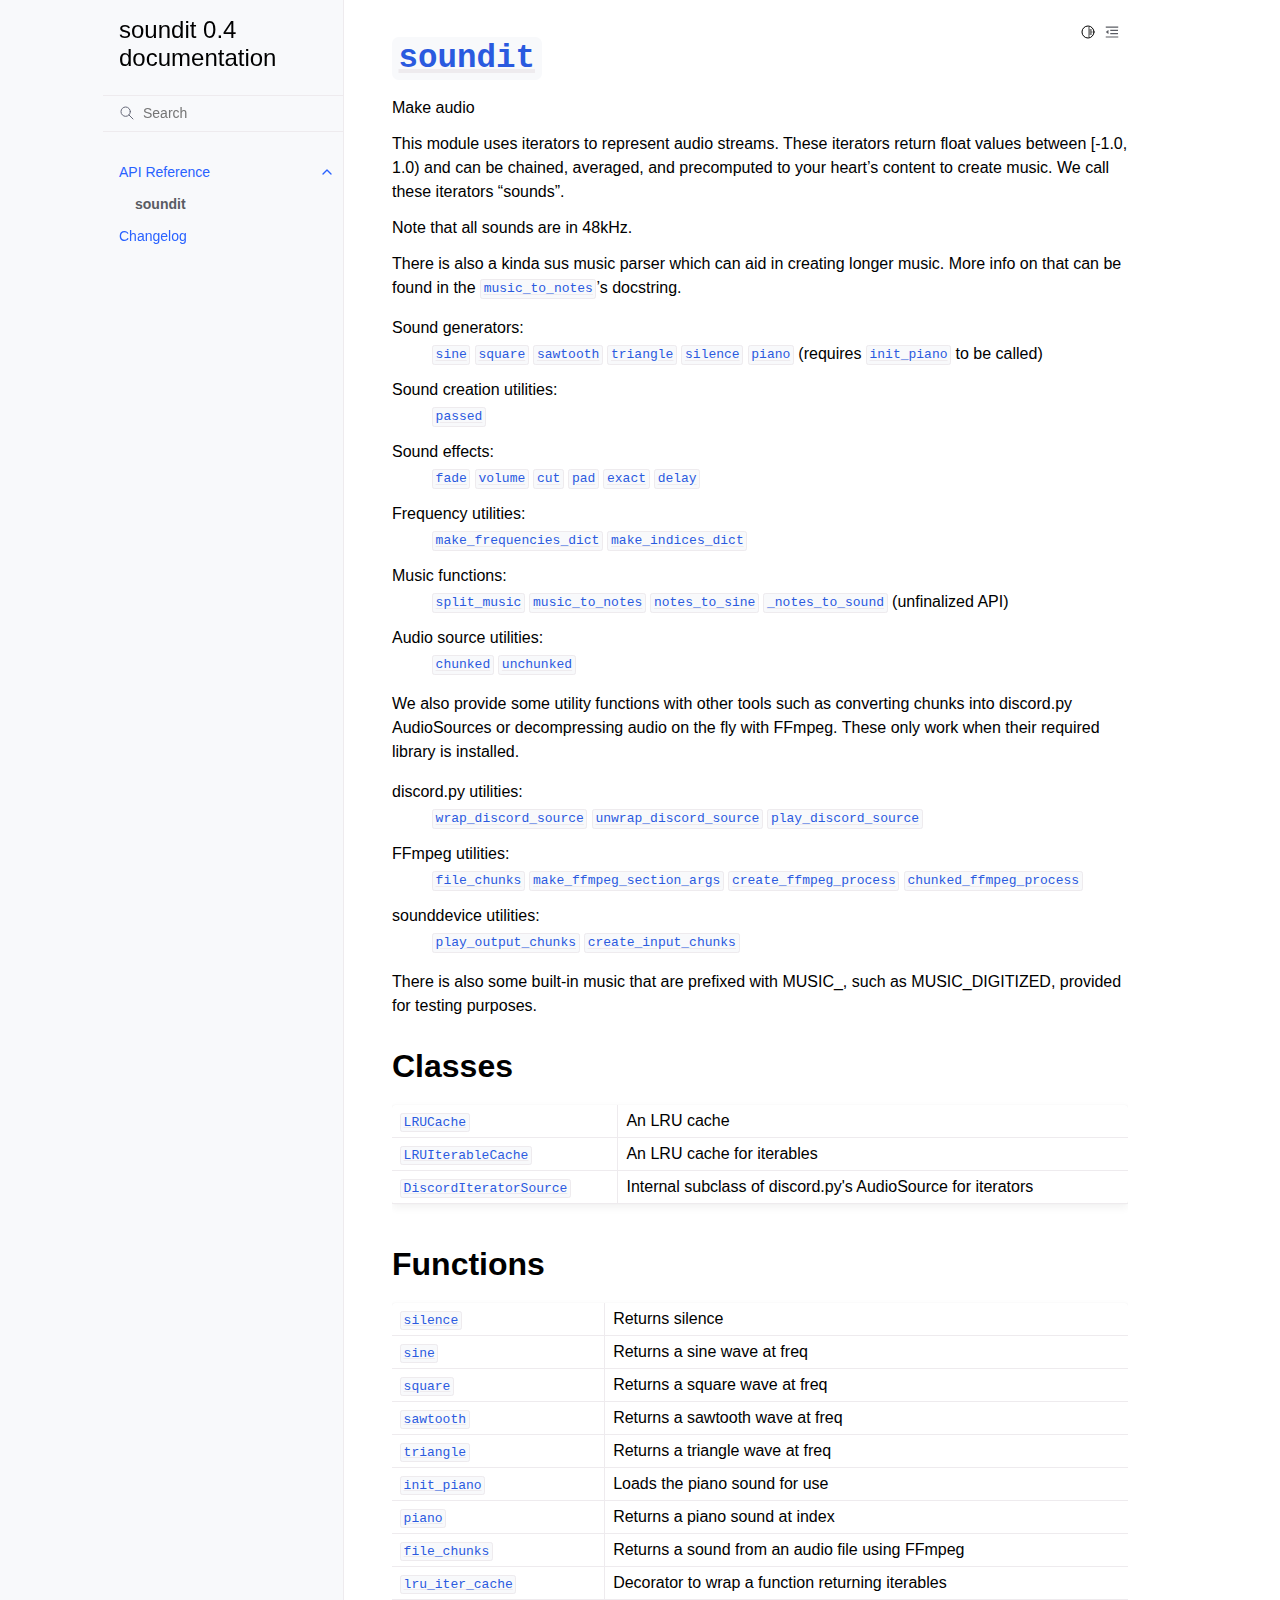
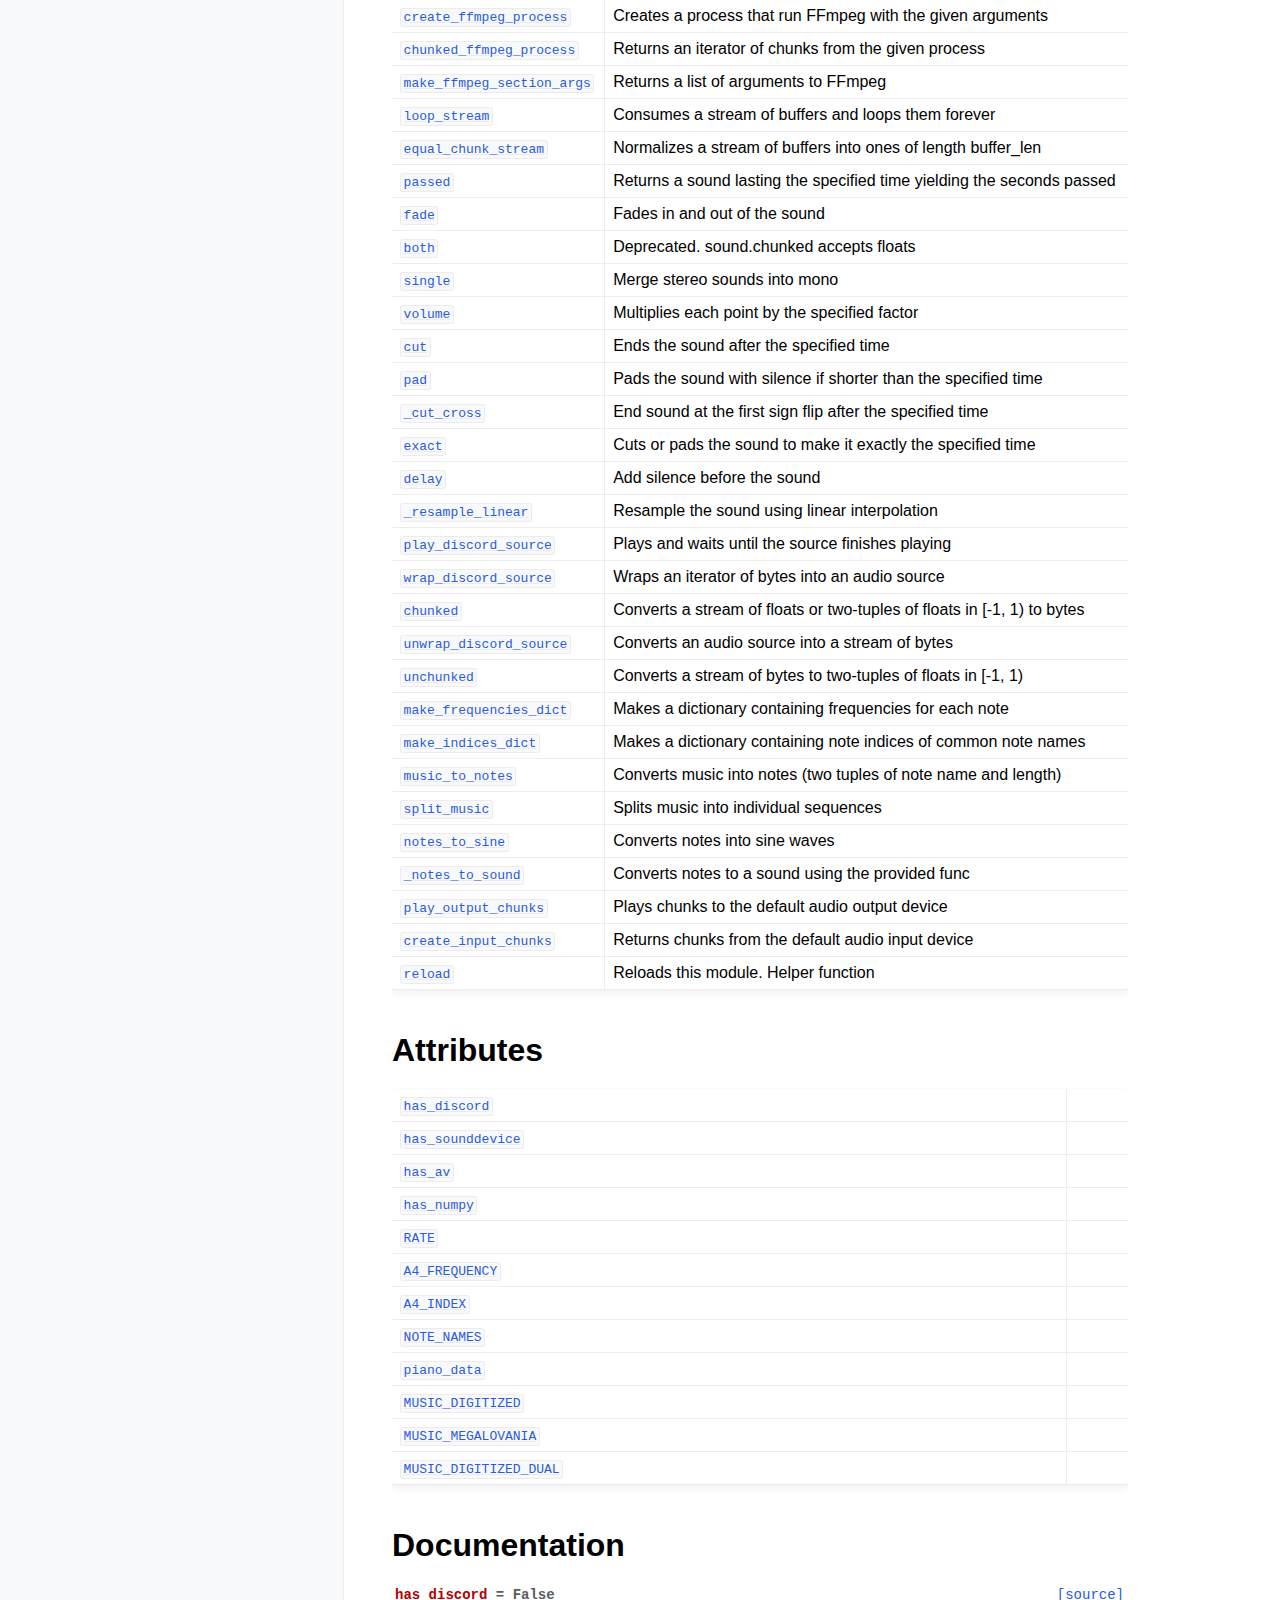
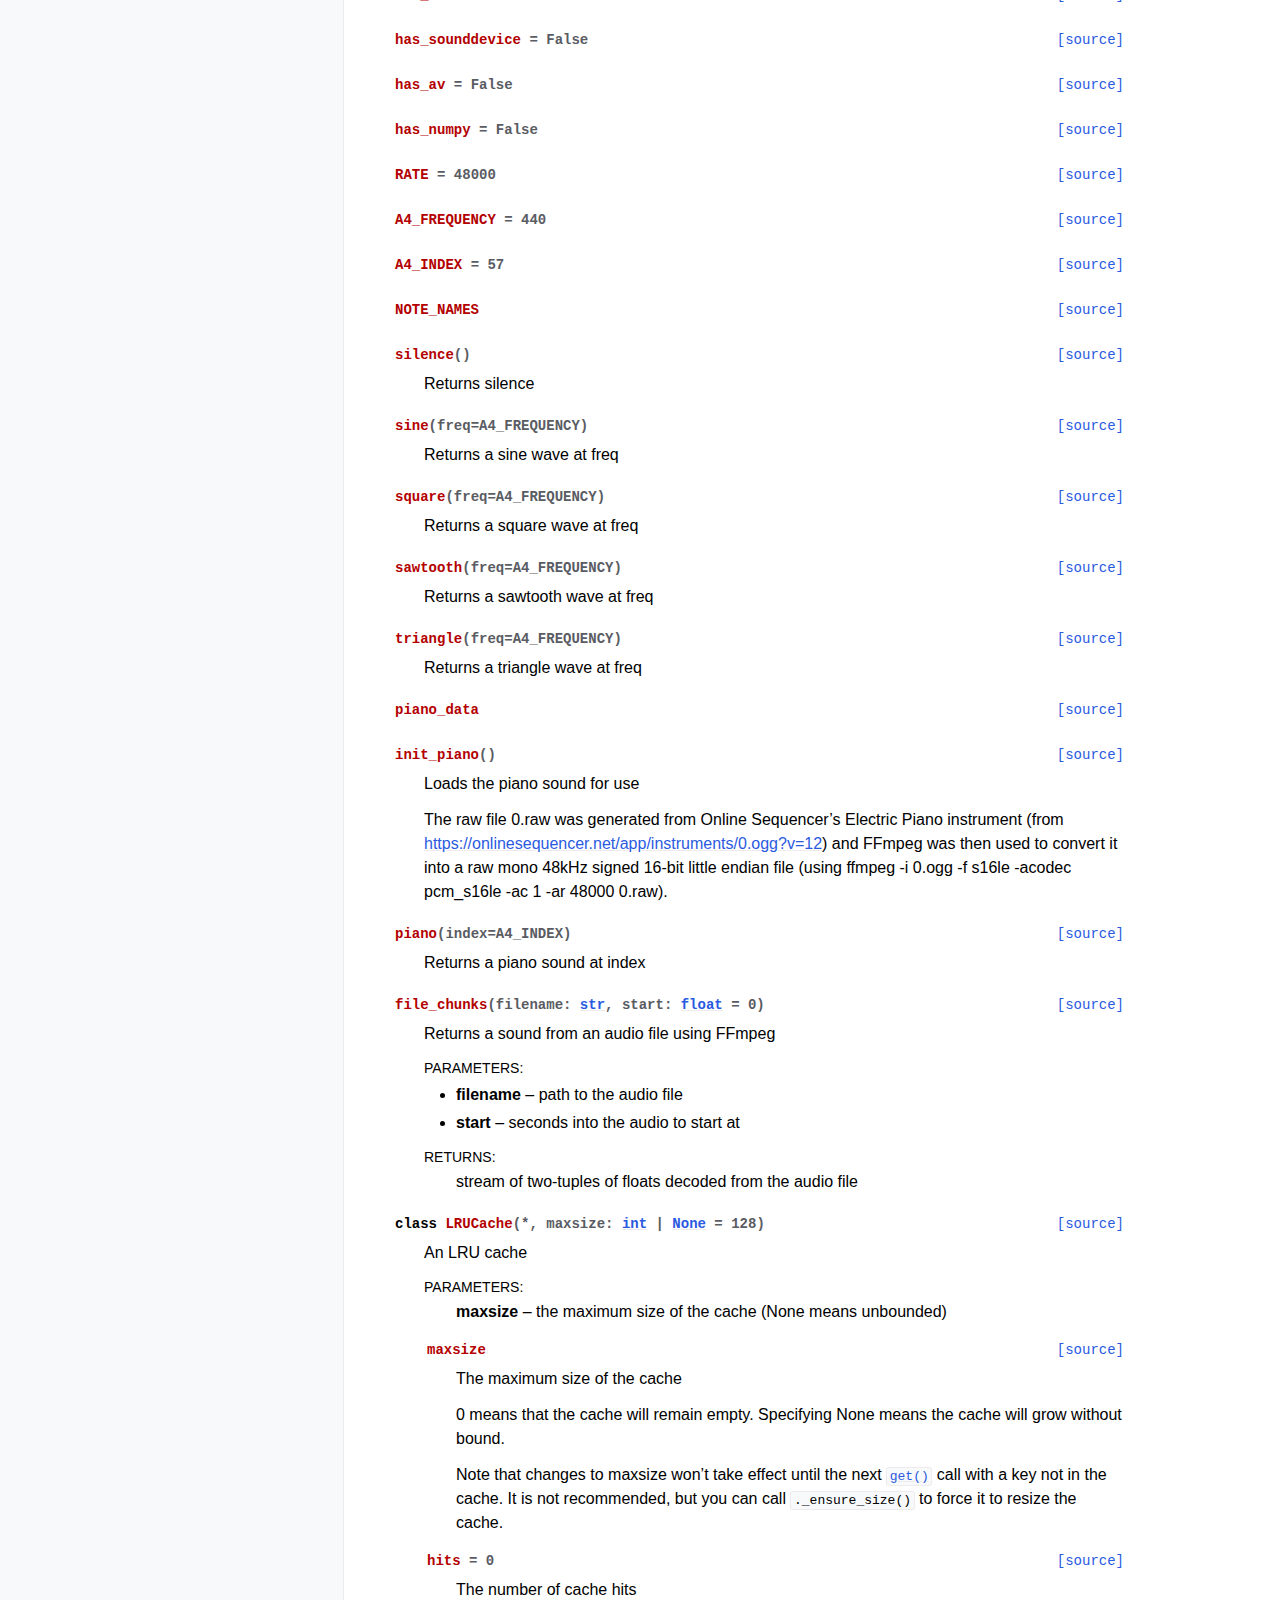
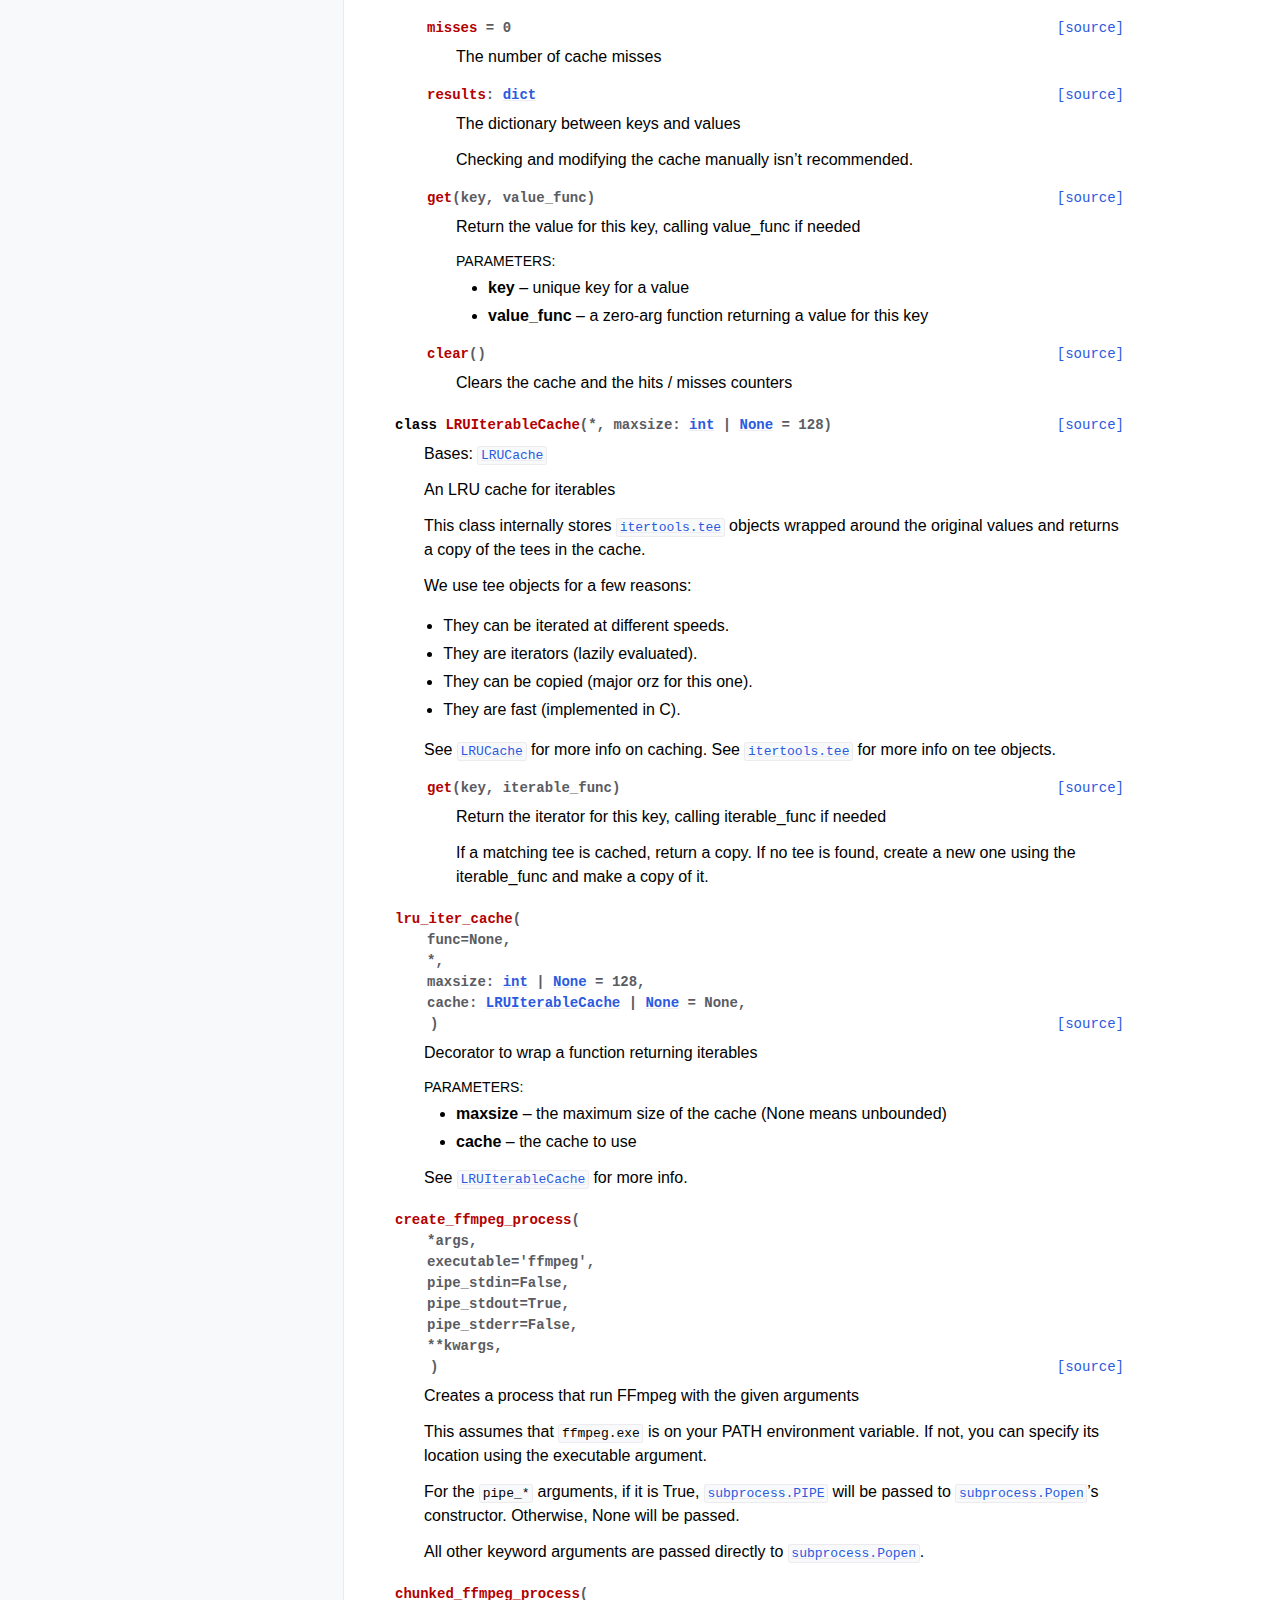
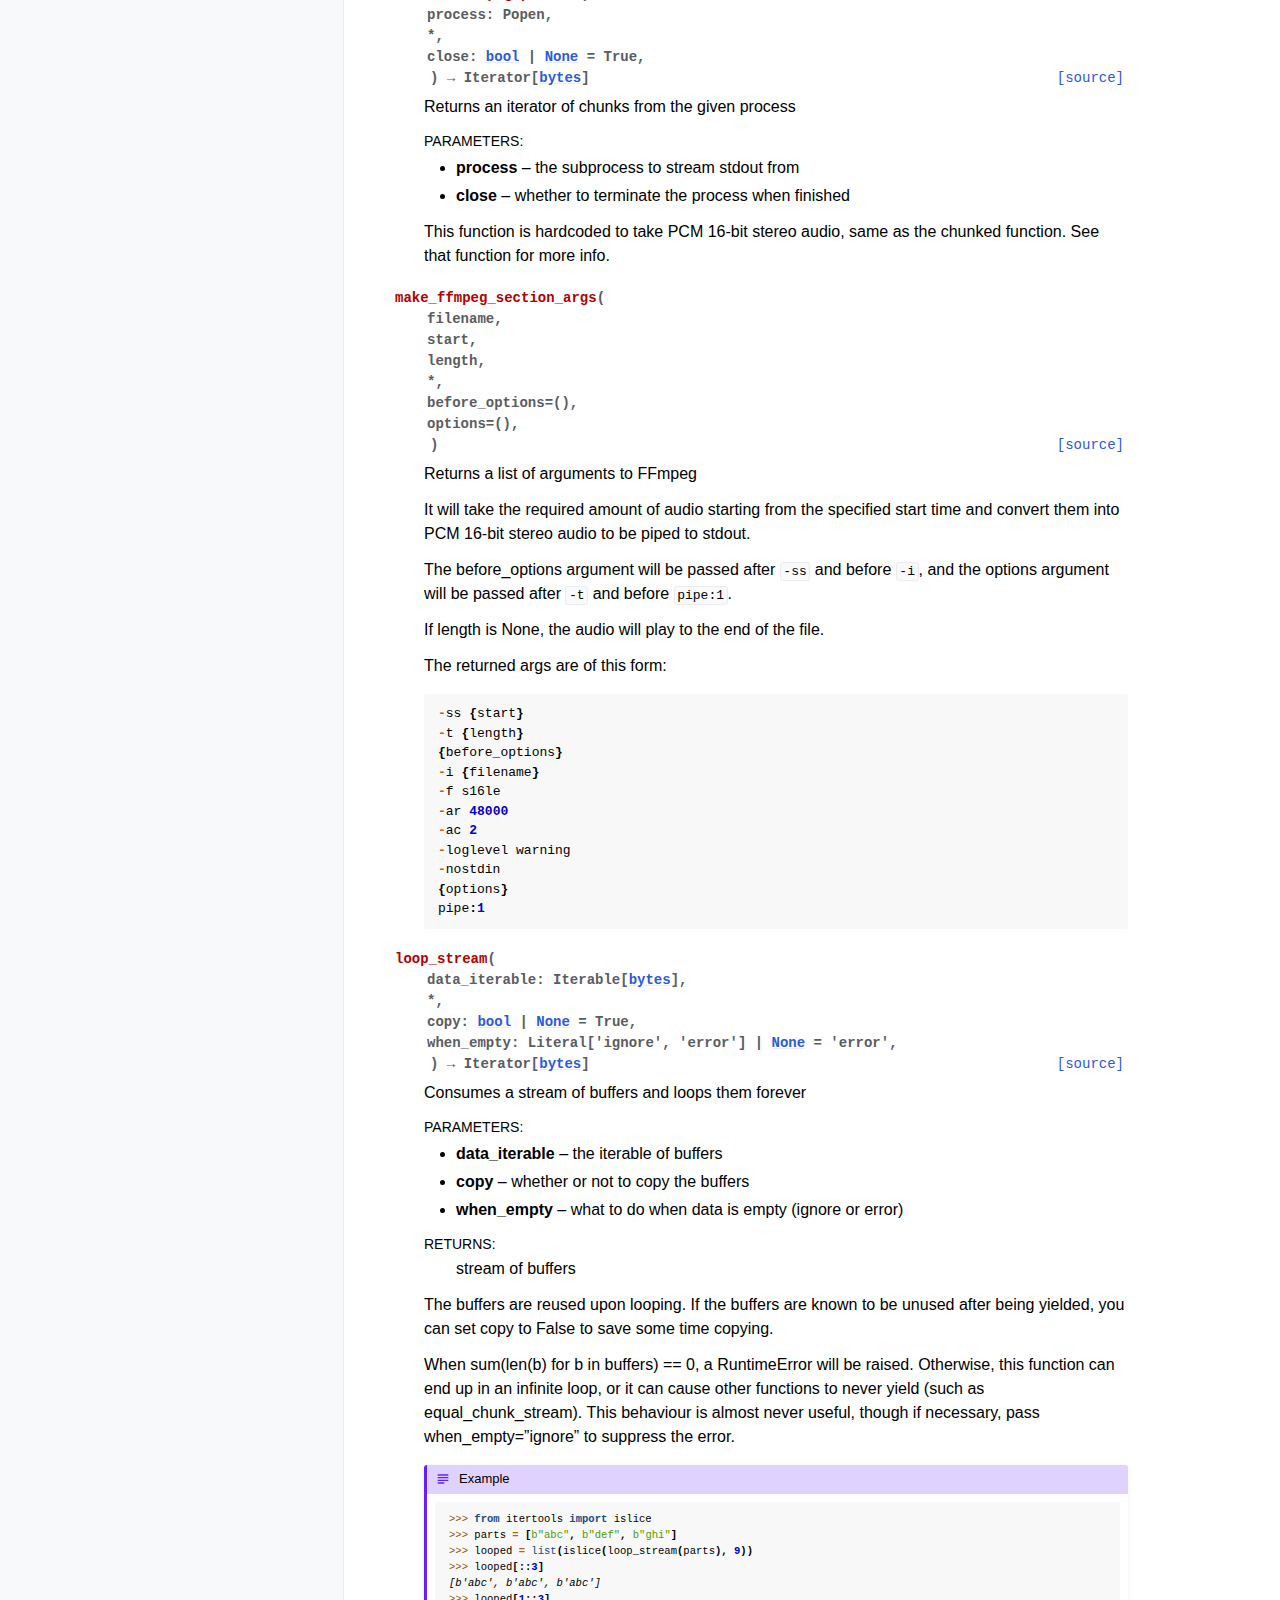
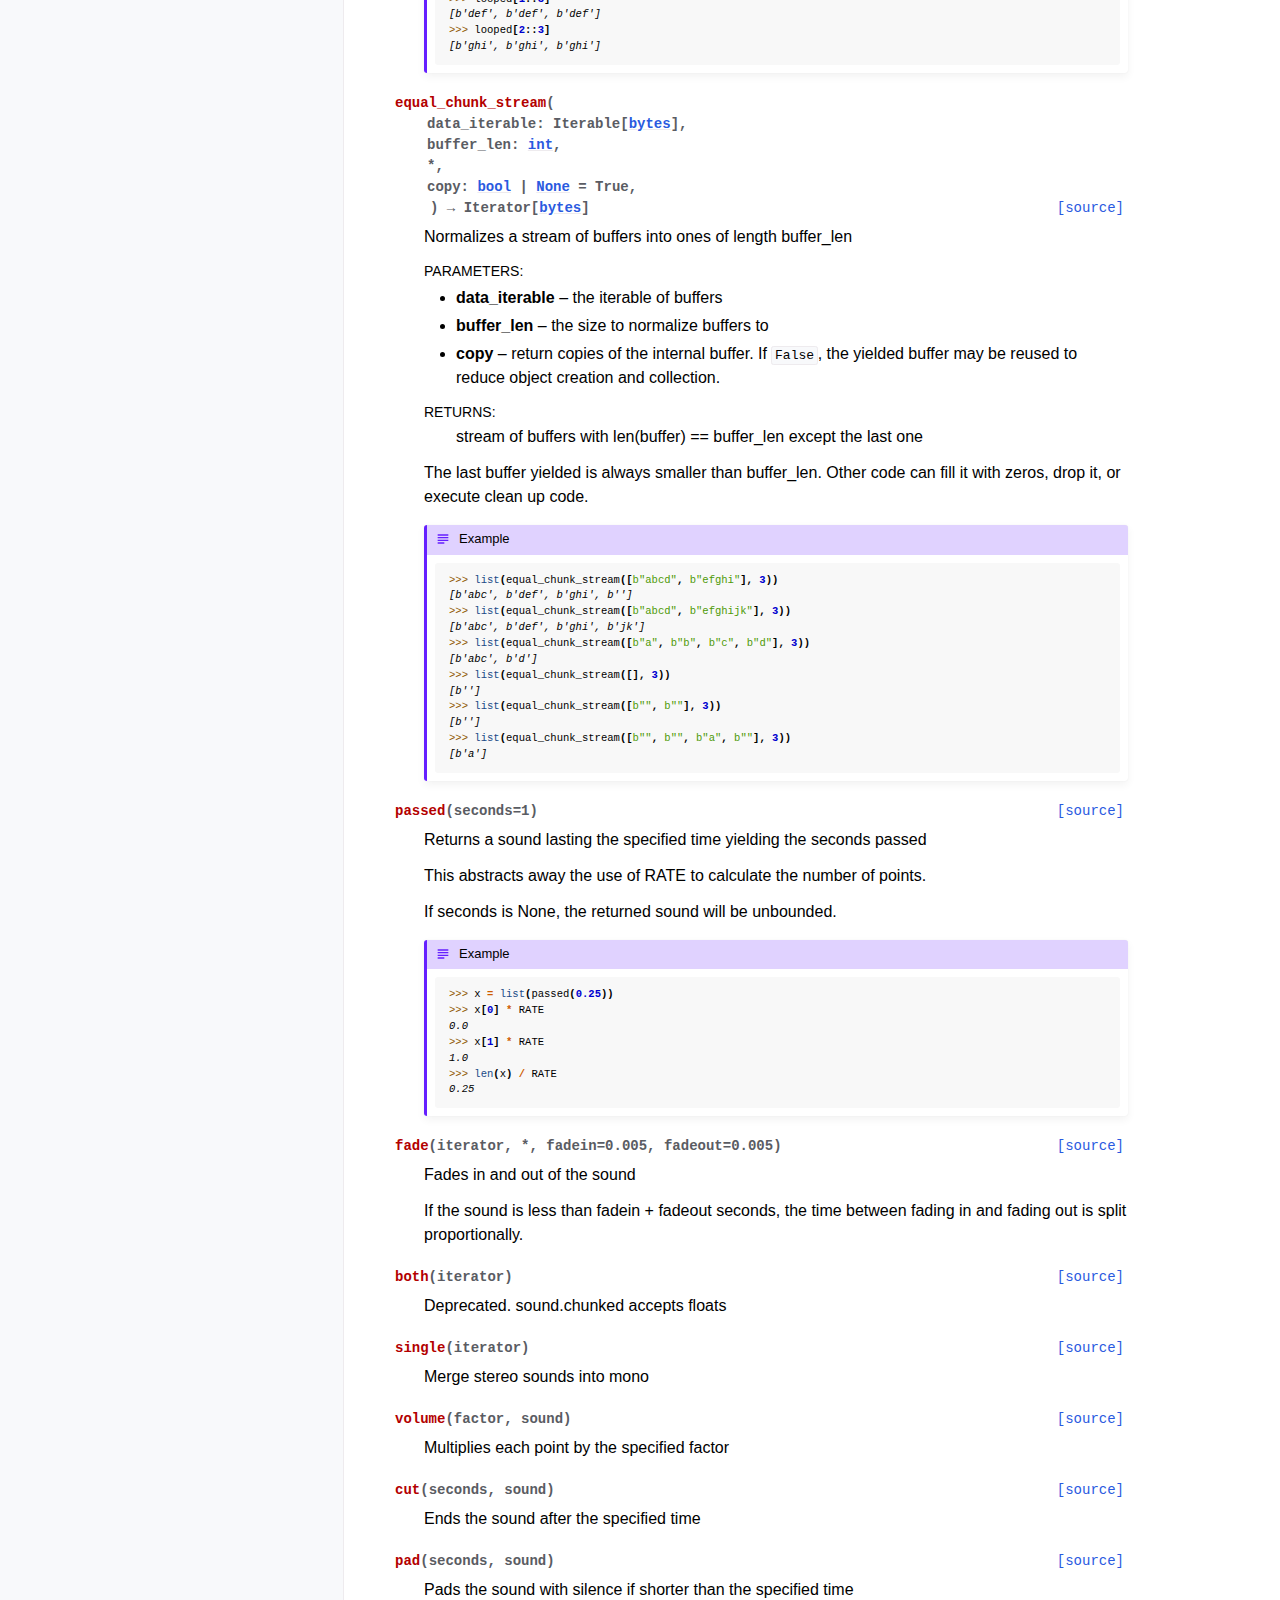
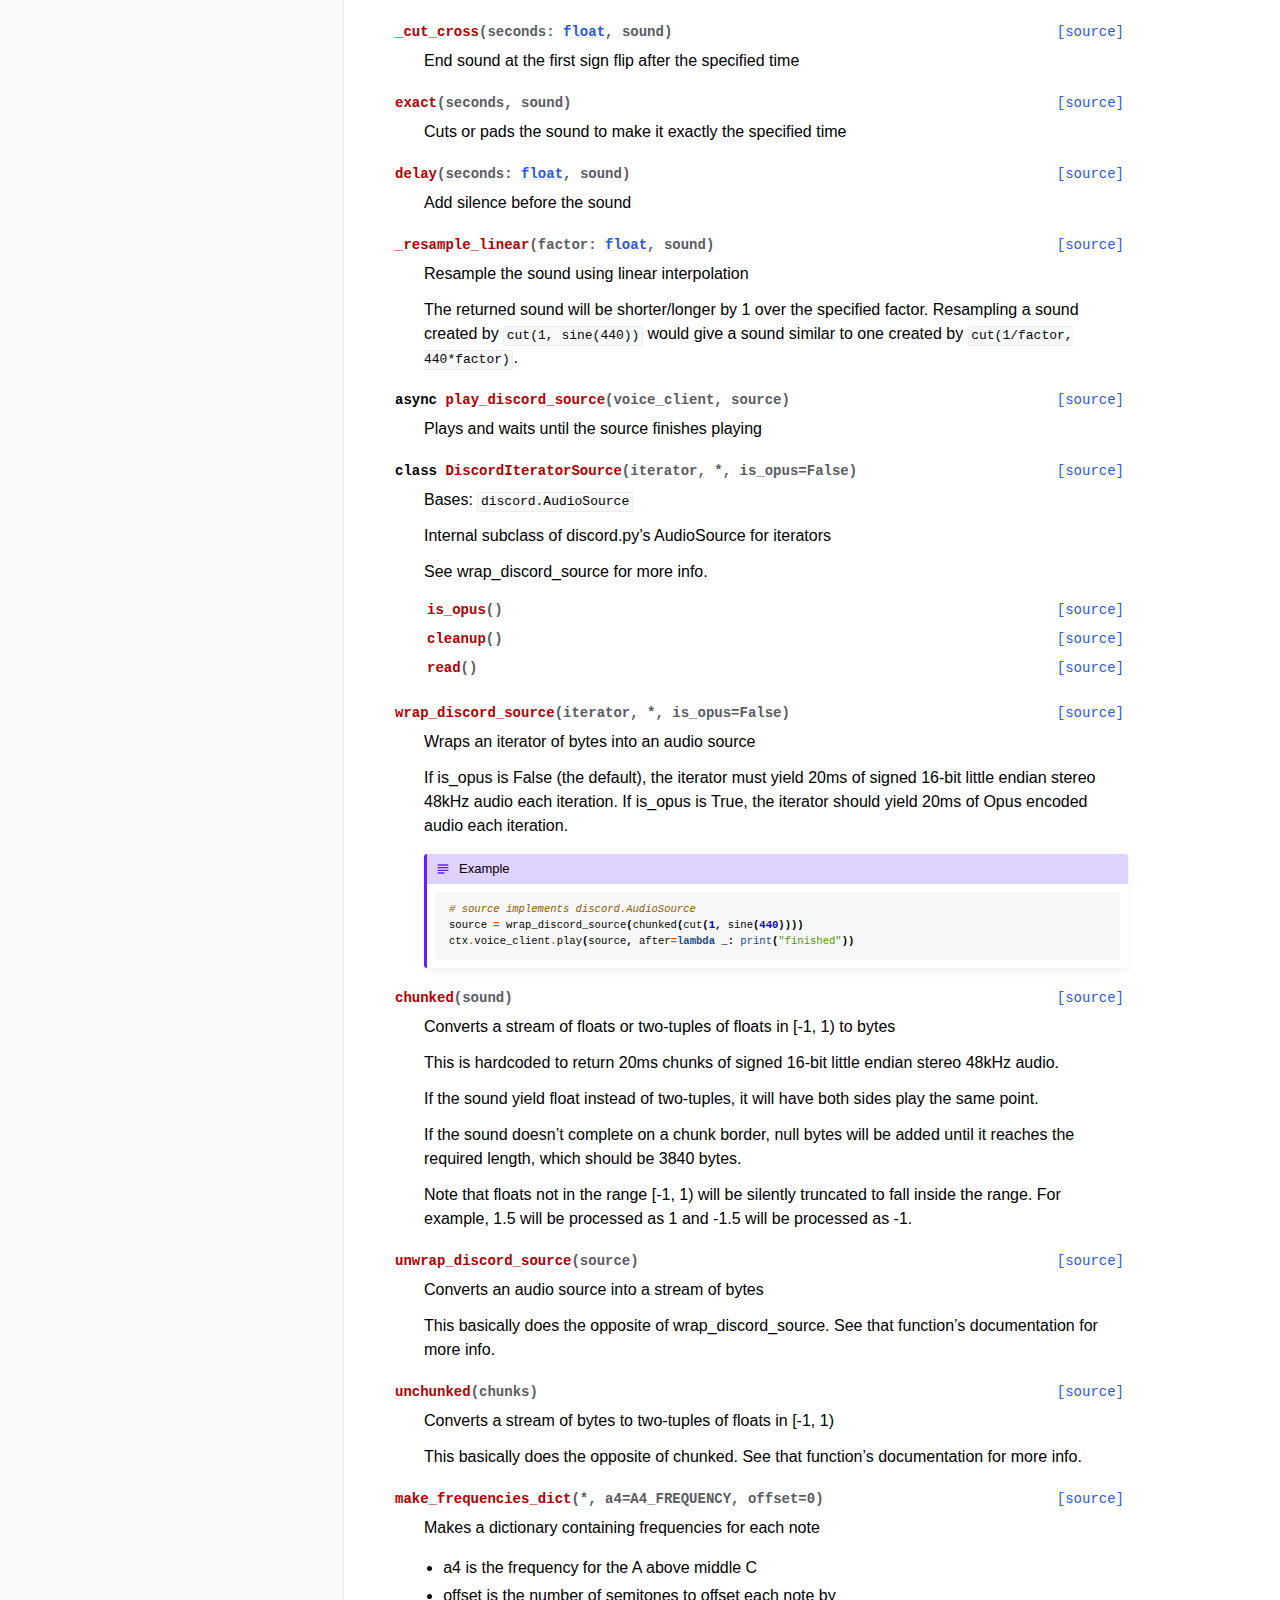
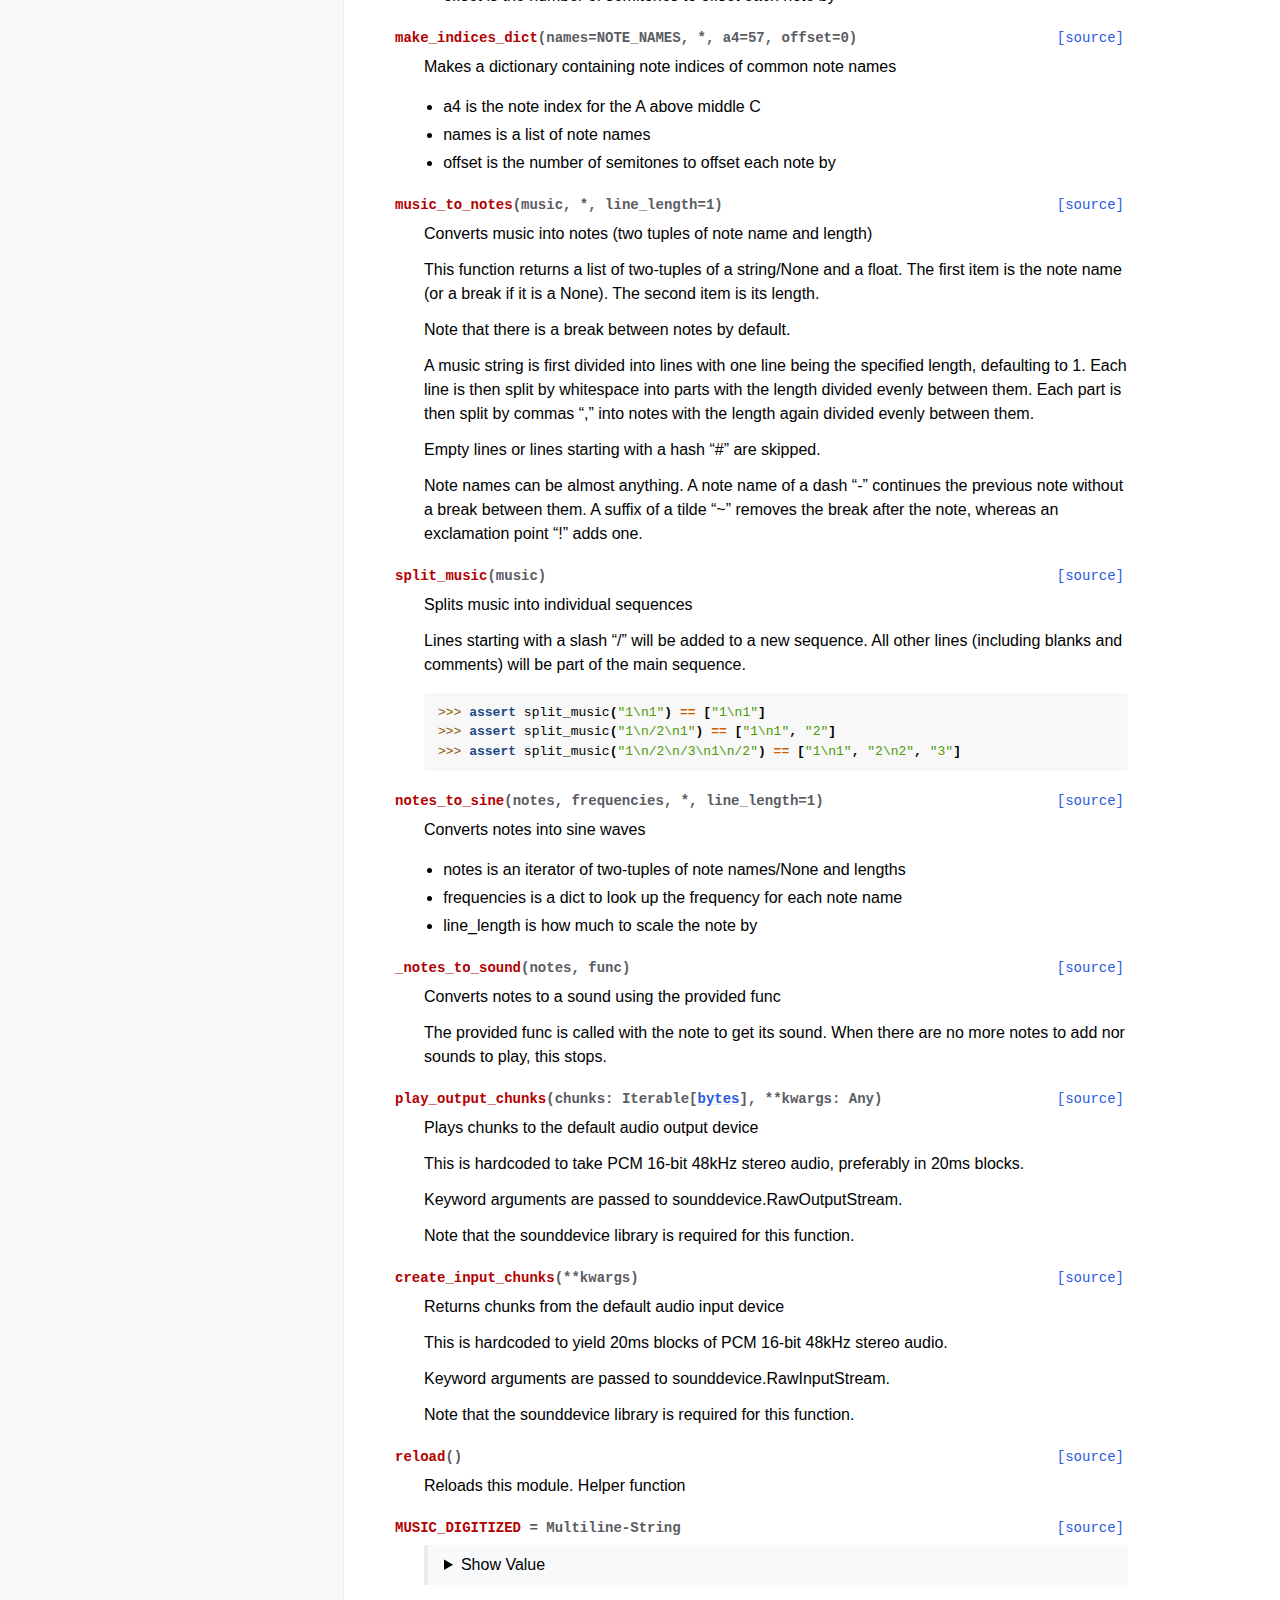
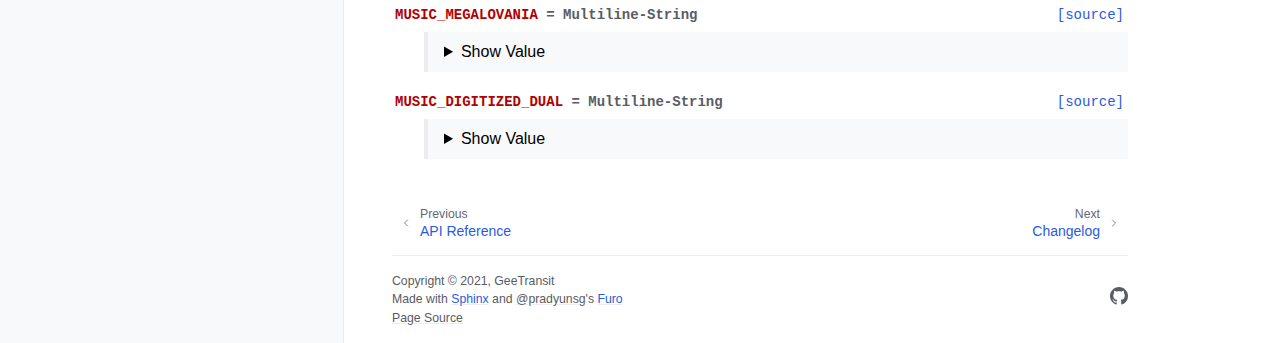
<file: api/soundit/index.html>
<!doctype html>
<html class="no-js" lang="en" data-content_root="../../">
  <head><meta charset="utf-8"/>
    <meta name="viewport" content="width=device-width,initial-scale=1"/>
    <meta name="color-scheme" content="light dark"><meta name="viewport" content="width=device-width, initial-scale=1" />
<link rel="index" title="Index" href="../../genindex/" /><link rel="search" title="Search" href="../../search/" /><link rel="next" title="Changelog" href="../../changelog/" /><link rel="prev" title="API Reference" href="../" />

    <!-- Generated with Sphinx 7.2.6 and Furo 2024.01.29 -->
        <title>soundit - soundit 0.4 documentation</title>
      <link rel="stylesheet" type="text/css" href="../../_static/pygments.css?v=a746c00c" />
    <link rel="stylesheet" type="text/css" href="../../_static/styles/furo.css?v=135e06be" />
    <link rel="stylesheet" type="text/css" href="../../_static/graphviz.css?v=eafc0fe6" />
    <link rel="stylesheet" type="text/css" href="../../_static/styles/furo-extensions.css?v=36a5483c" />
    <link rel="stylesheet" type="text/css" href="../../_static/custom.css?v=cdd7e7c4" />
    
    


<style>
  body {
    --color-code-background: #f8f8f8;
  --color-code-foreground: black;
  
  }
  @media not print {
    body[data-theme="dark"] {
      --color-code-background: #202020;
  --color-code-foreground: #d0d0d0;
  
    }
    @media (prefers-color-scheme: dark) {
      body:not([data-theme="light"]) {
        --color-code-background: #202020;
  --color-code-foreground: #d0d0d0;
  
      }
    }
  }
</style></head>
  <body>
    
    <script>
      document.body.dataset.theme = localStorage.getItem("theme") || "auto";
    </script>
    

<svg xmlns="http://www.w3.org/2000/svg" style="display: none;">
  <symbol id="svg-toc" viewBox="0 0 24 24">
    <title>Contents</title>
    <svg stroke="currentColor" fill="currentColor" stroke-width="0" viewBox="0 0 1024 1024">
      <path d="M408 442h480c4.4 0 8-3.6 8-8v-56c0-4.4-3.6-8-8-8H408c-4.4 0-8 3.6-8 8v56c0 4.4 3.6 8 8 8zm-8 204c0 4.4 3.6 8 8 8h480c4.4 0 8-3.6 8-8v-56c0-4.4-3.6-8-8-8H408c-4.4 0-8 3.6-8 8v56zm504-486H120c-4.4 0-8 3.6-8 8v56c0 4.4 3.6 8 8 8h784c4.4 0 8-3.6 8-8v-56c0-4.4-3.6-8-8-8zm0 632H120c-4.4 0-8 3.6-8 8v56c0 4.4 3.6 8 8 8h784c4.4 0 8-3.6 8-8v-56c0-4.4-3.6-8-8-8zM115.4 518.9L271.7 642c5.8 4.6 14.4.5 14.4-6.9V388.9c0-7.4-8.5-11.5-14.4-6.9L115.4 505.1a8.74 8.74 0 0 0 0 13.8z"/>
    </svg>
  </symbol>
  <symbol id="svg-menu" viewBox="0 0 24 24">
    <title>Menu</title>
    <svg xmlns="http://www.w3.org/2000/svg" viewBox="0 0 24 24" fill="none" stroke="currentColor"
      stroke-width="2" stroke-linecap="round" stroke-linejoin="round" class="feather-menu">
      <line x1="3" y1="12" x2="21" y2="12"></line>
      <line x1="3" y1="6" x2="21" y2="6"></line>
      <line x1="3" y1="18" x2="21" y2="18"></line>
    </svg>
  </symbol>
  <symbol id="svg-arrow-right" viewBox="0 0 24 24">
    <title>Expand</title>
    <svg xmlns="http://www.w3.org/2000/svg" viewBox="0 0 24 24" fill="none" stroke="currentColor"
      stroke-width="2" stroke-linecap="round" stroke-linejoin="round" class="feather-chevron-right">
      <polyline points="9 18 15 12 9 6"></polyline>
    </svg>
  </symbol>
  <symbol id="svg-sun" viewBox="0 0 24 24">
    <title>Light mode</title>
    <svg xmlns="http://www.w3.org/2000/svg" viewBox="0 0 24 24" fill="none" stroke="currentColor"
      stroke-width="1.5" stroke-linecap="round" stroke-linejoin="round" class="feather-sun">
      <circle cx="12" cy="12" r="5"></circle>
      <line x1="12" y1="1" x2="12" y2="3"></line>
      <line x1="12" y1="21" x2="12" y2="23"></line>
      <line x1="4.22" y1="4.22" x2="5.64" y2="5.64"></line>
      <line x1="18.36" y1="18.36" x2="19.78" y2="19.78"></line>
      <line x1="1" y1="12" x2="3" y2="12"></line>
      <line x1="21" y1="12" x2="23" y2="12"></line>
      <line x1="4.22" y1="19.78" x2="5.64" y2="18.36"></line>
      <line x1="18.36" y1="5.64" x2="19.78" y2="4.22"></line>
    </svg>
  </symbol>
  <symbol id="svg-moon" viewBox="0 0 24 24">
    <title>Dark mode</title>
    <svg xmlns="http://www.w3.org/2000/svg" viewBox="0 0 24 24" fill="none" stroke="currentColor"
      stroke-width="1.5" stroke-linecap="round" stroke-linejoin="round" class="icon-tabler-moon">
      <path stroke="none" d="M0 0h24v24H0z" fill="none" />
      <path d="M12 3c.132 0 .263 0 .393 0a7.5 7.5 0 0 0 7.92 12.446a9 9 0 1 1 -8.313 -12.454z" />
    </svg>
  </symbol>
  <symbol id="svg-sun-half" viewBox="0 0 24 24">
    <title>Auto light/dark mode</title>
    <svg xmlns="http://www.w3.org/2000/svg" viewBox="0 0 24 24" fill="none" stroke="currentColor"
      stroke-width="1.5" stroke-linecap="round" stroke-linejoin="round" class="icon-tabler-shadow">
      <path stroke="none" d="M0 0h24v24H0z" fill="none"/>
      <circle cx="12" cy="12" r="9" />
      <path d="M13 12h5" />
      <path d="M13 15h4" />
      <path d="M13 18h1" />
      <path d="M13 9h4" />
      <path d="M13 6h1" />
    </svg>
  </symbol>
</svg>

<input type="checkbox" class="sidebar-toggle" name="__navigation" id="__navigation">
<input type="checkbox" class="sidebar-toggle" name="__toc" id="__toc">
<label class="overlay sidebar-overlay" for="__navigation">
  <div class="visually-hidden">Hide navigation sidebar</div>
</label>
<label class="overlay toc-overlay" for="__toc">
  <div class="visually-hidden">Hide table of contents sidebar</div>
</label>



<div class="page">
  <header class="mobile-header">
    <div class="header-left">
      <label class="nav-overlay-icon" for="__navigation">
        <div class="visually-hidden">Toggle site navigation sidebar</div>
        <i class="icon"><svg><use href="#svg-menu"></use></svg></i>
      </label>
    </div>
    <div class="header-center">
      <a href="../../" title="soundit 0.4 documentation"><div class="brand">soundit 0.4 documentation</div></a>
    </div>
    <div class="header-right">
      <div class="theme-toggle-container theme-toggle-header">
        <button class="theme-toggle">
          <div class="visually-hidden">Toggle Light / Dark / Auto color theme</div>
          <svg class="theme-icon-when-auto"><use href="#svg-sun-half"></use></svg>
          <svg class="theme-icon-when-dark"><use href="#svg-moon"></use></svg>
          <svg class="theme-icon-when-light"><use href="#svg-sun"></use></svg>
        </button>
      </div>
      <label class="toc-overlay-icon toc-header-icon" for="__toc">
        <div class="visually-hidden">Toggle table of contents sidebar</div>
        <i class="icon"><svg><use href="#svg-toc"></use></svg></i>
      </label>
    </div>
  </header>
  <aside class="sidebar-drawer">
    <div class="sidebar-container">
      
      <div class="sidebar-sticky"><a class="sidebar-brand" href="../../">
  
  
  <span class="sidebar-brand-text">soundit 0.4 documentation</span>
  
</a><form class="sidebar-search-container" method="get" action="../../search/" role="search">
  <input class="sidebar-search" placeholder="Search" name="q" aria-label="Search">
  <input type="hidden" name="check_keywords" value="yes">
  <input type="hidden" name="area" value="default">
</form>
<div id="searchbox"></div><div class="sidebar-scroll"><div class="sidebar-tree">
  <ul class="current">
<li class="toctree-l1 current has-children"><a class="reference internal" href="../">API Reference</a><input checked="" class="toctree-checkbox" id="toctree-checkbox-1" name="toctree-checkbox-1" role="switch" type="checkbox"/><label for="toctree-checkbox-1"><div class="visually-hidden">Toggle navigation of API Reference</div><i class="icon"><svg><use href="#svg-arrow-right"></use></svg></i></label><ul class="current">
<li class="toctree-l2 current current-page"><a class="current reference internal" href="#">soundit</a></li>
</ul>
</li>
<li class="toctree-l1"><a class="reference internal" href="../../changelog/">Changelog</a></li>
</ul>

</div>
</div>

      </div>
      
    </div>
  </aside>
  <div class="main">
    <div class="content">
      <div class="article-container">
        <a href="#" class="back-to-top muted-link">
          <svg xmlns="http://www.w3.org/2000/svg" viewBox="0 0 24 24">
            <path d="M13 20h-2V8l-5.5 5.5-1.42-1.42L12 4.16l7.92 7.92-1.42 1.42L13 8v12z"></path>
          </svg>
          <span>Back to top</span>
        </a>
        <div class="content-icon-container"><div class="theme-toggle-container theme-toggle-content">
            <button class="theme-toggle">
              <div class="visually-hidden">Toggle Light / Dark / Auto color theme</div>
              <svg class="theme-icon-when-auto"><use href="#svg-sun-half"></use></svg>
              <svg class="theme-icon-when-dark"><use href="#svg-moon"></use></svg>
              <svg class="theme-icon-when-light"><use href="#svg-sun"></use></svg>
            </button>
          </div>
          <label class="toc-overlay-icon toc-content-icon" for="__toc">
            <div class="visually-hidden">Toggle table of contents sidebar</div>
            <i class="icon"><svg><use href="#svg-toc"></use></svg></i>
          </label>
        </div>
        <article role="main">
          <section id="module-soundit">
<span id="soundit"></span><h1><a class="reference internal" href="#module-soundit" title="soundit"><code class="xref py py-mod docutils literal notranslate"><span class="pre">soundit</span></code></a><a class="headerlink" href="#module-soundit" title="Link to this heading">#</a></h1>
<p>Make audio</p>
<p>This module uses iterators to represent audio streams. These iterators return
float values between [-1.0, 1.0) and can be chained, averaged, and precomputed
to your heart’s content to create music. We call these iterators “sounds”.</p>
<p>Note that all sounds are in 48kHz.</p>
<p>There is also a kinda sus music parser which can aid in creating longer music.
More info on that can be found in the <a class="reference internal" href="#soundit.music_to_notes" title="soundit.music_to_notes"><code class="xref any py py-func docutils literal notranslate"><span class="pre">music_to_notes</span></code></a>’s docstring.</p>
<dl class="simple">
<dt>Sound generators:</dt><dd><p><a class="reference internal" href="#soundit.sine" title="soundit.sine"><code class="xref any py py-func docutils literal notranslate"><span class="pre">sine</span></code></a>
<a class="reference internal" href="#soundit.square" title="soundit.square"><code class="xref any py py-func docutils literal notranslate"><span class="pre">square</span></code></a>
<a class="reference internal" href="#soundit.sawtooth" title="soundit.sawtooth"><code class="xref any py py-func docutils literal notranslate"><span class="pre">sawtooth</span></code></a>
<a class="reference internal" href="#soundit.triangle" title="soundit.triangle"><code class="xref any py py-func docutils literal notranslate"><span class="pre">triangle</span></code></a>
<a class="reference internal" href="#soundit.silence" title="soundit.silence"><code class="xref any py py-func docutils literal notranslate"><span class="pre">silence</span></code></a>
<a class="reference internal" href="#soundit.piano" title="soundit.piano"><code class="xref any py py-func docutils literal notranslate"><span class="pre">piano</span></code></a>  (requires <a class="reference internal" href="#soundit.init_piano" title="soundit.init_piano"><code class="xref any py py-func docutils literal notranslate"><span class="pre">init_piano</span></code></a> to be called)</p>
</dd>
<dt>Sound creation utilities:</dt><dd><p><a class="reference internal" href="#soundit.passed" title="soundit.passed"><code class="xref any py py-func docutils literal notranslate"><span class="pre">passed</span></code></a></p>
</dd>
<dt>Sound effects:</dt><dd><p><a class="reference internal" href="#soundit.fade" title="soundit.fade"><code class="xref any py py-func docutils literal notranslate"><span class="pre">fade</span></code></a>
<a class="reference internal" href="#soundit.volume" title="soundit.volume"><code class="xref any py py-func docutils literal notranslate"><span class="pre">volume</span></code></a>
<a class="reference internal" href="#soundit.cut" title="soundit.cut"><code class="xref any py py-func docutils literal notranslate"><span class="pre">cut</span></code></a>
<a class="reference internal" href="#soundit.pad" title="soundit.pad"><code class="xref any py py-func docutils literal notranslate"><span class="pre">pad</span></code></a>
<a class="reference internal" href="#soundit.exact" title="soundit.exact"><code class="xref any py py-func docutils literal notranslate"><span class="pre">exact</span></code></a>
<a class="reference internal" href="#soundit.delay" title="soundit.delay"><code class="xref any py py-func docutils literal notranslate"><span class="pre">delay</span></code></a></p>
</dd>
<dt>Frequency utilities:</dt><dd><p><a class="reference internal" href="#soundit.make_frequencies_dict" title="soundit.make_frequencies_dict"><code class="xref any py py-func docutils literal notranslate"><span class="pre">make_frequencies_dict</span></code></a>
<a class="reference internal" href="#soundit.make_indices_dict" title="soundit.make_indices_dict"><code class="xref any py py-func docutils literal notranslate"><span class="pre">make_indices_dict</span></code></a></p>
</dd>
<dt>Music functions:</dt><dd><p><a class="reference internal" href="#soundit.split_music" title="soundit.split_music"><code class="xref any py py-func docutils literal notranslate"><span class="pre">split_music</span></code></a>
<a class="reference internal" href="#soundit.music_to_notes" title="soundit.music_to_notes"><code class="xref any py py-func docutils literal notranslate"><span class="pre">music_to_notes</span></code></a>
<a class="reference internal" href="#soundit.notes_to_sine" title="soundit.notes_to_sine"><code class="xref any py py-func docutils literal notranslate"><span class="pre">notes_to_sine</span></code></a>
<a class="reference internal" href="#soundit._notes_to_sound" title="soundit._notes_to_sound"><code class="xref any py py-func docutils literal notranslate"><span class="pre">_notes_to_sound</span></code></a>  (unfinalized API)</p>
</dd>
<dt>Audio source utilities:</dt><dd><p><a class="reference internal" href="#soundit.chunked" title="soundit.chunked"><code class="xref any py py-func docutils literal notranslate"><span class="pre">chunked</span></code></a>
<a class="reference internal" href="#soundit.unchunked" title="soundit.unchunked"><code class="xref any py py-func docutils literal notranslate"><span class="pre">unchunked</span></code></a></p>
</dd>
</dl>
<p>We also provide some utility functions with other tools such as converting
chunks into discord.py AudioSources or decompressing audio on the fly with
FFmpeg. These only work when their required library is installed.</p>
<dl class="simple">
<dt>discord.py utilities:</dt><dd><p><a class="reference internal" href="#soundit.wrap_discord_source" title="soundit.wrap_discord_source"><code class="xref any py py-func docutils literal notranslate"><span class="pre">wrap_discord_source</span></code></a>
<a class="reference internal" href="#soundit.unwrap_discord_source" title="soundit.unwrap_discord_source"><code class="xref any py py-func docutils literal notranslate"><span class="pre">unwrap_discord_source</span></code></a>
<a class="reference internal" href="#soundit.play_discord_source" title="soundit.play_discord_source"><code class="xref any py py-func docutils literal notranslate"><span class="pre">play_discord_source</span></code></a></p>
</dd>
<dt>FFmpeg utilities:</dt><dd><p><a class="reference internal" href="#soundit.file_chunks" title="soundit.file_chunks"><code class="xref any py py-func docutils literal notranslate"><span class="pre">file_chunks</span></code></a>
<a class="reference internal" href="#soundit.make_ffmpeg_section_args" title="soundit.make_ffmpeg_section_args"><code class="xref any py py-func docutils literal notranslate"><span class="pre">make_ffmpeg_section_args</span></code></a>
<a class="reference internal" href="#soundit.create_ffmpeg_process" title="soundit.create_ffmpeg_process"><code class="xref any py py-func docutils literal notranslate"><span class="pre">create_ffmpeg_process</span></code></a>
<a class="reference internal" href="#soundit.chunked_ffmpeg_process" title="soundit.chunked_ffmpeg_process"><code class="xref any py py-func docutils literal notranslate"><span class="pre">chunked_ffmpeg_process</span></code></a></p>
</dd>
<dt>sounddevice utilities:</dt><dd><p><a class="reference internal" href="#soundit.play_output_chunks" title="soundit.play_output_chunks"><code class="xref any py py-func docutils literal notranslate"><span class="pre">play_output_chunks</span></code></a>
<a class="reference internal" href="#soundit.create_input_chunks" title="soundit.create_input_chunks"><code class="xref any py py-func docutils literal notranslate"><span class="pre">create_input_chunks</span></code></a></p>
</dd>
</dl>
<p>There is also some built-in music that are prefixed with MUSIC_, such as
MUSIC_DIGITIZED, provided for testing purposes.</p>
<section id="classes">
<h2>Classes<a class="headerlink" href="#classes" title="Link to this heading">#</a></h2>
<div class="table-wrapper autosummary longtable docutils container">
<table class="autosummary longtable docutils align-default">
<tbody>
<tr class="row-odd"><td><p><a class="reference internal" href="#soundit.LRUCache" title="soundit.LRUCache"><code class="xref py py-obj docutils literal notranslate"><span class="pre">LRUCache</span></code></a></p></td>
<td><p>An LRU cache</p></td>
</tr>
<tr class="row-even"><td><p><a class="reference internal" href="#soundit.LRUIterableCache" title="soundit.LRUIterableCache"><code class="xref py py-obj docutils literal notranslate"><span class="pre">LRUIterableCache</span></code></a></p></td>
<td><p>An LRU cache for iterables</p></td>
</tr>
<tr class="row-odd"><td><p><a class="reference internal" href="#soundit.DiscordIteratorSource" title="soundit.DiscordIteratorSource"><code class="xref py py-obj docutils literal notranslate"><span class="pre">DiscordIteratorSource</span></code></a></p></td>
<td><p>Internal subclass of discord.py's AudioSource for iterators</p></td>
</tr>
</tbody>
</table>
</div>
</section>
<section id="functions">
<h2>Functions<a class="headerlink" href="#functions" title="Link to this heading">#</a></h2>
<div class="table-wrapper autosummary longtable docutils container">
<table class="autosummary longtable docutils align-default">
<tbody>
<tr class="row-odd"><td><p><a class="reference internal" href="#soundit.silence" title="soundit.silence"><code class="xref py py-obj docutils literal notranslate"><span class="pre">silence</span></code></a></p></td>
<td><p>Returns silence</p></td>
</tr>
<tr class="row-even"><td><p><a class="reference internal" href="#soundit.sine" title="soundit.sine"><code class="xref py py-obj docutils literal notranslate"><span class="pre">sine</span></code></a></p></td>
<td><p>Returns a sine wave at freq</p></td>
</tr>
<tr class="row-odd"><td><p><a class="reference internal" href="#soundit.square" title="soundit.square"><code class="xref py py-obj docutils literal notranslate"><span class="pre">square</span></code></a></p></td>
<td><p>Returns a square wave at freq</p></td>
</tr>
<tr class="row-even"><td><p><a class="reference internal" href="#soundit.sawtooth" title="soundit.sawtooth"><code class="xref py py-obj docutils literal notranslate"><span class="pre">sawtooth</span></code></a></p></td>
<td><p>Returns a sawtooth wave at freq</p></td>
</tr>
<tr class="row-odd"><td><p><a class="reference internal" href="#soundit.triangle" title="soundit.triangle"><code class="xref py py-obj docutils literal notranslate"><span class="pre">triangle</span></code></a></p></td>
<td><p>Returns a triangle wave at freq</p></td>
</tr>
<tr class="row-even"><td><p><a class="reference internal" href="#soundit.init_piano" title="soundit.init_piano"><code class="xref py py-obj docutils literal notranslate"><span class="pre">init_piano</span></code></a></p></td>
<td><p>Loads the piano sound for use</p></td>
</tr>
<tr class="row-odd"><td><p><a class="reference internal" href="#soundit.piano" title="soundit.piano"><code class="xref py py-obj docutils literal notranslate"><span class="pre">piano</span></code></a></p></td>
<td><p>Returns a piano sound at index</p></td>
</tr>
<tr class="row-even"><td><p><a class="reference internal" href="#soundit.file_chunks" title="soundit.file_chunks"><code class="xref py py-obj docutils literal notranslate"><span class="pre">file_chunks</span></code></a></p></td>
<td><p>Returns a sound from an audio file using FFmpeg</p></td>
</tr>
<tr class="row-odd"><td><p><a class="reference internal" href="#soundit.lru_iter_cache" title="soundit.lru_iter_cache"><code class="xref py py-obj docutils literal notranslate"><span class="pre">lru_iter_cache</span></code></a></p></td>
<td><p>Decorator to wrap a function returning iterables</p></td>
</tr>
<tr class="row-even"><td><p><a class="reference internal" href="#soundit.create_ffmpeg_process" title="soundit.create_ffmpeg_process"><code class="xref py py-obj docutils literal notranslate"><span class="pre">create_ffmpeg_process</span></code></a></p></td>
<td><p>Creates a process that run FFmpeg with the given arguments</p></td>
</tr>
<tr class="row-odd"><td><p><a class="reference internal" href="#soundit.chunked_ffmpeg_process" title="soundit.chunked_ffmpeg_process"><code class="xref py py-obj docutils literal notranslate"><span class="pre">chunked_ffmpeg_process</span></code></a></p></td>
<td><p>Returns an iterator of chunks from the given process</p></td>
</tr>
<tr class="row-even"><td><p><a class="reference internal" href="#soundit.make_ffmpeg_section_args" title="soundit.make_ffmpeg_section_args"><code class="xref py py-obj docutils literal notranslate"><span class="pre">make_ffmpeg_section_args</span></code></a></p></td>
<td><p>Returns a list of arguments to FFmpeg</p></td>
</tr>
<tr class="row-odd"><td><p><a class="reference internal" href="#soundit.loop_stream" title="soundit.loop_stream"><code class="xref py py-obj docutils literal notranslate"><span class="pre">loop_stream</span></code></a></p></td>
<td><p>Consumes a stream of buffers and loops them forever</p></td>
</tr>
<tr class="row-even"><td><p><a class="reference internal" href="#soundit.equal_chunk_stream" title="soundit.equal_chunk_stream"><code class="xref py py-obj docutils literal notranslate"><span class="pre">equal_chunk_stream</span></code></a></p></td>
<td><p>Normalizes a stream of buffers into ones of length buffer_len</p></td>
</tr>
<tr class="row-odd"><td><p><a class="reference internal" href="#soundit.passed" title="soundit.passed"><code class="xref py py-obj docutils literal notranslate"><span class="pre">passed</span></code></a></p></td>
<td><p>Returns a sound lasting the specified time yielding the seconds passed</p></td>
</tr>
<tr class="row-even"><td><p><a class="reference internal" href="#soundit.fade" title="soundit.fade"><code class="xref py py-obj docutils literal notranslate"><span class="pre">fade</span></code></a></p></td>
<td><p>Fades in and out of the sound</p></td>
</tr>
<tr class="row-odd"><td><p><a class="reference internal" href="#soundit.both" title="soundit.both"><code class="xref py py-obj docutils literal notranslate"><span class="pre">both</span></code></a></p></td>
<td><p>Deprecated. sound.chunked accepts floats</p></td>
</tr>
<tr class="row-even"><td><p><a class="reference internal" href="#soundit.single" title="soundit.single"><code class="xref py py-obj docutils literal notranslate"><span class="pre">single</span></code></a></p></td>
<td><p>Merge stereo sounds into mono</p></td>
</tr>
<tr class="row-odd"><td><p><a class="reference internal" href="#soundit.volume" title="soundit.volume"><code class="xref py py-obj docutils literal notranslate"><span class="pre">volume</span></code></a></p></td>
<td><p>Multiplies each point by the specified factor</p></td>
</tr>
<tr class="row-even"><td><p><a class="reference internal" href="#soundit.cut" title="soundit.cut"><code class="xref py py-obj docutils literal notranslate"><span class="pre">cut</span></code></a></p></td>
<td><p>Ends the sound after the specified time</p></td>
</tr>
<tr class="row-odd"><td><p><a class="reference internal" href="#soundit.pad" title="soundit.pad"><code class="xref py py-obj docutils literal notranslate"><span class="pre">pad</span></code></a></p></td>
<td><p>Pads the sound with silence if shorter than the specified time</p></td>
</tr>
<tr class="row-even"><td><p><a class="reference internal" href="#soundit._cut_cross" title="soundit._cut_cross"><code class="xref py py-obj docutils literal notranslate"><span class="pre">_cut_cross</span></code></a></p></td>
<td><p>End sound at the first sign flip after the specified time</p></td>
</tr>
<tr class="row-odd"><td><p><a class="reference internal" href="#soundit.exact" title="soundit.exact"><code class="xref py py-obj docutils literal notranslate"><span class="pre">exact</span></code></a></p></td>
<td><p>Cuts or pads the sound to make it exactly the specified time</p></td>
</tr>
<tr class="row-even"><td><p><a class="reference internal" href="#soundit.delay" title="soundit.delay"><code class="xref py py-obj docutils literal notranslate"><span class="pre">delay</span></code></a></p></td>
<td><p>Add silence before the sound</p></td>
</tr>
<tr class="row-odd"><td><p><a class="reference internal" href="#soundit._resample_linear" title="soundit._resample_linear"><code class="xref py py-obj docutils literal notranslate"><span class="pre">_resample_linear</span></code></a></p></td>
<td><p>Resample the sound using linear interpolation</p></td>
</tr>
<tr class="row-even"><td><p><a class="reference internal" href="#soundit.play_discord_source" title="soundit.play_discord_source"><code class="xref py py-obj docutils literal notranslate"><span class="pre">play_discord_source</span></code></a></p></td>
<td><p>Plays and waits until the source finishes playing</p></td>
</tr>
<tr class="row-odd"><td><p><a class="reference internal" href="#soundit.wrap_discord_source" title="soundit.wrap_discord_source"><code class="xref py py-obj docutils literal notranslate"><span class="pre">wrap_discord_source</span></code></a></p></td>
<td><p>Wraps an iterator of bytes into an audio source</p></td>
</tr>
<tr class="row-even"><td><p><a class="reference internal" href="#soundit.chunked" title="soundit.chunked"><code class="xref py py-obj docutils literal notranslate"><span class="pre">chunked</span></code></a></p></td>
<td><p>Converts a stream of floats or two-tuples of floats in [-1, 1) to bytes</p></td>
</tr>
<tr class="row-odd"><td><p><a class="reference internal" href="#soundit.unwrap_discord_source" title="soundit.unwrap_discord_source"><code class="xref py py-obj docutils literal notranslate"><span class="pre">unwrap_discord_source</span></code></a></p></td>
<td><p>Converts an audio source into a stream of bytes</p></td>
</tr>
<tr class="row-even"><td><p><a class="reference internal" href="#soundit.unchunked" title="soundit.unchunked"><code class="xref py py-obj docutils literal notranslate"><span class="pre">unchunked</span></code></a></p></td>
<td><p>Converts a stream of bytes to two-tuples of floats in [-1, 1)</p></td>
</tr>
<tr class="row-odd"><td><p><a class="reference internal" href="#soundit.make_frequencies_dict" title="soundit.make_frequencies_dict"><code class="xref py py-obj docutils literal notranslate"><span class="pre">make_frequencies_dict</span></code></a></p></td>
<td><p>Makes a dictionary containing frequencies for each note</p></td>
</tr>
<tr class="row-even"><td><p><a class="reference internal" href="#soundit.make_indices_dict" title="soundit.make_indices_dict"><code class="xref py py-obj docutils literal notranslate"><span class="pre">make_indices_dict</span></code></a></p></td>
<td><p>Makes a dictionary containing note indices of common note names</p></td>
</tr>
<tr class="row-odd"><td><p><a class="reference internal" href="#soundit.music_to_notes" title="soundit.music_to_notes"><code class="xref py py-obj docutils literal notranslate"><span class="pre">music_to_notes</span></code></a></p></td>
<td><p>Converts music into notes (two tuples of note name and length)</p></td>
</tr>
<tr class="row-even"><td><p><a class="reference internal" href="#soundit.split_music" title="soundit.split_music"><code class="xref py py-obj docutils literal notranslate"><span class="pre">split_music</span></code></a></p></td>
<td><p>Splits music into individual sequences</p></td>
</tr>
<tr class="row-odd"><td><p><a class="reference internal" href="#soundit.notes_to_sine" title="soundit.notes_to_sine"><code class="xref py py-obj docutils literal notranslate"><span class="pre">notes_to_sine</span></code></a></p></td>
<td><p>Converts notes into sine waves</p></td>
</tr>
<tr class="row-even"><td><p><a class="reference internal" href="#soundit._notes_to_sound" title="soundit._notes_to_sound"><code class="xref py py-obj docutils literal notranslate"><span class="pre">_notes_to_sound</span></code></a></p></td>
<td><p>Converts notes to a sound using the provided func</p></td>
</tr>
<tr class="row-odd"><td><p><a class="reference internal" href="#soundit.play_output_chunks" title="soundit.play_output_chunks"><code class="xref py py-obj docutils literal notranslate"><span class="pre">play_output_chunks</span></code></a></p></td>
<td><p>Plays chunks to the default audio output device</p></td>
</tr>
<tr class="row-even"><td><p><a class="reference internal" href="#soundit.create_input_chunks" title="soundit.create_input_chunks"><code class="xref py py-obj docutils literal notranslate"><span class="pre">create_input_chunks</span></code></a></p></td>
<td><p>Returns chunks from the default audio input device</p></td>
</tr>
<tr class="row-odd"><td><p><a class="reference internal" href="#soundit.reload" title="soundit.reload"><code class="xref py py-obj docutils literal notranslate"><span class="pre">reload</span></code></a></p></td>
<td><p>Reloads this module. Helper function</p></td>
</tr>
</tbody>
</table>
</div>
</section>
<section id="attributes">
<h2>Attributes<a class="headerlink" href="#attributes" title="Link to this heading">#</a></h2>
<div class="table-wrapper autosummary longtable docutils container">
<table class="autosummary longtable docutils align-default">
<tbody>
<tr class="row-odd"><td><p><a class="reference internal" href="#soundit.has_discord" title="soundit.has_discord"><code class="xref py py-obj docutils literal notranslate"><span class="pre">has_discord</span></code></a></p></td>
<td><p></p></td>
</tr>
<tr class="row-even"><td><p><a class="reference internal" href="#soundit.has_sounddevice" title="soundit.has_sounddevice"><code class="xref py py-obj docutils literal notranslate"><span class="pre">has_sounddevice</span></code></a></p></td>
<td><p></p></td>
</tr>
<tr class="row-odd"><td><p><a class="reference internal" href="#soundit.has_av" title="soundit.has_av"><code class="xref py py-obj docutils literal notranslate"><span class="pre">has_av</span></code></a></p></td>
<td><p></p></td>
</tr>
<tr class="row-even"><td><p><a class="reference internal" href="#soundit.has_numpy" title="soundit.has_numpy"><code class="xref py py-obj docutils literal notranslate"><span class="pre">has_numpy</span></code></a></p></td>
<td><p></p></td>
</tr>
<tr class="row-odd"><td><p><a class="reference internal" href="#soundit.RATE" title="soundit.RATE"><code class="xref py py-obj docutils literal notranslate"><span class="pre">RATE</span></code></a></p></td>
<td><p></p></td>
</tr>
<tr class="row-even"><td><p><a class="reference internal" href="#soundit.A4_FREQUENCY" title="soundit.A4_FREQUENCY"><code class="xref py py-obj docutils literal notranslate"><span class="pre">A4_FREQUENCY</span></code></a></p></td>
<td><p></p></td>
</tr>
<tr class="row-odd"><td><p><a class="reference internal" href="#soundit.A4_INDEX" title="soundit.A4_INDEX"><code class="xref py py-obj docutils literal notranslate"><span class="pre">A4_INDEX</span></code></a></p></td>
<td><p></p></td>
</tr>
<tr class="row-even"><td><p><a class="reference internal" href="#soundit.NOTE_NAMES" title="soundit.NOTE_NAMES"><code class="xref py py-obj docutils literal notranslate"><span class="pre">NOTE_NAMES</span></code></a></p></td>
<td><p></p></td>
</tr>
<tr class="row-odd"><td><p><a class="reference internal" href="#soundit.piano_data" title="soundit.piano_data"><code class="xref py py-obj docutils literal notranslate"><span class="pre">piano_data</span></code></a></p></td>
<td><p></p></td>
</tr>
<tr class="row-even"><td><p><a class="reference internal" href="#soundit.MUSIC_DIGITIZED" title="soundit.MUSIC_DIGITIZED"><code class="xref py py-obj docutils literal notranslate"><span class="pre">MUSIC_DIGITIZED</span></code></a></p></td>
<td><p></p></td>
</tr>
<tr class="row-odd"><td><p><a class="reference internal" href="#soundit.MUSIC_MEGALOVANIA" title="soundit.MUSIC_MEGALOVANIA"><code class="xref py py-obj docutils literal notranslate"><span class="pre">MUSIC_MEGALOVANIA</span></code></a></p></td>
<td><p></p></td>
</tr>
<tr class="row-even"><td><p><a class="reference internal" href="#soundit.MUSIC_DIGITIZED_DUAL" title="soundit.MUSIC_DIGITIZED_DUAL"><code class="xref py py-obj docutils literal notranslate"><span class="pre">MUSIC_DIGITIZED_DUAL</span></code></a></p></td>
<td><p></p></td>
</tr>
</tbody>
</table>
</div>
</section>
<section id="documentation">
<h2>Documentation<a class="headerlink" href="#documentation" title="Link to this heading">#</a></h2>
<dl class="py data">
<dt class="sig sig-object py" id="soundit.has_discord">
<span class="sig-name descname"><span class="pre">has_discord</span></span><em class="property"><span class="w"> </span><span class="p"><span class="pre">=</span></span><span class="w"> </span><span class="pre">False</span></em><a class="reference internal" href="../../_modules/soundit/#has_discord"><span class="viewcode-link"><span class="pre">[source]</span></span></a><a class="headerlink" href="#soundit.has_discord" title="Link to this definition">#</a></dt>
<dd></dd></dl>

<dl class="py data">
<dt class="sig sig-object py" id="soundit.has_sounddevice">
<span class="sig-name descname"><span class="pre">has_sounddevice</span></span><em class="property"><span class="w"> </span><span class="p"><span class="pre">=</span></span><span class="w"> </span><span class="pre">False</span></em><a class="reference internal" href="../../_modules/soundit/#has_sounddevice"><span class="viewcode-link"><span class="pre">[source]</span></span></a><a class="headerlink" href="#soundit.has_sounddevice" title="Link to this definition">#</a></dt>
<dd></dd></dl>

<dl class="py data">
<dt class="sig sig-object py" id="soundit.has_av">
<span class="sig-name descname"><span class="pre">has_av</span></span><em class="property"><span class="w"> </span><span class="p"><span class="pre">=</span></span><span class="w"> </span><span class="pre">False</span></em><a class="reference internal" href="../../_modules/soundit/#has_av"><span class="viewcode-link"><span class="pre">[source]</span></span></a><a class="headerlink" href="#soundit.has_av" title="Link to this definition">#</a></dt>
<dd></dd></dl>

<dl class="py data">
<dt class="sig sig-object py" id="soundit.has_numpy">
<span class="sig-name descname"><span class="pre">has_numpy</span></span><em class="property"><span class="w"> </span><span class="p"><span class="pre">=</span></span><span class="w"> </span><span class="pre">False</span></em><a class="reference internal" href="../../_modules/soundit/#has_numpy"><span class="viewcode-link"><span class="pre">[source]</span></span></a><a class="headerlink" href="#soundit.has_numpy" title="Link to this definition">#</a></dt>
<dd></dd></dl>

<dl class="py data">
<dt class="sig sig-object py" id="soundit.RATE">
<span class="sig-name descname"><span class="pre">RATE</span></span><em class="property"><span class="w"> </span><span class="p"><span class="pre">=</span></span><span class="w"> </span><span class="pre">48000</span></em><a class="reference internal" href="../../_modules/soundit/#RATE"><span class="viewcode-link"><span class="pre">[source]</span></span></a><a class="headerlink" href="#soundit.RATE" title="Link to this definition">#</a></dt>
<dd></dd></dl>

<dl class="py data">
<dt class="sig sig-object py" id="soundit.A4_FREQUENCY">
<span class="sig-name descname"><span class="pre">A4_FREQUENCY</span></span><em class="property"><span class="w"> </span><span class="p"><span class="pre">=</span></span><span class="w"> </span><span class="pre">440</span></em><a class="reference internal" href="../../_modules/soundit/#A4_FREQUENCY"><span class="viewcode-link"><span class="pre">[source]</span></span></a><a class="headerlink" href="#soundit.A4_FREQUENCY" title="Link to this definition">#</a></dt>
<dd></dd></dl>

<dl class="py data">
<dt class="sig sig-object py" id="soundit.A4_INDEX">
<span class="sig-name descname"><span class="pre">A4_INDEX</span></span><em class="property"><span class="w"> </span><span class="p"><span class="pre">=</span></span><span class="w"> </span><span class="pre">57</span></em><a class="reference internal" href="../../_modules/soundit/#A4_INDEX"><span class="viewcode-link"><span class="pre">[source]</span></span></a><a class="headerlink" href="#soundit.A4_INDEX" title="Link to this definition">#</a></dt>
<dd></dd></dl>

<dl class="py data">
<dt class="sig sig-object py" id="soundit.NOTE_NAMES">
<span class="sig-name descname"><span class="pre">NOTE_NAMES</span></span><a class="reference internal" href="../../_modules/soundit/#NOTE_NAMES"><span class="viewcode-link"><span class="pre">[source]</span></span></a><a class="headerlink" href="#soundit.NOTE_NAMES" title="Link to this definition">#</a></dt>
<dd></dd></dl>

<dl class="py function">
<dt class="sig sig-object py" id="soundit.silence">
<span class="sig-name descname"><span class="pre">silence</span></span><span class="sig-paren">(</span><span class="sig-paren">)</span><a class="reference internal" href="../../_modules/soundit/#silence"><span class="viewcode-link"><span class="pre">[source]</span></span></a><a class="headerlink" href="#soundit.silence" title="Link to this definition">#</a></dt>
<dd><p>Returns silence</p>
</dd></dl>

<dl class="py function">
<dt class="sig sig-object py" id="soundit.sine">
<span class="sig-name descname"><span class="pre">sine</span></span><span class="sig-paren">(</span><em class="sig-param"><span class="n"><span class="pre">freq</span></span><span class="o"><span class="pre">=</span></span><span class="default_value"><span class="pre">A4_FREQUENCY</span></span></em><span class="sig-paren">)</span><a class="reference internal" href="../../_modules/soundit/#sine"><span class="viewcode-link"><span class="pre">[source]</span></span></a><a class="headerlink" href="#soundit.sine" title="Link to this definition">#</a></dt>
<dd><p>Returns a sine wave at freq</p>
</dd></dl>

<dl class="py function">
<dt class="sig sig-object py" id="soundit.square">
<span class="sig-name descname"><span class="pre">square</span></span><span class="sig-paren">(</span><em class="sig-param"><span class="n"><span class="pre">freq</span></span><span class="o"><span class="pre">=</span></span><span class="default_value"><span class="pre">A4_FREQUENCY</span></span></em><span class="sig-paren">)</span><a class="reference internal" href="../../_modules/soundit/#square"><span class="viewcode-link"><span class="pre">[source]</span></span></a><a class="headerlink" href="#soundit.square" title="Link to this definition">#</a></dt>
<dd><p>Returns a square wave at freq</p>
</dd></dl>

<dl class="py function">
<dt class="sig sig-object py" id="soundit.sawtooth">
<span class="sig-name descname"><span class="pre">sawtooth</span></span><span class="sig-paren">(</span><em class="sig-param"><span class="n"><span class="pre">freq</span></span><span class="o"><span class="pre">=</span></span><span class="default_value"><span class="pre">A4_FREQUENCY</span></span></em><span class="sig-paren">)</span><a class="reference internal" href="../../_modules/soundit/#sawtooth"><span class="viewcode-link"><span class="pre">[source]</span></span></a><a class="headerlink" href="#soundit.sawtooth" title="Link to this definition">#</a></dt>
<dd><p>Returns a sawtooth wave at freq</p>
</dd></dl>

<dl class="py function">
<dt class="sig sig-object py" id="soundit.triangle">
<span class="sig-name descname"><span class="pre">triangle</span></span><span class="sig-paren">(</span><em class="sig-param"><span class="n"><span class="pre">freq</span></span><span class="o"><span class="pre">=</span></span><span class="default_value"><span class="pre">A4_FREQUENCY</span></span></em><span class="sig-paren">)</span><a class="reference internal" href="../../_modules/soundit/#triangle"><span class="viewcode-link"><span class="pre">[source]</span></span></a><a class="headerlink" href="#soundit.triangle" title="Link to this definition">#</a></dt>
<dd><p>Returns a triangle wave at freq</p>
</dd></dl>

<dl class="py data">
<dt class="sig sig-object py" id="soundit.piano_data">
<span class="sig-name descname"><span class="pre">piano_data</span></span><a class="reference internal" href="../../_modules/soundit/#piano_data"><span class="viewcode-link"><span class="pre">[source]</span></span></a><a class="headerlink" href="#soundit.piano_data" title="Link to this definition">#</a></dt>
<dd></dd></dl>

<dl class="py function">
<dt class="sig sig-object py" id="soundit.init_piano">
<span class="sig-name descname"><span class="pre">init_piano</span></span><span class="sig-paren">(</span><span class="sig-paren">)</span><a class="reference internal" href="../../_modules/soundit/#init_piano"><span class="viewcode-link"><span class="pre">[source]</span></span></a><a class="headerlink" href="#soundit.init_piano" title="Link to this definition">#</a></dt>
<dd><p>Loads the piano sound for use</p>
<p>The raw file 0.raw was generated from Online Sequencer’s Electric Piano
instrument (from <a class="reference external" href="https://onlinesequencer.net/app/instruments/0.ogg?v=12">https://onlinesequencer.net/app/instruments/0.ogg?v=12</a>)
and FFmpeg was then used to convert it into a raw mono 48kHz signed 16-bit
little endian file (using ffmpeg -i 0.ogg -f s16le -acodec pcm_s16le -ac 1
-ar 48000 0.raw).</p>
</dd></dl>

<dl class="py function">
<dt class="sig sig-object py" id="soundit.piano">
<span class="sig-name descname"><span class="pre">piano</span></span><span class="sig-paren">(</span><em class="sig-param"><span class="n"><span class="pre">index</span></span><span class="o"><span class="pre">=</span></span><span class="default_value"><span class="pre">A4_INDEX</span></span></em><span class="sig-paren">)</span><a class="reference internal" href="../../_modules/soundit/#piano"><span class="viewcode-link"><span class="pre">[source]</span></span></a><a class="headerlink" href="#soundit.piano" title="Link to this definition">#</a></dt>
<dd><p>Returns a piano sound at index</p>
</dd></dl>

<dl class="py function">
<dt class="sig sig-object py" id="soundit.file_chunks">
<span class="sig-name descname"><span class="pre">file_chunks</span></span><span class="sig-paren">(</span><em class="sig-param"><span class="n"><span class="pre">filename</span></span><span class="p"><span class="pre">:</span></span><span class="w"> </span><span class="n"><a class="reference external" href="https://docs.python.org/3/library/stdtypes.html#str" title="(in Python v3.12)"><span class="pre">str</span></a></span></em>, <em class="sig-param"><span class="n"><span class="pre">start</span></span><span class="p"><span class="pre">:</span></span><span class="w"> </span><span class="n"><a class="reference external" href="https://docs.python.org/3/library/functions.html#float" title="(in Python v3.12)"><span class="pre">float</span></a></span><span class="w"> </span><span class="o"><span class="pre">=</span></span><span class="w"> </span><span class="default_value"><span class="pre">0</span></span></em><span class="sig-paren">)</span><a class="reference internal" href="../../_modules/soundit/#file_chunks"><span class="viewcode-link"><span class="pre">[source]</span></span></a><a class="headerlink" href="#soundit.file_chunks" title="Link to this definition">#</a></dt>
<dd><p>Returns a sound from an audio file using FFmpeg</p>
<dl class="field-list simple">
<dt class="field-odd">Parameters<span class="colon">:</span></dt>
<dd class="field-odd"><ul class="simple">
<li><p><strong>filename</strong> – path to the audio file</p></li>
<li><p><strong>start</strong> – seconds into the audio to start at</p></li>
</ul>
</dd>
<dt class="field-even">Returns<span class="colon">:</span></dt>
<dd class="field-even"><p>stream of two-tuples of floats decoded from the audio file</p>
</dd>
</dl>
</dd></dl>

<dl class="py class">
<dt class="sig sig-object py" id="soundit.LRUCache">
<em class="property"><span class="pre">class</span><span class="w"> </span></em><span class="sig-name descname"><span class="pre">LRUCache</span></span><span class="sig-paren">(</span><em class="sig-param"><span class="o"><span class="pre">*</span></span></em>, <em class="sig-param"><span class="n"><span class="pre">maxsize</span></span><span class="p"><span class="pre">:</span></span><span class="w"> </span><span class="n"><a class="reference external" href="https://docs.python.org/3/library/functions.html#int" title="(in Python v3.12)"><span class="pre">int</span></a><span class="w"> </span><span class="p"><span class="pre">|</span></span><span class="w"> </span><a class="reference external" href="https://docs.python.org/3/library/constants.html#None" title="(in Python v3.12)"><span class="pre">None</span></a></span><span class="w"> </span><span class="o"><span class="pre">=</span></span><span class="w"> </span><span class="default_value"><span class="pre">128</span></span></em><span class="sig-paren">)</span><a class="reference internal" href="../../_modules/soundit/#LRUCache"><span class="viewcode-link"><span class="pre">[source]</span></span></a><a class="headerlink" href="#soundit.LRUCache" title="Link to this definition">#</a></dt>
<dd><p>An LRU cache</p>
<dl class="field-list simple">
<dt class="field-odd">Parameters<span class="colon">:</span></dt>
<dd class="field-odd"><p><strong>maxsize</strong> – the maximum size of the cache (None means unbounded)</p>
</dd>
</dl>
<dl class="py attribute">
<dt class="sig sig-object py" id="soundit.LRUCache.maxsize">
<span class="sig-name descname"><span class="pre">maxsize</span></span><a class="reference internal" href="../../_modules/soundit/#LRUCache.maxsize"><span class="viewcode-link"><span class="pre">[source]</span></span></a><a class="headerlink" href="#soundit.LRUCache.maxsize" title="Link to this definition">#</a></dt>
<dd><p>The maximum size of the cache</p>
<p>0 means that the cache will remain empty. Specifying None means the
cache will grow without bound.</p>
<p>Note that changes to maxsize won’t take effect until the next <a class="reference internal" href="#soundit.LRUCache.get" title="soundit.LRUCache.get"><code class="xref any py py-meth docutils literal notranslate"><span class="pre">get()</span></code></a>
call with a key not in the cache. It is not recommended, but you can
call <code class="docutils literal notranslate"><span class="pre">._ensure_size()</span></code> to force it to resize the cache.</p>
</dd></dl>

<dl class="py attribute">
<dt class="sig sig-object py" id="soundit.LRUCache.hits">
<span class="sig-name descname"><span class="pre">hits</span></span><em class="property"><span class="w"> </span><span class="p"><span class="pre">=</span></span><span class="w"> </span><span class="pre">0</span></em><a class="reference internal" href="../../_modules/soundit/#LRUCache.hits"><span class="viewcode-link"><span class="pre">[source]</span></span></a><a class="headerlink" href="#soundit.LRUCache.hits" title="Link to this definition">#</a></dt>
<dd><p>The number of cache hits</p>
</dd></dl>

<dl class="py attribute">
<dt class="sig sig-object py" id="soundit.LRUCache.misses">
<span class="sig-name descname"><span class="pre">misses</span></span><em class="property"><span class="w"> </span><span class="p"><span class="pre">=</span></span><span class="w"> </span><span class="pre">0</span></em><a class="reference internal" href="../../_modules/soundit/#LRUCache.misses"><span class="viewcode-link"><span class="pre">[source]</span></span></a><a class="headerlink" href="#soundit.LRUCache.misses" title="Link to this definition">#</a></dt>
<dd><p>The number of cache misses</p>
</dd></dl>

<dl class="py attribute">
<dt class="sig sig-object py" id="soundit.LRUCache.results">
<span class="sig-name descname"><span class="pre">results</span></span><em class="property"><span class="p"><span class="pre">:</span></span><span class="w"> </span><a class="reference external" href="https://docs.python.org/3/library/stdtypes.html#dict" title="(in Python v3.12)"><span class="pre">dict</span></a></em><a class="reference internal" href="../../_modules/soundit/#LRUCache.results"><span class="viewcode-link"><span class="pre">[source]</span></span></a><a class="headerlink" href="#soundit.LRUCache.results" title="Link to this definition">#</a></dt>
<dd><p>The dictionary between keys and values</p>
<p>Checking and modifying the cache manually isn’t recommended.</p>
</dd></dl>

<dl class="py method">
<dt class="sig sig-object py" id="soundit.LRUCache.get">
<span class="sig-name descname"><span class="pre">get</span></span><span class="sig-paren">(</span><em class="sig-param"><span class="n"><span class="pre">key</span></span></em>, <em class="sig-param"><span class="n"><span class="pre">value_func</span></span></em><span class="sig-paren">)</span><a class="reference internal" href="../../_modules/soundit/#LRUCache.get"><span class="viewcode-link"><span class="pre">[source]</span></span></a><a class="headerlink" href="#soundit.LRUCache.get" title="Link to this definition">#</a></dt>
<dd><p>Return the value for this key, calling value_func if needed</p>
<dl class="field-list simple">
<dt class="field-odd">Parameters<span class="colon">:</span></dt>
<dd class="field-odd"><ul class="simple">
<li><p><strong>key</strong> – unique key for a value</p></li>
<li><p><strong>value_func</strong> – a zero-arg function returning a value for this key</p></li>
</ul>
</dd>
</dl>
</dd></dl>

<dl class="py method">
<dt class="sig sig-object py" id="soundit.LRUCache.clear">
<span class="sig-name descname"><span class="pre">clear</span></span><span class="sig-paren">(</span><span class="sig-paren">)</span><a class="reference internal" href="../../_modules/soundit/#LRUCache.clear"><span class="viewcode-link"><span class="pre">[source]</span></span></a><a class="headerlink" href="#soundit.LRUCache.clear" title="Link to this definition">#</a></dt>
<dd><p>Clears the cache and the hits / misses counters</p>
</dd></dl>

</dd></dl>

<dl class="py class">
<dt class="sig sig-object py" id="soundit.LRUIterableCache">
<em class="property"><span class="pre">class</span><span class="w"> </span></em><span class="sig-name descname"><span class="pre">LRUIterableCache</span></span><span class="sig-paren">(</span><em class="sig-param"><span class="o"><span class="pre">*</span></span></em>, <em class="sig-param"><span class="n"><span class="pre">maxsize</span></span><span class="p"><span class="pre">:</span></span><span class="w"> </span><span class="n"><a class="reference external" href="https://docs.python.org/3/library/functions.html#int" title="(in Python v3.12)"><span class="pre">int</span></a><span class="w"> </span><span class="p"><span class="pre">|</span></span><span class="w"> </span><a class="reference external" href="https://docs.python.org/3/library/constants.html#None" title="(in Python v3.12)"><span class="pre">None</span></a></span><span class="w"> </span><span class="o"><span class="pre">=</span></span><span class="w"> </span><span class="default_value"><span class="pre">128</span></span></em><span class="sig-paren">)</span><a class="reference internal" href="../../_modules/soundit/#LRUIterableCache"><span class="viewcode-link"><span class="pre">[source]</span></span></a><a class="headerlink" href="#soundit.LRUIterableCache" title="Link to this definition">#</a></dt>
<dd><p>Bases: <a class="reference internal" href="#soundit.LRUCache" title="soundit.LRUCache"><code class="xref py py-obj docutils literal notranslate"><span class="pre">LRUCache</span></code></a></p>
<p>An LRU cache for iterables</p>
<p>This class internally stores <a class="reference external" href="https://docs.python.org/3/library/itertools.html#itertools.tee" title="(in Python v3.12)"><code class="xref any docutils literal notranslate"><span class="pre">itertools.tee</span></code></a> objects wrapped around the
original values and returns a copy of the tees in the cache.</p>
<p>We use tee objects for a few reasons:</p>
<ul class="simple">
<li><p>They can be iterated at different speeds.</p></li>
<li><p>They are iterators (lazily evaluated).</p></li>
<li><p>They can be copied (major orz for this one).</p></li>
<li><p>They are fast (implemented in C).</p></li>
</ul>
<p>See <a class="reference internal" href="#soundit.LRUCache" title="soundit.LRUCache"><code class="xref any py py-class docutils literal notranslate"><span class="pre">LRUCache</span></code></a> for more info on caching. See <a class="reference external" href="https://docs.python.org/3/library/itertools.html#itertools.tee" title="(in Python v3.12)"><code class="xref any docutils literal notranslate"><span class="pre">itertools.tee</span></code></a> for more info on
tee objects.</p>
<dl class="py method">
<dt class="sig sig-object py" id="soundit.LRUIterableCache.get">
<span class="sig-name descname"><span class="pre">get</span></span><span class="sig-paren">(</span><em class="sig-param"><span class="n"><span class="pre">key</span></span></em>, <em class="sig-param"><span class="n"><span class="pre">iterable_func</span></span></em><span class="sig-paren">)</span><a class="reference internal" href="../../_modules/soundit/#LRUIterableCache.get"><span class="viewcode-link"><span class="pre">[source]</span></span></a><a class="headerlink" href="#soundit.LRUIterableCache.get" title="Link to this definition">#</a></dt>
<dd><p>Return the iterator for this key, calling iterable_func if needed</p>
<p>If a matching tee is cached, return a copy. If no tee is found, create
a new one using the iterable_func and make a copy of it.</p>
</dd></dl>

</dd></dl>

<dl class="py function">
<dt class="sig sig-object py" id="soundit.lru_iter_cache">
<span class="sig-name descname"><span class="pre">lru_iter_cache</span></span><span class="sig-paren">(</span>

<dl>
<dd><em class="sig-param"><span class="n"><span class="pre">func</span></span><span class="o"><span class="pre">=</span></span><span class="default_value"><span class="pre">None</span></span></em>,</dd>
<dd><em class="sig-param"><span class="o"><span class="pre">*</span></span></em>,</dd>
<dd><em class="sig-param"><span class="n"><span class="pre">maxsize</span></span><span class="p"><span class="pre">:</span></span><span class="w"> </span><span class="n"><a class="reference external" href="https://docs.python.org/3/library/functions.html#int" title="(in Python v3.12)"><span class="pre">int</span></a><span class="w"> </span><span class="p"><span class="pre">|</span></span><span class="w"> </span><a class="reference external" href="https://docs.python.org/3/library/constants.html#None" title="(in Python v3.12)"><span class="pre">None</span></a></span><span class="w"> </span><span class="o"><span class="pre">=</span></span><span class="w"> </span><span class="default_value"><span class="pre">128</span></span></em>,</dd>
<dd><em class="sig-param"><span class="n"><span class="pre">cache</span></span><span class="p"><span class="pre">:</span></span><span class="w"> </span><span class="n"><a class="reference internal" href="#soundit.LRUIterableCache" title="soundit.LRUIterableCache"><span class="pre">LRUIterableCache</span></a><span class="w"> </span><span class="p"><span class="pre">|</span></span><span class="w"> </span><a class="reference external" href="https://docs.python.org/3/library/constants.html#None" title="(in Python v3.12)"><span class="pre">None</span></a></span><span class="w"> </span><span class="o"><span class="pre">=</span></span><span class="w"> </span><span class="default_value"><span class="pre">None</span></span></em>,</dd>
</dl>

<span class="sig-paren">)</span><a class="reference internal" href="../../_modules/soundit/#lru_iter_cache"><span class="viewcode-link"><span class="pre">[source]</span></span></a><a class="headerlink" href="#soundit.lru_iter_cache" title="Link to this definition">#</a></dt>
<dd><p>Decorator to wrap a function returning iterables</p>
<dl class="field-list simple">
<dt class="field-odd">Parameters<span class="colon">:</span></dt>
<dd class="field-odd"><ul class="simple">
<li><p><strong>maxsize</strong> – the maximum size of the cache (None means unbounded)</p></li>
<li><p><strong>cache</strong> – the cache to use</p></li>
</ul>
</dd>
</dl>
<p>See <a class="reference internal" href="#soundit.LRUIterableCache" title="soundit.LRUIterableCache"><code class="xref any py py-class docutils literal notranslate"><span class="pre">LRUIterableCache</span></code></a> for more info.</p>
</dd></dl>

<dl class="py function">
<dt class="sig sig-object py" id="soundit.create_ffmpeg_process">
<span class="sig-name descname"><span class="pre">create_ffmpeg_process</span></span><span class="sig-paren">(</span>

<dl>
<dd><em class="sig-param"><span class="o"><span class="pre">*</span></span><span class="n"><span class="pre">args</span></span></em>,</dd>
<dd><em class="sig-param"><span class="n"><span class="pre">executable</span></span><span class="o"><span class="pre">=</span></span><span class="default_value"><span class="pre">'ffmpeg'</span></span></em>,</dd>
<dd><em class="sig-param"><span class="n"><span class="pre">pipe_stdin</span></span><span class="o"><span class="pre">=</span></span><span class="default_value"><span class="pre">False</span></span></em>,</dd>
<dd><em class="sig-param"><span class="n"><span class="pre">pipe_stdout</span></span><span class="o"><span class="pre">=</span></span><span class="default_value"><span class="pre">True</span></span></em>,</dd>
<dd><em class="sig-param"><span class="n"><span class="pre">pipe_stderr</span></span><span class="o"><span class="pre">=</span></span><span class="default_value"><span class="pre">False</span></span></em>,</dd>
<dd><em class="sig-param"><span class="o"><span class="pre">**</span></span><span class="n"><span class="pre">kwargs</span></span></em>,</dd>
</dl>

<span class="sig-paren">)</span><a class="reference internal" href="../../_modules/soundit/#create_ffmpeg_process"><span class="viewcode-link"><span class="pre">[source]</span></span></a><a class="headerlink" href="#soundit.create_ffmpeg_process" title="Link to this definition">#</a></dt>
<dd><p>Creates a process that run FFmpeg with the given arguments</p>
<p>This assumes that <code class="docutils literal notranslate"><span class="pre">ffmpeg.exe</span></code> is on your PATH environment variable. If not,
you can specify its location using the executable argument.</p>
<p>For the <code class="docutils literal notranslate"><span class="pre">pipe_*</span></code> arguments, if it is True, <a class="reference external" href="https://docs.python.org/3/library/subprocess.html#subprocess.PIPE" title="(in Python v3.12)"><code class="xref any docutils literal notranslate"><span class="pre">subprocess.PIPE</span></code></a> will be passed to
<a class="reference external" href="https://docs.python.org/3/library/subprocess.html#subprocess.Popen" title="(in Python v3.12)"><code class="xref any docutils literal notranslate"><span class="pre">subprocess.Popen</span></code></a>’s constructor. Otherwise, None will be passed.</p>
<p>All other keyword arguments are passed directly to <a class="reference external" href="https://docs.python.org/3/library/subprocess.html#subprocess.Popen" title="(in Python v3.12)"><code class="xref any docutils literal notranslate"><span class="pre">subprocess.Popen</span></code></a>.</p>
</dd></dl>

<dl class="py function">
<dt class="sig sig-object py" id="soundit.chunked_ffmpeg_process">
<span class="sig-name descname"><span class="pre">chunked_ffmpeg_process</span></span><span class="sig-paren">(</span>

<dl>
<dd><em class="sig-param"><span class="n"><span class="pre">process</span></span><span class="p"><span class="pre">:</span></span><span class="w"> </span><span class="n"><span class="pre">Popen</span></span></em>,</dd>
<dd><em class="sig-param"><span class="o"><span class="pre">*</span></span></em>,</dd>
<dd><em class="sig-param"><span class="n"><span class="pre">close</span></span><span class="p"><span class="pre">:</span></span><span class="w"> </span><span class="n"><a class="reference external" href="https://docs.python.org/3/library/functions.html#bool" title="(in Python v3.12)"><span class="pre">bool</span></a><span class="w"> </span><span class="p"><span class="pre">|</span></span><span class="w"> </span><a class="reference external" href="https://docs.python.org/3/library/constants.html#None" title="(in Python v3.12)"><span class="pre">None</span></a></span><span class="w"> </span><span class="o"><span class="pre">=</span></span><span class="w"> </span><span class="default_value"><span class="pre">True</span></span></em>,</dd>
</dl>

<span class="sig-paren">)</span> <span class="sig-return"><span class="sig-return-icon">&#x2192;</span> <span class="sig-return-typehint"><span class="pre">Iterator</span><span class="p"><span class="pre">[</span></span><a class="reference external" href="https://docs.python.org/3/library/stdtypes.html#bytes" title="(in Python v3.12)"><span class="pre">bytes</span></a><span class="p"><span class="pre">]</span></span></span></span><a class="reference internal" href="../../_modules/soundit/#chunked_ffmpeg_process"><span class="viewcode-link"><span class="pre">[source]</span></span></a><a class="headerlink" href="#soundit.chunked_ffmpeg_process" title="Link to this definition">#</a></dt>
<dd><p>Returns an iterator of chunks from the given process</p>
<dl class="field-list simple">
<dt class="field-odd">Parameters<span class="colon">:</span></dt>
<dd class="field-odd"><ul class="simple">
<li><p><strong>process</strong> – the subprocess to stream stdout from</p></li>
<li><p><strong>close</strong> – whether to terminate the process when finished</p></li>
</ul>
</dd>
</dl>
<p>This function is hardcoded to take PCM 16-bit stereo audio, same as the
chunked function. See that function for more info.</p>
</dd></dl>

<dl class="py function">
<dt class="sig sig-object py" id="soundit.make_ffmpeg_section_args">
<span class="sig-name descname"><span class="pre">make_ffmpeg_section_args</span></span><span class="sig-paren">(</span>

<dl>
<dd><em class="sig-param"><span class="n"><span class="pre">filename</span></span></em>,</dd>
<dd><em class="sig-param"><span class="n"><span class="pre">start</span></span></em>,</dd>
<dd><em class="sig-param"><span class="n"><span class="pre">length</span></span></em>,</dd>
<dd><em class="sig-param"><span class="o"><span class="pre">*</span></span></em>,</dd>
<dd><em class="sig-param"><span class="n"><span class="pre">before_options</span></span><span class="o"><span class="pre">=</span></span><span class="default_value"><span class="pre">()</span></span></em>,</dd>
<dd><em class="sig-param"><span class="n"><span class="pre">options</span></span><span class="o"><span class="pre">=</span></span><span class="default_value"><span class="pre">()</span></span></em>,</dd>
</dl>

<span class="sig-paren">)</span><a class="reference internal" href="../../_modules/soundit/#make_ffmpeg_section_args"><span class="viewcode-link"><span class="pre">[source]</span></span></a><a class="headerlink" href="#soundit.make_ffmpeg_section_args" title="Link to this definition">#</a></dt>
<dd><p>Returns a list of arguments to FFmpeg</p>
<p>It will take the required amount of audio starting from the specified start
time and convert them into PCM 16-bit stereo audio to be piped to stdout.</p>
<p>The before_options argument will be passed after <code class="docutils literal notranslate"><span class="pre">-ss</span></code> and before <code class="docutils literal notranslate"><span class="pre">-i</span></code>,
and the options argument will be passed after <code class="docutils literal notranslate"><span class="pre">-t</span></code> and before <code class="docutils literal notranslate"><span class="pre">pipe:1</span></code>.</p>
<p>If length is None, the audio will play to the end of the file.</p>
<p>The returned args are of this form:</p>
<div class="highlight-default notranslate"><div class="highlight"><pre><span></span><span class="o">-</span><span class="n">ss</span> <span class="p">{</span><span class="n">start</span><span class="p">}</span>
<span class="o">-</span><span class="n">t</span> <span class="p">{</span><span class="n">length</span><span class="p">}</span>
<span class="p">{</span><span class="n">before_options</span><span class="p">}</span>
<span class="o">-</span><span class="n">i</span> <span class="p">{</span><span class="n">filename</span><span class="p">}</span>
<span class="o">-</span><span class="n">f</span> <span class="n">s16le</span>
<span class="o">-</span><span class="n">ar</span> <span class="mi">48000</span>
<span class="o">-</span><span class="n">ac</span> <span class="mi">2</span>
<span class="o">-</span><span class="n">loglevel</span> <span class="n">warning</span>
<span class="o">-</span><span class="n">nostdin</span>
<span class="p">{</span><span class="n">options</span><span class="p">}</span>
<span class="n">pipe</span><span class="p">:</span><span class="mi">1</span>
</pre></div>
</div>
</dd></dl>

<dl class="py function">
<dt class="sig sig-object py" id="soundit.loop_stream">
<span class="sig-name descname"><span class="pre">loop_stream</span></span><span class="sig-paren">(</span>

<dl>
<dd><em class="sig-param"><span class="n"><span class="pre">data_iterable</span></span><span class="p"><span class="pre">:</span></span><span class="w"> </span><span class="n"><span class="pre">Iterable</span><span class="p"><span class="pre">[</span></span><a class="reference external" href="https://docs.python.org/3/library/stdtypes.html#bytes" title="(in Python v3.12)"><span class="pre">bytes</span></a><span class="p"><span class="pre">]</span></span></span></em>,</dd>
<dd><em class="sig-param"><span class="o"><span class="pre">*</span></span></em>,</dd>
<dd><em class="sig-param"><span class="n"><span class="pre">copy</span></span><span class="p"><span class="pre">:</span></span><span class="w"> </span><span class="n"><a class="reference external" href="https://docs.python.org/3/library/functions.html#bool" title="(in Python v3.12)"><span class="pre">bool</span></a><span class="w"> </span><span class="p"><span class="pre">|</span></span><span class="w"> </span><a class="reference external" href="https://docs.python.org/3/library/constants.html#None" title="(in Python v3.12)"><span class="pre">None</span></a></span><span class="w"> </span><span class="o"><span class="pre">=</span></span><span class="w"> </span><span class="default_value"><span class="pre">True</span></span></em>,</dd>
<dd><em class="sig-param"><span class="n"><span class="pre">when_empty</span></span><span class="p"><span class="pre">:</span></span><span class="w"> </span><span class="n"><span class="pre">Literal</span><span class="p"><span class="pre">[</span></span><span class="s"><span class="pre">'ignore'</span></span><span class="p"><span class="pre">,</span></span><span class="w"> </span><span class="s"><span class="pre">'error'</span></span><span class="p"><span class="pre">]</span></span><span class="w"> </span><span class="p"><span class="pre">|</span></span><span class="w"> </span><a class="reference external" href="https://docs.python.org/3/library/constants.html#None" title="(in Python v3.12)"><span class="pre">None</span></a></span><span class="w"> </span><span class="o"><span class="pre">=</span></span><span class="w"> </span><span class="default_value"><span class="pre">'error'</span></span></em>,</dd>
</dl>

<span class="sig-paren">)</span> <span class="sig-return"><span class="sig-return-icon">&#x2192;</span> <span class="sig-return-typehint"><span class="pre">Iterator</span><span class="p"><span class="pre">[</span></span><a class="reference external" href="https://docs.python.org/3/library/stdtypes.html#bytes" title="(in Python v3.12)"><span class="pre">bytes</span></a><span class="p"><span class="pre">]</span></span></span></span><a class="reference internal" href="../../_modules/soundit/#loop_stream"><span class="viewcode-link"><span class="pre">[source]</span></span></a><a class="headerlink" href="#soundit.loop_stream" title="Link to this definition">#</a></dt>
<dd><p>Consumes a stream of buffers and loops them forever</p>
<dl class="field-list simple">
<dt class="field-odd">Parameters<span class="colon">:</span></dt>
<dd class="field-odd"><ul class="simple">
<li><p><strong>data_iterable</strong> – the iterable of buffers</p></li>
<li><p><strong>copy</strong> – whether or not to copy the buffers</p></li>
<li><p><strong>when_empty</strong> – what to do when data is empty (ignore or error)</p></li>
</ul>
</dd>
<dt class="field-even">Returns<span class="colon">:</span></dt>
<dd class="field-even"><p>stream of buffers</p>
</dd>
</dl>
<p>The buffers are reused upon looping. If the buffers are known to be unused
after being yielded, you can set copy to False to save some time copying.</p>
<p>When sum(len(b) for b in buffers) == 0, a RuntimeError will be raised.
Otherwise, this function can end up in an infinite loop, or it can cause
other functions to never yield (such as equal_chunk_stream). This behaviour
is almost never useful, though if necessary, pass when_empty=”ignore” to
suppress the error.</p>
<div class="admonition-example admonition">
<p class="admonition-title">Example</p>
<div class="doctest highlight-default notranslate"><div class="highlight"><pre><span></span><span class="gp">&gt;&gt;&gt; </span><span class="kn">from</span> <span class="nn">itertools</span> <span class="kn">import</span> <span class="n">islice</span>
<span class="gp">&gt;&gt;&gt; </span><span class="n">parts</span> <span class="o">=</span> <span class="p">[</span><span class="sa">b</span><span class="s2">&quot;abc&quot;</span><span class="p">,</span> <span class="sa">b</span><span class="s2">&quot;def&quot;</span><span class="p">,</span> <span class="sa">b</span><span class="s2">&quot;ghi&quot;</span><span class="p">]</span>
<span class="gp">&gt;&gt;&gt; </span><span class="n">looped</span> <span class="o">=</span> <span class="nb">list</span><span class="p">(</span><span class="n">islice</span><span class="p">(</span><span class="n">loop_stream</span><span class="p">(</span><span class="n">parts</span><span class="p">),</span> <span class="mi">9</span><span class="p">))</span>
<span class="gp">&gt;&gt;&gt; </span><span class="n">looped</span><span class="p">[::</span><span class="mi">3</span><span class="p">]</span>
<span class="go">[b&#39;abc&#39;, b&#39;abc&#39;, b&#39;abc&#39;]</span>
<span class="gp">&gt;&gt;&gt; </span><span class="n">looped</span><span class="p">[</span><span class="mi">1</span><span class="p">::</span><span class="mi">3</span><span class="p">]</span>
<span class="go">[b&#39;def&#39;, b&#39;def&#39;, b&#39;def&#39;]</span>
<span class="gp">&gt;&gt;&gt; </span><span class="n">looped</span><span class="p">[</span><span class="mi">2</span><span class="p">::</span><span class="mi">3</span><span class="p">]</span>
<span class="go">[b&#39;ghi&#39;, b&#39;ghi&#39;, b&#39;ghi&#39;]</span>
</pre></div>
</div>
</div>
</dd></dl>

<dl class="py function">
<dt class="sig sig-object py" id="soundit.equal_chunk_stream">
<span class="sig-name descname"><span class="pre">equal_chunk_stream</span></span><span class="sig-paren">(</span>

<dl>
<dd><em class="sig-param"><span class="n"><span class="pre">data_iterable</span></span><span class="p"><span class="pre">:</span></span><span class="w"> </span><span class="n"><span class="pre">Iterable</span><span class="p"><span class="pre">[</span></span><a class="reference external" href="https://docs.python.org/3/library/stdtypes.html#bytes" title="(in Python v3.12)"><span class="pre">bytes</span></a><span class="p"><span class="pre">]</span></span></span></em>,</dd>
<dd><em class="sig-param"><span class="n"><span class="pre">buffer_len</span></span><span class="p"><span class="pre">:</span></span><span class="w"> </span><span class="n"><a class="reference external" href="https://docs.python.org/3/library/functions.html#int" title="(in Python v3.12)"><span class="pre">int</span></a></span></em>,</dd>
<dd><em class="sig-param"><span class="o"><span class="pre">*</span></span></em>,</dd>
<dd><em class="sig-param"><span class="n"><span class="pre">copy</span></span><span class="p"><span class="pre">:</span></span><span class="w"> </span><span class="n"><a class="reference external" href="https://docs.python.org/3/library/functions.html#bool" title="(in Python v3.12)"><span class="pre">bool</span></a><span class="w"> </span><span class="p"><span class="pre">|</span></span><span class="w"> </span><a class="reference external" href="https://docs.python.org/3/library/constants.html#None" title="(in Python v3.12)"><span class="pre">None</span></a></span><span class="w"> </span><span class="o"><span class="pre">=</span></span><span class="w"> </span><span class="default_value"><span class="pre">True</span></span></em>,</dd>
</dl>

<span class="sig-paren">)</span> <span class="sig-return"><span class="sig-return-icon">&#x2192;</span> <span class="sig-return-typehint"><span class="pre">Iterator</span><span class="p"><span class="pre">[</span></span><a class="reference external" href="https://docs.python.org/3/library/stdtypes.html#bytes" title="(in Python v3.12)"><span class="pre">bytes</span></a><span class="p"><span class="pre">]</span></span></span></span><a class="reference internal" href="../../_modules/soundit/#equal_chunk_stream"><span class="viewcode-link"><span class="pre">[source]</span></span></a><a class="headerlink" href="#soundit.equal_chunk_stream" title="Link to this definition">#</a></dt>
<dd><p>Normalizes a stream of buffers into ones of length buffer_len</p>
<dl class="field-list simple">
<dt class="field-odd">Parameters<span class="colon">:</span></dt>
<dd class="field-odd"><ul class="simple">
<li><p><strong>data_iterable</strong> – the iterable of buffers</p></li>
<li><p><strong>buffer_len</strong> – the size to normalize buffers to</p></li>
<li><p><strong>copy</strong> – return copies of the internal buffer. If <code class="docutils literal notranslate"><span class="pre">False</span></code>, the yielded
buffer may be reused to reduce object creation and collection.</p></li>
</ul>
</dd>
<dt class="field-even">Returns<span class="colon">:</span></dt>
<dd class="field-even"><p>stream of buffers with len(buffer) == buffer_len except the last one</p>
</dd>
</dl>
<p>The last buffer yielded is always smaller than buffer_len. Other code can
fill it with zeros, drop it, or execute clean up code.</p>
<div class="admonition-example admonition">
<p class="admonition-title">Example</p>
<div class="doctest highlight-default notranslate"><div class="highlight"><pre><span></span><span class="gp">&gt;&gt;&gt; </span><span class="nb">list</span><span class="p">(</span><span class="n">equal_chunk_stream</span><span class="p">([</span><span class="sa">b</span><span class="s2">&quot;abcd&quot;</span><span class="p">,</span> <span class="sa">b</span><span class="s2">&quot;efghi&quot;</span><span class="p">],</span> <span class="mi">3</span><span class="p">))</span>
<span class="go">[b&#39;abc&#39;, b&#39;def&#39;, b&#39;ghi&#39;, b&#39;&#39;]</span>
<span class="gp">&gt;&gt;&gt; </span><span class="nb">list</span><span class="p">(</span><span class="n">equal_chunk_stream</span><span class="p">([</span><span class="sa">b</span><span class="s2">&quot;abcd&quot;</span><span class="p">,</span> <span class="sa">b</span><span class="s2">&quot;efghijk&quot;</span><span class="p">],</span> <span class="mi">3</span><span class="p">))</span>
<span class="go">[b&#39;abc&#39;, b&#39;def&#39;, b&#39;ghi&#39;, b&#39;jk&#39;]</span>
<span class="gp">&gt;&gt;&gt; </span><span class="nb">list</span><span class="p">(</span><span class="n">equal_chunk_stream</span><span class="p">([</span><span class="sa">b</span><span class="s2">&quot;a&quot;</span><span class="p">,</span> <span class="sa">b</span><span class="s2">&quot;b&quot;</span><span class="p">,</span> <span class="sa">b</span><span class="s2">&quot;c&quot;</span><span class="p">,</span> <span class="sa">b</span><span class="s2">&quot;d&quot;</span><span class="p">],</span> <span class="mi">3</span><span class="p">))</span>
<span class="go">[b&#39;abc&#39;, b&#39;d&#39;]</span>
<span class="gp">&gt;&gt;&gt; </span><span class="nb">list</span><span class="p">(</span><span class="n">equal_chunk_stream</span><span class="p">([],</span> <span class="mi">3</span><span class="p">))</span>
<span class="go">[b&#39;&#39;]</span>
<span class="gp">&gt;&gt;&gt; </span><span class="nb">list</span><span class="p">(</span><span class="n">equal_chunk_stream</span><span class="p">([</span><span class="sa">b</span><span class="s2">&quot;&quot;</span><span class="p">,</span> <span class="sa">b</span><span class="s2">&quot;&quot;</span><span class="p">],</span> <span class="mi">3</span><span class="p">))</span>
<span class="go">[b&#39;&#39;]</span>
<span class="gp">&gt;&gt;&gt; </span><span class="nb">list</span><span class="p">(</span><span class="n">equal_chunk_stream</span><span class="p">([</span><span class="sa">b</span><span class="s2">&quot;&quot;</span><span class="p">,</span> <span class="sa">b</span><span class="s2">&quot;&quot;</span><span class="p">,</span> <span class="sa">b</span><span class="s2">&quot;a&quot;</span><span class="p">,</span> <span class="sa">b</span><span class="s2">&quot;&quot;</span><span class="p">],</span> <span class="mi">3</span><span class="p">))</span>
<span class="go">[b&#39;a&#39;]</span>
</pre></div>
</div>
</div>
</dd></dl>

<dl class="py function">
<dt class="sig sig-object py" id="soundit.passed">
<span class="sig-name descname"><span class="pre">passed</span></span><span class="sig-paren">(</span><em class="sig-param"><span class="n"><span class="pre">seconds</span></span><span class="o"><span class="pre">=</span></span><span class="default_value"><span class="pre">1</span></span></em><span class="sig-paren">)</span><a class="reference internal" href="../../_modules/soundit/#passed"><span class="viewcode-link"><span class="pre">[source]</span></span></a><a class="headerlink" href="#soundit.passed" title="Link to this definition">#</a></dt>
<dd><p>Returns a sound lasting the specified time yielding the seconds passed</p>
<p>This abstracts away the use of RATE to calculate the number of points.</p>
<p>If seconds is None, the returned sound will be unbounded.</p>
<div class="admonition-example admonition">
<p class="admonition-title">Example</p>
<div class="doctest highlight-default notranslate"><div class="highlight"><pre><span></span><span class="gp">&gt;&gt;&gt; </span><span class="n">x</span> <span class="o">=</span> <span class="nb">list</span><span class="p">(</span><span class="n">passed</span><span class="p">(</span><span class="mf">0.25</span><span class="p">))</span>
<span class="gp">&gt;&gt;&gt; </span><span class="n">x</span><span class="p">[</span><span class="mi">0</span><span class="p">]</span> <span class="o">*</span> <span class="n">RATE</span>
<span class="go">0.0</span>
<span class="gp">&gt;&gt;&gt; </span><span class="n">x</span><span class="p">[</span><span class="mi">1</span><span class="p">]</span> <span class="o">*</span> <span class="n">RATE</span>
<span class="go">1.0</span>
<span class="gp">&gt;&gt;&gt; </span><span class="nb">len</span><span class="p">(</span><span class="n">x</span><span class="p">)</span> <span class="o">/</span> <span class="n">RATE</span>
<span class="go">0.25</span>
</pre></div>
</div>
</div>
</dd></dl>

<dl class="py function">
<dt class="sig sig-object py" id="soundit.fade">
<span class="sig-name descname"><span class="pre">fade</span></span><span class="sig-paren">(</span><em class="sig-param"><span class="n"><span class="pre">iterator</span></span></em>, <em class="sig-param"><span class="o"><span class="pre">*</span></span></em>, <em class="sig-param"><span class="n"><span class="pre">fadein</span></span><span class="o"><span class="pre">=</span></span><span class="default_value"><span class="pre">0.005</span></span></em>, <em class="sig-param"><span class="n"><span class="pre">fadeout</span></span><span class="o"><span class="pre">=</span></span><span class="default_value"><span class="pre">0.005</span></span></em><span class="sig-paren">)</span><a class="reference internal" href="../../_modules/soundit/#fade"><span class="viewcode-link"><span class="pre">[source]</span></span></a><a class="headerlink" href="#soundit.fade" title="Link to this definition">#</a></dt>
<dd><p>Fades in and out of the sound</p>
<p>If the sound is less than fadein + fadeout seconds, the time between fading
in and fading out is split proportionally.</p>
</dd></dl>

<dl class="py function">
<dt class="sig sig-object py" id="soundit.both">
<span class="sig-name descname"><span class="pre">both</span></span><span class="sig-paren">(</span><em class="sig-param"><span class="n"><span class="pre">iterator</span></span></em><span class="sig-paren">)</span><a class="reference internal" href="../../_modules/soundit/#both"><span class="viewcode-link"><span class="pre">[source]</span></span></a><a class="headerlink" href="#soundit.both" title="Link to this definition">#</a></dt>
<dd><p>Deprecated. sound.chunked accepts floats</p>
</dd></dl>

<dl class="py function">
<dt class="sig sig-object py" id="soundit.single">
<span class="sig-name descname"><span class="pre">single</span></span><span class="sig-paren">(</span><em class="sig-param"><span class="n"><span class="pre">iterator</span></span></em><span class="sig-paren">)</span><a class="reference internal" href="../../_modules/soundit/#single"><span class="viewcode-link"><span class="pre">[source]</span></span></a><a class="headerlink" href="#soundit.single" title="Link to this definition">#</a></dt>
<dd><p>Merge stereo sounds into mono</p>
</dd></dl>

<dl class="py function">
<dt class="sig sig-object py" id="soundit.volume">
<span class="sig-name descname"><span class="pre">volume</span></span><span class="sig-paren">(</span><em class="sig-param"><span class="n"><span class="pre">factor</span></span></em>, <em class="sig-param"><span class="n"><span class="pre">sound</span></span></em><span class="sig-paren">)</span><a class="reference internal" href="../../_modules/soundit/#volume"><span class="viewcode-link"><span class="pre">[source]</span></span></a><a class="headerlink" href="#soundit.volume" title="Link to this definition">#</a></dt>
<dd><p>Multiplies each point by the specified factor</p>
</dd></dl>

<dl class="py function">
<dt class="sig sig-object py" id="soundit.cut">
<span class="sig-name descname"><span class="pre">cut</span></span><span class="sig-paren">(</span><em class="sig-param"><span class="n"><span class="pre">seconds</span></span></em>, <em class="sig-param"><span class="n"><span class="pre">sound</span></span></em><span class="sig-paren">)</span><a class="reference internal" href="../../_modules/soundit/#cut"><span class="viewcode-link"><span class="pre">[source]</span></span></a><a class="headerlink" href="#soundit.cut" title="Link to this definition">#</a></dt>
<dd><p>Ends the sound after the specified time</p>
</dd></dl>

<dl class="py function">
<dt class="sig sig-object py" id="soundit.pad">
<span class="sig-name descname"><span class="pre">pad</span></span><span class="sig-paren">(</span><em class="sig-param"><span class="n"><span class="pre">seconds</span></span></em>, <em class="sig-param"><span class="n"><span class="pre">sound</span></span></em><span class="sig-paren">)</span><a class="reference internal" href="../../_modules/soundit/#pad"><span class="viewcode-link"><span class="pre">[source]</span></span></a><a class="headerlink" href="#soundit.pad" title="Link to this definition">#</a></dt>
<dd><p>Pads the sound with silence if shorter than the specified time</p>
</dd></dl>

<dl class="py function">
<dt class="sig sig-object py" id="soundit._cut_cross">
<span class="sig-name descname"><span class="pre">_cut_cross</span></span><span class="sig-paren">(</span><em class="sig-param"><span class="n"><span class="pre">seconds</span></span><span class="p"><span class="pre">:</span></span><span class="w"> </span><span class="n"><a class="reference external" href="https://docs.python.org/3/library/functions.html#float" title="(in Python v3.12)"><span class="pre">float</span></a></span></em>, <em class="sig-param"><span class="n"><span class="pre">sound</span></span></em><span class="sig-paren">)</span><a class="reference internal" href="../../_modules/soundit/#_cut_cross"><span class="viewcode-link"><span class="pre">[source]</span></span></a><a class="headerlink" href="#soundit._cut_cross" title="Link to this definition">#</a></dt>
<dd><p>End sound at the first sign flip after the specified time</p>
</dd></dl>

<dl class="py function">
<dt class="sig sig-object py" id="soundit.exact">
<span class="sig-name descname"><span class="pre">exact</span></span><span class="sig-paren">(</span><em class="sig-param"><span class="n"><span class="pre">seconds</span></span></em>, <em class="sig-param"><span class="n"><span class="pre">sound</span></span></em><span class="sig-paren">)</span><a class="reference internal" href="../../_modules/soundit/#exact"><span class="viewcode-link"><span class="pre">[source]</span></span></a><a class="headerlink" href="#soundit.exact" title="Link to this definition">#</a></dt>
<dd><p>Cuts or pads the sound to make it exactly the specified time</p>
</dd></dl>

<dl class="py function">
<dt class="sig sig-object py" id="soundit.delay">
<span class="sig-name descname"><span class="pre">delay</span></span><span class="sig-paren">(</span><em class="sig-param"><span class="n"><span class="pre">seconds</span></span><span class="p"><span class="pre">:</span></span><span class="w"> </span><span class="n"><a class="reference external" href="https://docs.python.org/3/library/functions.html#float" title="(in Python v3.12)"><span class="pre">float</span></a></span></em>, <em class="sig-param"><span class="n"><span class="pre">sound</span></span></em><span class="sig-paren">)</span><a class="reference internal" href="../../_modules/soundit/#delay"><span class="viewcode-link"><span class="pre">[source]</span></span></a><a class="headerlink" href="#soundit.delay" title="Link to this definition">#</a></dt>
<dd><p>Add silence before the sound</p>
</dd></dl>

<dl class="py function">
<dt class="sig sig-object py" id="soundit._resample_linear">
<span class="sig-name descname"><span class="pre">_resample_linear</span></span><span class="sig-paren">(</span><em class="sig-param"><span class="n"><span class="pre">factor</span></span><span class="p"><span class="pre">:</span></span><span class="w"> </span><span class="n"><a class="reference external" href="https://docs.python.org/3/library/functions.html#float" title="(in Python v3.12)"><span class="pre">float</span></a></span></em>, <em class="sig-param"><span class="n"><span class="pre">sound</span></span></em><span class="sig-paren">)</span><a class="reference internal" href="../../_modules/soundit/#_resample_linear"><span class="viewcode-link"><span class="pre">[source]</span></span></a><a class="headerlink" href="#soundit._resample_linear" title="Link to this definition">#</a></dt>
<dd><p>Resample the sound using linear interpolation</p>
<p>The returned sound will be shorter/longer by 1 over the specified factor.
Resampling a sound created by <code class="docutils literal notranslate"><span class="pre">cut(1,</span> <span class="pre">sine(440))</span></code> would give a sound
similar to one created by <code class="docutils literal notranslate"><span class="pre">cut(1/factor,</span> <span class="pre">440*factor)</span></code>.</p>
</dd></dl>

<dl class="py function">
<dt class="sig sig-object py" id="soundit.play_discord_source">
<em class="property"><span class="k"><span class="pre">async</span></span><span class="w"> </span></em><span class="sig-name descname"><span class="pre">play_discord_source</span></span><span class="sig-paren">(</span><em class="sig-param"><span class="n"><span class="pre">voice_client</span></span></em>, <em class="sig-param"><span class="n"><span class="pre">source</span></span></em><span class="sig-paren">)</span><a class="reference internal" href="../../_modules/soundit/#play_discord_source"><span class="viewcode-link"><span class="pre">[source]</span></span></a><a class="headerlink" href="#soundit.play_discord_source" title="Link to this definition">#</a></dt>
<dd><p>Plays and waits until the source finishes playing</p>
</dd></dl>

<dl class="py class">
<dt class="sig sig-object py" id="soundit.DiscordIteratorSource">
<em class="property"><span class="pre">class</span><span class="w"> </span></em><span class="sig-name descname"><span class="pre">DiscordIteratorSource</span></span><span class="sig-paren">(</span><em class="sig-param"><span class="n"><span class="pre">iterator</span></span></em>, <em class="sig-param"><span class="o"><span class="pre">*</span></span></em>, <em class="sig-param"><span class="n"><span class="pre">is_opus</span></span><span class="o"><span class="pre">=</span></span><span class="default_value"><span class="pre">False</span></span></em><span class="sig-paren">)</span><a class="reference internal" href="../../_modules/soundit/#DiscordIteratorSource"><span class="viewcode-link"><span class="pre">[source]</span></span></a><a class="headerlink" href="#soundit.DiscordIteratorSource" title="Link to this definition">#</a></dt>
<dd><p>Bases: <code class="xref py py-obj docutils literal notranslate"><span class="pre">discord.AudioSource</span></code></p>
<p>Internal subclass of discord.py’s AudioSource for iterators</p>
<p>See wrap_discord_source for more info.</p>
<dl class="py method">
<dt class="sig sig-object py" id="soundit.DiscordIteratorSource.is_opus">
<span class="sig-name descname"><span class="pre">is_opus</span></span><span class="sig-paren">(</span><span class="sig-paren">)</span><a class="reference internal" href="../../_modules/soundit/#DiscordIteratorSource.is_opus"><span class="viewcode-link"><span class="pre">[source]</span></span></a><a class="headerlink" href="#soundit.DiscordIteratorSource.is_opus" title="Link to this definition">#</a></dt>
<dd></dd></dl>

<dl class="py method">
<dt class="sig sig-object py" id="soundit.DiscordIteratorSource.cleanup">
<span class="sig-name descname"><span class="pre">cleanup</span></span><span class="sig-paren">(</span><span class="sig-paren">)</span><a class="reference internal" href="../../_modules/soundit/#DiscordIteratorSource.cleanup"><span class="viewcode-link"><span class="pre">[source]</span></span></a><a class="headerlink" href="#soundit.DiscordIteratorSource.cleanup" title="Link to this definition">#</a></dt>
<dd></dd></dl>

<dl class="py method">
<dt class="sig sig-object py" id="soundit.DiscordIteratorSource.read">
<span class="sig-name descname"><span class="pre">read</span></span><span class="sig-paren">(</span><span class="sig-paren">)</span><a class="reference internal" href="../../_modules/soundit/#DiscordIteratorSource.read"><span class="viewcode-link"><span class="pre">[source]</span></span></a><a class="headerlink" href="#soundit.DiscordIteratorSource.read" title="Link to this definition">#</a></dt>
<dd></dd></dl>

</dd></dl>

<dl class="py function">
<dt class="sig sig-object py" id="soundit.wrap_discord_source">
<span class="sig-name descname"><span class="pre">wrap_discord_source</span></span><span class="sig-paren">(</span><em class="sig-param"><span class="n"><span class="pre">iterator</span></span></em>, <em class="sig-param"><span class="o"><span class="pre">*</span></span></em>, <em class="sig-param"><span class="n"><span class="pre">is_opus</span></span><span class="o"><span class="pre">=</span></span><span class="default_value"><span class="pre">False</span></span></em><span class="sig-paren">)</span><a class="reference internal" href="../../_modules/soundit/#wrap_discord_source"><span class="viewcode-link"><span class="pre">[source]</span></span></a><a class="headerlink" href="#soundit.wrap_discord_source" title="Link to this definition">#</a></dt>
<dd><p>Wraps an iterator of bytes into an audio source</p>
<p>If is_opus is False (the default), the iterator must yield 20ms of signed
16-bit little endian stereo 48kHz audio each iteration. If is_opus is True,
the iterator should yield 20ms of Opus encoded audio each iteration.</p>
<div class="admonition-example admonition">
<p class="admonition-title">Example</p>
<div class="highlight-default notranslate"><div class="highlight"><pre><span></span><span class="c1"># source implements discord.AudioSource</span>
<span class="n">source</span> <span class="o">=</span> <span class="n">wrap_discord_source</span><span class="p">(</span><span class="n">chunked</span><span class="p">(</span><span class="n">cut</span><span class="p">(</span><span class="mi">1</span><span class="p">,</span> <span class="n">sine</span><span class="p">(</span><span class="mi">440</span><span class="p">))))</span>
<span class="n">ctx</span><span class="o">.</span><span class="n">voice_client</span><span class="o">.</span><span class="n">play</span><span class="p">(</span><span class="n">source</span><span class="p">,</span> <span class="n">after</span><span class="o">=</span><span class="k">lambda</span> <span class="n">_</span><span class="p">:</span> <span class="nb">print</span><span class="p">(</span><span class="s2">&quot;finished&quot;</span><span class="p">))</span>
</pre></div>
</div>
</div>
</dd></dl>

<dl class="py function">
<dt class="sig sig-object py" id="soundit.chunked">
<span class="sig-name descname"><span class="pre">chunked</span></span><span class="sig-paren">(</span><em class="sig-param"><span class="n"><span class="pre">sound</span></span></em><span class="sig-paren">)</span><a class="reference internal" href="../../_modules/soundit/#chunked"><span class="viewcode-link"><span class="pre">[source]</span></span></a><a class="headerlink" href="#soundit.chunked" title="Link to this definition">#</a></dt>
<dd><p>Converts a stream of floats or two-tuples of floats in [-1, 1) to bytes</p>
<p>This is hardcoded to return 20ms chunks of signed 16-bit little endian
stereo 48kHz audio.</p>
<p>If the sound yield float instead of two-tuples, it will have both sides
play the same point.</p>
<p>If the sound doesn’t complete on a chunk border, null bytes will be added
until it reaches the required length, which should be 3840 bytes.</p>
<p>Note that floats not in the range [-1, 1) will be silently truncated to
fall inside the range. For example, 1.5 will be processed as 1 and -1.5
will be processed as -1.</p>
</dd></dl>

<dl class="py function">
<dt class="sig sig-object py" id="soundit.unwrap_discord_source">
<span class="sig-name descname"><span class="pre">unwrap_discord_source</span></span><span class="sig-paren">(</span><em class="sig-param"><span class="n"><span class="pre">source</span></span></em><span class="sig-paren">)</span><a class="reference internal" href="../../_modules/soundit/#unwrap_discord_source"><span class="viewcode-link"><span class="pre">[source]</span></span></a><a class="headerlink" href="#soundit.unwrap_discord_source" title="Link to this definition">#</a></dt>
<dd><p>Converts an audio source into a stream of bytes</p>
<p>This basically does the opposite of wrap_discord_source. See that
function’s documentation for more info.</p>
</dd></dl>

<dl class="py function">
<dt class="sig sig-object py" id="soundit.unchunked">
<span class="sig-name descname"><span class="pre">unchunked</span></span><span class="sig-paren">(</span><em class="sig-param"><span class="n"><span class="pre">chunks</span></span></em><span class="sig-paren">)</span><a class="reference internal" href="../../_modules/soundit/#unchunked"><span class="viewcode-link"><span class="pre">[source]</span></span></a><a class="headerlink" href="#soundit.unchunked" title="Link to this definition">#</a></dt>
<dd><p>Converts a stream of bytes to two-tuples of floats in [-1, 1)</p>
<p>This basically does the opposite of chunked. See that function’s
documentation for more info.</p>
</dd></dl>

<dl class="py function">
<dt class="sig sig-object py" id="soundit.make_frequencies_dict">
<span class="sig-name descname"><span class="pre">make_frequencies_dict</span></span><span class="sig-paren">(</span><em class="sig-param"><span class="o"><span class="pre">*</span></span></em>, <em class="sig-param"><span class="n"><span class="pre">a4</span></span><span class="o"><span class="pre">=</span></span><span class="default_value"><span class="pre">A4_FREQUENCY</span></span></em>, <em class="sig-param"><span class="n"><span class="pre">offset</span></span><span class="o"><span class="pre">=</span></span><span class="default_value"><span class="pre">0</span></span></em><span class="sig-paren">)</span><a class="reference internal" href="../../_modules/soundit/#make_frequencies_dict"><span class="viewcode-link"><span class="pre">[source]</span></span></a><a class="headerlink" href="#soundit.make_frequencies_dict" title="Link to this definition">#</a></dt>
<dd><p>Makes a dictionary containing frequencies for each note</p>
<ul class="simple">
<li><p>a4 is the frequency for the A above middle C</p></li>
<li><p>offset is the number of semitones to offset each note by</p></li>
</ul>
</dd></dl>

<dl class="py function">
<dt class="sig sig-object py" id="soundit.make_indices_dict">
<span class="sig-name descname"><span class="pre">make_indices_dict</span></span><span class="sig-paren">(</span><em class="sig-param"><span class="n"><span class="pre">names</span></span><span class="o"><span class="pre">=</span></span><span class="default_value"><span class="pre">NOTE_NAMES</span></span></em>, <em class="sig-param"><span class="o"><span class="pre">*</span></span></em>, <em class="sig-param"><span class="n"><span class="pre">a4</span></span><span class="o"><span class="pre">=</span></span><span class="default_value"><span class="pre">57</span></span></em>, <em class="sig-param"><span class="n"><span class="pre">offset</span></span><span class="o"><span class="pre">=</span></span><span class="default_value"><span class="pre">0</span></span></em><span class="sig-paren">)</span><a class="reference internal" href="../../_modules/soundit/#make_indices_dict"><span class="viewcode-link"><span class="pre">[source]</span></span></a><a class="headerlink" href="#soundit.make_indices_dict" title="Link to this definition">#</a></dt>
<dd><p>Makes a dictionary containing note indices of common note names</p>
<ul class="simple">
<li><p>a4 is the note index for the A above middle C</p></li>
<li><p>names is a list of note names</p></li>
<li><p>offset is the number of semitones to offset each note by</p></li>
</ul>
</dd></dl>

<dl class="py function">
<dt class="sig sig-object py" id="soundit.music_to_notes">
<span class="sig-name descname"><span class="pre">music_to_notes</span></span><span class="sig-paren">(</span><em class="sig-param"><span class="n"><span class="pre">music</span></span></em>, <em class="sig-param"><span class="o"><span class="pre">*</span></span></em>, <em class="sig-param"><span class="n"><span class="pre">line_length</span></span><span class="o"><span class="pre">=</span></span><span class="default_value"><span class="pre">1</span></span></em><span class="sig-paren">)</span><a class="reference internal" href="../../_modules/soundit/#music_to_notes"><span class="viewcode-link"><span class="pre">[source]</span></span></a><a class="headerlink" href="#soundit.music_to_notes" title="Link to this definition">#</a></dt>
<dd><p>Converts music into notes (two tuples of note name and length)</p>
<p>This function returns a list of two-tuples of a string/None and a float.
The first item is the note name (or a break if it is a None). The second
item is its length.</p>
<p>Note that there is a break between notes by default.</p>
<p>A music string is first divided into lines with one line being the
specified length, defaulting to 1. Each line is then split by whitespace
into parts with the length divided evenly between them. Each part is then
split by commas “,” into notes with the length again divided evenly between
them.</p>
<p>Empty lines or lines starting with a hash “#” are skipped.</p>
<p>Note names can be almost anything. A note name of a dash “-” continues the
previous note without a break between them. A suffix of a tilde “~” removes
the break after the note, whereas an exclamation point “!” adds one.</p>
</dd></dl>

<dl class="py function">
<dt class="sig sig-object py" id="soundit.split_music">
<span class="sig-name descname"><span class="pre">split_music</span></span><span class="sig-paren">(</span><em class="sig-param"><span class="n"><span class="pre">music</span></span></em><span class="sig-paren">)</span><a class="reference internal" href="../../_modules/soundit/#split_music"><span class="viewcode-link"><span class="pre">[source]</span></span></a><a class="headerlink" href="#soundit.split_music" title="Link to this definition">#</a></dt>
<dd><p>Splits music into individual sequences</p>
<p>Lines starting with a slash “/” will be added to a new sequence. All other
lines (including blanks and comments) will be part of the main sequence.</p>
<div class="doctest highlight-default notranslate"><div class="highlight"><pre><span></span><span class="gp">&gt;&gt;&gt; </span><span class="k">assert</span> <span class="n">split_music</span><span class="p">(</span><span class="s2">&quot;1</span><span class="se">\n</span><span class="s2">1&quot;</span><span class="p">)</span> <span class="o">==</span> <span class="p">[</span><span class="s2">&quot;1</span><span class="se">\n</span><span class="s2">1&quot;</span><span class="p">]</span>
<span class="gp">&gt;&gt;&gt; </span><span class="k">assert</span> <span class="n">split_music</span><span class="p">(</span><span class="s2">&quot;1</span><span class="se">\n</span><span class="s2">/2</span><span class="se">\n</span><span class="s2">1&quot;</span><span class="p">)</span> <span class="o">==</span> <span class="p">[</span><span class="s2">&quot;1</span><span class="se">\n</span><span class="s2">1&quot;</span><span class="p">,</span> <span class="s2">&quot;2&quot;</span><span class="p">]</span>
<span class="gp">&gt;&gt;&gt; </span><span class="k">assert</span> <span class="n">split_music</span><span class="p">(</span><span class="s2">&quot;1</span><span class="se">\n</span><span class="s2">/2</span><span class="se">\n</span><span class="s2">/3</span><span class="se">\n</span><span class="s2">1</span><span class="se">\n</span><span class="s2">/2&quot;</span><span class="p">)</span> <span class="o">==</span> <span class="p">[</span><span class="s2">&quot;1</span><span class="se">\n</span><span class="s2">1&quot;</span><span class="p">,</span> <span class="s2">&quot;2</span><span class="se">\n</span><span class="s2">2&quot;</span><span class="p">,</span> <span class="s2">&quot;3&quot;</span><span class="p">]</span>
</pre></div>
</div>
</dd></dl>

<dl class="py function">
<dt class="sig sig-object py" id="soundit.notes_to_sine">
<span class="sig-name descname"><span class="pre">notes_to_sine</span></span><span class="sig-paren">(</span><em class="sig-param"><span class="n"><span class="pre">notes</span></span></em>, <em class="sig-param"><span class="n"><span class="pre">frequencies</span></span></em>, <em class="sig-param"><span class="o"><span class="pre">*</span></span></em>, <em class="sig-param"><span class="n"><span class="pre">line_length</span></span><span class="o"><span class="pre">=</span></span><span class="default_value"><span class="pre">1</span></span></em><span class="sig-paren">)</span><a class="reference internal" href="../../_modules/soundit/#notes_to_sine"><span class="viewcode-link"><span class="pre">[source]</span></span></a><a class="headerlink" href="#soundit.notes_to_sine" title="Link to this definition">#</a></dt>
<dd><p>Converts notes into sine waves</p>
<ul class="simple">
<li><p>notes is an iterator of two-tuples of note names/None and lengths</p></li>
<li><p>frequencies is a dict to look up the frequency for each note name</p></li>
<li><p>line_length is how much to scale the note by</p></li>
</ul>
</dd></dl>

<dl class="py function">
<dt class="sig sig-object py" id="soundit._notes_to_sound">
<span class="sig-name descname"><span class="pre">_notes_to_sound</span></span><span class="sig-paren">(</span><em class="sig-param"><span class="n"><span class="pre">notes</span></span></em>, <em class="sig-param"><span class="n"><span class="pre">func</span></span></em><span class="sig-paren">)</span><a class="reference internal" href="../../_modules/soundit/#_notes_to_sound"><span class="viewcode-link"><span class="pre">[source]</span></span></a><a class="headerlink" href="#soundit._notes_to_sound" title="Link to this definition">#</a></dt>
<dd><p>Converts notes to a sound using the provided func</p>
<p>The provided func is called with the note to get its sound. When there are
no more notes to add nor sounds to play, this stops.</p>
</dd></dl>

<dl class="py function">
<dt class="sig sig-object py" id="soundit.play_output_chunks">
<span class="sig-name descname"><span class="pre">play_output_chunks</span></span><span class="sig-paren">(</span><em class="sig-param"><span class="n"><span class="pre">chunks</span></span><span class="p"><span class="pre">:</span></span><span class="w"> </span><span class="n"><span class="pre">Iterable</span><span class="p"><span class="pre">[</span></span><a class="reference external" href="https://docs.python.org/3/library/stdtypes.html#bytes" title="(in Python v3.12)"><span class="pre">bytes</span></a><span class="p"><span class="pre">]</span></span></span></em>, <em class="sig-param"><span class="o"><span class="pre">**</span></span><span class="n"><span class="pre">kwargs</span></span><span class="p"><span class="pre">:</span></span><span class="w"> </span><span class="n"><span class="pre">Any</span></span></em><span class="sig-paren">)</span><a class="reference internal" href="../../_modules/soundit/#play_output_chunks"><span class="viewcode-link"><span class="pre">[source]</span></span></a><a class="headerlink" href="#soundit.play_output_chunks" title="Link to this definition">#</a></dt>
<dd><p>Plays chunks to the default audio output device</p>
<p>This is hardcoded to take PCM 16-bit 48kHz stereo audio, preferably in 20ms
blocks.</p>
<p>Keyword arguments are passed to sounddevice.RawOutputStream.</p>
<p>Note that the sounddevice library is required for this function.</p>
</dd></dl>

<dl class="py function">
<dt class="sig sig-object py" id="soundit.create_input_chunks">
<span class="sig-name descname"><span class="pre">create_input_chunks</span></span><span class="sig-paren">(</span><em class="sig-param"><span class="o"><span class="pre">**</span></span><span class="n"><span class="pre">kwargs</span></span></em><span class="sig-paren">)</span><a class="reference internal" href="../../_modules/soundit/#create_input_chunks"><span class="viewcode-link"><span class="pre">[source]</span></span></a><a class="headerlink" href="#soundit.create_input_chunks" title="Link to this definition">#</a></dt>
<dd><p>Returns chunks from the default audio input device</p>
<p>This is hardcoded to yield 20ms blocks of PCM 16-bit 48kHz stereo audio.</p>
<p>Keyword arguments are passed to sounddevice.RawInputStream.</p>
<p>Note that the sounddevice library is required for this function.</p>
</dd></dl>

<dl class="py function">
<dt class="sig sig-object py" id="soundit.reload">
<span class="sig-name descname"><span class="pre">reload</span></span><span class="sig-paren">(</span><span class="sig-paren">)</span><a class="reference internal" href="../../_modules/soundit/#reload"><span class="viewcode-link"><span class="pre">[source]</span></span></a><a class="headerlink" href="#soundit.reload" title="Link to this definition">#</a></dt>
<dd><p>Reloads this module. Helper function</p>
</dd></dl>

<dl class="py data">
<dt class="sig sig-object py" id="soundit.MUSIC_DIGITIZED">
<span class="sig-name descname"><span class="pre">MUSIC_DIGITIZED</span></span><em class="property"><span class="w"> </span><span class="p"><span class="pre">=</span></span><span class="w"> </span><span class="pre">Multiline-String</span></em><a class="reference internal" href="../../_modules/soundit/#MUSIC_DIGITIZED"><span class="viewcode-link"><span class="pre">[source]</span></span></a><a class="headerlink" href="#soundit.MUSIC_DIGITIZED" title="Link to this definition">#</a></dt>
<dd><blockquote>
<div><details><summary>Show Value</summary><div class="highlight-text notranslate"><div class="highlight"><pre><span></span># names=&quot;do di re ri mi fa fi so si la li ti&quot;.split()
# offset=1
# line_length=1.15

. mi mi mi
fa do . do
. so mi do
re mi,re - mi

la3 mi mi mi
fa do . do
. so mi do
re mi,re - mi

do mi mi mi
fa do . do
. so mi do
re mi,re - mi

la3 la3 la3 fa3
fa3 fa3 fa3 fa3
do do do so3
so3 so3 si3 si3

la3 la3 la3 fa3
fa3 fa3 fa3 fa3
do do do so3
la3,do,mi,so la,do5,mi5,so5 la5 .

do so mi do
re re,mi so mi
do so mi do
re re,mi so re

do so mi do
re re,mi so mi
do so mi do
re re,mi so re

- do . la3
. la3 do re
so3 do mi do
re do,re - do

- do . la3
. la3 do re
so3 do mi do
re do,re - do

do la3 - so3
do re,mi - re
. . do so3
re mi re do

. . do so3
fa mi,re - do
- so3 re do
mi so re do

la3 mi mi mi
fa do . do
. so mi do
re mi,re - mi

do mi mi mi
fa do . do
. so mi do
re mi,re - mi

la3 la3 la3 fa3
fa3 fa3 fa3 fa3
do do do so3
so3 so3 si3 si3

la3 la3 la3 fa3
fa3 fa3 fa3 fa3
do do do so3
la3,do,mi,so la,do5,mi5,so5 la5 .

do so mi do
re re,mi so mi
do so mi do
re re,mi so re

do so mi do
re re,mi so mi
do so mi do
re re,mi so re

- do . la3
. la3 do re
so3 do mi do
re do,re - do

- do . la3
. la3 do re
so3 do mi do
re do,re - -

do
</pre></div>
</div>
</details></div></blockquote>
</dd></dl>

<dl class="py data">
<dt class="sig sig-object py" id="soundit.MUSIC_MEGALOVANIA">
<span class="sig-name descname"><span class="pre">MUSIC_MEGALOVANIA</span></span><em class="property"><span class="w"> </span><span class="p"><span class="pre">=</span></span><span class="w"> </span><span class="pre">Multiline-String</span></em><a class="reference internal" href="../../_modules/soundit/#MUSIC_MEGALOVANIA"><span class="viewcode-link"><span class="pre">[source]</span></span></a><a class="headerlink" href="#soundit.MUSIC_MEGALOVANIA" title="Link to this definition">#</a></dt>
<dd><blockquote>
<div><details><summary>Show Value</summary><div class="highlight-text notranslate"><div class="highlight"><pre><span></span># names=&quot;do di re ri mi fa fi so si la li ti&quot;.split()
# offset=6
# line_length=2.2

la3 la3 la - mi - - ri - re - do - la3 do re
so3 so3 la - mi - - ri - re - do - la3 do re
fi3 fi3 la - mi - - ri - re - do - la3 do re
fa3 fa3 la - mi - - ri - re - do - la3 do re

la3 la3 la - mi - - ri - re - do - la3 do re
so3 so3 la - mi - - ri - re - do - la3 do re
fi3 fi3 la - mi - - ri - re - do - la3 do re
fa3 fa3 la - mi - - ri - re - do - la3 do re

do - do do - do - do - la3 - la3 - - - -
do - do do - re - ri - re do la3 do re - -
do - do do - re - ri - mi - so - mi - -
la - la - la mi la so - - - - - - - -

mi - mi mi - mi - mi - re - re - - - -
mi - mi mi - mi - re - mi - so - mi re -
la do mi do so do mi do re do re mi so mi re do
la3 - ti3 - do la3 do so - - - - - - - -

la3 - - - - - - - do la3 do re ri re do la3
do la3 do - re - - - - - - - - - re mi
la - re mi re do ti3 la3 do - re - mi - so -
la - la - la mi la so - - - - - - - -

do - re - mi - do5 - ti - - - si - - -
ti - - - do5 - - - re5 - - - ti - - -
mi5 - - - - - - - mi5 ti so re do ti3 la3 si3
so3 - - - - - - - si3 - - - - - - -

mi3 - - - - - - - - - - - do - - -
ti3 - - - - - - - si3 - - - - - - -
la3
-
</pre></div>
</div>
</details></div></blockquote>
</dd></dl>

<dl class="py data">
<dt class="sig sig-object py" id="soundit.MUSIC_DIGITIZED_DUAL">
<span class="sig-name descname"><span class="pre">MUSIC_DIGITIZED_DUAL</span></span><em class="property"><span class="w"> </span><span class="p"><span class="pre">=</span></span><span class="w"> </span><span class="pre">Multiline-String</span></em><a class="reference internal" href="../../_modules/soundit/#MUSIC_DIGITIZED_DUAL"><span class="viewcode-link"><span class="pre">[source]</span></span></a><a class="headerlink" href="#soundit.MUSIC_DIGITIZED_DUAL" title="Link to this definition">#</a></dt>
<dd><blockquote>
<div><details><summary>Show Value</summary><div class="highlight-text notranslate"><div class="highlight"><pre><span></span>    # names=&quot;do di re ri mi fa fi so si la li ti&quot;.split()
    # line_length=4.36
    # offset=13
/   # offset=1

    . mi mi mi fa       do . do .           so mi do re         mi,re - mi
/   .

    la3 mi mi mi        fa do . do          . so mi do          re mi,re - mi
/   la3 la3 la3 fa3     fa3 fa3 fa3 fa3     do do do so3        so3 so3 si3 si3

    do mi mi mi         fa do . do          . so mi do          re mi,re - mi
/   la3 la3 la3 fa3     fa3 fa3 fa3 fa3     do do do so3        so3 so3 si3 si3

    do mi mi mi         fa do . do          . so mi do          re mi,re - mi
/   la3 la3 la3 la3     la3 la3 la3 la3     la3 la3 la3 la3     la3 la3 la3 la3

    do mi mi mi         fa do . do          . so mi do          . . . .
/   la3 la3 la3 la3     la3 la3 la3 la3     la3 la3 la3 la3     la3,do,mi,so la,do5,mi5,so5 la5 .

    do so mi do         re re,mi so mi      do so mi do         re re,mi so re
/   la3 la3 la3 fa3     fa3 fa3 fa3 fa3     do do do so3        so3 so3 si3 si3

    do so mi do         re re,mi so mi      do so mi do         re re,mi so re
/   la3 la3 la3 fa3     fa3 fa3 fa3 fa3     do do do so3        so3 so3 si3 si3

    - do . la3          . la3 do re         so3 do mi do        re do,re - do
/   la3 la3 la3 fa3     fa3 fa3 fa3 fa3     do do do so3        so3 so3 si3 si3

    - do . la3          . la3 do re         so3 do mi do        re do,re - do
/   la3 la3 la3 fa3     fa3 fa3 fa3 fa3     do do do so3        so3 so3 si3 si3

    do la3 - so3        do re,mi - re       . . do so3          re mi re do
/   .

    . . do so3          fa mi,re - do       - so3 re do         mi so re do
/   .

    la3 mi mi mi        fa do . do          . so mi do          re mi,re - mi
/   la3 . la3 .         fa3 . fa3 .         do . do .           so3 . so3 .

    do mi mi mi         fa do . do          . so mi do          re mi,re - mi
/   la3 . la3 .         fa3 . fa3 .         do . do .           so3 . so3 .

    do mi mi mi         fa do . do          . so mi do          re mi,re - mi
/   la3 la3 la3 fa3     fa3 fa3 fa3 fa3     do do do so3        so3 so3 si3 si3

    do mi mi mi         fa do . do          . so mi do          . . . .
/   la3 la3 la3 fa3     fa3 fa3 fa3 fa3     do do do so3        la3,do,mi,so la,do5,mi5,so5 la5 .

    do so mi do         re re,mi so mi      do so mi do         re re,mi so re
/   la3 la3 la3 fa3     fa3 fa3 fa3 fa3     do do do so3        so3 so3 si3 si3

    do so mi do         re re,mi so mi      do so mi do         re re,mi so re
/   la3 la3 la3 fa3     fa3 fa3 fa3 fa3     do do do so3        so3 so3 si3 si3

    - do . la3          . la3 do re         so3 do mi do        re do,re - do
/   la3 la3 la3 fa3     fa3 fa3 fa3 fa3     do do do so3        so3 so3 si3 si3

    - do . la3          . la3 do re         so3 do mi do        re do,re - -
/   la3 la3 la3 fa3     fa3 fa3 fa3 fa3     do do do so3        so3 so3 si3 si3

    do . . .
/   la3 . . .
</pre></div>
</div>
</details></div></blockquote>
</dd></dl>

</section>
</section>

        </article>
      </div>
      <footer>
        
        <div class="related-pages">
          <a class="next-page" href="../../changelog/">
              <div class="page-info">
                <div class="context">
                  <span>Next</span>
                </div>
                <div class="title">Changelog</div>
              </div>
              <svg class="furo-related-icon"><use href="#svg-arrow-right"></use></svg>
            </a>
          <a class="prev-page" href="../">
              <svg class="furo-related-icon"><use href="#svg-arrow-right"></use></svg>
              <div class="page-info">
                <div class="context">
                  <span>Previous</span>
                </div>
                
                <div class="title">API Reference</div>
                
              </div>
            </a>
        </div>
        <div class="bottom-of-page">
          <div class="left-details">
            <div class="copyright">
                Copyright &#169; 2021, GeeTransit
            </div>
            Made with <a href="https://www.sphinx-doc.org/">Sphinx</a> and <a class="muted-link" href="https://pradyunsg.me">@pradyunsg</a>'s
            
            <a href="https://github.com/pradyunsg/furo">Furo</a>
            
            
            <div class="last-updated">
                <a class="muted-link" href="../../_sources/api/soundit/index.rst.txt" rel="nofollow">Page Source</a>
            </div>
          </div>
          <div class="right-details">
            <div class="icons">
              <a class="muted-link" href="https://github.com/GeeTransit/soundit" aria-label="On GitHub">
                <svg stroke="currentColor" fill="currentColor" stroke-width="0" viewBox="0 0 16 16">
                  <path fill-rule="evenodd" d="M8 0C3.58 0 0 3.58 0 8c0 3.54 2.29 6.53 5.47 7.59.4.07.55-.17.55-.38 0-.19-.01-.82-.01-1.49-2.01.37-2.53-.49-2.69-.94-.09-.23-.48-.94-.82-1.13-.28-.15-.68-.52-.01-.53.63-.01 1.08.58 1.23.82.72 1.21 1.87.87 2.33.66.07-.52.28-.87.51-1.07-1.78-.2-3.64-.89-3.64-3.95 0-.87.31-1.59.82-2.15-.08-.2-.36-1.02.08-2.12 0 0 .67-.21 2.2.82.64-.18 1.32-.27 2-.27.68 0 1.36.09 2 .27 1.53-1.04 2.2-.82 2.2-.82.44 1.1.16 1.92.08 2.12.51.56.82 1.27.82 2.15 0 3.07-1.87 3.75-3.65 3.95.29.25.54.73.54 1.48 0 1.07-.01 1.93-.01 2.2 0 .21.15.46.55.38A8.013 8.013 0 0 0 16 8c0-4.42-3.58-8-8-8z"></path>
                </svg>
              </a>
            </div>
          </div>
        </div>
        
      </footer>
    </div>
    <aside class="toc-drawer">
      
      
      <div class="toc-sticky toc-scroll">
        <div class="toc-title-container">
          <span class="toc-title">
            Contents
          </span>
        </div>
        <div class="toc-tree-container">
          <div class="toc-tree">
            <ul>
<li><a class="reference internal" href="#"><code class="xref py py-mod docutils literal notranslate"><span class="pre">soundit</span></code></a><ul>
<li><a class="reference internal" href="#classes">Classes</a></li>
<li><a class="reference internal" href="#functions">Functions</a></li>
<li><a class="reference internal" href="#attributes">Attributes</a></li>
<li><a class="reference internal" href="#documentation">Documentation</a><ul>
<li><a class="reference internal" href="#soundit.has_discord"><code class="docutils literal notranslate"><span class="pre">has_discord</span></code></a></li>
<li><a class="reference internal" href="#soundit.has_sounddevice"><code class="docutils literal notranslate"><span class="pre">has_sounddevice</span></code></a></li>
<li><a class="reference internal" href="#soundit.has_av"><code class="docutils literal notranslate"><span class="pre">has_av</span></code></a></li>
<li><a class="reference internal" href="#soundit.has_numpy"><code class="docutils literal notranslate"><span class="pre">has_numpy</span></code></a></li>
<li><a class="reference internal" href="#soundit.RATE"><code class="docutils literal notranslate"><span class="pre">RATE</span></code></a></li>
<li><a class="reference internal" href="#soundit.A4_FREQUENCY"><code class="docutils literal notranslate"><span class="pre">A4_FREQUENCY</span></code></a></li>
<li><a class="reference internal" href="#soundit.A4_INDEX"><code class="docutils literal notranslate"><span class="pre">A4_INDEX</span></code></a></li>
<li><a class="reference internal" href="#soundit.NOTE_NAMES"><code class="docutils literal notranslate"><span class="pre">NOTE_NAMES</span></code></a></li>
<li><a class="reference internal" href="#soundit.silence"><code class="docutils literal notranslate"><span class="pre">silence()</span></code></a></li>
<li><a class="reference internal" href="#soundit.sine"><code class="docutils literal notranslate"><span class="pre">sine()</span></code></a></li>
<li><a class="reference internal" href="#soundit.square"><code class="docutils literal notranslate"><span class="pre">square()</span></code></a></li>
<li><a class="reference internal" href="#soundit.sawtooth"><code class="docutils literal notranslate"><span class="pre">sawtooth()</span></code></a></li>
<li><a class="reference internal" href="#soundit.triangle"><code class="docutils literal notranslate"><span class="pre">triangle()</span></code></a></li>
<li><a class="reference internal" href="#soundit.piano_data"><code class="docutils literal notranslate"><span class="pre">piano_data</span></code></a></li>
<li><a class="reference internal" href="#soundit.init_piano"><code class="docutils literal notranslate"><span class="pre">init_piano()</span></code></a></li>
<li><a class="reference internal" href="#soundit.piano"><code class="docutils literal notranslate"><span class="pre">piano()</span></code></a></li>
<li><a class="reference internal" href="#soundit.file_chunks"><code class="docutils literal notranslate"><span class="pre">file_chunks()</span></code></a></li>
<li><a class="reference internal" href="#soundit.LRUCache"><code class="docutils literal notranslate"><span class="pre">LRUCache</span></code></a><ul>
<li><a class="reference internal" href="#soundit.LRUCache.maxsize"><code class="docutils literal notranslate"><span class="pre">LRUCache.maxsize</span></code></a></li>
<li><a class="reference internal" href="#soundit.LRUCache.hits"><code class="docutils literal notranslate"><span class="pre">LRUCache.hits</span></code></a></li>
<li><a class="reference internal" href="#soundit.LRUCache.misses"><code class="docutils literal notranslate"><span class="pre">LRUCache.misses</span></code></a></li>
<li><a class="reference internal" href="#soundit.LRUCache.results"><code class="docutils literal notranslate"><span class="pre">LRUCache.results</span></code></a></li>
<li><a class="reference internal" href="#soundit.LRUCache.get"><code class="docutils literal notranslate"><span class="pre">LRUCache.get()</span></code></a></li>
<li><a class="reference internal" href="#soundit.LRUCache.clear"><code class="docutils literal notranslate"><span class="pre">LRUCache.clear()</span></code></a></li>
</ul>
</li>
<li><a class="reference internal" href="#soundit.LRUIterableCache"><code class="docutils literal notranslate"><span class="pre">LRUIterableCache</span></code></a><ul>
<li><a class="reference internal" href="#soundit.LRUIterableCache.get"><code class="docutils literal notranslate"><span class="pre">LRUIterableCache.get()</span></code></a></li>
</ul>
</li>
<li><a class="reference internal" href="#soundit.lru_iter_cache"><code class="docutils literal notranslate"><span class="pre">lru_iter_cache()</span></code></a></li>
<li><a class="reference internal" href="#soundit.create_ffmpeg_process"><code class="docutils literal notranslate"><span class="pre">create_ffmpeg_process()</span></code></a></li>
<li><a class="reference internal" href="#soundit.chunked_ffmpeg_process"><code class="docutils literal notranslate"><span class="pre">chunked_ffmpeg_process()</span></code></a></li>
<li><a class="reference internal" href="#soundit.make_ffmpeg_section_args"><code class="docutils literal notranslate"><span class="pre">make_ffmpeg_section_args()</span></code></a></li>
<li><a class="reference internal" href="#soundit.loop_stream"><code class="docutils literal notranslate"><span class="pre">loop_stream()</span></code></a></li>
<li><a class="reference internal" href="#soundit.equal_chunk_stream"><code class="docutils literal notranslate"><span class="pre">equal_chunk_stream()</span></code></a></li>
<li><a class="reference internal" href="#soundit.passed"><code class="docutils literal notranslate"><span class="pre">passed()</span></code></a></li>
<li><a class="reference internal" href="#soundit.fade"><code class="docutils literal notranslate"><span class="pre">fade()</span></code></a></li>
<li><a class="reference internal" href="#soundit.both"><code class="docutils literal notranslate"><span class="pre">both()</span></code></a></li>
<li><a class="reference internal" href="#soundit.single"><code class="docutils literal notranslate"><span class="pre">single()</span></code></a></li>
<li><a class="reference internal" href="#soundit.volume"><code class="docutils literal notranslate"><span class="pre">volume()</span></code></a></li>
<li><a class="reference internal" href="#soundit.cut"><code class="docutils literal notranslate"><span class="pre">cut()</span></code></a></li>
<li><a class="reference internal" href="#soundit.pad"><code class="docutils literal notranslate"><span class="pre">pad()</span></code></a></li>
<li><a class="reference internal" href="#soundit._cut_cross"><code class="docutils literal notranslate"><span class="pre">_cut_cross()</span></code></a></li>
<li><a class="reference internal" href="#soundit.exact"><code class="docutils literal notranslate"><span class="pre">exact()</span></code></a></li>
<li><a class="reference internal" href="#soundit.delay"><code class="docutils literal notranslate"><span class="pre">delay()</span></code></a></li>
<li><a class="reference internal" href="#soundit._resample_linear"><code class="docutils literal notranslate"><span class="pre">_resample_linear()</span></code></a></li>
<li><a class="reference internal" href="#soundit.play_discord_source"><code class="docutils literal notranslate"><span class="pre">play_discord_source()</span></code></a></li>
<li><a class="reference internal" href="#soundit.DiscordIteratorSource"><code class="docutils literal notranslate"><span class="pre">DiscordIteratorSource</span></code></a><ul>
<li><a class="reference internal" href="#soundit.DiscordIteratorSource.is_opus"><code class="docutils literal notranslate"><span class="pre">DiscordIteratorSource.is_opus()</span></code></a></li>
<li><a class="reference internal" href="#soundit.DiscordIteratorSource.cleanup"><code class="docutils literal notranslate"><span class="pre">DiscordIteratorSource.cleanup()</span></code></a></li>
<li><a class="reference internal" href="#soundit.DiscordIteratorSource.read"><code class="docutils literal notranslate"><span class="pre">DiscordIteratorSource.read()</span></code></a></li>
</ul>
</li>
<li><a class="reference internal" href="#soundit.wrap_discord_source"><code class="docutils literal notranslate"><span class="pre">wrap_discord_source()</span></code></a></li>
<li><a class="reference internal" href="#soundit.chunked"><code class="docutils literal notranslate"><span class="pre">chunked()</span></code></a></li>
<li><a class="reference internal" href="#soundit.unwrap_discord_source"><code class="docutils literal notranslate"><span class="pre">unwrap_discord_source()</span></code></a></li>
<li><a class="reference internal" href="#soundit.unchunked"><code class="docutils literal notranslate"><span class="pre">unchunked()</span></code></a></li>
<li><a class="reference internal" href="#soundit.make_frequencies_dict"><code class="docutils literal notranslate"><span class="pre">make_frequencies_dict()</span></code></a></li>
<li><a class="reference internal" href="#soundit.make_indices_dict"><code class="docutils literal notranslate"><span class="pre">make_indices_dict()</span></code></a></li>
<li><a class="reference internal" href="#soundit.music_to_notes"><code class="docutils literal notranslate"><span class="pre">music_to_notes()</span></code></a></li>
<li><a class="reference internal" href="#soundit.split_music"><code class="docutils literal notranslate"><span class="pre">split_music()</span></code></a></li>
<li><a class="reference internal" href="#soundit.notes_to_sine"><code class="docutils literal notranslate"><span class="pre">notes_to_sine()</span></code></a></li>
<li><a class="reference internal" href="#soundit._notes_to_sound"><code class="docutils literal notranslate"><span class="pre">_notes_to_sound()</span></code></a></li>
<li><a class="reference internal" href="#soundit.play_output_chunks"><code class="docutils literal notranslate"><span class="pre">play_output_chunks()</span></code></a></li>
<li><a class="reference internal" href="#soundit.create_input_chunks"><code class="docutils literal notranslate"><span class="pre">create_input_chunks()</span></code></a></li>
<li><a class="reference internal" href="#soundit.reload"><code class="docutils literal notranslate"><span class="pre">reload()</span></code></a></li>
<li><a class="reference internal" href="#soundit.MUSIC_DIGITIZED"><code class="docutils literal notranslate"><span class="pre">MUSIC_DIGITIZED</span></code></a></li>
<li><a class="reference internal" href="#soundit.MUSIC_MEGALOVANIA"><code class="docutils literal notranslate"><span class="pre">MUSIC_MEGALOVANIA</span></code></a></li>
<li><a class="reference internal" href="#soundit.MUSIC_DIGITIZED_DUAL"><code class="docutils literal notranslate"><span class="pre">MUSIC_DIGITIZED_DUAL</span></code></a></li>
</ul>
</li>
</ul>
</li>
</ul>

          </div>
        </div>
      </div>
      
      
    </aside>
  </div>
</div><script src="../../_static/documentation_options.js?v=751a5dd3"></script>
    <script src="../../_static/doctools.js?v=888ff710"></script>
    <script src="../../_static/sphinx_highlight.js?v=dc90522c"></script>
    <script src="../../_static/scripts/furo.js?v=32e29ea5"></script>
    </body>
</html>
</file>
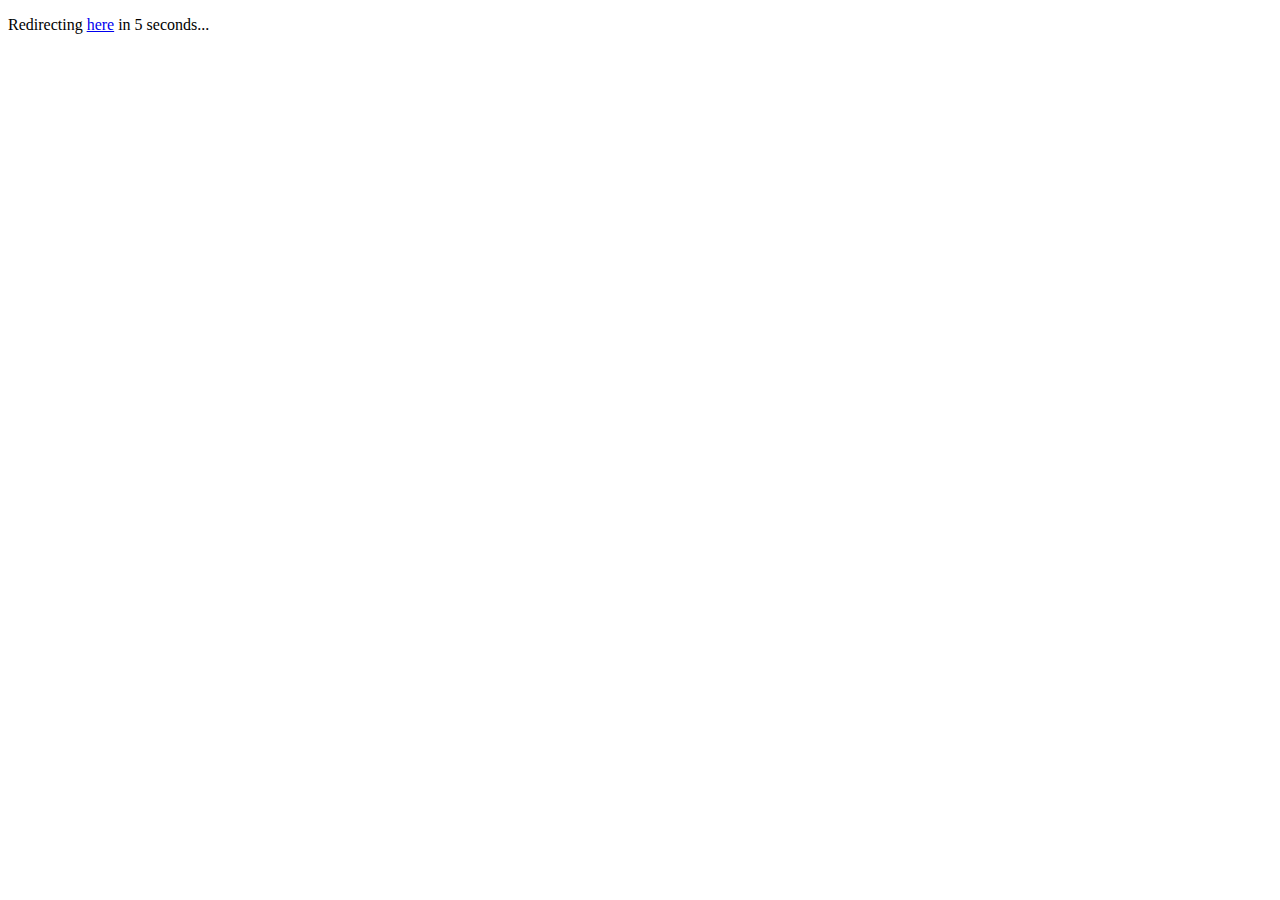
<file: _generated/api/soundit/index.html>
<!DOCTYPE html>
<html>
	<head>
		<title>Redirecting...</title>
		<!-- Fallback meta redirect if JS is disabled -->
		<meta http-equiv="refresh" content="6; url=../../../api/soundit/">
		<script>
			addEventListener("load", function() {
				// New URL with query and anchor
				var url = "../../../api/soundit/" + (location.search||"") + (location.hash||"");
				// Redirect to new URL in 5 seconds
				setTimeout(function() { location.replace(url); }, 5000);
				// Replace link with new URL
				document.getElementById("link").href = url;
			});
		</script>
	</head>
	<body onload="onload()">
		<!-- Fallback link if JS errors (or for those who want to click it) -->
		<p>Redirecting <a id="link" href="../../../api/soundit/">here</a> in 5 seconds...</p>
	</body>
</html>
</file>
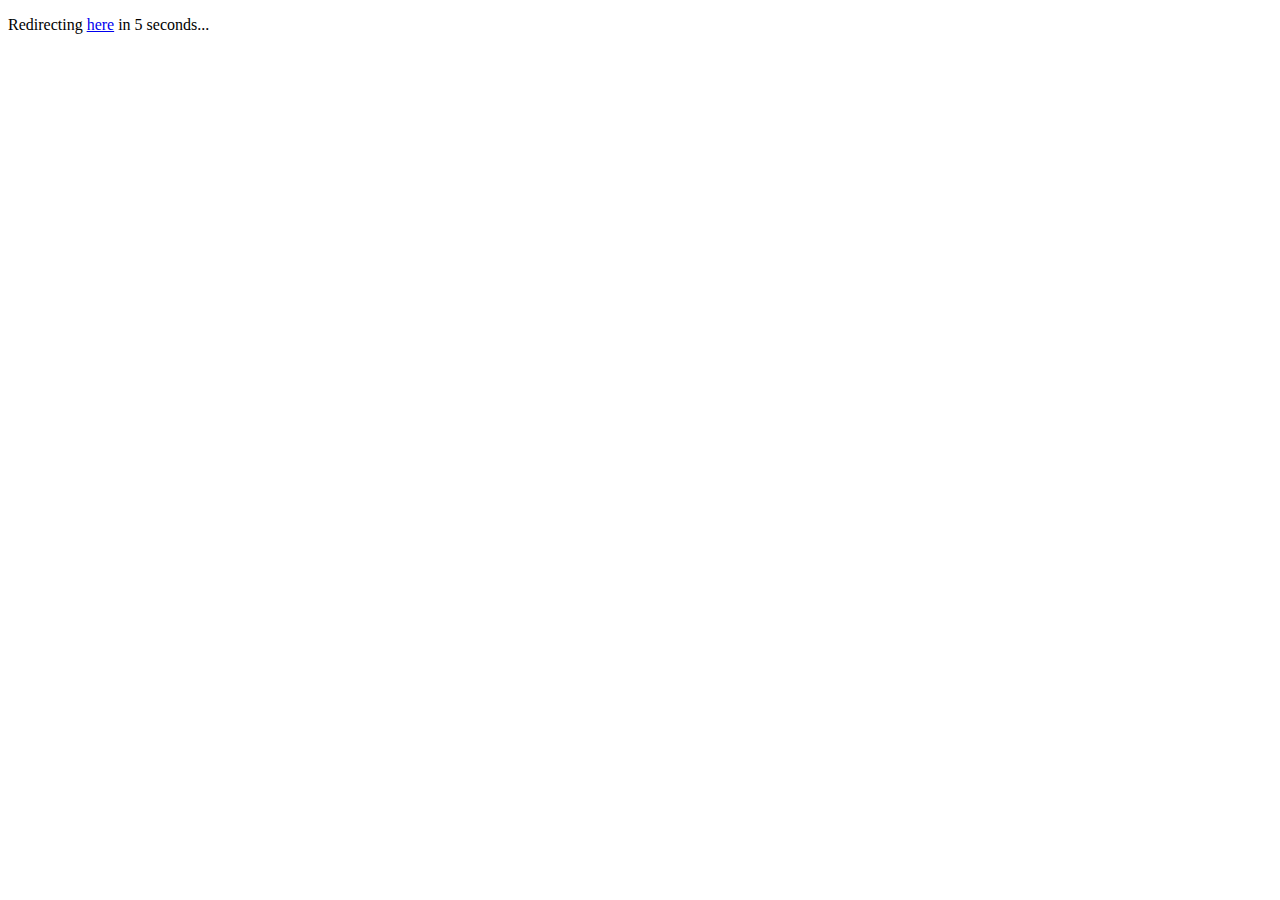
<file: docs/_templates/reredirects/template.html>
<!DOCTYPE html>
<html>
	<head>
		<title>Redirecting...</title>
		<!-- Fallback meta redirect if JS is disabled -->
		<meta http-equiv="refresh" content="6; url=${to_uri}">
		<script>
			addEventListener("load", function() {
				// New URL with query and anchor
				var url = "${to_uri}" + (location.search||"") + (location.hash||"");
				// Redirect to new URL in 5 seconds
				setTimeout(function() { location.replace(url); }, 5000);
				// Replace link with new URL
				document.getElementById("link").href = url;
			});
		</script>
	</head>
	<body onload="onload()">
		<!-- Fallback link if JS errors (or for those who want to click it) -->
		<p>Redirecting <a id="link" href="${to_uri}">here</a> in 5 seconds...</p>
	</body>
</html>
</file>
<file: _static/pygments.css>
.highlight pre { line-height: 125%; }
.highlight td.linenos .normal { color: inherit; background-color: transparent; padding-left: 5px; padding-right: 5px; }
.highlight span.linenos { color: inherit; background-color: transparent; padding-left: 5px; padding-right: 5px; }
.highlight td.linenos .special { color: #000000; background-color: #ffffc0; padding-left: 5px; padding-right: 5px; }
.highlight span.linenos.special { color: #000000; background-color: #ffffc0; padding-left: 5px; padding-right: 5px; }
.highlight .hll { background-color: #ffffcc }
.highlight { background: #f8f8f8; }
.highlight .c { color: #8f5902; font-style: italic } /* Comment */
.highlight .err { color: #a40000; border: 1px solid #ef2929 } /* Error */
.highlight .g { color: #000000 } /* Generic */
.highlight .k { color: #204a87; font-weight: bold } /* Keyword */
.highlight .l { color: #000000 } /* Literal */
.highlight .n { color: #000000 } /* Name */
.highlight .o { color: #ce5c00; font-weight: bold } /* Operator */
.highlight .x { color: #000000 } /* Other */
.highlight .p { color: #000000; font-weight: bold } /* Punctuation */
.highlight .ch { color: #8f5902; font-style: italic } /* Comment.Hashbang */
.highlight .cm { color: #8f5902; font-style: italic } /* Comment.Multiline */
.highlight .cp { color: #8f5902; font-style: italic } /* Comment.Preproc */
.highlight .cpf { color: #8f5902; font-style: italic } /* Comment.PreprocFile */
.highlight .c1 { color: #8f5902; font-style: italic } /* Comment.Single */
.highlight .cs { color: #8f5902; font-style: italic } /* Comment.Special */
.highlight .gd { color: #a40000 } /* Generic.Deleted */
.highlight .ge { color: #000000; font-style: italic } /* Generic.Emph */
.highlight .ges { color: #000000; font-weight: bold; font-style: italic } /* Generic.EmphStrong */
.highlight .gr { color: #ef2929 } /* Generic.Error */
.highlight .gh { color: #000080; font-weight: bold } /* Generic.Heading */
.highlight .gi { color: #00A000 } /* Generic.Inserted */
.highlight .go { color: #000000; font-style: italic } /* Generic.Output */
.highlight .gp { color: #8f5902 } /* Generic.Prompt */
.highlight .gs { color: #000000; font-weight: bold } /* Generic.Strong */
.highlight .gu { color: #800080; font-weight: bold } /* Generic.Subheading */
.highlight .gt { color: #a40000; font-weight: bold } /* Generic.Traceback */
.highlight .kc { color: #204a87; font-weight: bold } /* Keyword.Constant */
.highlight .kd { color: #204a87; font-weight: bold } /* Keyword.Declaration */
.highlight .kn { color: #204a87; font-weight: bold } /* Keyword.Namespace */
.highlight .kp { color: #204a87; font-weight: bold } /* Keyword.Pseudo */
.highlight .kr { color: #204a87; font-weight: bold } /* Keyword.Reserved */
.highlight .kt { color: #204a87; font-weight: bold } /* Keyword.Type */
.highlight .ld { color: #000000 } /* Literal.Date */
.highlight .m { color: #0000cf; font-weight: bold } /* Literal.Number */
.highlight .s { color: #4e9a06 } /* Literal.String */
.highlight .na { color: #c4a000 } /* Name.Attribute */
.highlight .nb { color: #204a87 } /* Name.Builtin */
.highlight .nc { color: #000000 } /* Name.Class */
.highlight .no { color: #000000 } /* Name.Constant */
.highlight .nd { color: #5c35cc; font-weight: bold } /* Name.Decorator */
.highlight .ni { color: #ce5c00 } /* Name.Entity */
.highlight .ne { color: #cc0000; font-weight: bold } /* Name.Exception */
.highlight .nf { color: #000000 } /* Name.Function */
.highlight .nl { color: #f57900 } /* Name.Label */
.highlight .nn { color: #000000 } /* Name.Namespace */
.highlight .nx { color: #000000 } /* Name.Other */
.highlight .py { color: #000000 } /* Name.Property */
.highlight .nt { color: #204a87; font-weight: bold } /* Name.Tag */
.highlight .nv { color: #000000 } /* Name.Variable */
.highlight .ow { color: #204a87; font-weight: bold } /* Operator.Word */
.highlight .pm { color: #000000; font-weight: bold } /* Punctuation.Marker */
.highlight .w { color: #f8f8f8 } /* Text.Whitespace */
.highlight .mb { color: #0000cf; font-weight: bold } /* Literal.Number.Bin */
.highlight .mf { color: #0000cf; font-weight: bold } /* Literal.Number.Float */
.highlight .mh { color: #0000cf; font-weight: bold } /* Literal.Number.Hex */
.highlight .mi { color: #0000cf; font-weight: bold } /* Literal.Number.Integer */
.highlight .mo { color: #0000cf; font-weight: bold } /* Literal.Number.Oct */
.highlight .sa { color: #4e9a06 } /* Literal.String.Affix */
.highlight .sb { color: #4e9a06 } /* Literal.String.Backtick */
.highlight .sc { color: #4e9a06 } /* Literal.String.Char */
.highlight .dl { color: #4e9a06 } /* Literal.String.Delimiter */
.highlight .sd { color: #8f5902; font-style: italic } /* Literal.String.Doc */
.highlight .s2 { color: #4e9a06 } /* Literal.String.Double */
.highlight .se { color: #4e9a06 } /* Literal.String.Escape */
.highlight .sh { color: #4e9a06 } /* Literal.String.Heredoc */
.highlight .si { color: #4e9a06 } /* Literal.String.Interpol */
.highlight .sx { color: #4e9a06 } /* Literal.String.Other */
.highlight .sr { color: #4e9a06 } /* Literal.String.Regex */
.highlight .s1 { color: #4e9a06 } /* Literal.String.Single */
.highlight .ss { color: #4e9a06 } /* Literal.String.Symbol */
.highlight .bp { color: #3465a4 } /* Name.Builtin.Pseudo */
.highlight .fm { color: #000000 } /* Name.Function.Magic */
.highlight .vc { color: #000000 } /* Name.Variable.Class */
.highlight .vg { color: #000000 } /* Name.Variable.Global */
.highlight .vi { color: #000000 } /* Name.Variable.Instance */
.highlight .vm { color: #000000 } /* Name.Variable.Magic */
.highlight .il { color: #0000cf; font-weight: bold } /* Literal.Number.Integer.Long */
@media not print {
body[data-theme="dark"] .highlight pre { line-height: 125%; }
body[data-theme="dark"] .highlight td.linenos .normal { color: #aaaaaa; background-color: transparent; padding-left: 5px; padding-right: 5px; }
body[data-theme="dark"] .highlight span.linenos { color: #aaaaaa; background-color: transparent; padding-left: 5px; padding-right: 5px; }
body[data-theme="dark"] .highlight td.linenos .special { color: #000000; background-color: #ffffc0; padding-left: 5px; padding-right: 5px; }
body[data-theme="dark"] .highlight span.linenos.special { color: #000000; background-color: #ffffc0; padding-left: 5px; padding-right: 5px; }
body[data-theme="dark"] .highlight .hll { background-color: #404040 }
body[data-theme="dark"] .highlight { background: #202020; color: #d0d0d0 }
body[data-theme="dark"] .highlight .c { color: #ababab; font-style: italic } /* Comment */
body[data-theme="dark"] .highlight .err { color: #a61717; background-color: #e3d2d2 } /* Error */
body[data-theme="dark"] .highlight .esc { color: #d0d0d0 } /* Escape */
body[data-theme="dark"] .highlight .g { color: #d0d0d0 } /* Generic */
body[data-theme="dark"] .highlight .k { color: #6ebf26; font-weight: bold } /* Keyword */
body[data-theme="dark"] .highlight .l { color: #d0d0d0 } /* Literal */
body[data-theme="dark"] .highlight .n { color: #d0d0d0 } /* Name */
body[data-theme="dark"] .highlight .o { color: #d0d0d0 } /* Operator */
body[data-theme="dark"] .highlight .x { color: #d0d0d0 } /* Other */
body[data-theme="dark"] .highlight .p { color: #d0d0d0 } /* Punctuation */
body[data-theme="dark"] .highlight .ch { color: #ababab; font-style: italic } /* Comment.Hashbang */
body[data-theme="dark"] .highlight .cm { color: #ababab; font-style: italic } /* Comment.Multiline */
body[data-theme="dark"] .highlight .cp { color: #ff3a3a; font-weight: bold } /* Comment.Preproc */
body[data-theme="dark"] .highlight .cpf { color: #ababab; font-style: italic } /* Comment.PreprocFile */
body[data-theme="dark"] .highlight .c1 { color: #ababab; font-style: italic } /* Comment.Single */
body[data-theme="dark"] .highlight .cs { color: #e50808; font-weight: bold; background-color: #520000 } /* Comment.Special */
body[data-theme="dark"] .highlight .gd { color: #d22323 } /* Generic.Deleted */
body[data-theme="dark"] .highlight .ge { color: #d0d0d0; font-style: italic } /* Generic.Emph */
body[data-theme="dark"] .highlight .ges { color: #d0d0d0; font-weight: bold; font-style: italic } /* Generic.EmphStrong */
body[data-theme="dark"] .highlight .gr { color: #d22323 } /* Generic.Error */
body[data-theme="dark"] .highlight .gh { color: #ffffff; font-weight: bold } /* Generic.Heading */
body[data-theme="dark"] .highlight .gi { color: #589819 } /* Generic.Inserted */
body[data-theme="dark"] .highlight .go { color: #cccccc } /* Generic.Output */
body[data-theme="dark"] .highlight .gp { color: #aaaaaa } /* Generic.Prompt */
body[data-theme="dark"] .highlight .gs { color: #d0d0d0; font-weight: bold } /* Generic.Strong */
body[data-theme="dark"] .highlight .gu { color: #ffffff; text-decoration: underline } /* Generic.Subheading */
body[data-theme="dark"] .highlight .gt { color: #d22323 } /* Generic.Traceback */
body[data-theme="dark"] .highlight .kc { color: #6ebf26; font-weight: bold } /* Keyword.Constant */
body[data-theme="dark"] .highlight .kd { color: #6ebf26; font-weight: bold } /* Keyword.Declaration */
body[data-theme="dark"] .highlight .kn { color: #6ebf26; font-weight: bold } /* Keyword.Namespace */
body[data-theme="dark"] .highlight .kp { color: #6ebf26 } /* Keyword.Pseudo */
body[data-theme="dark"] .highlight .kr { color: #6ebf26; font-weight: bold } /* Keyword.Reserved */
body[data-theme="dark"] .highlight .kt { color: #6ebf26; font-weight: bold } /* Keyword.Type */
body[data-theme="dark"] .highlight .ld { color: #d0d0d0 } /* Literal.Date */
body[data-theme="dark"] .highlight .m { color: #51b2fd } /* Literal.Number */
body[data-theme="dark"] .highlight .s { color: #ed9d13 } /* Literal.String */
body[data-theme="dark"] .highlight .na { color: #bbbbbb } /* Name.Attribute */
body[data-theme="dark"] .highlight .nb { color: #2fbccd } /* Name.Builtin */
body[data-theme="dark"] .highlight .nc { color: #71adff; text-decoration: underline } /* Name.Class */
body[data-theme="dark"] .highlight .no { color: #40ffff } /* Name.Constant */
body[data-theme="dark"] .highlight .nd { color: #ffa500 } /* Name.Decorator */
body[data-theme="dark"] .highlight .ni { color: #d0d0d0 } /* Name.Entity */
body[data-theme="dark"] .highlight .ne { color: #bbbbbb } /* Name.Exception */
body[data-theme="dark"] .highlight .nf { color: #71adff } /* Name.Function */
body[data-theme="dark"] .highlight .nl { color: #d0d0d0 } /* Name.Label */
body[data-theme="dark"] .highlight .nn { color: #71adff; text-decoration: underline } /* Name.Namespace */
body[data-theme="dark"] .highlight .nx { color: #d0d0d0 } /* Name.Other */
body[data-theme="dark"] .highlight .py { color: #d0d0d0 } /* Name.Property */
body[data-theme="dark"] .highlight .nt { color: #6ebf26; font-weight: bold } /* Name.Tag */
body[data-theme="dark"] .highlight .nv { color: #40ffff } /* Name.Variable */
body[data-theme="dark"] .highlight .ow { color: #6ebf26; font-weight: bold } /* Operator.Word */
body[data-theme="dark"] .highlight .pm { color: #d0d0d0 } /* Punctuation.Marker */
body[data-theme="dark"] .highlight .w { color: #666666 } /* Text.Whitespace */
body[data-theme="dark"] .highlight .mb { color: #51b2fd } /* Literal.Number.Bin */
body[data-theme="dark"] .highlight .mf { color: #51b2fd } /* Literal.Number.Float */
body[data-theme="dark"] .highlight .mh { color: #51b2fd } /* Literal.Number.Hex */
body[data-theme="dark"] .highlight .mi { color: #51b2fd } /* Literal.Number.Integer */
body[data-theme="dark"] .highlight .mo { color: #51b2fd } /* Literal.Number.Oct */
body[data-theme="dark"] .highlight .sa { color: #ed9d13 } /* Literal.String.Affix */
body[data-theme="dark"] .highlight .sb { color: #ed9d13 } /* Literal.String.Backtick */
body[data-theme="dark"] .highlight .sc { color: #ed9d13 } /* Literal.String.Char */
body[data-theme="dark"] .highlight .dl { color: #ed9d13 } /* Literal.String.Delimiter */
body[data-theme="dark"] .highlight .sd { color: #ed9d13 } /* Literal.String.Doc */
body[data-theme="dark"] .highlight .s2 { color: #ed9d13 } /* Literal.String.Double */
body[data-theme="dark"] .highlight .se { color: #ed9d13 } /* Literal.String.Escape */
body[data-theme="dark"] .highlight .sh { color: #ed9d13 } /* Literal.String.Heredoc */
body[data-theme="dark"] .highlight .si { color: #ed9d13 } /* Literal.String.Interpol */
body[data-theme="dark"] .highlight .sx { color: #ffa500 } /* Literal.String.Other */
body[data-theme="dark"] .highlight .sr { color: #ed9d13 } /* Literal.String.Regex */
body[data-theme="dark"] .highlight .s1 { color: #ed9d13 } /* Literal.String.Single */
body[data-theme="dark"] .highlight .ss { color: #ed9d13 } /* Literal.String.Symbol */
body[data-theme="dark"] .highlight .bp { color: #2fbccd } /* Name.Builtin.Pseudo */
body[data-theme="dark"] .highlight .fm { color: #71adff } /* Name.Function.Magic */
body[data-theme="dark"] .highlight .vc { color: #40ffff } /* Name.Variable.Class */
body[data-theme="dark"] .highlight .vg { color: #40ffff } /* Name.Variable.Global */
body[data-theme="dark"] .highlight .vi { color: #40ffff } /* Name.Variable.Instance */
body[data-theme="dark"] .highlight .vm { color: #40ffff } /* Name.Variable.Magic */
body[data-theme="dark"] .highlight .il { color: #51b2fd } /* Literal.Number.Integer.Long */
@media (prefers-color-scheme: dark) {
body:not([data-theme="light"]) .highlight pre { line-height: 125%; }
body:not([data-theme="light"]) .highlight td.linenos .normal { color: #aaaaaa; background-color: transparent; padding-left: 5px; padding-right: 5px; }
body:not([data-theme="light"]) .highlight span.linenos { color: #aaaaaa; background-color: transparent; padding-left: 5px; padding-right: 5px; }
body:not([data-theme="light"]) .highlight td.linenos .special { color: #000000; background-color: #ffffc0; padding-left: 5px; padding-right: 5px; }
body:not([data-theme="light"]) .highlight span.linenos.special { color: #000000; background-color: #ffffc0; padding-left: 5px; padding-right: 5px; }
body:not([data-theme="light"]) .highlight .hll { background-color: #404040 }
body:not([data-theme="light"]) .highlight { background: #202020; color: #d0d0d0 }
body:not([data-theme="light"]) .highlight .c { color: #ababab; font-style: italic } /* Comment */
body:not([data-theme="light"]) .highlight .err { color: #a61717; background-color: #e3d2d2 } /* Error */
body:not([data-theme="light"]) .highlight .esc { color: #d0d0d0 } /* Escape */
body:not([data-theme="light"]) .highlight .g { color: #d0d0d0 } /* Generic */
body:not([data-theme="light"]) .highlight .k { color: #6ebf26; font-weight: bold } /* Keyword */
body:not([data-theme="light"]) .highlight .l { color: #d0d0d0 } /* Literal */
body:not([data-theme="light"]) .highlight .n { color: #d0d0d0 } /* Name */
body:not([data-theme="light"]) .highlight .o { color: #d0d0d0 } /* Operator */
body:not([data-theme="light"]) .highlight .x { color: #d0d0d0 } /* Other */
body:not([data-theme="light"]) .highlight .p { color: #d0d0d0 } /* Punctuation */
body:not([data-theme="light"]) .highlight .ch { color: #ababab; font-style: italic } /* Comment.Hashbang */
body:not([data-theme="light"]) .highlight .cm { color: #ababab; font-style: italic } /* Comment.Multiline */
body:not([data-theme="light"]) .highlight .cp { color: #ff3a3a; font-weight: bold } /* Comment.Preproc */
body:not([data-theme="light"]) .highlight .cpf { color: #ababab; font-style: italic } /* Comment.PreprocFile */
body:not([data-theme="light"]) .highlight .c1 { color: #ababab; font-style: italic } /* Comment.Single */
body:not([data-theme="light"]) .highlight .cs { color: #e50808; font-weight: bold; background-color: #520000 } /* Comment.Special */
body:not([data-theme="light"]) .highlight .gd { color: #d22323 } /* Generic.Deleted */
body:not([data-theme="light"]) .highlight .ge { color: #d0d0d0; font-style: italic } /* Generic.Emph */
body:not([data-theme="light"]) .highlight .ges { color: #d0d0d0; font-weight: bold; font-style: italic } /* Generic.EmphStrong */
body:not([data-theme="light"]) .highlight .gr { color: #d22323 } /* Generic.Error */
body:not([data-theme="light"]) .highlight .gh { color: #ffffff; font-weight: bold } /* Generic.Heading */
body:not([data-theme="light"]) .highlight .gi { color: #589819 } /* Generic.Inserted */
body:not([data-theme="light"]) .highlight .go { color: #cccccc } /* Generic.Output */
body:not([data-theme="light"]) .highlight .gp { color: #aaaaaa } /* Generic.Prompt */
body:not([data-theme="light"]) .highlight .gs { color: #d0d0d0; font-weight: bold } /* Generic.Strong */
body:not([data-theme="light"]) .highlight .gu { color: #ffffff; text-decoration: underline } /* Generic.Subheading */
body:not([data-theme="light"]) .highlight .gt { color: #d22323 } /* Generic.Traceback */
body:not([data-theme="light"]) .highlight .kc { color: #6ebf26; font-weight: bold } /* Keyword.Constant */
body:not([data-theme="light"]) .highlight .kd { color: #6ebf26; font-weight: bold } /* Keyword.Declaration */
body:not([data-theme="light"]) .highlight .kn { color: #6ebf26; font-weight: bold } /* Keyword.Namespace */
body:not([data-theme="light"]) .highlight .kp { color: #6ebf26 } /* Keyword.Pseudo */
body:not([data-theme="light"]) .highlight .kr { color: #6ebf26; font-weight: bold } /* Keyword.Reserved */
body:not([data-theme="light"]) .highlight .kt { color: #6ebf26; font-weight: bold } /* Keyword.Type */
body:not([data-theme="light"]) .highlight .ld { color: #d0d0d0 } /* Literal.Date */
body:not([data-theme="light"]) .highlight .m { color: #51b2fd } /* Literal.Number */
body:not([data-theme="light"]) .highlight .s { color: #ed9d13 } /* Literal.String */
body:not([data-theme="light"]) .highlight .na { color: #bbbbbb } /* Name.Attribute */
body:not([data-theme="light"]) .highlight .nb { color: #2fbccd } /* Name.Builtin */
body:not([data-theme="light"]) .highlight .nc { color: #71adff; text-decoration: underline } /* Name.Class */
body:not([data-theme="light"]) .highlight .no { color: #40ffff } /* Name.Constant */
body:not([data-theme="light"]) .highlight .nd { color: #ffa500 } /* Name.Decorator */
body:not([data-theme="light"]) .highlight .ni { color: #d0d0d0 } /* Name.Entity */
body:not([data-theme="light"]) .highlight .ne { color: #bbbbbb } /* Name.Exception */
body:not([data-theme="light"]) .highlight .nf { color: #71adff } /* Name.Function */
body:not([data-theme="light"]) .highlight .nl { color: #d0d0d0 } /* Name.Label */
body:not([data-theme="light"]) .highlight .nn { color: #71adff; text-decoration: underline } /* Name.Namespace */
body:not([data-theme="light"]) .highlight .nx { color: #d0d0d0 } /* Name.Other */
body:not([data-theme="light"]) .highlight .py { color: #d0d0d0 } /* Name.Property */
body:not([data-theme="light"]) .highlight .nt { color: #6ebf26; font-weight: bold } /* Name.Tag */
body:not([data-theme="light"]) .highlight .nv { color: #40ffff } /* Name.Variable */
body:not([data-theme="light"]) .highlight .ow { color: #6ebf26; font-weight: bold } /* Operator.Word */
body:not([data-theme="light"]) .highlight .pm { color: #d0d0d0 } /* Punctuation.Marker */
body:not([data-theme="light"]) .highlight .w { color: #666666 } /* Text.Whitespace */
body:not([data-theme="light"]) .highlight .mb { color: #51b2fd } /* Literal.Number.Bin */
body:not([data-theme="light"]) .highlight .mf { color: #51b2fd } /* Literal.Number.Float */
body:not([data-theme="light"]) .highlight .mh { color: #51b2fd } /* Literal.Number.Hex */
body:not([data-theme="light"]) .highlight .mi { color: #51b2fd } /* Literal.Number.Integer */
body:not([data-theme="light"]) .highlight .mo { color: #51b2fd } /* Literal.Number.Oct */
body:not([data-theme="light"]) .highlight .sa { color: #ed9d13 } /* Literal.String.Affix */
body:not([data-theme="light"]) .highlight .sb { color: #ed9d13 } /* Literal.String.Backtick */
body:not([data-theme="light"]) .highlight .sc { color: #ed9d13 } /* Literal.String.Char */
body:not([data-theme="light"]) .highlight .dl { color: #ed9d13 } /* Literal.String.Delimiter */
body:not([data-theme="light"]) .highlight .sd { color: #ed9d13 } /* Literal.String.Doc */
body:not([data-theme="light"]) .highlight .s2 { color: #ed9d13 } /* Literal.String.Double */
body:not([data-theme="light"]) .highlight .se { color: #ed9d13 } /* Literal.String.Escape */
body:not([data-theme="light"]) .highlight .sh { color: #ed9d13 } /* Literal.String.Heredoc */
body:not([data-theme="light"]) .highlight .si { color: #ed9d13 } /* Literal.String.Interpol */
body:not([data-theme="light"]) .highlight .sx { color: #ffa500 } /* Literal.String.Other */
body:not([data-theme="light"]) .highlight .sr { color: #ed9d13 } /* Literal.String.Regex */
body:not([data-theme="light"]) .highlight .s1 { color: #ed9d13 } /* Literal.String.Single */
body:not([data-theme="light"]) .highlight .ss { color: #ed9d13 } /* Literal.String.Symbol */
body:not([data-theme="light"]) .highlight .bp { color: #2fbccd } /* Name.Builtin.Pseudo */
body:not([data-theme="light"]) .highlight .fm { color: #71adff } /* Name.Function.Magic */
body:not([data-theme="light"]) .highlight .vc { color: #40ffff } /* Name.Variable.Class */
body:not([data-theme="light"]) .highlight .vg { color: #40ffff } /* Name.Variable.Global */
body:not([data-theme="light"]) .highlight .vi { color: #40ffff } /* Name.Variable.Instance */
body:not([data-theme="light"]) .highlight .vm { color: #40ffff } /* Name.Variable.Magic */
body:not([data-theme="light"]) .highlight .il { color: #51b2fd } /* Literal.Number.Integer.Long */
}
}
</file>
<file: _static/graphviz.css>
/*
 * graphviz.css
 * ~~~~~~~~~~~~
 *
 * Sphinx stylesheet -- graphviz extension.
 *
 * :copyright: Copyright 2007-2023 by the Sphinx team, see AUTHORS.
 * :license: BSD, see LICENSE for details.
 *
 */

img.graphviz {
    border: 0;
    max-width: 100%;
}

object.graphviz {
    max-width: 100%;
}
</file>
<file: _static/styles/furo-extensions.css>
#furo-sidebar-ad-placement{padding:var(--sidebar-item-spacing-vertical) var(--sidebar-item-spacing-horizontal)}#furo-sidebar-ad-placement .ethical-sidebar{background:var(--color-background-secondary);border:none;box-shadow:none}#furo-sidebar-ad-placement .ethical-sidebar:hover{background:var(--color-background-hover)}#furo-sidebar-ad-placement .ethical-sidebar a{color:var(--color-foreground-primary)}#furo-sidebar-ad-placement .ethical-callout a{color:var(--color-foreground-secondary)!important}#furo-readthedocs-versions{background:transparent;display:block;position:static;width:100%}#furo-readthedocs-versions .rst-versions{background:#1a1c1e}#furo-readthedocs-versions .rst-current-version{background:var(--color-sidebar-item-background);cursor:unset}#furo-readthedocs-versions .rst-current-version:hover{background:var(--color-sidebar-item-background)}#furo-readthedocs-versions .rst-current-version .fa-book{color:var(--color-foreground-primary)}#furo-readthedocs-versions>.rst-other-versions{padding:0}#furo-readthedocs-versions>.rst-other-versions small{opacity:1}#furo-readthedocs-versions .injected .rst-versions{position:unset}#furo-readthedocs-versions:focus-within,#furo-readthedocs-versions:hover{box-shadow:0 0 0 1px var(--color-sidebar-background-border)}#furo-readthedocs-versions:focus-within .rst-current-version,#furo-readthedocs-versions:hover .rst-current-version{background:#1a1c1e;font-size:inherit;height:auto;line-height:inherit;padding:12px;text-align:right}#furo-readthedocs-versions:focus-within .rst-current-version .fa-book,#furo-readthedocs-versions:hover .rst-current-version .fa-book{color:#fff;float:left}#furo-readthedocs-versions:focus-within .fa-caret-down,#furo-readthedocs-versions:hover .fa-caret-down{display:none}#furo-readthedocs-versions:focus-within .injected,#furo-readthedocs-versions:focus-within .rst-current-version,#furo-readthedocs-versions:focus-within .rst-other-versions,#furo-readthedocs-versions:hover .injected,#furo-readthedocs-versions:hover .rst-current-version,#furo-readthedocs-versions:hover .rst-other-versions{display:block}#furo-readthedocs-versions:focus-within>.rst-current-version,#furo-readthedocs-versions:hover>.rst-current-version{display:none}.highlight:hover button.copybtn{color:var(--color-code-foreground)}.highlight button.copybtn{align-items:center;background-color:var(--color-code-background);border:none;color:var(--color-background-item);cursor:pointer;height:1.25em;opacity:1;right:.5rem;top:.625rem;transition:color .3s,opacity .3s;width:1.25em}.highlight button.copybtn:hover{background-color:var(--color-code-background);color:var(--color-brand-content)}.highlight button.copybtn:after{background-color:transparent;color:var(--color-code-foreground);display:none}.highlight button.copybtn.success{color:#22863a;transition:color 0ms}.highlight button.copybtn.success:after{display:block}.highlight button.copybtn svg{padding:0}body{--sd-color-primary:var(--color-brand-primary);--sd-color-primary-highlight:var(--color-brand-content);--sd-color-primary-text:var(--color-background-primary);--sd-color-shadow:rgba(0,0,0,.05);--sd-color-card-border:var(--color-card-border);--sd-color-card-border-hover:var(--color-brand-content);--sd-color-card-background:var(--color-card-background);--sd-color-card-text:var(--color-foreground-primary);--sd-color-card-header:var(--color-card-marginals-background);--sd-color-card-footer:var(--color-card-marginals-background);--sd-color-tabs-label-active:var(--color-brand-content);--sd-color-tabs-label-hover:var(--color-foreground-muted);--sd-color-tabs-label-inactive:var(--color-foreground-muted);--sd-color-tabs-underline-active:var(--color-brand-content);--sd-color-tabs-underline-hover:var(--color-foreground-border);--sd-color-tabs-underline-inactive:var(--color-background-border);--sd-color-tabs-overline:var(--color-background-border);--sd-color-tabs-underline:var(--color-background-border)}.sd-tab-content{box-shadow:0 -2px var(--sd-color-tabs-overline),0 1px var(--sd-color-tabs-underline)}.sd-card{box-shadow:0 .1rem .25rem var(--sd-color-shadow),0 0 .0625rem rgba(0,0,0,.1)}.sd-shadow-sm{box-shadow:0 .1rem .25rem var(--sd-color-shadow),0 0 .0625rem rgba(0,0,0,.1)!important}.sd-shadow-md{box-shadow:0 .3rem .75rem var(--sd-color-shadow),0 0 .0625rem rgba(0,0,0,.1)!important}.sd-shadow-lg{box-shadow:0 .6rem 1.5rem var(--sd-color-shadow),0 0 .0625rem rgba(0,0,0,.1)!important}.sd-card-hover:hover{transform:none}.sd-cards-carousel{gap:.25rem;padding:.25rem}body{--tabs--label-text:var(--color-foreground-muted);--tabs--label-text--hover:var(--color-foreground-muted);--tabs--label-text--active:var(--color-brand-content);--tabs--label-text--active--hover:var(--color-brand-content);--tabs--label-background:transparent;--tabs--label-background--hover:transparent;--tabs--label-background--active:transparent;--tabs--label-background--active--hover:transparent;--tabs--padding-x:0.25em;--tabs--margin-x:1em;--tabs--border:var(--color-background-border);--tabs--label-border:transparent;--tabs--label-border--hover:var(--color-foreground-muted);--tabs--label-border--active:var(--color-brand-content);--tabs--label-border--active--hover:var(--color-brand-content)}[role=main] .container{max-width:none;padding-left:0;padding-right:0}.shadow.docutils{border:none;box-shadow:0 .2rem .5rem rgba(0,0,0,.05),0 0 .0625rem rgba(0,0,0,.1)!important}.sphinx-bs .card{background-color:var(--color-background-secondary);color:var(--color-foreground)}
/*# sourceMappingURL=furo-extensions.css.map*/
</file>
<file: _static/custom.css>
/* Wrap inside words if necessary (such as on small screens) */
html {
	word-wrap: break-word;
}

/* Force autosummary tables to be full width for consistency */
.longtable {
	width: 100%;
}

/* Make permalinks selectable from the keyboard */
a.headerlink {
	visibility: revert-layer !important;  /* basic theme uses hidden */
	opacity: 0;
	transition: opacity 0.15s ease-out;
}
*:hover > a.headerlink,
a.headerlink:focus {
	opacity: 1;
}

/* Remove newline after source code linked to docs */
.viewcode-block {
	display: inline;
}

/* Title shouldn't push the TOC sidebar icon off-screen */
.mobile-header .header-center {
	min-width: 0;
}

/* Title should be a single line */
.mobile-header .brand {
	white-space: nowrap;
	/* Replace overflowing text by an ellipsis */
	overflow: hidden;
	text-overflow: ellipsis;
	line-height: 1.4;  /* don't cut off the bottom of characters like "g" */
}

/* Keep the 1px border so content doesn't move after refreshing */
.mobile-header.scrolled {
	border-bottom: 1px solid rgba(0,0,0,.18);
	/* Keep the shadow visually identical as before and also widen it */
	box-shadow:
		0 0 calc(.2rem - 1px) .07rem rgba(0,0,0,.07),
		0 calc(.2rem - 1px) calc(.4rem - 1px) .05rem rgba(0,0,0,.14);
}

/* Remove spacing between the dark mode toggle and title */
.theme-toggle-header {
	padding-left: 0;
}
</file>
<file: _static/styles/furo.css>
/*! normalize.css v8.0.1 | MIT License | github.com/necolas/normalize.css */html{-webkit-text-size-adjust:100%;line-height:1.15}body{margin:0}main{display:block}h1{font-size:2em;margin:.67em 0}hr{box-sizing:content-box;height:0;overflow:visible}pre{font-family:monospace,monospace;font-size:1em}a{background-color:transparent}abbr[title]{border-bottom:none;text-decoration:underline;text-decoration:underline dotted}b,strong{font-weight:bolder}code,kbd,samp{font-family:monospace,monospace;font-size:1em}sub,sup{font-size:75%;line-height:0;position:relative;vertical-align:baseline}sub{bottom:-.25em}sup{top:-.5em}img{border-style:none}button,input,optgroup,select,textarea{font-family:inherit;font-size:100%;line-height:1.15;margin:0}button,input{overflow:visible}button,select{text-transform:none}[type=button],[type=reset],[type=submit],button{-webkit-appearance:button}[type=button]::-moz-focus-inner,[type=reset]::-moz-focus-inner,[type=submit]::-moz-focus-inner,button::-moz-focus-inner{border-style:none;padding:0}[type=button]:-moz-focusring,[type=reset]:-moz-focusring,[type=submit]:-moz-focusring,button:-moz-focusring{outline:1px dotted ButtonText}fieldset{padding:.35em .75em .625em}legend{box-sizing:border-box;color:inherit;display:table;max-width:100%;padding:0;white-space:normal}progress{vertical-align:baseline}textarea{overflow:auto}[type=checkbox],[type=radio]{box-sizing:border-box;padding:0}[type=number]::-webkit-inner-spin-button,[type=number]::-webkit-outer-spin-button{height:auto}[type=search]{-webkit-appearance:textfield;outline-offset:-2px}[type=search]::-webkit-search-decoration{-webkit-appearance:none}::-webkit-file-upload-button{-webkit-appearance:button;font:inherit}details{display:block}summary{display:list-item}[hidden],template{display:none}@media print{.content-icon-container,.headerlink,.mobile-header,.related-pages{display:none!important}.highlight{border:.1pt solid var(--color-foreground-border)}a,blockquote,dl,ol,pre,table,ul{page-break-inside:avoid}caption,figure,h1,h2,h3,h4,h5,h6,img{page-break-after:avoid;page-break-inside:avoid}dl,ol,ul{page-break-before:avoid}}.visually-hidden{clip:rect(0,0,0,0)!important;border:0!important;height:1px!important;margin:-1px!important;overflow:hidden!important;padding:0!important;position:absolute!important;white-space:nowrap!important;width:1px!important}:-moz-focusring{outline:auto}body{--font-stack:-apple-system,BlinkMacSystemFont,Segoe UI,Helvetica,Arial,sans-serif,Apple Color Emoji,Segoe UI Emoji;--font-stack--monospace:"SFMono-Regular",Menlo,Consolas,Monaco,Liberation Mono,Lucida Console,monospace;--font-size--normal:100%;--font-size--small:87.5%;--font-size--small--2:81.25%;--font-size--small--3:75%;--font-size--small--4:62.5%;--sidebar-caption-font-size:var(--font-size--small--2);--sidebar-item-font-size:var(--font-size--small);--sidebar-search-input-font-size:var(--font-size--small);--toc-font-size:var(--font-size--small--3);--toc-font-size--mobile:var(--font-size--normal);--toc-title-font-size:var(--font-size--small--4);--admonition-font-size:0.8125rem;--admonition-title-font-size:0.8125rem;--code-font-size:var(--font-size--small--2);--api-font-size:var(--font-size--small);--header-height:calc(var(--sidebar-item-line-height) + var(--sidebar-item-spacing-vertical)*4);--header-padding:0.5rem;--sidebar-tree-space-above:1.5rem;--sidebar-caption-space-above:1rem;--sidebar-item-line-height:1rem;--sidebar-item-spacing-vertical:0.5rem;--sidebar-item-spacing-horizontal:1rem;--sidebar-item-height:calc(var(--sidebar-item-line-height) + var(--sidebar-item-spacing-vertical)*2);--sidebar-expander-width:var(--sidebar-item-height);--sidebar-search-space-above:0.5rem;--sidebar-search-input-spacing-vertical:0.5rem;--sidebar-search-input-spacing-horizontal:0.5rem;--sidebar-search-input-height:1rem;--sidebar-search-icon-size:var(--sidebar-search-input-height);--toc-title-padding:0.25rem 0;--toc-spacing-vertical:1.5rem;--toc-spacing-horizontal:1.5rem;--toc-item-spacing-vertical:0.4rem;--toc-item-spacing-horizontal:1rem;--icon-search:url('data:image/svg+xml;charset=utf-8,<svg xmlns="http://www.w3.org/2000/svg" viewBox="0 0 24 24" stroke-width="1.5" stroke="currentColor" fill="none" stroke-linecap="round" stroke-linejoin="round"><path d="M0 0h24v24H0z" stroke="none"/><circle cx="10" cy="10" r="7"/><path d="m21 21-6-6"/></svg>');--icon-pencil:url('data:image/svg+xml;charset=utf-8,<svg xmlns="http://www.w3.org/2000/svg" viewBox="0 0 24 24"><path d="M20.71 7.04c.39-.39.39-1.04 0-1.41l-2.34-2.34c-.37-.39-1.02-.39-1.41 0l-1.84 1.83 3.75 3.75M3 17.25V21h3.75L17.81 9.93l-3.75-3.75L3 17.25z"/></svg>');--icon-abstract:url('data:image/svg+xml;charset=utf-8,<svg xmlns="http://www.w3.org/2000/svg" viewBox="0 0 24 24"><path d="M4 5h16v2H4V5m0 4h16v2H4V9m0 4h16v2H4v-2m0 4h10v2H4v-2z"/></svg>');--icon-info:url('data:image/svg+xml;charset=utf-8,<svg xmlns="http://www.w3.org/2000/svg" viewBox="0 0 24 24"><path d="M13 9h-2V7h2m0 10h-2v-6h2m-1-9A10 10 0 0 0 2 12a10 10 0 0 0 10 10 10 10 0 0 0 10-10A10 10 0 0 0 12 2z"/></svg>');--icon-flame:url('data:image/svg+xml;charset=utf-8,<svg xmlns="http://www.w3.org/2000/svg" viewBox="0 0 24 24"><path d="M17.55 11.2c-.23-.3-.5-.56-.76-.82-.65-.6-1.4-1.03-2.03-1.66C13.3 7.26 13 4.85 13.91 3c-.91.23-1.75.75-2.45 1.32-2.54 2.08-3.54 5.75-2.34 8.9.04.1.08.2.08.33 0 .22-.15.42-.35.5-.22.1-.46.04-.64-.12a.83.83 0 0 1-.15-.17c-1.1-1.43-1.28-3.48-.53-5.12C5.89 10 5 12.3 5.14 14.47c.04.5.1 1 .27 1.5.14.6.4 1.2.72 1.73 1.04 1.73 2.87 2.97 4.84 3.22 2.1.27 4.35-.12 5.96-1.6 1.8-1.66 2.45-4.32 1.5-6.6l-.13-.26c-.2-.46-.47-.87-.8-1.25l.05-.01m-3.1 6.3c-.28.24-.73.5-1.08.6-1.1.4-2.2-.16-2.87-.82 1.19-.28 1.89-1.16 2.09-2.05.17-.8-.14-1.46-.27-2.23-.12-.74-.1-1.37.18-2.06.17.38.37.76.6 1.06.76 1 1.95 1.44 2.2 2.8.04.14.06.28.06.43.03.82-.32 1.72-.92 2.27h.01z"/></svg>');--icon-question:url('data:image/svg+xml;charset=utf-8,<svg xmlns="http://www.w3.org/2000/svg" viewBox="0 0 24 24"><path d="m15.07 11.25-.9.92C13.45 12.89 13 13.5 13 15h-2v-.5c0-1.11.45-2.11 1.17-2.83l1.24-1.26c.37-.36.59-.86.59-1.41a2 2 0 0 0-2-2 2 2 0 0 0-2 2H8a4 4 0 0 1 4-4 4 4 0 0 1 4 4 3.2 3.2 0 0 1-.93 2.25M13 19h-2v-2h2M12 2A10 10 0 0 0 2 12a10 10 0 0 0 10 10 10 10 0 0 0 10-10c0-5.53-4.5-10-10-10z"/></svg>');--icon-warning:url('data:image/svg+xml;charset=utf-8,<svg xmlns="http://www.w3.org/2000/svg" viewBox="0 0 24 24"><path d="M13 14h-2v-4h2m0 8h-2v-2h2M1 21h22L12 2 1 21z"/></svg>');--icon-failure:url('data:image/svg+xml;charset=utf-8,<svg xmlns="http://www.w3.org/2000/svg" viewBox="0 0 24 24"><path d="M12 2c5.53 0 10 4.47 10 10s-4.47 10-10 10S2 17.53 2 12 6.47 2 12 2m3.59 5L12 10.59 8.41 7 7 8.41 10.59 12 7 15.59 8.41 17 12 13.41 15.59 17 17 15.59 13.41 12 17 8.41 15.59 7z"/></svg>');--icon-spark:url('data:image/svg+xml;charset=utf-8,<svg xmlns="http://www.w3.org/2000/svg" viewBox="0 0 24 24"><path d="m11.5 20 4.86-9.73H13V4l-5 9.73h3.5V20M12 2c2.75 0 5.1 1 7.05 2.95C21 6.9 22 9.25 22 12s-1 5.1-2.95 7.05C17.1 21 14.75 22 12 22s-5.1-1-7.05-2.95C3 17.1 2 14.75 2 12s1-5.1 2.95-7.05C6.9 3 9.25 2 12 2z"/></svg>');--color-admonition-title--caution:#ff9100;--color-admonition-title-background--caution:rgba(255,145,0,.2);--color-admonition-title--warning:#ff9100;--color-admonition-title-background--warning:rgba(255,145,0,.2);--color-admonition-title--danger:#ff5252;--color-admonition-title-background--danger:rgba(255,82,82,.2);--color-admonition-title--attention:#ff5252;--color-admonition-title-background--attention:rgba(255,82,82,.2);--color-admonition-title--error:#ff5252;--color-admonition-title-background--error:rgba(255,82,82,.2);--color-admonition-title--hint:#00c852;--color-admonition-title-background--hint:rgba(0,200,82,.2);--color-admonition-title--tip:#00c852;--color-admonition-title-background--tip:rgba(0,200,82,.2);--color-admonition-title--important:#00bfa5;--color-admonition-title-background--important:rgba(0,191,165,.2);--color-admonition-title--note:#00b0ff;--color-admonition-title-background--note:rgba(0,176,255,.2);--color-admonition-title--seealso:#448aff;--color-admonition-title-background--seealso:rgba(68,138,255,.2);--color-admonition-title--admonition-todo:grey;--color-admonition-title-background--admonition-todo:hsla(0,0%,50%,.2);--color-admonition-title:#651fff;--color-admonition-title-background:rgba(101,31,255,.2);--icon-admonition-default:var(--icon-abstract);--color-topic-title:#14b8a6;--color-topic-title-background:rgba(20,184,166,.2);--icon-topic-default:var(--icon-pencil);--color-problematic:#b30000;--color-foreground-primary:#000;--color-foreground-secondary:#5a5c63;--color-foreground-muted:#646776;--color-foreground-border:#878787;--color-background-primary:#fff;--color-background-secondary:#f8f9fb;--color-background-hover:#efeff4;--color-background-hover--transparent:#efeff400;--color-background-border:#eeebee;--color-background-item:#ccc;--color-announcement-background:#000000dd;--color-announcement-text:#eeebee;--color-brand-primary:#2962ff;--color-brand-content:#2a5adf;--color-api-background:var(--color-background-hover--transparent);--color-api-background-hover:var(--color-background-hover);--color-api-overall:var(--color-foreground-secondary);--color-api-name:var(--color-problematic);--color-api-pre-name:var(--color-problematic);--color-api-paren:var(--color-foreground-secondary);--color-api-keyword:var(--color-foreground-primary);--color-highlight-on-target:#ffc;--color-inline-code-background:var(--color-background-secondary);--color-highlighted-background:#def;--color-highlighted-text:var(--color-foreground-primary);--color-guilabel-background:#ddeeff80;--color-guilabel-border:#bedaf580;--color-guilabel-text:var(--color-foreground-primary);--color-admonition-background:transparent;--color-table-header-background:var(--color-background-secondary);--color-table-border:var(--color-background-border);--color-card-border:var(--color-background-secondary);--color-card-background:transparent;--color-card-marginals-background:var(--color-background-secondary);--color-header-background:var(--color-background-primary);--color-header-border:var(--color-background-border);--color-header-text:var(--color-foreground-primary);--color-sidebar-background:var(--color-background-secondary);--color-sidebar-background-border:var(--color-background-border);--color-sidebar-brand-text:var(--color-foreground-primary);--color-sidebar-caption-text:var(--color-foreground-muted);--color-sidebar-link-text:var(--color-foreground-secondary);--color-sidebar-link-text--top-level:var(--color-brand-primary);--color-sidebar-item-background:var(--color-sidebar-background);--color-sidebar-item-background--current:var( --color-sidebar-item-background );--color-sidebar-item-background--hover:linear-gradient(90deg,var(--color-background-hover--transparent) 0%,var(--color-background-hover) var(--sidebar-item-spacing-horizontal),var(--color-background-hover) 100%);--color-sidebar-item-expander-background:transparent;--color-sidebar-item-expander-background--hover:var( --color-background-hover );--color-sidebar-search-text:var(--color-foreground-primary);--color-sidebar-search-background:var(--color-background-secondary);--color-sidebar-search-background--focus:var(--color-background-primary);--color-sidebar-search-border:var(--color-background-border);--color-sidebar-search-icon:var(--color-foreground-muted);--color-toc-background:var(--color-background-primary);--color-toc-title-text:var(--color-foreground-muted);--color-toc-item-text:var(--color-foreground-secondary);--color-toc-item-text--hover:var(--color-foreground-primary);--color-toc-item-text--active:var(--color-brand-primary);--color-content-foreground:var(--color-foreground-primary);--color-content-background:transparent;--color-link:var(--color-brand-content);--color-link--hover:var(--color-brand-content);--color-link-underline:var(--color-background-border);--color-link-underline--hover:var(--color-foreground-border)}.only-light{display:block!important}html body .only-dark{display:none!important}@media not print{body[data-theme=dark]{--color-problematic:#ee5151;--color-foreground-primary:#ffffffcc;--color-foreground-secondary:#9ca0a5;--color-foreground-muted:#81868d;--color-foreground-border:#666;--color-background-primary:#131416;--color-background-secondary:#1a1c1e;--color-background-hover:#1e2124;--color-background-hover--transparent:#1e212400;--color-background-border:#303335;--color-background-item:#444;--color-announcement-background:#000000dd;--color-announcement-text:#eeebee;--color-brand-primary:#2b8cee;--color-brand-content:#368ce2;--color-highlighted-background:#083563;--color-guilabel-background:#08356380;--color-guilabel-border:#13395f80;--color-api-keyword:var(--color-foreground-secondary);--color-highlight-on-target:#330;--color-admonition-background:#18181a;--color-card-border:var(--color-background-secondary);--color-card-background:#18181a;--color-card-marginals-background:var(--color-background-hover)}html body[data-theme=dark] .only-light{display:none!important}body[data-theme=dark] .only-dark{display:block!important}@media(prefers-color-scheme:dark){body:not([data-theme=light]){--color-problematic:#ee5151;--color-foreground-primary:#ffffffcc;--color-foreground-secondary:#9ca0a5;--color-foreground-muted:#81868d;--color-foreground-border:#666;--color-background-primary:#131416;--color-background-secondary:#1a1c1e;--color-background-hover:#1e2124;--color-background-hover--transparent:#1e212400;--color-background-border:#303335;--color-background-item:#444;--color-announcement-background:#000000dd;--color-announcement-text:#eeebee;--color-brand-primary:#2b8cee;--color-brand-content:#368ce2;--color-highlighted-background:#083563;--color-guilabel-background:#08356380;--color-guilabel-border:#13395f80;--color-api-keyword:var(--color-foreground-secondary);--color-highlight-on-target:#330;--color-admonition-background:#18181a;--color-card-border:var(--color-background-secondary);--color-card-background:#18181a;--color-card-marginals-background:var(--color-background-hover)}html body:not([data-theme=light]) .only-light{display:none!important}body:not([data-theme=light]) .only-dark{display:block!important}}}body[data-theme=auto] .theme-toggle svg.theme-icon-when-auto,body[data-theme=dark] .theme-toggle svg.theme-icon-when-dark,body[data-theme=light] .theme-toggle svg.theme-icon-when-light{display:block}body{font-family:var(--font-stack)}code,kbd,pre,samp{font-family:var(--font-stack--monospace)}body{-webkit-font-smoothing:antialiased;-moz-osx-font-smoothing:grayscale}article{line-height:1.5}h1,h2,h3,h4,h5,h6{border-radius:.5rem;font-weight:700;line-height:1.25;margin:.5rem -.5rem;padding-left:.5rem;padding-right:.5rem}h1+p,h2+p,h3+p,h4+p,h5+p,h6+p{margin-top:0}h1{font-size:2.5em;margin-bottom:1rem}h1,h2{margin-top:1.75rem}h2{font-size:2em}h3{font-size:1.5em}h4{font-size:1.25em}h5{font-size:1.125em}h6{font-size:1em}small{font-size:80%;opacity:75%}p{margin-bottom:.75rem;margin-top:.5rem}hr.docutils{background-color:var(--color-background-border);border:0;height:1px;margin:2rem 0;padding:0}.centered{text-align:center}a{color:var(--color-link);text-decoration:underline;text-decoration-color:var(--color-link-underline)}a:hover{color:var(--color-link--hover);text-decoration-color:var(--color-link-underline--hover)}a.muted-link{color:inherit}a.muted-link:hover{color:var(--color-link);text-decoration-color:var(--color-link-underline--hover)}html{overflow-x:hidden;overflow-y:scroll;scroll-behavior:smooth}.sidebar-scroll,.toc-scroll,article[role=main] *{scrollbar-color:var(--color-foreground-border) transparent;scrollbar-width:thin}.sidebar-scroll::-webkit-scrollbar,.toc-scroll::-webkit-scrollbar,article[role=main] ::-webkit-scrollbar{height:.25rem;width:.25rem}.sidebar-scroll::-webkit-scrollbar-thumb,.toc-scroll::-webkit-scrollbar-thumb,article[role=main] ::-webkit-scrollbar-thumb{background-color:var(--color-foreground-border);border-radius:.125rem}body,html{background:var(--color-background-primary);color:var(--color-foreground-primary);height:100%}article{background:var(--color-content-background);color:var(--color-content-foreground);overflow-wrap:break-word}.page{display:flex;min-height:100%}.mobile-header{background-color:var(--color-header-background);border-bottom:1px solid var(--color-header-border);color:var(--color-header-text);display:none;height:var(--header-height);width:100%;z-index:10}.mobile-header.scrolled{border-bottom:none;box-shadow:0 0 .2rem rgba(0,0,0,.1),0 .2rem .4rem rgba(0,0,0,.2)}.mobile-header .header-center a{color:var(--color-header-text);text-decoration:none}.main{display:flex;flex:1}.sidebar-drawer{background:var(--color-sidebar-background);border-right:1px solid var(--color-sidebar-background-border);box-sizing:border-box;display:flex;justify-content:flex-end;min-width:15em;width:calc(50% - 26em)}.sidebar-container,.toc-drawer{box-sizing:border-box;width:15em}.toc-drawer{background:var(--color-toc-background);padding-right:1rem}.sidebar-sticky,.toc-sticky{display:flex;flex-direction:column;height:min(100%,100vh);height:100vh;position:sticky;top:0}.sidebar-scroll,.toc-scroll{flex-grow:1;flex-shrink:1;overflow:auto;scroll-behavior:smooth}.content{display:flex;flex-direction:column;justify-content:space-between;padding:0 3em;width:46em}.icon{display:inline-block;height:1rem;width:1rem}.icon svg{height:100%;width:100%}.announcement{align-items:center;background-color:var(--color-announcement-background);color:var(--color-announcement-text);display:flex;height:var(--header-height);overflow-x:auto}.announcement+.page{min-height:calc(100% - var(--header-height))}.announcement-content{box-sizing:border-box;min-width:100%;padding:.5rem;text-align:center;white-space:nowrap}.announcement-content a{color:var(--color-announcement-text);text-decoration-color:var(--color-announcement-text)}.announcement-content a:hover{color:var(--color-announcement-text);text-decoration-color:var(--color-link--hover)}.no-js .theme-toggle-container{display:none}.theme-toggle-container{vertical-align:middle}.theme-toggle{background:transparent;border:none;cursor:pointer;padding:0}.theme-toggle svg{color:var(--color-foreground-primary);display:none;height:1rem;vertical-align:middle;width:1rem}.theme-toggle-header{float:left;padding:1rem .5rem}.nav-overlay-icon,.toc-overlay-icon{cursor:pointer;display:none}.nav-overlay-icon .icon,.toc-overlay-icon .icon{color:var(--color-foreground-secondary);height:1rem;width:1rem}.nav-overlay-icon,.toc-header-icon{align-items:center;justify-content:center}.toc-content-icon{height:1.5rem;width:1.5rem}.content-icon-container{display:flex;float:right;gap:.5rem;margin-bottom:1rem;margin-left:1rem;margin-top:1.5rem}.content-icon-container .edit-this-page svg{color:inherit;height:1rem;width:1rem}.sidebar-toggle{display:none;position:absolute}.sidebar-toggle[name=__toc]{left:20px}.sidebar-toggle:checked{left:40px}.overlay{background-color:rgba(0,0,0,.54);height:0;opacity:0;position:fixed;top:0;transition:width 0ms,height 0ms,opacity .25s ease-out;width:0}.sidebar-overlay{z-index:20}.toc-overlay{z-index:40}.sidebar-drawer{transition:left .25s ease-in-out;z-index:30}.toc-drawer{transition:right .25s ease-in-out;z-index:50}#__navigation:checked~.sidebar-overlay{height:100%;opacity:1;width:100%}#__navigation:checked~.page .sidebar-drawer{left:0;top:0}#__toc:checked~.toc-overlay{height:100%;opacity:1;width:100%}#__toc:checked~.page .toc-drawer{right:0;top:0}.back-to-top{background:var(--color-background-primary);border-radius:1rem;box-shadow:0 .2rem .5rem rgba(0,0,0,.05),0 0 1px 0 hsla(220,9%,46%,.502);display:none;font-size:.8125rem;left:0;margin-left:50%;padding:.5rem .75rem .5rem .5rem;position:fixed;text-decoration:none;top:1rem;transform:translateX(-50%);z-index:10}.back-to-top svg{fill:currentColor;display:inline-block;height:1rem;width:1rem}.back-to-top span{margin-left:.25rem}.show-back-to-top .back-to-top{align-items:center;display:flex}@media(min-width:97em){html{font-size:110%}}@media(max-width:82em){.toc-content-icon{display:flex}.toc-drawer{border-left:1px solid var(--color-background-muted);height:100vh;position:fixed;right:-15em;top:0}.toc-tree{border-left:none;font-size:var(--toc-font-size--mobile)}.sidebar-drawer{width:calc(50% - 18.5em)}}@media(max-width:67em){.nav-overlay-icon{display:flex}.sidebar-drawer{height:100vh;left:-15em;position:fixed;top:0;width:15em}.toc-header-icon{display:flex}.theme-toggle-content,.toc-content-icon{display:none}.theme-toggle-header{display:block}.mobile-header{align-items:center;display:flex;justify-content:space-between;position:sticky;top:0}.mobile-header .header-left,.mobile-header .header-right{display:flex;height:var(--header-height);padding:0 var(--header-padding)}.mobile-header .header-left label,.mobile-header .header-right label{height:100%;-webkit-user-select:none;-moz-user-select:none;user-select:none;width:100%}.nav-overlay-icon .icon,.theme-toggle svg{height:1.25rem;width:1.25rem}:target{scroll-margin-top:var(--header-height)}.back-to-top{top:calc(var(--header-height) + .5rem)}.page{flex-direction:column;justify-content:center}.content{margin-left:auto;margin-right:auto}}@media(max-width:52em){.content{overflow-x:auto;width:100%}}@media(max-width:46em){.content{padding:0 1em}article aside.sidebar{float:none;margin:1rem 0;width:100%}}.admonition,.topic{background:var(--color-admonition-background);border-radius:.2rem;box-shadow:0 .2rem .5rem rgba(0,0,0,.05),0 0 .0625rem rgba(0,0,0,.1);font-size:var(--admonition-font-size);margin:1rem auto;overflow:hidden;padding:0 .5rem .5rem;page-break-inside:avoid}.admonition>:nth-child(2),.topic>:nth-child(2){margin-top:0}.admonition>:last-child,.topic>:last-child{margin-bottom:0}.admonition p.admonition-title,p.topic-title{font-size:var(--admonition-title-font-size);font-weight:500;line-height:1.3;margin:0 -.5rem .5rem;padding:.4rem .5rem .4rem 2rem;position:relative}.admonition p.admonition-title:before,p.topic-title:before{content:"";height:1rem;left:.5rem;position:absolute;width:1rem}p.admonition-title{background-color:var(--color-admonition-title-background)}p.admonition-title:before{background-color:var(--color-admonition-title);-webkit-mask-image:var(--icon-admonition-default);mask-image:var(--icon-admonition-default);-webkit-mask-repeat:no-repeat;mask-repeat:no-repeat}p.topic-title{background-color:var(--color-topic-title-background)}p.topic-title:before{background-color:var(--color-topic-title);-webkit-mask-image:var(--icon-topic-default);mask-image:var(--icon-topic-default);-webkit-mask-repeat:no-repeat;mask-repeat:no-repeat}.admonition{border-left:.2rem solid var(--color-admonition-title)}.admonition.caution{border-left-color:var(--color-admonition-title--caution)}.admonition.caution>.admonition-title{background-color:var(--color-admonition-title-background--caution)}.admonition.caution>.admonition-title:before{background-color:var(--color-admonition-title--caution);-webkit-mask-image:var(--icon-spark);mask-image:var(--icon-spark)}.admonition.warning{border-left-color:var(--color-admonition-title--warning)}.admonition.warning>.admonition-title{background-color:var(--color-admonition-title-background--warning)}.admonition.warning>.admonition-title:before{background-color:var(--color-admonition-title--warning);-webkit-mask-image:var(--icon-warning);mask-image:var(--icon-warning)}.admonition.danger{border-left-color:var(--color-admonition-title--danger)}.admonition.danger>.admonition-title{background-color:var(--color-admonition-title-background--danger)}.admonition.danger>.admonition-title:before{background-color:var(--color-admonition-title--danger);-webkit-mask-image:var(--icon-spark);mask-image:var(--icon-spark)}.admonition.attention{border-left-color:var(--color-admonition-title--attention)}.admonition.attention>.admonition-title{background-color:var(--color-admonition-title-background--attention)}.admonition.attention>.admonition-title:before{background-color:var(--color-admonition-title--attention);-webkit-mask-image:var(--icon-warning);mask-image:var(--icon-warning)}.admonition.error{border-left-color:var(--color-admonition-title--error)}.admonition.error>.admonition-title{background-color:var(--color-admonition-title-background--error)}.admonition.error>.admonition-title:before{background-color:var(--color-admonition-title--error);-webkit-mask-image:var(--icon-failure);mask-image:var(--icon-failure)}.admonition.hint{border-left-color:var(--color-admonition-title--hint)}.admonition.hint>.admonition-title{background-color:var(--color-admonition-title-background--hint)}.admonition.hint>.admonition-title:before{background-color:var(--color-admonition-title--hint);-webkit-mask-image:var(--icon-question);mask-image:var(--icon-question)}.admonition.tip{border-left-color:var(--color-admonition-title--tip)}.admonition.tip>.admonition-title{background-color:var(--color-admonition-title-background--tip)}.admonition.tip>.admonition-title:before{background-color:var(--color-admonition-title--tip);-webkit-mask-image:var(--icon-info);mask-image:var(--icon-info)}.admonition.important{border-left-color:var(--color-admonition-title--important)}.admonition.important>.admonition-title{background-color:var(--color-admonition-title-background--important)}.admonition.important>.admonition-title:before{background-color:var(--color-admonition-title--important);-webkit-mask-image:var(--icon-flame);mask-image:var(--icon-flame)}.admonition.note{border-left-color:var(--color-admonition-title--note)}.admonition.note>.admonition-title{background-color:var(--color-admonition-title-background--note)}.admonition.note>.admonition-title:before{background-color:var(--color-admonition-title--note);-webkit-mask-image:var(--icon-pencil);mask-image:var(--icon-pencil)}.admonition.seealso{border-left-color:var(--color-admonition-title--seealso)}.admonition.seealso>.admonition-title{background-color:var(--color-admonition-title-background--seealso)}.admonition.seealso>.admonition-title:before{background-color:var(--color-admonition-title--seealso);-webkit-mask-image:var(--icon-info);mask-image:var(--icon-info)}.admonition.admonition-todo{border-left-color:var(--color-admonition-title--admonition-todo)}.admonition.admonition-todo>.admonition-title{background-color:var(--color-admonition-title-background--admonition-todo)}.admonition.admonition-todo>.admonition-title:before{background-color:var(--color-admonition-title--admonition-todo);-webkit-mask-image:var(--icon-pencil);mask-image:var(--icon-pencil)}.admonition-todo>.admonition-title{text-transform:uppercase}dl[class]:not(.option-list):not(.field-list):not(.footnote):not(.glossary):not(.simple) dd{margin-left:2rem}dl[class]:not(.option-list):not(.field-list):not(.footnote):not(.glossary):not(.simple) dd>:first-child{margin-top:.125rem}dl[class]:not(.option-list):not(.field-list):not(.footnote):not(.glossary):not(.simple) .field-list,dl[class]:not(.option-list):not(.field-list):not(.footnote):not(.glossary):not(.simple) dd>:last-child{margin-bottom:.75rem}dl[class]:not(.option-list):not(.field-list):not(.footnote):not(.glossary):not(.simple) .field-list>dt{font-size:var(--font-size--small);text-transform:uppercase}dl[class]:not(.option-list):not(.field-list):not(.footnote):not(.glossary):not(.simple) .field-list dd:empty{margin-bottom:.5rem}dl[class]:not(.option-list):not(.field-list):not(.footnote):not(.glossary):not(.simple) .field-list dd>ul{margin-left:-1.2rem}dl[class]:not(.option-list):not(.field-list):not(.footnote):not(.glossary):not(.simple) .field-list dd>ul>li>p:nth-child(2){margin-top:0}dl[class]:not(.option-list):not(.field-list):not(.footnote):not(.glossary):not(.simple) .field-list dd>ul>li>p+p:last-child:empty{margin-bottom:0;margin-top:0}dl[class]:not(.option-list):not(.field-list):not(.footnote):not(.glossary):not(.simple)>dt{color:var(--color-api-overall)}.sig:not(.sig-inline){background:var(--color-api-background);border-radius:.25rem;font-family:var(--font-stack--monospace);font-size:var(--api-font-size);font-weight:700;margin-left:-.25rem;margin-right:-.25rem;padding:.25rem .5rem .25rem 3em;text-indent:-2.5em;transition:background .1s ease-out}.sig:not(.sig-inline):hover{background:var(--color-api-background-hover)}.sig:not(.sig-inline) a.reference .viewcode-link{font-weight:400;width:3.5rem}em.property{font-style:normal}em.property:first-child{color:var(--color-api-keyword)}.sig-name{color:var(--color-api-name)}.sig-prename{color:var(--color-api-pre-name);font-weight:400}.sig-paren{color:var(--color-api-paren)}.sig-param{font-style:normal}.versionmodified{font-style:italic}div.deprecated p,div.versionadded p,div.versionchanged p{margin-bottom:.125rem;margin-top:.125rem}.viewcode-back,.viewcode-link{float:right;text-align:right}.line-block{margin-bottom:.75rem;margin-top:.5rem}.line-block .line-block{margin-bottom:0;margin-top:0;padding-left:1rem}.code-block-caption,article p.caption,table>caption{font-size:var(--font-size--small);text-align:center}.toctree-wrapper.compound .caption,.toctree-wrapper.compound :not(.caption)>.caption-text{font-size:var(--font-size--small);margin-bottom:0;text-align:initial;text-transform:uppercase}.toctree-wrapper.compound>ul{margin-bottom:0;margin-top:0}.sig-inline,code.literal{background:var(--color-inline-code-background);border-radius:.2em;font-size:var(--font-size--small--2);padding:.1em .2em}pre.literal-block .sig-inline,pre.literal-block code.literal{font-size:inherit;padding:0}p .sig-inline,p code.literal{border:1px solid var(--color-background-border)}.sig-inline{font-family:var(--font-stack--monospace)}div[class*=" highlight-"],div[class^=highlight-]{display:flex;margin:1em 0}div[class*=" highlight-"] .table-wrapper,div[class^=highlight-] .table-wrapper,pre{margin:0;padding:0}pre{overflow:auto}article[role=main] .highlight pre{line-height:1.5}.highlight pre,pre.literal-block{font-size:var(--code-font-size);padding:.625rem .875rem}pre.literal-block{background-color:var(--color-code-background);border-radius:.2rem;color:var(--color-code-foreground);margin-bottom:1rem;margin-top:1rem}.highlight{border-radius:.2rem;width:100%}.highlight .gp,.highlight span.linenos{pointer-events:none;-webkit-user-select:none;-moz-user-select:none;user-select:none}.highlight .hll{display:block;margin-left:-.875rem;margin-right:-.875rem;padding-left:.875rem;padding-right:.875rem}.code-block-caption{background-color:var(--color-code-background);border-bottom:1px solid;border-radius:.25rem;border-bottom-left-radius:0;border-bottom-right-radius:0;border-color:var(--color-background-border);color:var(--color-code-foreground);display:flex;font-weight:300;padding:.625rem .875rem}.code-block-caption+div[class]{margin-top:0}.code-block-caption+div[class] pre{border-top-left-radius:0;border-top-right-radius:0}.highlighttable{display:block;width:100%}.highlighttable tbody{display:block}.highlighttable tr{display:flex}.highlighttable td.linenos{background-color:var(--color-code-background);border-bottom-left-radius:.2rem;border-top-left-radius:.2rem;color:var(--color-code-foreground);padding:.625rem 0 .625rem .875rem}.highlighttable .linenodiv{box-shadow:-.0625rem 0 var(--color-foreground-border) inset;font-size:var(--code-font-size);padding-right:.875rem}.highlighttable td.code{display:block;flex:1;overflow:hidden;padding:0}.highlighttable td.code .highlight{border-bottom-left-radius:0;border-top-left-radius:0}.highlight span.linenos{box-shadow:-.0625rem 0 var(--color-foreground-border) inset;display:inline-block;margin-right:.875rem;padding-left:0;padding-right:.875rem}.footnote-reference{font-size:var(--font-size--small--4);vertical-align:super}dl.footnote.brackets{color:var(--color-foreground-secondary);display:grid;font-size:var(--font-size--small);grid-template-columns:max-content auto}dl.footnote.brackets dt{margin:0}dl.footnote.brackets dt>.fn-backref{margin-left:.25rem}dl.footnote.brackets dt:after{content:":"}dl.footnote.brackets dt .brackets:before{content:"["}dl.footnote.brackets dt .brackets:after{content:"]"}dl.footnote.brackets dd{margin:0;padding:0 1rem}aside.footnote{color:var(--color-foreground-secondary);font-size:var(--font-size--small)}aside.footnote>span,div.citation>span{float:left;font-weight:500;padding-right:.25rem}aside.footnote>p,div.citation>p{margin-left:2rem}img{box-sizing:border-box;height:auto;max-width:100%}article .figure,article figure{border-radius:.2rem;margin:0}article .figure :last-child,article figure :last-child{margin-bottom:0}article .align-left{clear:left;float:left;margin:0 1rem 1rem}article .align-right{clear:right;float:right;margin:0 1rem 1rem}article .align-center,article .align-default{display:block;margin-left:auto;margin-right:auto;text-align:center}article table.align-default{display:table;text-align:initial}.domainindex-jumpbox,.genindex-jumpbox{border-bottom:1px solid var(--color-background-border);border-top:1px solid var(--color-background-border);padding:.25rem}.domainindex-section h2,.genindex-section h2{margin-bottom:.5rem;margin-top:.75rem}.domainindex-section ul,.genindex-section ul{margin-bottom:0;margin-top:0}ol,ul{margin-bottom:1rem;margin-top:1rem;padding-left:1.2rem}ol li>p:first-child,ul li>p:first-child{margin-bottom:.25rem;margin-top:.25rem}ol li>p:last-child,ul li>p:last-child{margin-top:.25rem}ol li>ol,ol li>ul,ul li>ol,ul li>ul{margin-bottom:.5rem;margin-top:.5rem}ol.arabic{list-style:decimal}ol.loweralpha{list-style:lower-alpha}ol.upperalpha{list-style:upper-alpha}ol.lowerroman{list-style:lower-roman}ol.upperroman{list-style:upper-roman}.simple li>ol,.simple li>ul,.toctree-wrapper li>ol,.toctree-wrapper li>ul{margin-bottom:0;margin-top:0}.field-list dt,.option-list dt,dl.footnote dt,dl.glossary dt,dl.simple dt,dl:not([class]) dt{font-weight:500;margin-top:.25rem}.field-list dt+dt,.option-list dt+dt,dl.footnote dt+dt,dl.glossary dt+dt,dl.simple dt+dt,dl:not([class]) dt+dt{margin-top:0}.field-list dt .classifier:before,.option-list dt .classifier:before,dl.footnote dt .classifier:before,dl.glossary dt .classifier:before,dl.simple dt .classifier:before,dl:not([class]) dt .classifier:before{content:":";margin-left:.2rem;margin-right:.2rem}.field-list dd ul,.field-list dd>p:first-child,.option-list dd ul,.option-list dd>p:first-child,dl.footnote dd ul,dl.footnote dd>p:first-child,dl.glossary dd ul,dl.glossary dd>p:first-child,dl.simple dd ul,dl.simple dd>p:first-child,dl:not([class]) dd ul,dl:not([class]) dd>p:first-child{margin-top:.125rem}.field-list dd ul,.option-list dd ul,dl.footnote dd ul,dl.glossary dd ul,dl.simple dd ul,dl:not([class]) dd ul{margin-bottom:.125rem}.math-wrapper{overflow-x:auto;width:100%}div.math{position:relative;text-align:center}div.math .headerlink,div.math:focus .headerlink{display:none}div.math:hover .headerlink{display:inline-block}div.math span.eqno{position:absolute;right:.5rem;top:50%;transform:translateY(-50%);z-index:1}abbr[title]{cursor:help}.problematic{color:var(--color-problematic)}kbd:not(.compound){background-color:var(--color-background-secondary);border:1px solid var(--color-foreground-border);border-radius:.2rem;box-shadow:0 .0625rem 0 rgba(0,0,0,.2),inset 0 0 0 .125rem var(--color-background-primary);color:var(--color-foreground-primary);display:inline-block;font-size:var(--font-size--small--3);margin:0 .2rem;padding:0 .2rem;vertical-align:text-bottom}blockquote{background:var(--color-background-secondary);border-left:4px solid var(--color-background-border);margin-left:0;margin-right:0;padding:.5rem 1rem}blockquote .attribution{font-weight:600;text-align:right}blockquote.highlights,blockquote.pull-quote{font-size:1.25em}blockquote.epigraph,blockquote.pull-quote{border-left-width:0;border-radius:.5rem}blockquote.highlights{background:transparent;border-left-width:0}p .reference img{vertical-align:middle}p.rubric{font-size:1.125em;font-weight:700;line-height:1.25}dd p.rubric{font-size:var(--font-size--small);font-weight:inherit;line-height:inherit;text-transform:uppercase}article .sidebar{background-color:var(--color-background-secondary);border:1px solid var(--color-background-border);border-radius:.2rem;clear:right;float:right;margin-left:1rem;margin-right:0;width:30%}article .sidebar>*{padding-left:1rem;padding-right:1rem}article .sidebar>ol,article .sidebar>ul{padding-left:2.2rem}article .sidebar .sidebar-title{border-bottom:1px solid var(--color-background-border);font-weight:500;margin:0;padding:.5rem 1rem}.table-wrapper{margin-bottom:.5rem;margin-top:1rem;overflow-x:auto;padding:.2rem .2rem .75rem;width:100%}table.docutils{border-collapse:collapse;border-radius:.2rem;border-spacing:0;box-shadow:0 .2rem .5rem rgba(0,0,0,.05),0 0 .0625rem rgba(0,0,0,.1)}table.docutils th{background:var(--color-table-header-background)}table.docutils td,table.docutils th{border-bottom:1px solid var(--color-table-border);border-left:1px solid var(--color-table-border);border-right:1px solid var(--color-table-border);padding:0 .25rem}table.docutils td p,table.docutils th p{margin:.25rem}table.docutils td:first-child,table.docutils th:first-child{border-left:none}table.docutils td:last-child,table.docutils th:last-child{border-right:none}table.docutils td.text-left,table.docutils th.text-left{text-align:left}table.docutils td.text-right,table.docutils th.text-right{text-align:right}table.docutils td.text-center,table.docutils th.text-center{text-align:center}:target{scroll-margin-top:.5rem}@media(max-width:67em){:target{scroll-margin-top:calc(.5rem + var(--header-height))}section>span:target{scroll-margin-top:calc(.8rem + var(--header-height))}}.headerlink{font-weight:100;-webkit-user-select:none;-moz-user-select:none;user-select:none}.code-block-caption>.headerlink,dl dt>.headerlink,figcaption p>.headerlink,h1>.headerlink,h2>.headerlink,h3>.headerlink,h4>.headerlink,h5>.headerlink,h6>.headerlink,p.caption>.headerlink,table>caption>.headerlink{margin-left:.5rem;visibility:hidden}.code-block-caption:hover>.headerlink,dl dt:hover>.headerlink,figcaption p:hover>.headerlink,h1:hover>.headerlink,h2:hover>.headerlink,h3:hover>.headerlink,h4:hover>.headerlink,h5:hover>.headerlink,h6:hover>.headerlink,p.caption:hover>.headerlink,table>caption:hover>.headerlink{visibility:visible}.code-block-caption>.toc-backref,dl dt>.toc-backref,figcaption p>.toc-backref,h1>.toc-backref,h2>.toc-backref,h3>.toc-backref,h4>.toc-backref,h5>.toc-backref,h6>.toc-backref,p.caption>.toc-backref,table>caption>.toc-backref{color:inherit;text-decoration-line:none}figure:hover>figcaption>p>.headerlink,table:hover>caption>.headerlink{visibility:visible}:target>h1:first-of-type,:target>h2:first-of-type,:target>h3:first-of-type,:target>h4:first-of-type,:target>h5:first-of-type,:target>h6:first-of-type,span:target~h1:first-of-type,span:target~h2:first-of-type,span:target~h3:first-of-type,span:target~h4:first-of-type,span:target~h5:first-of-type,span:target~h6:first-of-type{background-color:var(--color-highlight-on-target)}:target>h1:first-of-type code.literal,:target>h2:first-of-type code.literal,:target>h3:first-of-type code.literal,:target>h4:first-of-type code.literal,:target>h5:first-of-type code.literal,:target>h6:first-of-type code.literal,span:target~h1:first-of-type code.literal,span:target~h2:first-of-type code.literal,span:target~h3:first-of-type code.literal,span:target~h4:first-of-type code.literal,span:target~h5:first-of-type code.literal,span:target~h6:first-of-type code.literal{background-color:transparent}.literal-block-wrapper:target .code-block-caption,.this-will-duplicate-information-and-it-is-still-useful-here li :target,figure:target,table:target>caption{background-color:var(--color-highlight-on-target)}dt:target{background-color:var(--color-highlight-on-target)!important}.footnote-reference:target,.footnote>dt:target+dd{background-color:var(--color-highlight-on-target)}.guilabel{background-color:var(--color-guilabel-background);border:1px solid var(--color-guilabel-border);border-radius:.5em;color:var(--color-guilabel-text);font-size:.9em;padding:0 .3em}footer{display:flex;flex-direction:column;font-size:var(--font-size--small);margin-top:2rem}.bottom-of-page{align-items:center;border-top:1px solid var(--color-background-border);color:var(--color-foreground-secondary);display:flex;justify-content:space-between;line-height:1.5;margin-top:1rem;padding-bottom:1rem;padding-top:1rem}@media(max-width:46em){.bottom-of-page{flex-direction:column-reverse;gap:.25rem;text-align:center}}.bottom-of-page .left-details{font-size:var(--font-size--small)}.bottom-of-page .right-details{display:flex;flex-direction:column;gap:.25rem;text-align:right}.bottom-of-page .icons{display:flex;font-size:1rem;gap:.25rem;justify-content:flex-end}.bottom-of-page .icons a{text-decoration:none}.bottom-of-page .icons img,.bottom-of-page .icons svg{font-size:1.125rem;height:1em;width:1em}.related-pages a{align-items:center;display:flex;text-decoration:none}.related-pages a:hover .page-info .title{color:var(--color-link);text-decoration:underline;text-decoration-color:var(--color-link-underline)}.related-pages a svg.furo-related-icon,.related-pages a svg.furo-related-icon>use{color:var(--color-foreground-border);flex-shrink:0;height:.75rem;margin:0 .5rem;width:.75rem}.related-pages a.next-page{clear:right;float:right;max-width:50%;text-align:right}.related-pages a.prev-page{clear:left;float:left;max-width:50%}.related-pages a.prev-page svg{transform:rotate(180deg)}.page-info{display:flex;flex-direction:column;overflow-wrap:anywhere}.next-page .page-info{align-items:flex-end}.page-info .context{align-items:center;color:var(--color-foreground-muted);display:flex;font-size:var(--font-size--small);padding-bottom:.1rem;text-decoration:none}ul.search{list-style:none;padding-left:0}ul.search li{border-bottom:1px solid var(--color-background-border);padding:1rem 0}[role=main] .highlighted{background-color:var(--color-highlighted-background);color:var(--color-highlighted-text)}.sidebar-brand{display:flex;flex-direction:column;flex-shrink:0;padding:var(--sidebar-item-spacing-vertical) var(--sidebar-item-spacing-horizontal);text-decoration:none}.sidebar-brand-text{color:var(--color-sidebar-brand-text);font-size:1.5rem;overflow-wrap:break-word}.sidebar-brand-text,.sidebar-logo-container{margin:var(--sidebar-item-spacing-vertical) 0}.sidebar-logo{display:block;margin:0 auto;max-width:100%}.sidebar-search-container{align-items:center;background:var(--color-sidebar-search-background);display:flex;margin-top:var(--sidebar-search-space-above);position:relative}.sidebar-search-container:focus-within,.sidebar-search-container:hover{background:var(--color-sidebar-search-background--focus)}.sidebar-search-container:before{background-color:var(--color-sidebar-search-icon);content:"";height:var(--sidebar-search-icon-size);left:var(--sidebar-item-spacing-horizontal);-webkit-mask-image:var(--icon-search);mask-image:var(--icon-search);position:absolute;width:var(--sidebar-search-icon-size)}.sidebar-search{background:transparent;border:none;border-bottom:1px solid var(--color-sidebar-search-border);border-top:1px solid var(--color-sidebar-search-border);box-sizing:border-box;color:var(--color-sidebar-search-foreground);padding:var(--sidebar-search-input-spacing-vertical) var(--sidebar-search-input-spacing-horizontal) var(--sidebar-search-input-spacing-vertical) calc(var(--sidebar-item-spacing-horizontal) + var(--sidebar-search-input-spacing-horizontal) + var(--sidebar-search-icon-size));width:100%;z-index:10}.sidebar-search:focus{outline:none}.sidebar-search::-moz-placeholder{font-size:var(--sidebar-search-input-font-size)}.sidebar-search::placeholder{font-size:var(--sidebar-search-input-font-size)}#searchbox .highlight-link{margin:0;padding:var(--sidebar-item-spacing-vertical) var(--sidebar-item-spacing-horizontal) 0;text-align:center}#searchbox .highlight-link a{color:var(--color-sidebar-search-icon);font-size:var(--font-size--small--2)}.sidebar-tree{font-size:var(--sidebar-item-font-size);margin-bottom:var(--sidebar-item-spacing-vertical);margin-top:var(--sidebar-tree-space-above)}.sidebar-tree ul{display:flex;flex-direction:column;list-style:none;margin-bottom:0;margin-top:0;padding:0}.sidebar-tree li{margin:0;position:relative}.sidebar-tree li>ul{margin-left:var(--sidebar-item-spacing-horizontal)}.sidebar-tree .icon,.sidebar-tree .reference{color:var(--color-sidebar-link-text)}.sidebar-tree .reference{box-sizing:border-box;display:inline-block;height:100%;line-height:var(--sidebar-item-line-height);overflow-wrap:anywhere;padding:var(--sidebar-item-spacing-vertical) var(--sidebar-item-spacing-horizontal);text-decoration:none;width:100%}.sidebar-tree .reference:hover{background:var(--color-sidebar-item-background--hover)}.sidebar-tree .reference.external:after{color:var(--color-sidebar-link-text);content:url("data:image/svg+xml;charset=utf-8,%3Csvg width='12' height='12' xmlns='http://www.w3.org/2000/svg' viewBox='0 0 24 24' stroke-width='1.5' stroke='%23607D8B' fill='none' stroke-linecap='round' stroke-linejoin='round'%3E%3Cpath d='M0 0h24v24H0z' stroke='none'/%3E%3Cpath d='M11 7H6a2 2 0 0 0-2 2v9a2 2 0 0 0 2 2h9a2 2 0 0 0 2-2v-5M10 14 20 4M15 4h5v5'/%3E%3C/svg%3E");margin:0 .25rem;vertical-align:middle}.sidebar-tree .current-page>.reference{font-weight:700}.sidebar-tree label{align-items:center;cursor:pointer;display:flex;height:var(--sidebar-item-height);justify-content:center;position:absolute;right:0;top:0;-webkit-user-select:none;-moz-user-select:none;user-select:none;width:var(--sidebar-expander-width)}.sidebar-tree .caption,.sidebar-tree :not(.caption)>.caption-text{color:var(--color-sidebar-caption-text);font-size:var(--sidebar-caption-font-size);font-weight:700;margin:var(--sidebar-caption-space-above) 0 0 0;padding:var(--sidebar-item-spacing-vertical) var(--sidebar-item-spacing-horizontal);text-transform:uppercase}.sidebar-tree li.has-children>.reference{padding-right:var(--sidebar-expander-width)}.sidebar-tree .toctree-l1>.reference,.sidebar-tree .toctree-l1>label .icon{color:var(--color-sidebar-link-text--top-level)}.sidebar-tree label{background:var(--color-sidebar-item-expander-background)}.sidebar-tree label:hover{background:var(--color-sidebar-item-expander-background--hover)}.sidebar-tree .current>.reference{background:var(--color-sidebar-item-background--current)}.sidebar-tree .current>.reference:hover{background:var(--color-sidebar-item-background--hover)}.toctree-checkbox{display:none;position:absolute}.toctree-checkbox~ul{display:none}.toctree-checkbox~label .icon svg{transform:rotate(90deg)}.toctree-checkbox:checked~ul{display:block}.toctree-checkbox:checked~label .icon svg{transform:rotate(-90deg)}.toc-title-container{padding:var(--toc-title-padding);padding-top:var(--toc-spacing-vertical)}.toc-title{color:var(--color-toc-title-text);font-size:var(--toc-title-font-size);padding-left:var(--toc-spacing-horizontal);text-transform:uppercase}.no-toc{display:none}.toc-tree-container{padding-bottom:var(--toc-spacing-vertical)}.toc-tree{border-left:1px solid var(--color-background-border);font-size:var(--toc-font-size);line-height:1.3;padding-left:calc(var(--toc-spacing-horizontal) - var(--toc-item-spacing-horizontal))}.toc-tree>ul>li:first-child{padding-top:0}.toc-tree>ul>li:first-child>ul{padding-left:0}.toc-tree>ul>li:first-child>a{display:none}.toc-tree ul{list-style-type:none;margin-bottom:0;margin-top:0;padding-left:var(--toc-item-spacing-horizontal)}.toc-tree li{padding-top:var(--toc-item-spacing-vertical)}.toc-tree li.scroll-current>.reference{color:var(--color-toc-item-text--active);font-weight:700}.toc-tree .reference{color:var(--color-toc-item-text);overflow-wrap:anywhere;text-decoration:none}.toc-scroll{max-height:100vh;overflow-y:scroll}.contents:not(.this-will-duplicate-information-and-it-is-still-useful-here){background:rgba(255,0,0,.25);color:var(--color-problematic)}.contents:not(.this-will-duplicate-information-and-it-is-still-useful-here):before{content:"ERROR: Adding a table of contents in Furo-based documentation is unnecessary, and does not work well with existing styling.Add a 'this-will-duplicate-information-and-it-is-still-useful-here' class, if you want an escape hatch."}.text-align\:left>p{text-align:left}.text-align\:center>p{text-align:center}.text-align\:right>p{text-align:right}
/*# sourceMappingURL=furo.css.map*/
</file>
